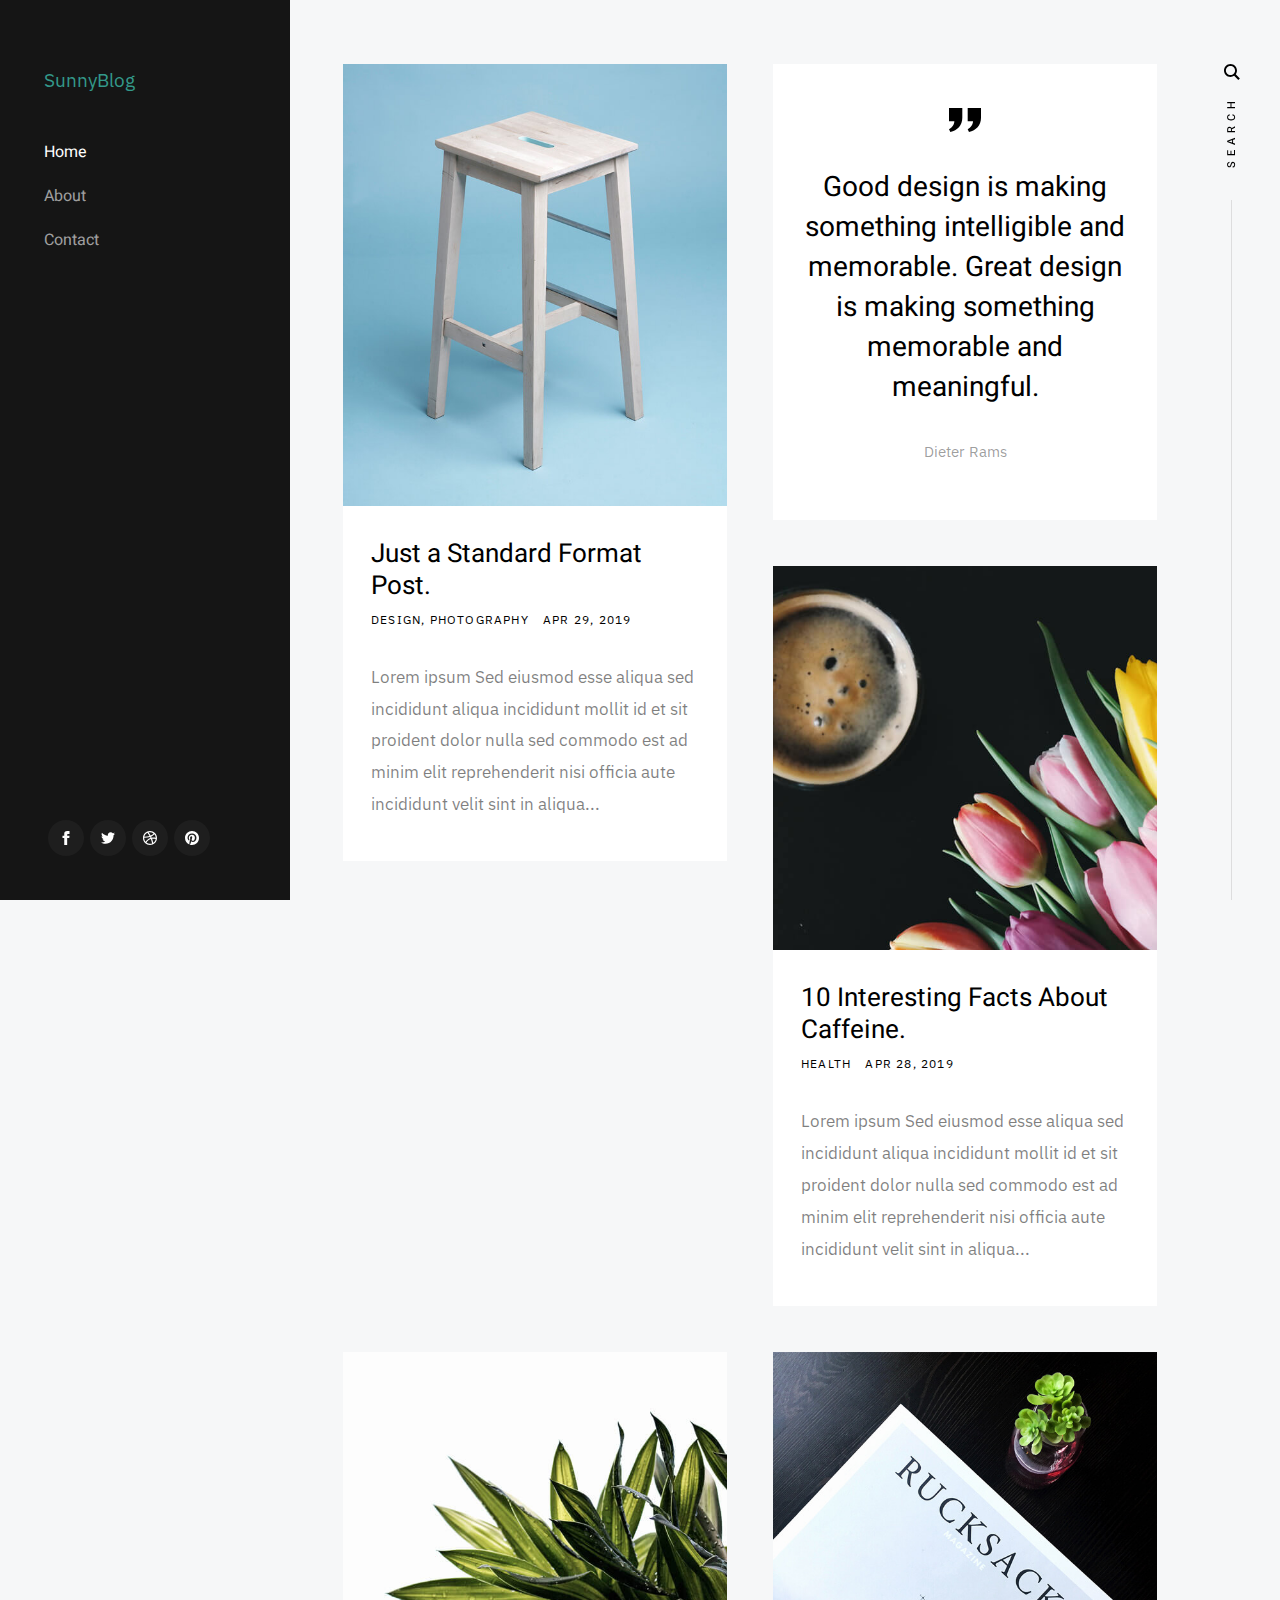
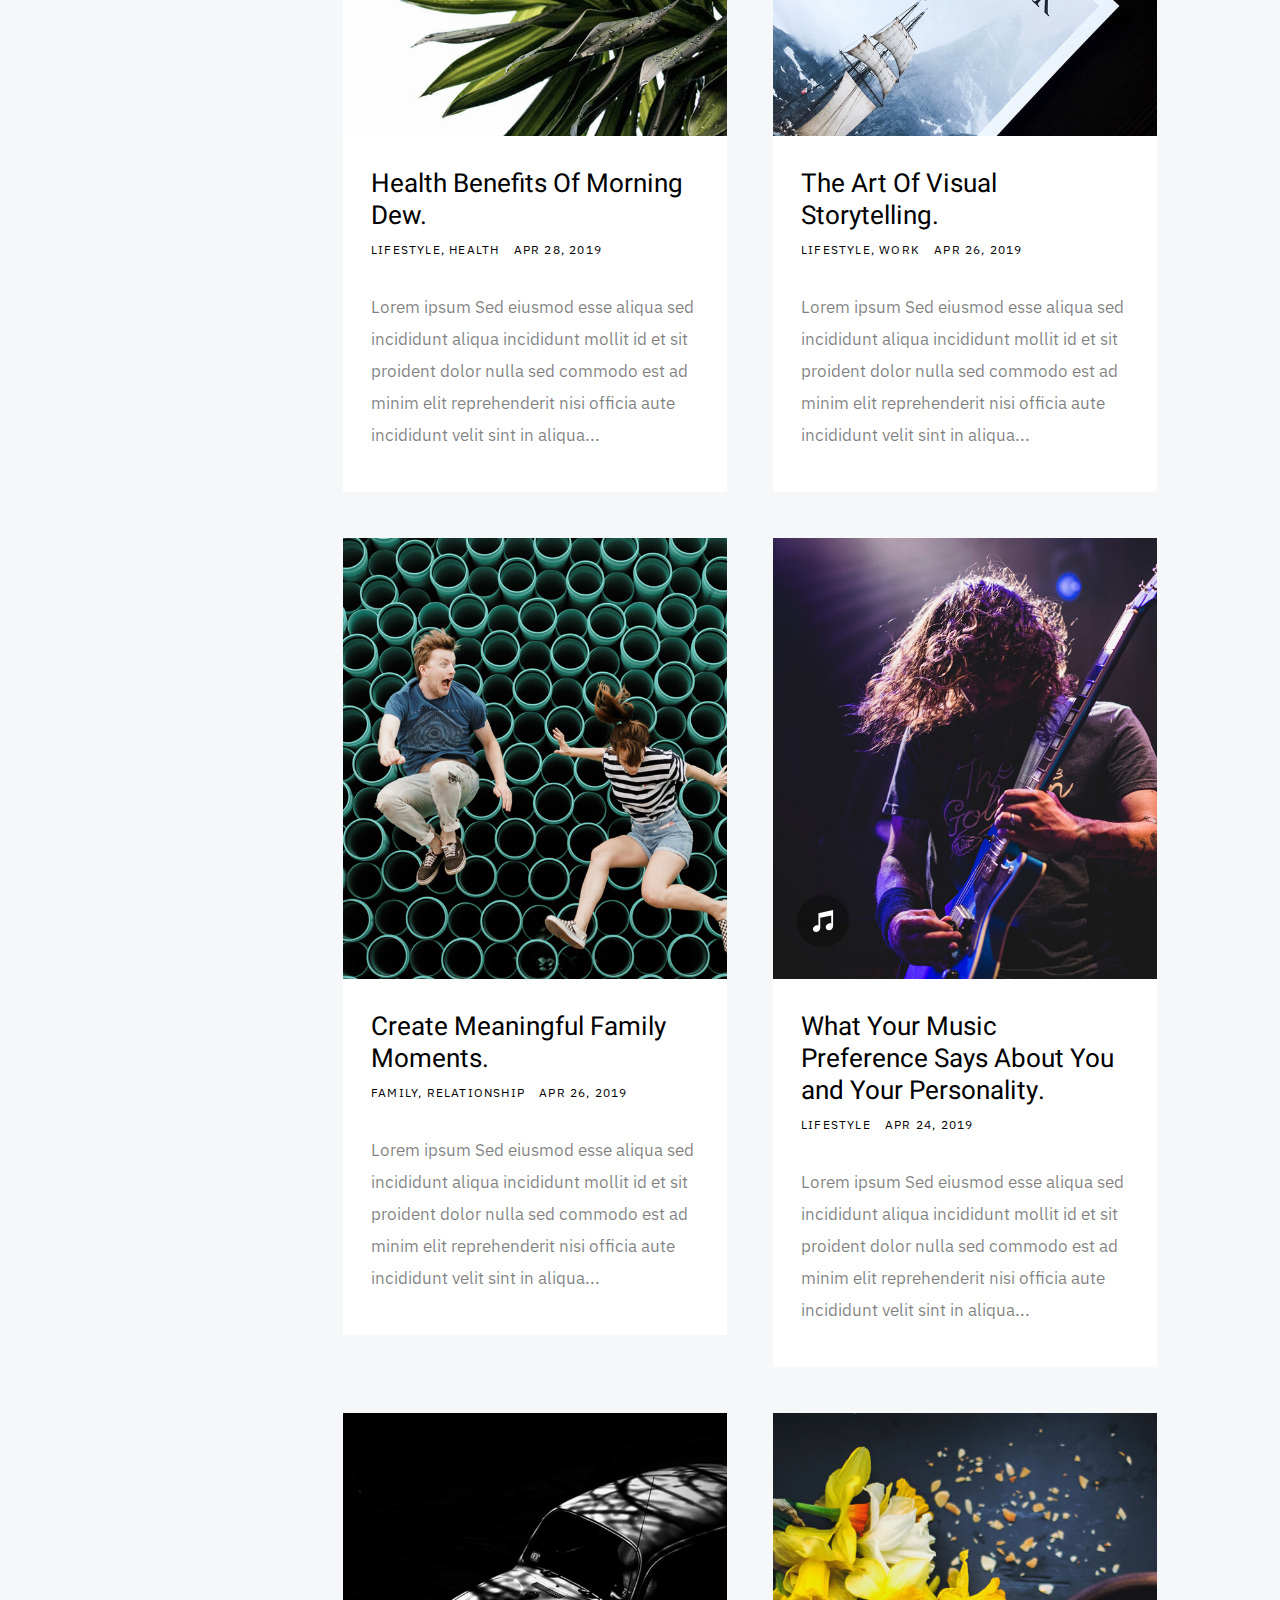
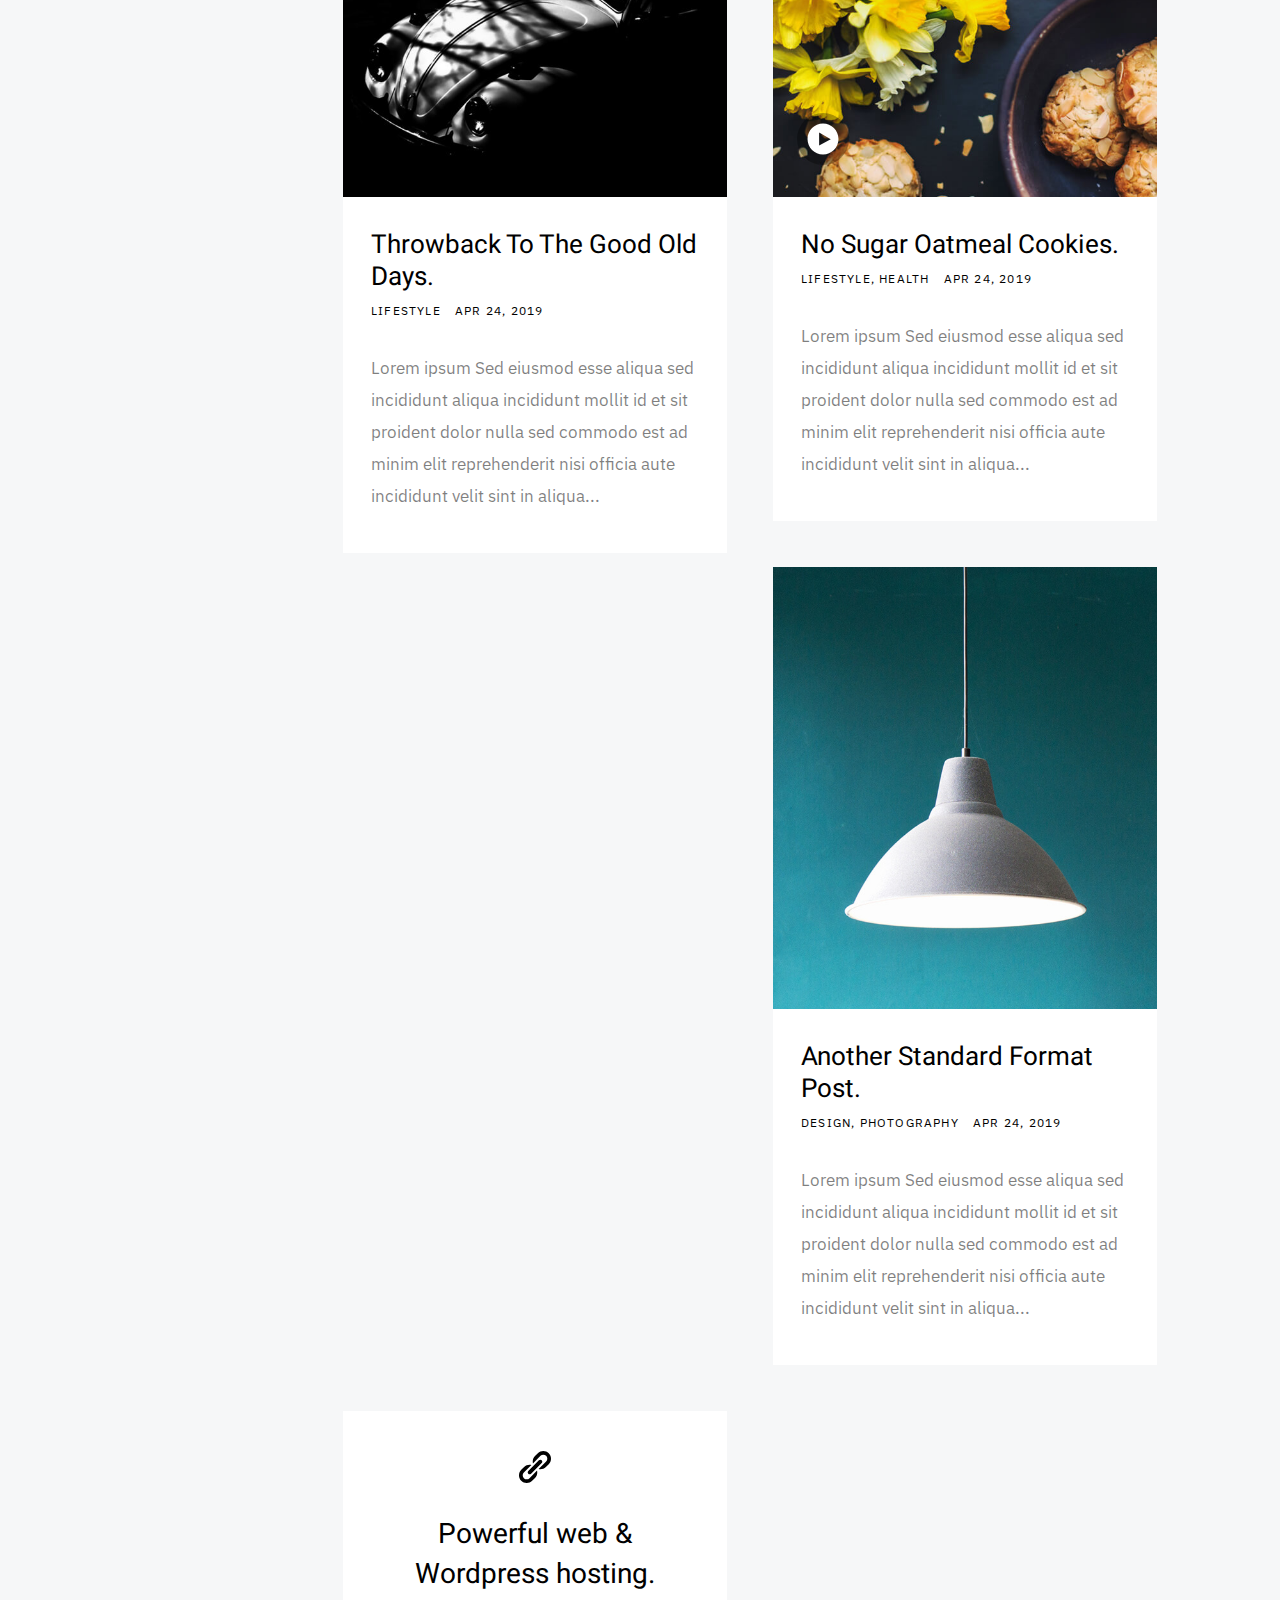
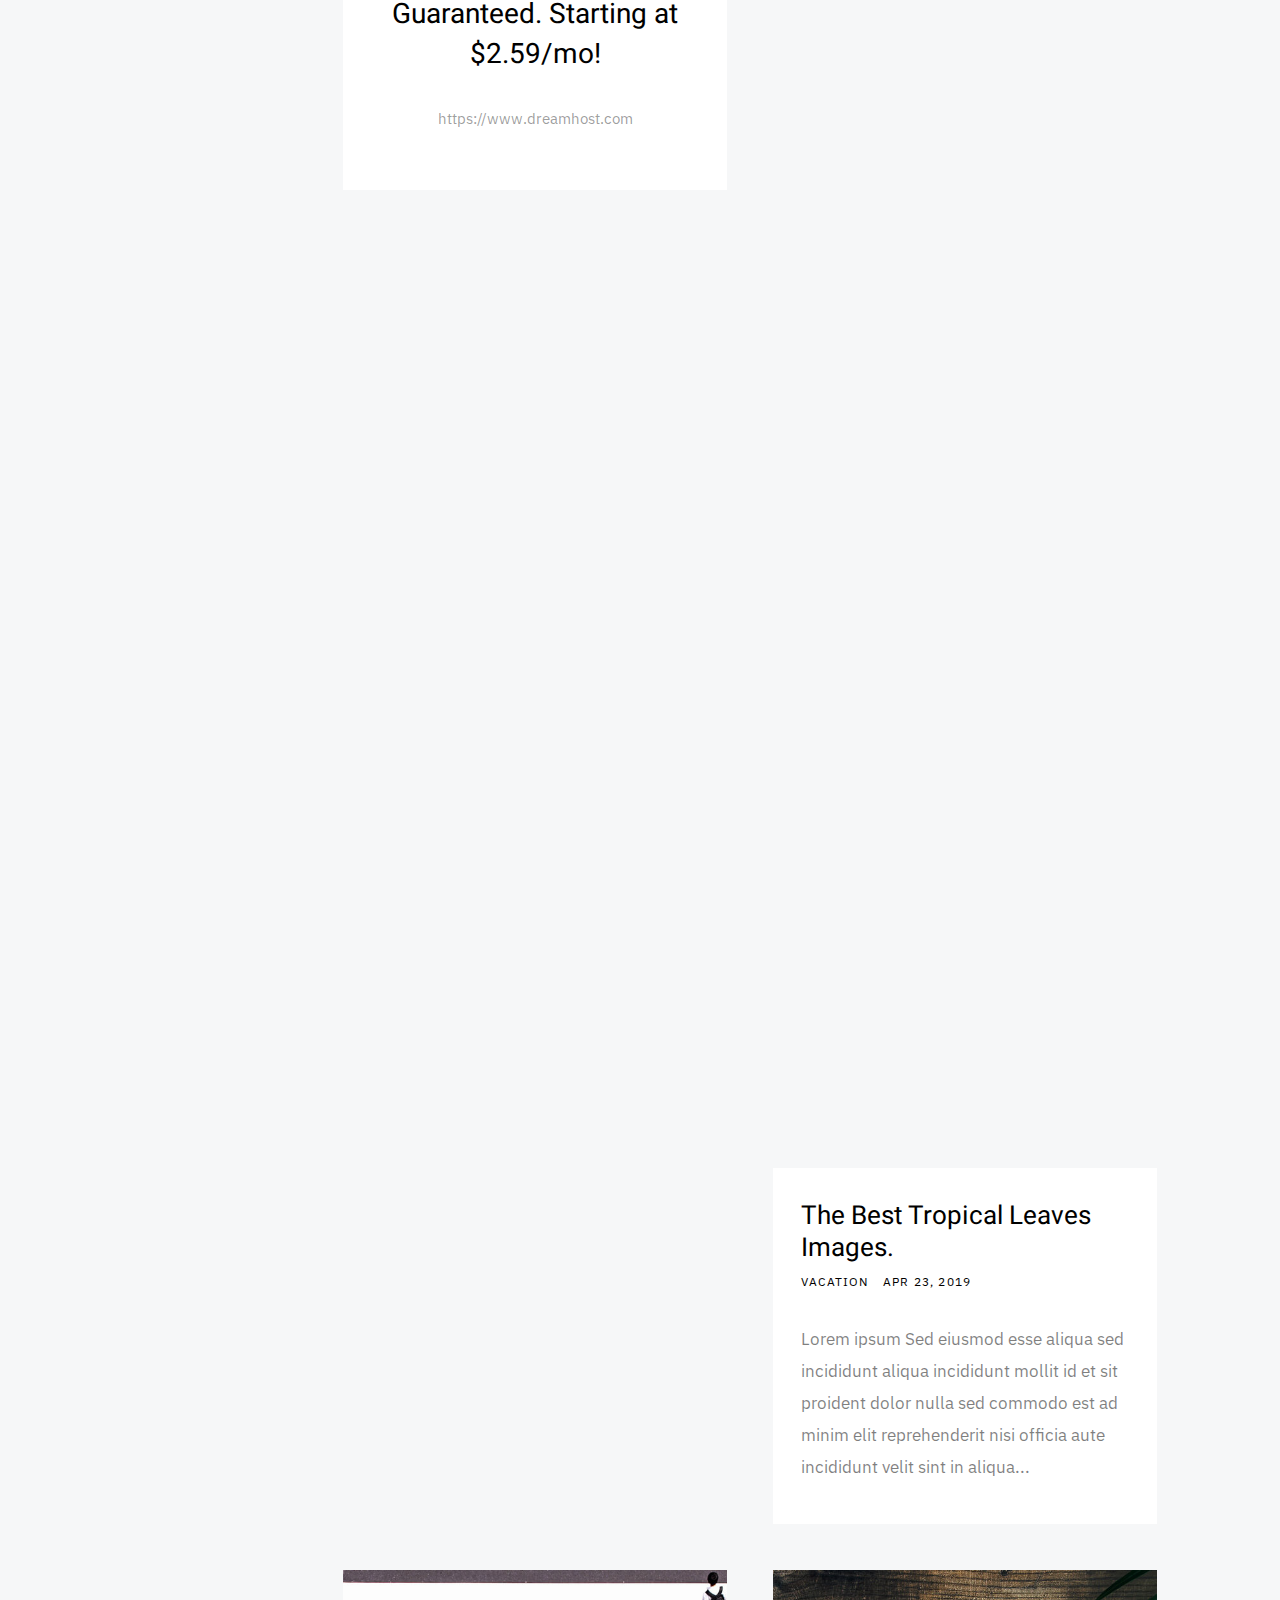
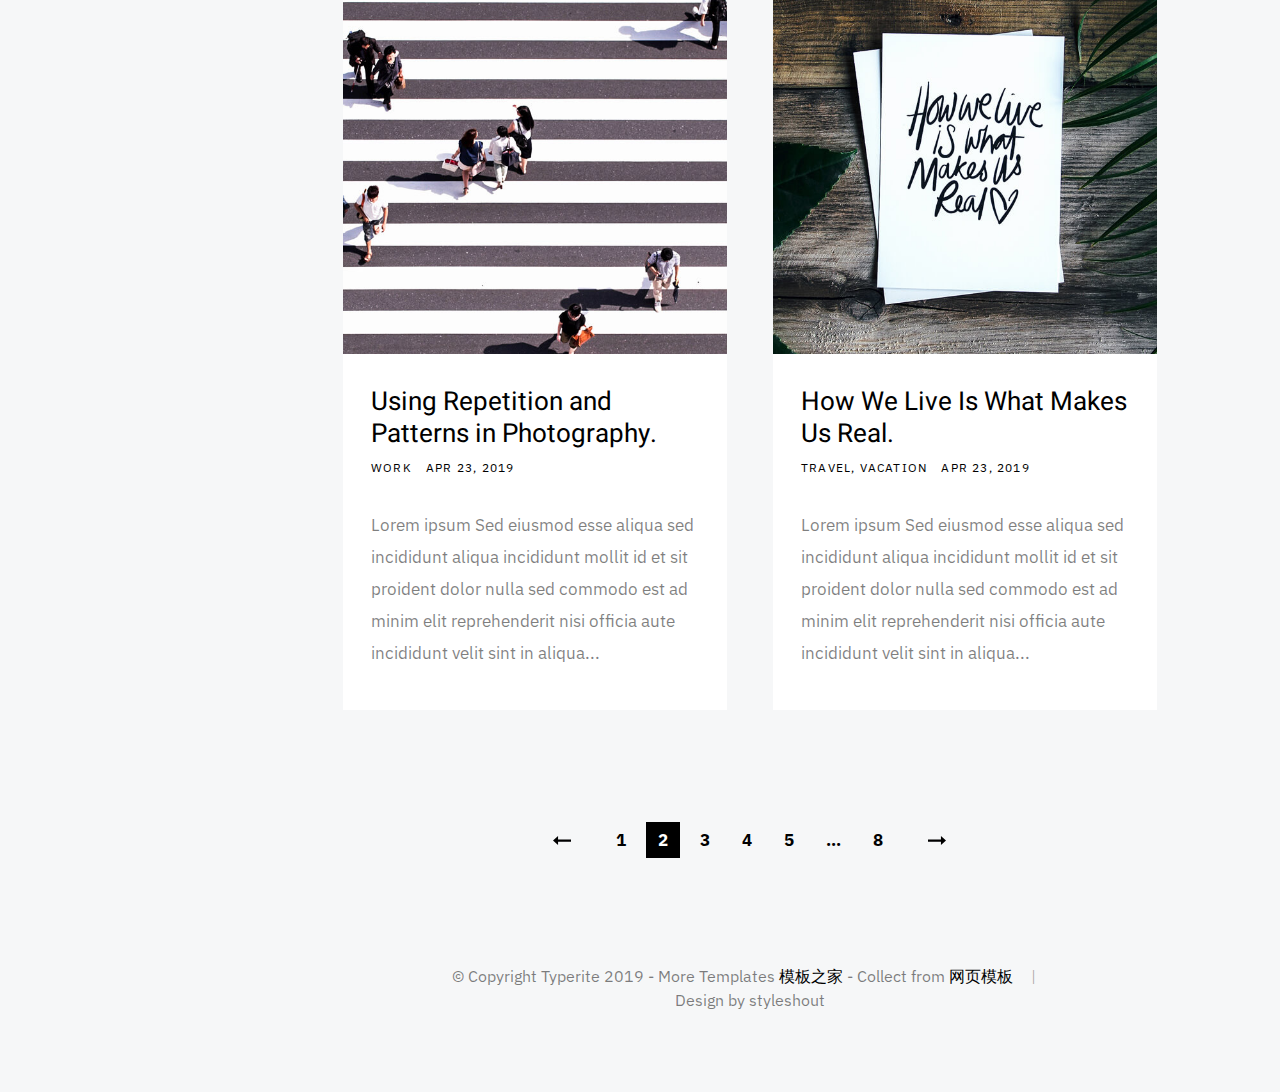
<file: src/main/resources/static/index.html>
<!DOCTYPE html>
<html class="no-js" lang="en" xmlns:th="http://www.thymeleaf.org">
<head>

    <!--- basic page needs
    ================================================== -->
    <meta charset="utf-8">
    <title>Typerite</title>
    <meta name="description" content="">
    <meta name="author" content="">

    <!-- mobile specific metas
    ================================================== -->
    <meta name="viewport" content="width=device-width, initial-scale=1">

    <!-- CSS
    ================================================== -->
    <link rel="stylesheet" href="css/base.css">
    <link rel="stylesheet" href="css/vendor.css">
    <link rel="stylesheet" href="css/main.css">

    <!-- script
    ================================================== -->
    <script th:src="@{/js/modernizr.js"></script>

    <!-- favicons
    ================================================== -->
    <link rel="apple-touch-icon" sizes="180x180" th:href="@{/images/apple-touch-icon.png}">
    <link rel="icon" type="image/png" sizes="32x32" th:href="@{/images/favicon-32x32.png}">
    <link rel="icon" type="image/png" sizes="16x16" th:href="@{/images/favicon-16x16.png}">
    <link rel="manifest" href="site.webmanifest">

</head>

<body>

    <!-- preloader
    ================================================== -->
    <div id="preloader">
        <div id="loader" class="dots-fade">
            <div></div>
            <div></div>
            <div></div>
        </div>
    </div>

    <div id="top" class="s-wrap site-wrapper">

        <!-- site header
        ================================================== -->
        <header class="s-header">

            <div class="header__top">
                <div class="header__logo">
                    <a class="site-logo" th:href="@{/index}">
                        <span>SunnyBlog</span>
                        <!--<img th:src="@{/images/logo.svg}" alt="Homepage">-->
                    </a>
                </div>

                <div class="header__search">
    
                    <form role="search" method="get" class="header__search-form" action="#">
                        <label>
                            <span class="hide-content">Search for:</span>
                            <input type="search" class="header__search-field" placeholder="Type Keywords" value="" name="s" title="Search for:" autocomplete="off">
                        </label>
                        <input type="submit" class="header__search-submit" value="Search">
                    </form>
        
                    <a href="#0" title="Close Search" class="header__search-close">Close</a>
        
                </div>  <!-- end header__search -->

                <!-- toggles -->
                <a href="#0" class="header__search-trigger"></a>
                <a href="#0" class="header__menu-toggle"><span>Menu</span></a>

            </div> <!-- end header__top -->

            <nav class="header__nav-wrap">

                <ul class="header__nav">
                    <li class="current"><a href="index.html" title="">Home</a></li>
                    <!--<li class="has-children">
                        <a href="#0" title="">Categories</a>
                        <ul class="sub-menu">
                        <li><a href="category.html">Lifestyle</a></li>
                        <li><a href="category.html">Health</a></li>
                        <li><a href="category.html">Family</a></li>
                        <li><a href="category.html">Management</a></li>
                        <li><a href="category.html">Travel</a></li>
                        <li><a href="category.html">Work</a></li>
                        </ul>
                    </li>-->
                    <!--<li class="has-children">
                        <a href="#0" title="">Blog Posts</a>
                        <ul class="sub-menu">
                        <li><a href="single-video.html">Video Post</a></li>
                        <li><a href="single-audio.html">Audio Post</a></li>
                        <li><a href="single-gallery.html">Gallery Post</a></li>
                        <li><a href="single-standard.html">Standard Post</a></li>
                        </ul>
                    </li>-->
                    <li><a href="page-about.html" title="">About</a></li>
                    <li><a href="page-contact.html" title="">Contact</a></li>
                </ul> <!-- end header__nav -->

                <ul class="header__social">
                    <li class="ss-facebook">
                        <a href="https://facebook.com/">
                            <span class="screen-reader-text">Facebook</span>
                        </a>
                    </li>
                    <li class="ss-twitter">
                        <a href="#0">
                            <span class="screen-reader-text">Twitter</span>
                        </a>
                    </li>
                    <li class="ss-dribbble">
                        <a href="#0">
                            <span class="screen-reader-text">Dribbble</span>
                        </a>
                    </li>
                    <li class="ss-pinterest">
                        <a href="#0">
                            <span class="screen-reader-text">Behance</span>
                        </a>
                    </li>
                </ul>

            </nav> <!-- end header__nav-wrap -->

            

        </header> <!-- end s-header -->

        <div class="s-content">
            
            <div class="masonry-wrap">

                <div class="masonry">
    
                    <div class="grid-sizer"></div>
    
                    <article class="masonry__brick entry format-standard animate-this">
                            
                        <div class="entry__thumb">
                            <a href="single-standard.html" class="entry__thumb-link">
                                <img th:src="@{/images/thumbs/masonry/woodcraft-600.jpg}"
                                        srcset="images/thumbs/masonry/woodcraft-600.jpg 1x, images/thumbs/masonry/woodcraft-1200.jpg 2x" alt="">
                            </a>
                        </div>
        
                        <div class="entry__text">
                            <div class="entry__header">
    
                                <h2 class="entry__title"><a href="single-standard.html">Just a Standard Format Post.</a></h2>
                                <div class="entry__meta">
                                    <span class="entry__meta-cat">
                                        <a href="category.html">Design</a> 
                                        <a href="category.html">Photography</a>
                                    </span>
                                    <span class="entry__meta-date">
                                        <a href="single-standard.html">Apr 29, 2019</a>
                                    </span>
                                </div>
                                
                            </div>
                            <div class="entry__excerpt">
                                <p>
                                Lorem ipsum Sed eiusmod esse aliqua sed incididunt aliqua incididunt mollit id et sit proident dolor nulla sed commodo est ad minim elit reprehenderit nisi officia aute incididunt velit sint in aliqua...
                                </p>
                            </div>
                        </div>
        
                    </article> <!-- end article -->
    
                    <article class="masonry__brick entry format-quote animate-this">
                            
                        <div class="entry__thumb">
                            <blockquote>
                                <p>Good design is making something intelligible and memorable. Great design is making something memorable and meaningful.</p>
    
                                <cite>Dieter Rams</cite>
                            </blockquote>
                        </div>   
        
                    </article> <!-- end article -->
    
                    <article class="masonry__brick entry format-standard animate-this">
                            
                        <div class="entry__thumb">
                            <a href="single-standard.html" class="entry__thumb-link">
                                <img th:src="@{/images/thumbs/masonry/tulips-600.jpg}"
                                        srcset="images/thumbs/masonry/tulips-600.jpg 1x, images/thumbs/masonry/tulips-1200.jpg 2x" alt="">
                            </a>
                        </div>
        
                        <div class="entry__text">
                            <div class="entry__header">
                                <h2 class="entry__title"><a href="single-standard.html">10 Interesting Facts About Caffeine.</a></h2>
                                <div class="entry__meta">
                                    <span class="entry__meta-cat">
                                        <a href="category.html">Health</a>
                                    </span>
                                    <span class="entry__meta-date">
                                        <a href="single-standard.html">Apr 28, 2019</a>
                                    </span>
                                </div>
                            </div>
                            <div class="entry__excerpt">
                                <p>
                                Lorem ipsum Sed eiusmod esse aliqua sed incididunt aliqua incididunt mollit id et sit proident dolor nulla sed commodo est ad minim elit reprehenderit nisi officia aute incididunt velit sint in aliqua...
                                </p>
                            </div>
                        </div>
        
                    </article> <!-- end article -->
                    
    
                    <article class="masonry__brick entry format-standard animate-this">
    
                        <div class="entry__thumb">
                            <a href="single-standard.html" class="entry__thumb-link">
                                <img th:src="@{/images/thumbs/masonry/dew-600.jpg}"
                                        srcset="images/thumbs/masonry/dew-600.jpg 1x, images/thumbs/masonry/dew-1200.jpg 2x" alt="">
                            </a>
                        </div>
        
                        <div class="entry__text">
                            <div class="entry__header">
                                <h2 class="entry__title"><a href="single-standard.html">Health Benefits Of Morning Dew.</a></h2>
                                <div class="entry__meta">
                                    <span class="entry__meta-cat">
                                        <a href="category.html">Lifestyle</a>
                                        <a href="category.html">Health</a>
                                    </span>
                                    <span class="entry__meta-date">
                                        <a href="single-standard.html">Apr 28, 2019</a>
                                    </span>
                                </div>
                            </div>
                            <div class="entry__excerpt">
                                <p>
                                Lorem ipsum Sed eiusmod esse aliqua sed incididunt aliqua incididunt mollit id et sit proident dolor nulla sed commodo est ad minim elit reprehenderit nisi officia aute incididunt velit sint in aliqua...
                                </p>
                            </div>
                        </div>
        
                    </article> <!-- end article -->
    
                    <article class="masonry__brick entry format-standard animate-this">
    
                            <div class="entry__thumb">
                                <a href="single-standard.html" class="entry__thumb-link">
                                    <img th:src="@{/images/thumbs/masonry/rucksack-600.jpg}"
                                            srcset="images/thumbs/masonry/rucksack-600.jpg 1x, images/thumbs/masonry/rucksack-1200.jpg 2x" alt="">
                                </a>
                            </div>
            
                            <div class="entry__text">
                                <div class="entry__header">
                                    
                                    <h2 class="entry__title"><a href="single-standard.html">The Art Of Visual Storytelling.</a></h2>
                                    
                                    <div class="entry__meta">
                                        <span class="entry__meta-cat">
                                            <a href="category.html">Lifestyle</a>
                                            <a href="category.html">Work</a>
                                        </span>
                                        <span class="entry__meta-date">
                                            <a href="single-standard.html">Apr 26, 2019</a>
                                        </span>
                                    </div>
                                </div>
                                <div class="entry__excerpt">
                                    <p>
                                    Lorem ipsum Sed eiusmod esse aliqua sed incididunt aliqua incididunt mollit id et sit proident dolor nulla sed commodo est ad minim elit reprehenderit nisi officia aute incididunt velit sint in aliqua...
                                    </p>
                                </div>
                            </div>
            
                        </article> <!-- end article -->
    
                    <article class="masonry__brick entry format-standard animate-this">
    
                        <div class="entry__thumb">
                            <a href="single-standard.html" class="entry__thumb-link">
                                <img th:src="@{/images/thumbs/masonry/jump-600.jpg}"
                                        srcset="images/thumbs/masonry/jump-600.jpg 1x, images/thumbs/masonry/jump-1200.jpg 2x" alt="">
                            </a>
                        </div>
    
                        <div class="entry__text">
                            <div class="entry__header">
                                
                                <h2 class="entry__title"><a href="single-standard.html">Create Meaningful Family Moments.</a></h2>
                                <div class="entry__meta">
                                    <span class="entry__meta-cat">
                                        <a href="category.html">Family</a>
                                        <a href="category.html">Relationship</a>
                                    </span>
                                    <span class="entry__meta-date">
                                        <a href="single-standard.html">Apr 26, 2019</a>
                                    </span>
                                </div>
                            </div>
                            <div class="entry__excerpt">
                                <p>
                                Lorem ipsum Sed eiusmod esse aliqua sed incididunt aliqua incididunt mollit id et sit proident dolor nulla sed commodo est ad minim elit reprehenderit nisi officia aute incididunt velit sint in aliqua...
                                </p>
                            </div>
                        </div>
    
                    </article> <!-- end article -->
    
                    <article class="masonry__brick entry format-audio animate-this">
    
                        <div class="entry__thumb">
                            <a href="single-audio.html" class="entry__thumb-link">
                                <img th:src="@{/images/thumbs/masonry/guitarist-600.jpg}"
                                     srcset="images/thumbs/masonry/guitarist-600.jpg 1x, images/thumbs/masonry/guitarist-1200.jpg 2x" alt="">
                            </a>
                        </div>
    
                        <div class="entry__text">
                            <div class="entry__header">
                                <h2 class="entry__title"><a href="single-audio.html">What Your Music Preference Says About You and Your Personality.</a></h2>
                                <div class="entry__meta">
                                    <span class="entry__meta-cat">
                                        <a href="category.html">Lifestyle</a>
                                    </span>
                                    <span class="entry__meta-date">
                                        <a href="single-standard.html">Apr 24, 2019</a>
                                    </span>
                                </div>
                            </div>
                            <div class="entry__excerpt">
                                <p>
                                    Lorem ipsum Sed eiusmod esse aliqua sed incididunt aliqua incididunt mollit id et sit proident dolor nulla sed commodo est ad minim elit reprehenderit nisi officia aute incididunt velit sint in aliqua...
                                </p>
                            </div>
                        </div>
    
                    </article> <!-- end article -->
                    <div class="tlinks">Collect from <a href="http://www.cssmoban.com/"  title="网站模板">网站模板</a></div>
    
                    <article class="masonry__brick entry format-standard animate-this">
    
                        <div class="entry__thumb">
                            <a href="single-standard.html" class="entry__thumb-link">
                                <img th:src="@{/images/thumbs/masonry/beetle-600.jpg}"
                                        srcset="images/thumbs/masonry/beetle-600.jpg 1x, images/thumbs/masonry/beetle-1200.jpg 2x" alt="">
                            </a>
                        </div>
    
                        <div class="entry__text">
                            <div class="entry__header">
                                <h2 class="entry__title"><a href="single-standard.html">Throwback To The Good Old Days.</a></h2>
                                <div class="entry__meta">
                                    <span class="entry__meta-cat">
                                        <a href="category.html">Lifestyle</a>
                                    </span>
                                    <span class="entry__meta-date">
                                        <a href="single-standard.html">Apr 24, 2019</a>
                                    </span>
                                </div>
                            </div>
                            <div class="entry__excerpt">
                                <p>
                                Lorem ipsum Sed eiusmod esse aliqua sed incididunt aliqua incididunt mollit id et sit proident dolor nulla sed commodo est ad minim elit reprehenderit nisi officia aute incididunt velit sint in aliqua...
                                </p>
                            </div>
                        </div>
    
                    </article> <!-- end article -->
    
                    <article class="masonry__brick entry format-video animate-this">
                            
                        <div class="entry__thumb video-image">
                            <a href="https://player.vimeo.com/video/117310401?color=339989&title=0&byline=0&portrait=0" data-lity class="entry__thumb-link">
                                <img th:src="@{/images/thumbs/masonry/cookies-600.jpg}"
                                     srcset="images/thumbs/masonry/cookies-600.jpg 1x, images/thumbs/masonry/cookies-1200.jpg 2x" alt="">
                            </a>
                        </div>
        
                        <div class="entry__text">
                            <div class="entry__header">
                                <h2 class="entry__title"><a href="single-video.html">No Sugar Oatmeal Cookies.</a></h2>
                                <div class="entry__meta">
                                    <span class="entry__meta-cat">
                                        <a href="category.html">Lifestyle</a>
                                        <a href="category.html">Health</a>
                                    </span>
                                    <span class="entry__meta-date">
                                        <a href="single-standard.html">Apr 24, 2019</a>
                                    </span>
                                </div>
                            </div>
                            <div class="entry__excerpt">
                                <p>
                                Lorem ipsum Sed eiusmod esse aliqua sed incididunt aliqua incididunt mollit id et sit proident dolor nulla sed commodo est ad minim elit reprehenderit nisi officia aute incididunt velit sint in aliqua...
                                </p>
                            </div>
                        </div>
        
                    </article> <!-- end article -->
    
                    <article class="masonry__brick entry format-standard animate-this">
    
                        <div class="entry__thumb">
                            <a href="single-standard.html" class="entry__thumb-link">
                                <img th:src="@{/images/thumbs/masonry/lamp-600.jpg}"
                                        srcset="images/thumbs/masonry/lamp-600.jpg 1x, images/thumbs/masonry/lamp-1200.jpg 2x" alt="">
                            </a>
                        </div>
    
                        <div class="entry__text">
                            <div class="entry__header">
                                <h2 class="entry__title"><a href="single-standard.html">Another Standard Format Post.</a></h2>
                                <div class="entry__meta">
                                    <span class="entry__meta-cat">
                                        <a href="category.html">Design</a>
                                        <a href="category.html">Photography</a>
                                    </span>
                                    <span class="entry__meta-date">
                                        <a href="single-standard.html">Apr 24, 2019</a>
                                    </span>
                                </div>
                            </div>
                            <div class="entry__excerpt">
                                <p>
                                Lorem ipsum Sed eiusmod esse aliqua sed incididunt aliqua incididunt mollit id et sit proident dolor nulla sed commodo est ad minim elit reprehenderit nisi officia aute incididunt velit sint in aliqua...
                                </p>
                            </div>
                        </div>
    
                    </article> <!-- end article -->
    
                    <article class="masonry__brick entry format-link animate-this">
                        
                        <div class="entry__thumb">
                            <div class="link-wrap">
                                <h2>Powerful web & Wordpress hosting. Guaranteed. Starting at $2.59/mo!</h2>
                                <cite>
                                    <a target="_blank" href="https://www.dreamhost.com/r.cgi?287326">https://www.dreamhost.com</a>
                                </cite>
                            </div>
                        </div>
                        
                    </article> <!-- end article -->
    
                    <article class="masonry__brick entry format-gallery animate-this">
                            
                        <div class="entry__thumb slider">
                            <div class="slider__slides">
                                <div class="slider__slide">
                                    <img th:src="@{/images/thumbs/masonry/gallery/slide-1-600.jpg}"
                                         srcset="images/thumbs/masonry/gallery/slide-1-600.jpg 1x, images/thumbs/masonry/gallery/slide-1-1200.jpg 2x" alt=""> 
                                </div>
                                <div class="slider__slide">
                                    <img th:src="@{/images/thumbs/masonry/gallery/slide-2-600.jpg}"
                                         srcset="images/thumbs/masonry/gallery/slide-2-600.jpg 1x, images/thumbs/masonry/gallery/slide-2-1200.jpg 2x" alt=""> 
                                </div>
                                <div class="slider__slide">
                                    <img th:src="@{/images/thumbs/masonry/gallery/slide-3-600.jpg}"
                                         srcset="images/thumbs/masonry/gallery/slide-3-600.jpg 1x, images/thumbs/masonry/gallery/slide-3-1200.jpg 2x" alt="">  
                                </div>
                            </div>
                        </div>
        
                        <div class="entry__text">
                            <div class="entry__header">
                                <h2 class="entry__title"><a href="single-gallery.html">The Best Tropical Leaves Images.</a></h2>
                                <div class="entry__meta">
                                    <span class="entry__meta-cat">
                                        <a href="category.html">Vacation</a>
                                    </span>
                                    <span class="entry__meta-date">
                                        <a href="single-standard.html">Apr 23, 2019</a>
                                    </span>
                                </div>
                            </div>
                            <div class="entry__excerpt">
                                <p>
                                    Lorem ipsum Sed eiusmod esse aliqua sed incididunt aliqua incididunt mollit id et sit proident dolor nulla sed commodo est ad minim elit reprehenderit nisi officia aute incididunt velit sint in aliqua...
                                </p>
                            </div>
                        </div>
        
                    </article> <!-- end article -->
    
                    <article class="masonry__brick entry format-standard animate-this">
    
                        <div class="entry__thumb">
                            <a href="single-standard.html" class="entry__thumb-link">
                                <img th:src="@{/images/thumbs/masonry/walk-600.jpg}"
                                        srcset="images/thumbs/masonry/walk-600.jpg 1x, images/thumbs/masonry/walk-1200.jpg 2x" alt="">
                            </a>
                        </div>
    
                        <div class="entry__text">
                            <div class="entry__header">
                                <h2 class="entry__title"><a href="single-standard.html">Using Repetition and Patterns in Photography.</a></h2>
                                <div class="entry__meta">
                                    <span class="entry__meta-cat">
                                        <a href="category.html">Work</a>
                                    </span>
                                    <span class="entry__meta-date">
                                        <a href="single-standard.html">Apr 23, 2019</a>
                                    </span>
                                </div>
                            </div>
                            <div class="entry__excerpt">
                                <p>
                                    Lorem ipsum Sed eiusmod esse aliqua sed incididunt aliqua incididunt mollit id et sit proident dolor nulla sed commodo est ad minim elit reprehenderit nisi officia aute incididunt velit sint in aliqua...
                                </p>
                            </div>
                        </div>
    
                    </article> <!-- end article -->
    
                    <article class="masonry__brick entry format-standard animate-this">
    
                        <div class="entry__thumb">
                            <a href="single-standard.html" class="entry__thumb-link">
                                <img th:src="@{/images/thumbs/masonry/real-600.jpg}"
                                        srcset="images/thumbs/masonry/real-600.jpg 1x, images/thumbs/masonry/real-1200.jpg 2x" alt="">
                            </a>
                        </div>
    
                        <div class="entry__text">
                            <div class="entry__header">
                                <h2 class="entry__title"><a href="single-standard.html">How We Live Is What Makes Us Real.</a></h2>
                                <div class="entry__meta">
                                    <span class="entry__meta-cat">
                                        <a href="category.html">Travel</a>
                                        <a href="category.html">Vacation</a>
                                    </span>
                                    <span class="entry__meta-date">
                                        <a href="single-standard.html">Apr 23, 2019</a>
                                    </span>
                                </div>
                            </div>
                            <div class="entry__excerpt">
                                <p>
                                    Lorem ipsum Sed eiusmod esse aliqua sed incididunt aliqua incididunt mollit id et sit proident dolor nulla sed commodo est ad minim elit reprehenderit nisi officia aute incididunt velit sint in aliqua...
                                </p>
                            </div>
                        </div>
    
                    </article> <!-- end article -->
    
                </div> <!-- end masonry -->

            </div> <!-- end masonry-wrap -->

            <div class="row">
                <div class="column large-full">
                    <nav class="pgn">
                        <ul>
                            <li><a class="pgn__prev" href="#0">Prev</a></li>
                            <li><a class="pgn__num" href="#0">1</a></li>
                            <li><span class="pgn__num current">2</span></li>
                            <li><a class="pgn__num" href="#0">3</a></li>
                            <li><a class="pgn__num" href="#0">4</a></li>
                            <li><a class="pgn__num" href="#0">5</a></li>
                            <li><span class="pgn__num dots">…</span></li>
                            <li><a class="pgn__num" href="#0">8</a></li>
                            <li><a class="pgn__next" href="#0">Next</a></li>
                        </ul>
                    </nav>
                </div>
            </div>

        </div> <!-- end s-content -->


        <!-- footer
        ================================================== -->
        <footer class="s-footer">
            <div class="row">
                <div class="column large-full footer__content">
                    <div class="footer__copyright">
                        <span>© Copyright Typerite 2019 - More Templates <a href="http://www.cssmoban.com/" target="_blank" title="模板之家">模板之家</a> - Collect from <a href="http://www.cssmoban.com/" title="网页模板" target="_blank">网页模板</a>
</span> <span>Design by styleshout</span>
                    </div>
                </div>
            </div>

            <div class="go-top">
                <a class="smoothscroll" title="Back to Top" href="#top"></a>
            </div>
        </footer>

    </div> <!-- end s-wrap -->


    <!-- Java Script
    ================================================== -->
    <script th:src="@{/js/jquery-3.2.1.min.js}"></script>
    <script th:src="@{/js/plugins.js}"></script>
    <script th:src="@{/js/main.js}"></script>

</body>
</file>
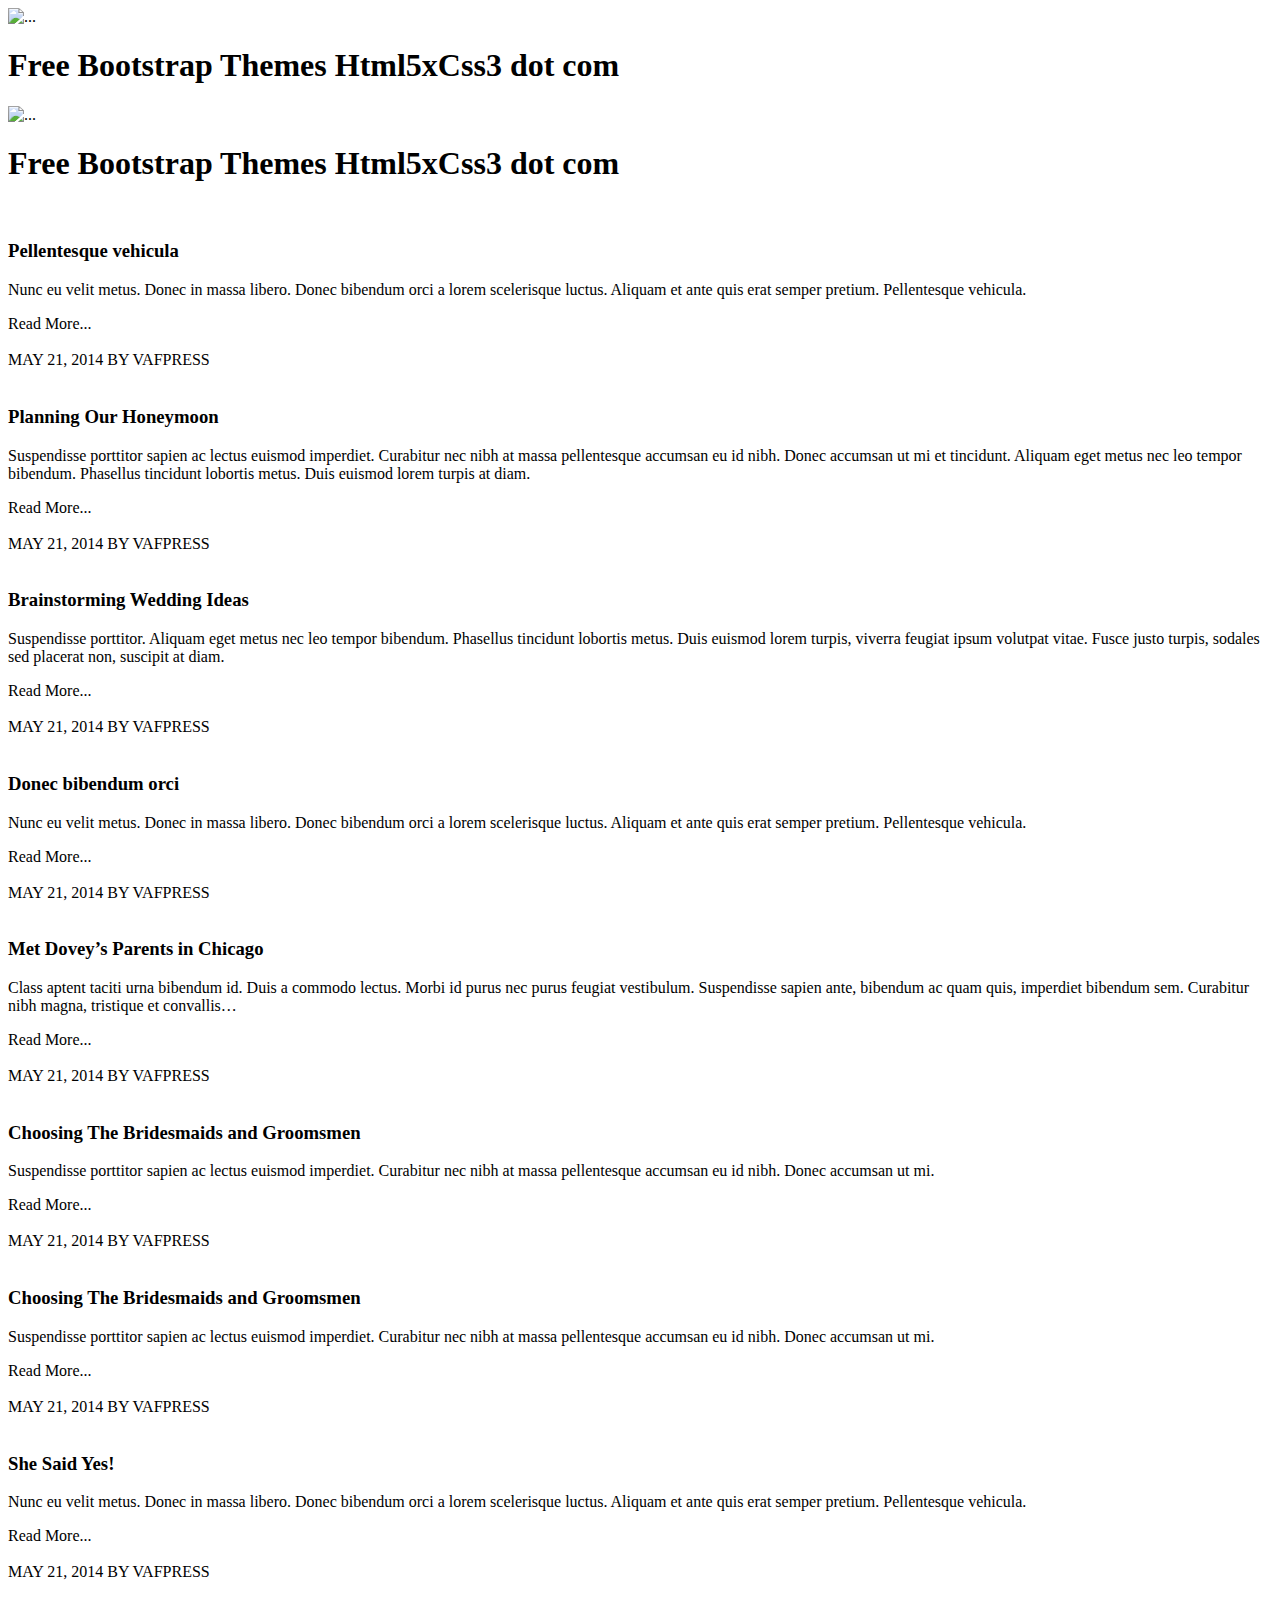
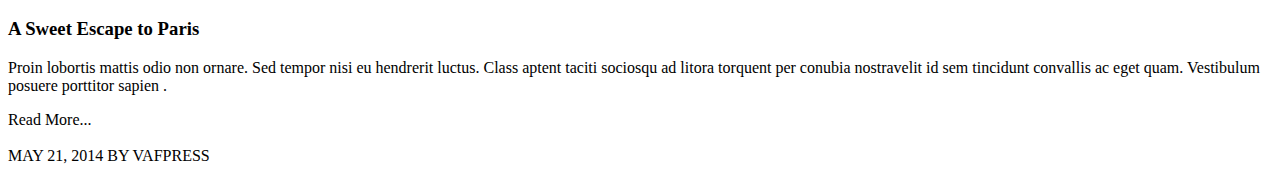
<file: src/main/resources/templates/index.html>
<!DOCTYPE html>
<html xmlns:th="http://www.thymeleaf.org">
  <!-- META DATA -->
  <header th:replace="/header::header-fragment"></header>
 <body class="sub-page">
	<!-- CAROUSEL -->
	<div th:replace="/header::header-nav"></div>
	<div id="carousel-example-generic" class="carousel slide hidden-xs" data-ride="carousel" data-interval="4000">
		<!-- Wrapper for slides -->
		<div class="carousel-inner">
			<div class="item active">
				<img th:src="@{/assets/images/banner1.jpg}" alt="...">
				<!-- Static Header -->
				<div class="container">
				<div class="header-text hidden-xs">
					<div class="col-md-12 text-center">
						<h1>Free Bootstrap Themes Html5xCss3 dot com</h1>
					</div>
				</div><!-- /header-text -->
				</div>
			</div>
			<div class="item">
				<img th:src="@{/assets/images/banner2.jpg}" alt="...">
				<!-- Static Header -->
				<div class="header-text hidden-xs">
					<div class="col-md-12 text-center">
						<h1>Free Bootstrap Themes Html5xCss3 dot com</h1>
					</div>
				</div><!-- /header-text -->
			</div>
			
		</div>
		<!-- Controls -->
		<a class="left carousel-control" href="#carousel-example-generic" role="button" data-slide="prev">
			<span class="glyphicon glyphicon-chevron-left"></span>
		</a>
		<a class="right carousel-control" href="#carousel-example-generic" role="button" data-slide="next">
			<span class="glyphicon glyphicon-chevron-right"></span>
		</a>
	</div> <!-- Carousel -->
	
	<div id="page-content">
		<section class="box-content box-1">
			<div class="container">
				<div class="row">

					<div class="col-md-4">
						<div class="box-item">
							<img th:src="@{/assets/images/13.jpg}" class="img-responsive"/>
							<div class="content">
								<h3>Pellentesque vehicula</h3>
								<p>Nunc eu velit metus. Donec in massa libero. Donec bibendum orci a lorem scelerisque luctus. Aliquam et ante quis erat semper pretium. Pellentesque vehicula.</p>
								<a th:href="@{/detail}">Read More...</a>
								<br><br>
								<span>MAY 21, 2014 BY VAFPRESS</span><br>
							</div>
						</div>
						<div class="box-item">
							<img th:src="@{/assets/images/1.jpg}" class="img-responsive"/>
							<div class="content">
								<h3>Planning Our Honeymoon</h3>
								<p>Suspendisse porttitor sapien ac lectus euismod imperdiet. Curabitur nec nibh at massa pellentesque accumsan eu id nibh. Donec accumsan ut mi et tincidunt. Aliquam eget metus nec leo tempor bibendum. Phasellus tincidunt lobortis metus. Duis euismod lorem turpis at diam.</p>
								<a th:href="@{/detail}">Read More...</a>
								<br><br>
								<span>MAY 21, 2014 BY VAFPRESS</span><br>
							</div>
						</div>
						<div class="box-item">
							<img th:src="@{/assets/images/2.jpg}" class="img-responsive"/>
							<div class="content">
								<h3>Brainstorming Wedding Ideas</h3>
								<p>Suspendisse porttitor. Aliquam eget metus nec leo tempor bibendum. Phasellus tincidunt lobortis metus. Duis euismod lorem turpis, viverra feugiat ipsum volutpat vitae. Fusce justo turpis, sodales sed placerat non, suscipit at diam.</p>
								<a th:href="@{/detail}">Read More...</a>
								<br><br>
								<span>MAY 21, 2014 BY VAFPRESS</span><br>
							</div>
						</div>
					</div>
					<div class="col-md-4">
						<div class="box-item">
							<img th:src="@{/assets/images/3.jpg}" class="img-responsive"/>
							<div class="content">
								<h3>Donec bibendum orci</h3>
								<p>Nunc eu velit metus. Donec in massa libero. Donec bibendum orci a lorem scelerisque luctus. Aliquam et ante quis erat semper pretium. Pellentesque vehicula.</p>
								<a th:href="@{/detail}">Read More...</a>
								<br><br>
								<span>MAY 21, 2014 BY VAFPRESS</span><br>
							</div>
						</div>
						<div class="box-item">
							<img th:src="@{/assets/images/4.jpg}" class="img-responsive"/>
							<div class="content">
								<h3>Met Dovey’s Parents in Chicago</h3>
								<p>Class aptent taciti urna bibendum id. Duis a commodo lectus. Morbi id purus nec purus feugiat vestibulum. Suspendisse sapien ante, bibendum ac quam quis, imperdiet bibendum sem. Curabitur nibh magna, tristique et convallis…</p>
								<a th:href="@{/detail}">Read More...</a>
								<br><br>
								<span>MAY 21, 2014 BY VAFPRESS</span><br>
							</div>
						</div>
						<div class="box-item">
							<img th:src="@{/assets/images/8.jpg}" class="img-responsive"/>
							<div class="content">
								<h3>Choosing The Bridesmaids and Groomsmen</h3>
								<p>Suspendisse porttitor sapien ac lectus euismod imperdiet. Curabitur nec nibh at massa pellentesque accumsan eu id nibh. Donec accumsan ut mi.</p>
								<a th:href="@{/detail}">Read More...</a>
								<br><br>
								<span>MAY 21, 2014 BY VAFPRESS</span><br>
							</div>
						</div>
					</div>


					<div class="col-md-4">
						<div class="box-item">
							<img th:src="@{/assets/images/5.jpg}" class="img-responsive"/>
							<div class="content">
								<h3>Choosing The Bridesmaids and Groomsmen</h3>
								<p>Suspendisse porttitor sapien ac lectus euismod imperdiet. Curabitur nec nibh at massa pellentesque accumsan eu id nibh. Donec accumsan ut mi.</p>
								<a th:href="@{/detail}">Read More...</a>
								<br><br>
								<span>MAY 21, 2014 BY VAFPRESS</span><br>
							</div>
						</div>
						<div class="box-item">
							<img th:src="@{/assets/images/12.jpg}" class="img-responsive"/>
							<div class="content">
								<h3>She Said Yes!</h3>
								<p>Nunc eu velit metus. Donec in massa libero. Donec bibendum orci a lorem scelerisque luctus. Aliquam et ante quis erat semper pretium. Pellentesque vehicula.</p>
								<a th:href="@{/detail}">Read More...</a>
								<br><br>
								<span>MAY 21, 2014 BY VAFPRESS</span><br>
							</div>
						</div>
						<div class="box-item">
							<img th:src="@{/assets/images/6.jpg}" class="img-responsive"/>
							<div class="content">
								<h3>A Sweet Escape to Paris</h3>
								<p>Proin lobortis mattis odio non ornare. Sed tempor nisi eu hendrerit luctus. Class aptent taciti sociosqu ad litora torquent per conubia nostravelit id sem tincidunt convallis ac eget quam. Vestibulum posuere porttitor sapien .</p>
								<a th:href="@{/detail}">Read More...</a>
								<br><br>
								<span>MAY 21, 2014 BY VAFPRESS</span><br>
							</div>
						</div>
					</div>
				</div>
			</div>
		</section>
	</div>

</body>
  <div th:replace="/footer::footer"></div>
</html>
</file>
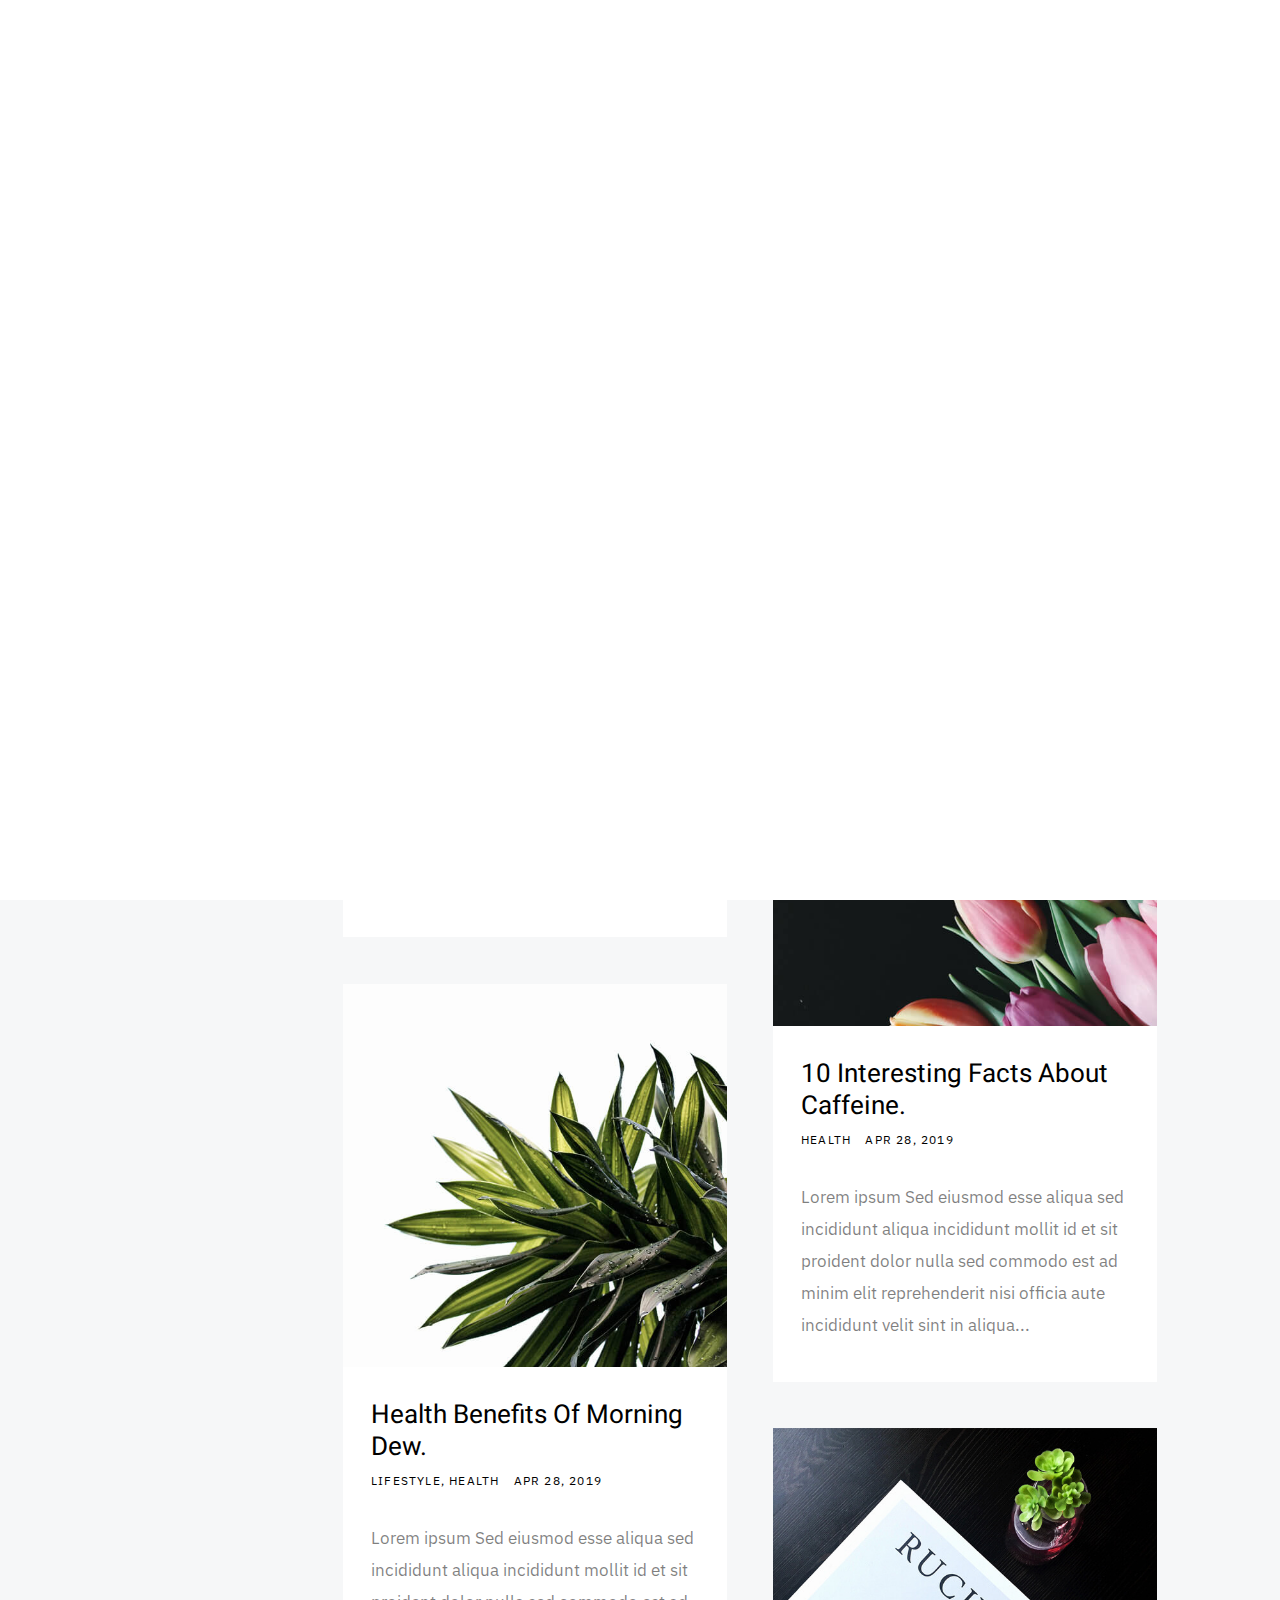
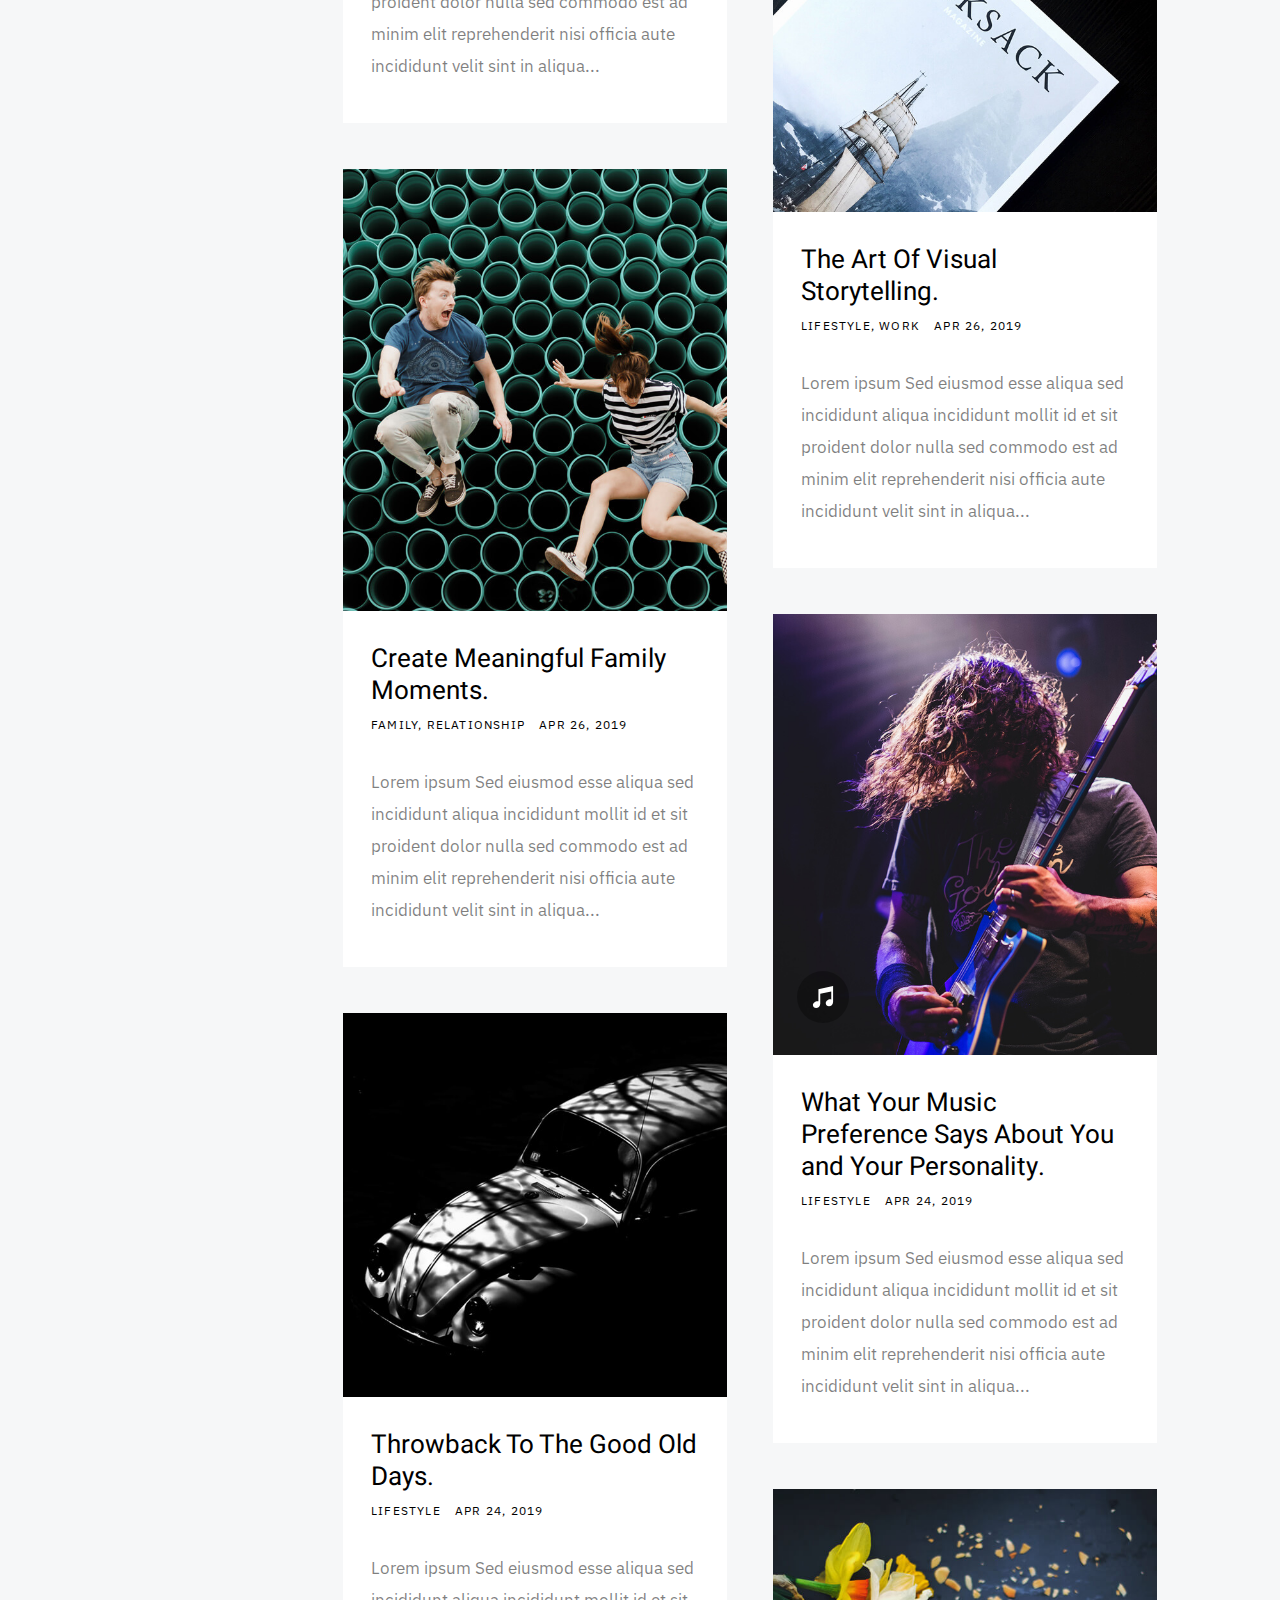
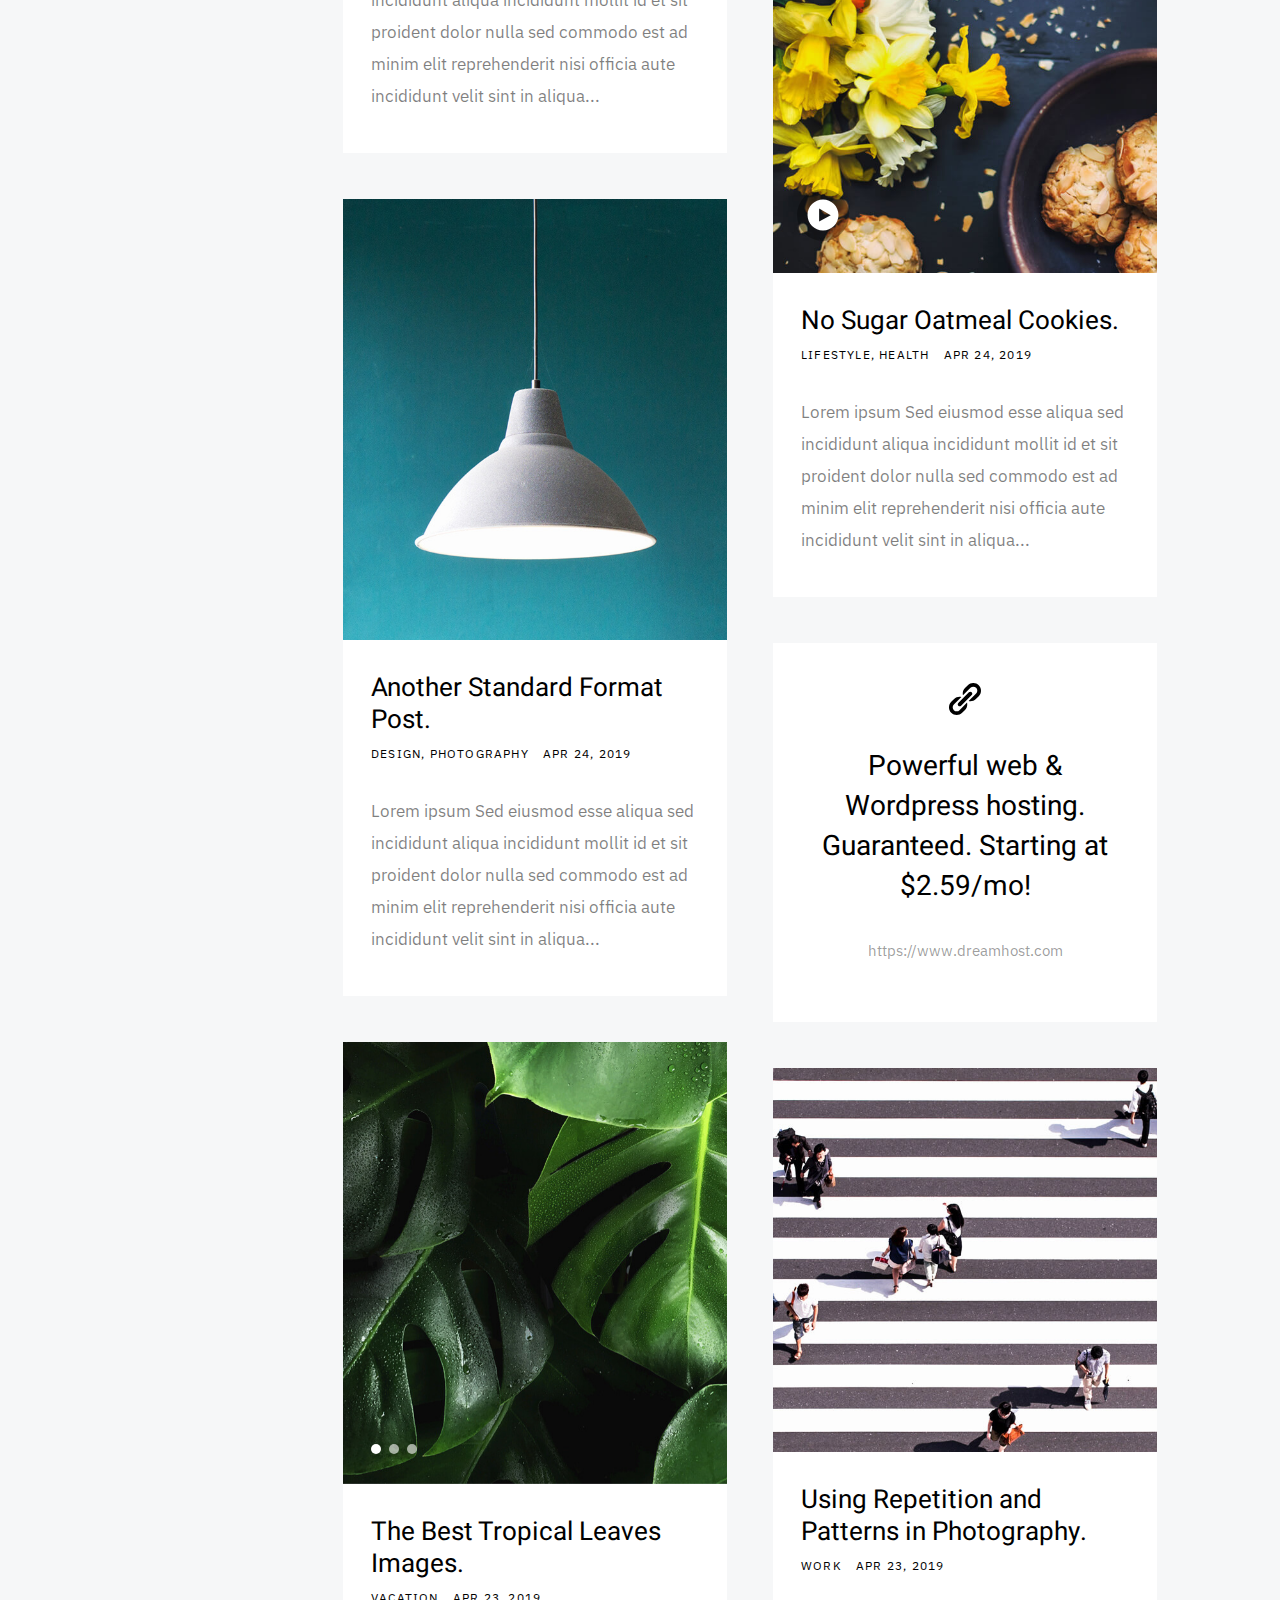
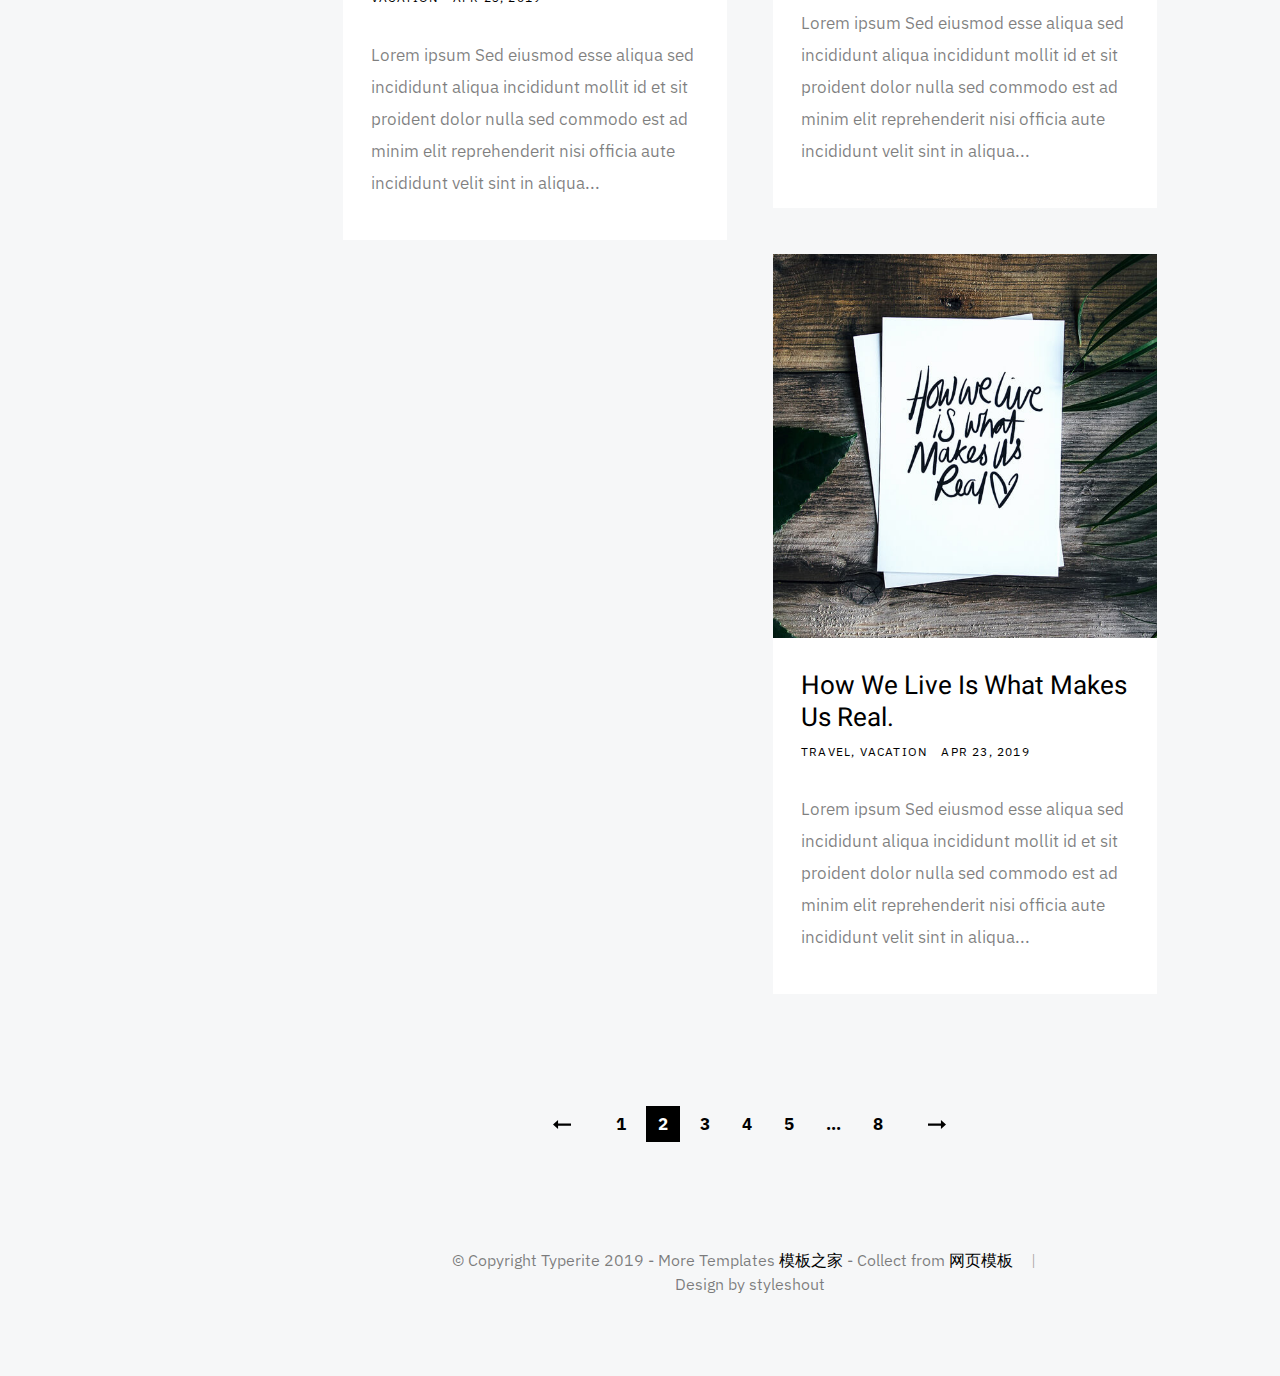
<file: src/main/resources/static/category.html>
<!DOCTYPE html>
<html class="no-js" lang="en">
<head>

    <!--- basic page needs
    ================================================== -->
    <meta charset="utf-8">
    <title>Categories - Typerite</title>
    <meta name="description" content="">
    <meta name="author" content="">

    <!-- mobile specific metas
    ================================================== -->
    <meta name="viewport" content="width=device-width, initial-scale=1">

    <!-- CSS
    ================================================== -->
    <link rel="stylesheet" href="css/base.css">
    <link rel="stylesheet" href="css/vendor.css">
    <link rel="stylesheet" href="css/main.css">

    <!-- script
    ================================================== -->
    <script src="js/modernizr.js"></script>

    <!-- favicons
    ================================================== -->
    <link rel="apple-touch-icon" sizes="180x180" href="apple-touch-icon.png">
    <link rel="icon" type="image/png" sizes="32x32" href="favicon-32x32.png">
    <link rel="icon" type="image/png" sizes="16x16" href="favicon-16x16.png">
    <link rel="manifest" href="site.webmanifest">

</head>

<body>

    <!-- preloader
    ================================================== -->
    <div id="preloader">
        <div id="loader" class="dots-fade">
            <div></div>
            <div></div>
            <div></div>
        </div>
    </div>

    <div id="top" class="s-wrap site-wrapper">

        <!-- site header
        ================================================== -->
        <header class="s-header">

            <div class="header__top">
                <div class="header__logo">
                    <a class="site-logo" href="index.html">
                        <img src="images/logo.svg" alt="Homepage">
                    </a>
                </div>

                <div class="header__search">
    
                    <form role="search" method="get" class="header__search-form" action="#">
                        <label>
                            <span class="hide-content">Search for:</span>
                            <input type="search" class="header__search-field" placeholder="Type Keywords" value="" name="s" title="Search for:" autocomplete="off">
                        </label>
                        <input type="submit" class="header__search-submit" value="Search">
                    </form>
        
                    <a href="#0" title="Close Search" class="header__search-close">Close</a>
        
                </div>  <!-- end header__search -->

                <!-- toggles -->
                <a href="#0" class="header__search-trigger"></a>
                <a href="#0" class="header__menu-toggle"><span>Menu</span></a>
            </div>

            
            <nav class="header__nav-wrap">

                <ul class="header__nav">
                    <li><a href="index.html" title="">Home</a></li>
                    <li class="has-children current">
                        <a href="#0" title="">Categories</a>
                        <ul class="sub-menu">
                        <li><a href="category.html">Lifestyle</a></li>
                        <li><a href="category.html">Health</a></li>
                        <li><a href="category.html">Family</a></li>
                        <li><a href="category.html">Management</a></li>
                        <li><a href="category.html">Travel</a></li>
                        <li><a href="category.html">Work</a></li>
                        </ul>
                    </li>
                    <li class="has-children">
                        <a href="#0" title="">Blog Posts</a>
                        <ul class="sub-menu">
                        <li><a href="single-video.html">Video Post</a></li>
                        <li><a href="single-audio.html">Audio Post</a></li>
                        <li><a href="single-gallery.html">Gallery Post</a></li>
                        <li><a href="single-standard.html">Standard Post</a></li>
                        </ul>
                    </li>
                    <li><a href="styles.html" title="">Styles</a></li>
                    <li><a href="page-about.html" title="">About</a></li>
                    <li><a href="page-contact.html" title="">Contact</a></li>
                </ul> <!-- end header__nav -->

                <ul class="header__social">
                    <li class="ss-facebook">
                        <a href="https://facebook.com/">
                            <span class="screen-reader-text">Facebook</span>
                        </a>
                    </li>
                    <li class="ss-twitter">
                        <a href="#0">
                            <span class="screen-reader-text">Twitter</span>
                        </a>
                    </li>
                    <li class="ss-dribbble">
                        <a href="#0">
                            <span class="screen-reader-text">Instagram</span>
                        </a>
                    </li>
                    <li class="ss-behance">
                        <a href="#0">
                            <span class="screen-reader-text">Behance</span>
                        </a>
                    </li>
                </ul>

            </nav> <!-- end header__nav-wrap -->

            

        </header> <!-- end s-header -->

        <div class="s-content">

            <header class="listing-header">
                <h1 class="h2">Category: Design</h1>
            </header>
            
            <div class="masonry-wrap">

                <div class="masonry">

                    <div class="grid-sizer"></div>
    
                    <article class="masonry__brick entry format-standard animate-this">
                            
                        <div class="entry__thumb">
                            <a href="single-standard.html" class="entry__thumb-link">
                                <img src="images/thumbs/masonry/woodcraft-600.jpg" 
                                        srcset="images/thumbs/masonry/woodcraft-600.jpg 1x, images/thumbs/masonry/woodcraft-1200.jpg 2x" alt="">
                            </a>
                        </div>
        
                        <div class="entry__text">
                            <div class="entry__header">
    
                                <h2 class="entry__title"><a href="single-standard.html">Just a Standard Format Post.</a></h2>
                                <div class="entry__meta">
                                    <span class="entry__meta-cat">
                                        <a href="category.html">Design</a> 
                                        <a href="category.html">Photography</a>
                                    </span>
                                    <span class="entry__meta-date">
                                        <a href="single-standard.html">Apr 29, 2019</a>
                                    </span>
                                </div>
                                
                            </div>
                            <div class="entry__excerpt">
                                <p>
                                Lorem ipsum Sed eiusmod esse aliqua sed incididunt aliqua incididunt mollit id et sit proident dolor nulla sed commodo est ad minim elit reprehenderit nisi officia aute incididunt velit sint in aliqua...
                                </p>
                            </div>
                        </div>
        
                    </article> <!-- end article -->
    
                    <article class="masonry__brick entry format-quote animate-this">
                            
                        <div class="entry__thumb">
                            <blockquote>
                                <p>Good design is making something intelligible and memorable. Great design is making something memorable and meaningful.</p>
    
                                <cite>Dieter Rams</cite>
                            </blockquote>
                        </div>   
        
                    </article> <!-- end article -->
    
                    <article class="masonry__brick entry format-standard animate-this">
                            
                        <div class="entry__thumb">
                            <a href="single-standard.html" class="entry__thumb-link">
                                <img src="images/thumbs/masonry/tulips-600.jpg" 
                                        srcset="images/thumbs/masonry/tulips-600.jpg 1x, images/thumbs/masonry/tulips-1200.jpg 2x" alt="">
                            </a>
                        </div>
        
                        <div class="entry__text">
                            <div class="entry__header">
                                <h2 class="entry__title"><a href="single-standard.html">10 Interesting Facts About Caffeine.</a></h2>
                                <div class="entry__meta">
                                    <span class="entry__meta-cat">
                                        <a href="category.html">Health</a>
                                    </span>
                                    <span class="entry__meta-date">
                                        <a href="single-standard.html">Apr 28, 2019</a>
                                    </span>
                                </div>
                            </div>
                            <div class="entry__excerpt">
                                <p>
                                Lorem ipsum Sed eiusmod esse aliqua sed incididunt aliqua incididunt mollit id et sit proident dolor nulla sed commodo est ad minim elit reprehenderit nisi officia aute incididunt velit sint in aliqua...
                                </p>
                            </div>
                        </div>
        
                    </article> <!-- end article -->
                    
    
                    <article class="masonry__brick entry format-standard animate-this">
    
                        <div class="entry__thumb">
                            <a href="single-standard.html" class="entry__thumb-link">
                                <img src="images/thumbs/masonry/dew-600.jpg" 
                                        srcset="images/thumbs/masonry/dew-600.jpg 1x, images/thumbs/masonry/dew-1200.jpg 2x" alt="">
                            </a>
                        </div>
        
                        <div class="entry__text">
                            <div class="entry__header">
                                <h2 class="entry__title"><a href="single-standard.html">Health Benefits Of Morning Dew.</a></h2>
                                <div class="entry__meta">
                                    <span class="entry__meta-cat">
                                        <a href="category.html">Lifestyle</a>
                                        <a href="category.html">Health</a>
                                    </span>
                                    <span class="entry__meta-date">
                                        <a href="single-standard.html">Apr 28, 2019</a>
                                    </span>
                                </div>
                            </div>
                            <div class="entry__excerpt">
                                <p>
                                Lorem ipsum Sed eiusmod esse aliqua sed incididunt aliqua incididunt mollit id et sit proident dolor nulla sed commodo est ad minim elit reprehenderit nisi officia aute incididunt velit sint in aliqua...
                                </p>
                            </div>
                        </div>
        
                    </article> <!-- end article -->
    
                    <article class="masonry__brick entry format-standard animate-this">
    
                            <div class="entry__thumb">
                                <a href="single-standard.html" class="entry__thumb-link">
                                    <img src="images/thumbs/masonry/rucksack-600.jpg" 
                                            srcset="images/thumbs/masonry/rucksack-600.jpg 1x, images/thumbs/masonry/rucksack-1200.jpg 2x" alt="">
                                </a>
                            </div>
            
                            <div class="entry__text">
                                <div class="entry__header">
                                    
                                    <h2 class="entry__title"><a href="single-standard.html">The Art Of Visual Storytelling.</a></h2>
                                    
                                    <div class="entry__meta">
                                        <span class="entry__meta-cat">
                                            <a href="category.html">Lifestyle</a>
                                            <a href="category.html">Work</a>
                                        </span>
                                        <span class="entry__meta-date">
                                            <a href="single-standard.html">Apr 26, 2019</a>
                                        </span>
                                    </div>
                                </div>
                                <div class="entry__excerpt">
                                    <p>
                                    Lorem ipsum Sed eiusmod esse aliqua sed incididunt aliqua incididunt mollit id et sit proident dolor nulla sed commodo est ad minim elit reprehenderit nisi officia aute incididunt velit sint in aliqua...
                                    </p>
                                </div>
                            </div>
            
                        </article> <!-- end article -->
    
                    <article class="masonry__brick entry format-standard animate-this">
    
                        <div class="entry__thumb">
                            <a href="single-standard.html" class="entry__thumb-link">
                                <img src="images/thumbs/masonry/jump-600.jpg" 
                                        srcset="images/thumbs/masonry/jump-600.jpg 1x, images/thumbs/masonry/jump-1200.jpg 2x" alt="">
                            </a>
                        </div>
    
                        <div class="entry__text">
                            <div class="entry__header">
                                
                                <h2 class="entry__title"><a href="single-standard.html">Create Meaningful Family Moments.</a></h2>
                                <div class="entry__meta">
                                    <span class="entry__meta-cat">
                                        <a href="category.html">Family</a>
                                        <a href="category.html">Relationship</a>
                                    </span>
                                    <span class="entry__meta-date">
                                        <a href="single-standard.html">Apr 26, 2019</a>
                                    </span>
                                </div>
                            </div>
                            <div class="entry__excerpt">
                                <p>
                                Lorem ipsum Sed eiusmod esse aliqua sed incididunt aliqua incididunt mollit id et sit proident dolor nulla sed commodo est ad minim elit reprehenderit nisi officia aute incididunt velit sint in aliqua...
                                </p>
                            </div>
                        </div>
    
                    </article> <!-- end article -->
    
                    <article class="masonry__brick entry format-audio animate-this">
    
                        <div class="entry__thumb">
                            <a href="single-audio.html" class="entry__thumb-link">
                                <img src="images/thumbs/masonry/guitarist-600.jpg" 
                                        srcset="images/thumbs/masonry/guitarist-600.jpg 1x, images/thumbs/masonry/guitarist-1200.jpg 2x" alt="">
                            </a>
                        </div>
    
                        <div class="entry__text">
                            <div class="entry__header">
                                <h2 class="entry__title"><a href="single-audio.html">What Your Music Preference Says About You and Your Personality.</a></h2>
                                <div class="entry__meta">
                                    <span class="entry__meta-cat">
                                        <a href="category.html">Lifestyle</a>
                                    </span>
                                    <span class="entry__meta-date">
                                        <a href="single-standard.html">Apr 24, 2019</a>
                                    </span>
                                </div>
                            </div>
                            <div class="entry__excerpt">
                                <p>
                                    Lorem ipsum Sed eiusmod esse aliqua sed incididunt aliqua incididunt mollit id et sit proident dolor nulla sed commodo est ad minim elit reprehenderit nisi officia aute incididunt velit sint in aliqua...
                                </p>
                            </div>
                        </div>
    
                    </article> <!-- end article -->
    
                    <article class="masonry__brick entry format-standard animate-this">
    
                        <div class="entry__thumb">
                            <a href="single-standard.html" class="entry__thumb-link">
                                <img src="images/thumbs/masonry/beetle-600.jpg" 
                                        srcset="images/thumbs/masonry/beetle-600.jpg 1x, images/thumbs/masonry/beetle-1200.jpg 2x" alt="">
                            </a>
                        </div>
    
                        <div class="entry__text">
                            <div class="entry__header">
                                <h2 class="entry__title"><a href="single-standard.html">Throwback To The Good Old Days.</a></h2>
                                <div class="entry__meta">
                                    <span class="entry__meta-cat">
                                        <a href="category.html">Lifestyle</a>
                                    </span>
                                    <span class="entry__meta-date">
                                        <a href="single-standard.html">Apr 24, 2019</a>
                                    </span>
                                </div>
                            </div>
                            <div class="entry__excerpt">
                                <p>
                                Lorem ipsum Sed eiusmod esse aliqua sed incididunt aliqua incididunt mollit id et sit proident dolor nulla sed commodo est ad minim elit reprehenderit nisi officia aute incididunt velit sint in aliqua...
                                </p>
                            </div>
                        </div>
    
                    </article> <!-- end article -->
    
                    <article class="masonry__brick entry format-video animate-this">
                            
                        <div class="entry__thumb video-image">
                            <a href="https://player.vimeo.com/video/117310401?color=339989&title=0&byline=0&portrait=0" data-lity class="entry__thumb-link">
                                <img src="images/thumbs/masonry/cookies-600.jpg" 
                                        srcset="images/thumbs/masonry/cookies-600.jpg 1x, images/thumbs/masonry/cookies-1200.jpg 2x" alt="">
                            </a>
                        </div>
        
                        <div class="entry__text">
                            <div class="entry__header">
                                <h2 class="entry__title"><a href="single-video.html">No Sugar Oatmeal Cookies.</a></h2>
                                <div class="entry__meta">
                                    <span class="entry__meta-cat">
                                        <a href="category.html">Lifestyle</a>
                                        <a href="category.html">Health</a>
                                    </span>
                                    <span class="entry__meta-date">
                                        <a href="single-standard.html">Apr 24, 2019</a>
                                    </span>
                                </div>
                            </div>
                            <div class="entry__excerpt">
                                <p>
                                Lorem ipsum Sed eiusmod esse aliqua sed incididunt aliqua incididunt mollit id et sit proident dolor nulla sed commodo est ad minim elit reprehenderit nisi officia aute incididunt velit sint in aliqua...
                                </p>
                            </div>
                        </div>
        
                    </article> <!-- end article -->
    
                    <article class="masonry__brick entry format-standard animate-this">
    
                        <div class="entry__thumb">
                            <a href="single-standard.html" class="entry__thumb-link">
                                <img src="images/thumbs/masonry/lamp-600.jpg" 
                                        srcset="images/thumbs/masonry/lamp-600.jpg 1x, images/thumbs/masonry/lamp-1200.jpg 2x" alt="">
                            </a>
                        </div>
    
                        <div class="entry__text">
                            <div class="entry__header">
                                <h2 class="entry__title"><a href="single-standard.html">Another Standard Format Post.</a></h2>
                                <div class="entry__meta">
                                    <span class="entry__meta-cat">
                                        <a href="category.html">Design</a>
                                        <a href="category.html">Photography</a>
                                    </span>
                                    <span class="entry__meta-date">
                                        <a href="single-standard.html">Apr 24, 2019</a>
                                    </span>
                                </div>
                            </div>
                            <div class="entry__excerpt">
                                <p>
                                Lorem ipsum Sed eiusmod esse aliqua sed incididunt aliqua incididunt mollit id et sit proident dolor nulla sed commodo est ad minim elit reprehenderit nisi officia aute incididunt velit sint in aliqua...
                                </p>
                            </div>
                        </div>
    
                    </article> <!-- end article -->
    
                    <article class="masonry__brick entry format-link animate-this">
                        
                        <div class="entry__thumb">
                            <div class="link-wrap">
                                <h2>Powerful web & Wordpress hosting. Guaranteed. Starting at $2.59/mo!</h2>
                                <cite>
                                    <a target="_blank" href="https://www.dreamhost.com/r.cgi?287326">https://www.dreamhost.com</a>
                                </cite>
                            </div>
                        </div>
                        
                    </article> <!-- end article -->
    
                    <article class="masonry__brick entry format-gallery animate-this">
                            
                        <div class="entry__thumb slider">
                            <div class="slider__slides">
                                <div class="slider__slide">
                                    <img src="images/thumbs/masonry/gallery/slide-1-600.jpg" 
                                            srcset="images/thumbs/masonry/gallery/slide-1-600.jpg 1x, images/thumbs/masonry/gallery/slide-1-1200.jpg 2x" alt=""> 
                                </div>
                                <div class="slider__slide">
                                    <img src="images/thumbs/masonry/gallery/slide-2-600.jpg" 
                                            srcset="images/thumbs/masonry/gallery/slide-2-600.jpg 1x, images/thumbs/masonry/gallery/slide-2-1200.jpg 2x" alt=""> 
                                </div>
                                <div class="slider__slide">
                                    <img src="images/thumbs/masonry/gallery/slide-3-600.jpg" 
                                            srcset="images/thumbs/masonry/gallery/slide-3-600.jpg 1x, images/thumbs/masonry/gallery/slide-3-1200.jpg 2x" alt="">  
                                </div>
                            </div>
                        </div>
        
                        <div class="entry__text">
                            <div class="entry__header">
                                <h2 class="entry__title"><a href="single-gallery.html">The Best Tropical Leaves Images.</a></h2>
                                <div class="entry__meta">
                                    <span class="entry__meta-cat">
                                        <a href="category.html">Vacation</a>
                                    </span>
                                    <span class="entry__meta-date">
                                        <a href="single-standard.html">Apr 23, 2019</a>
                                    </span>
                                </div>
                            </div>
                            <div class="entry__excerpt">
                                <p>
                                    Lorem ipsum Sed eiusmod esse aliqua sed incididunt aliqua incididunt mollit id et sit proident dolor nulla sed commodo est ad minim elit reprehenderit nisi officia aute incididunt velit sint in aliqua...
                                </p>
                            </div>
                        </div>
        
                    </article> <!-- end article -->
    
                    <article class="masonry__brick entry format-standard animate-this">
    
                        <div class="entry__thumb">
                            <a href="single-standard.html" class="entry__thumb-link">
                                <img src="images/thumbs/masonry/walk-600.jpg" 
                                        srcset="images/thumbs/masonry/walk-600.jpg 1x, images/thumbs/masonry/walk-1200.jpg 2x" alt="">
                            </a>
                        </div>
    
                        <div class="entry__text">
                            <div class="entry__header">
                                <h2 class="entry__title"><a href="single-standard.html">Using Repetition and Patterns in Photography.</a></h2>
                                <div class="entry__meta">
                                    <span class="entry__meta-cat">
                                        <a href="category.html">Work</a>
                                    </span>
                                    <span class="entry__meta-date">
                                        <a href="single-standard.html">Apr 23, 2019</a>
                                    </span>
                                </div>
                            </div>
                            <div class="entry__excerpt">
                                <p>
                                    Lorem ipsum Sed eiusmod esse aliqua sed incididunt aliqua incididunt mollit id et sit proident dolor nulla sed commodo est ad minim elit reprehenderit nisi officia aute incididunt velit sint in aliqua...
                                </p>
                            </div>
                        </div>
    
                    </article> <!-- end article -->
    
                    <article class="masonry__brick entry format-standard animate-this">
    
                        <div class="entry__thumb">
                            <a href="single-standard.html" class="entry__thumb-link">
                                <img src="images/thumbs/masonry/real-600.jpg" 
                                        srcset="images/thumbs/masonry/real-600.jpg 1x, images/thumbs/masonry/real-1200.jpg 2x" alt="">
                            </a>
                        </div>
    
                        <div class="entry__text">
                            <div class="entry__header">
                                <h2 class="entry__title"><a href="single-standard.html">How We Live Is What Makes Us Real.</a></h2>
                                <div class="entry__meta">
                                    <span class="entry__meta-cat">
                                        <a href="category.html">Travel</a>
                                        <a href="category.html">Vacation</a>
                                    </span>
                                    <span class="entry__meta-date">
                                        <a href="single-standard.html">Apr 23, 2019</a>
                                    </span>
                                </div>
                            </div>
                            <div class="entry__excerpt">
                                <p>
                                    Lorem ipsum Sed eiusmod esse aliqua sed incididunt aliqua incididunt mollit id et sit proident dolor nulla sed commodo est ad minim elit reprehenderit nisi officia aute incididunt velit sint in aliqua...
                                </p>
                            </div>
                        </div>
    
                    </article> <!-- end article -->
    
                </div> <!-- end masonry -->

            </div> <!-- end masonry-wrap -->

            <div class="row">
                <div class="column large-full">
                    <nav class="pgn">
                        <ul>
                            <li><a class="pgn__prev" href="#0">Prev</a></li>
                            <li><a class="pgn__num" href="#0">1</a></li>
                            <li><span class="pgn__num current">2</span></li>
                            <li><a class="pgn__num" href="#0">3</a></li>
                            <li><a class="pgn__num" href="#0">4</a></li>
                            <li><a class="pgn__num" href="#0">5</a></li>
                            <li><span class="pgn__num dots">…</span></li>
                            <li><a class="pgn__num" href="#0">8</a></li>
                            <li><a class="pgn__next" href="#0">Next</a></li>
                        </ul>
                    </nav>
                </div>
            </div>

        </div> <!-- end s-content -->


        <!-- footer
        ================================================== -->
        <footer class="s-footer">
            <div class="row">
                <div class="column large-full footer__content">
                    <div class="footer__copyright">
                        <span>© Copyright Typerite 2019 - More Templates <a href="http://www.cssmoban.com/" target="_blank" title="模板之家">模板之家</a> - Collect from <a href="http://www.cssmoban.com/" title="网页模板" target="_blank">网页模板</a>
</span> <span>Design by styleshout</span>
                    </div>
                </div>
            </div>

            <div class="go-top">
                <a class="smoothscroll" title="Back to Top" href="#top"></a>
            </div>
        </footer>

    </div> <!-- end s-wrap -->


    <!-- Java Script
    ================================================== -->
    <script src="js/jquery-3.2.1.min.js"></script>
    <script src="js/plugins.js"></script>
    <script src="js/main.js"></script>

</body>
</file>
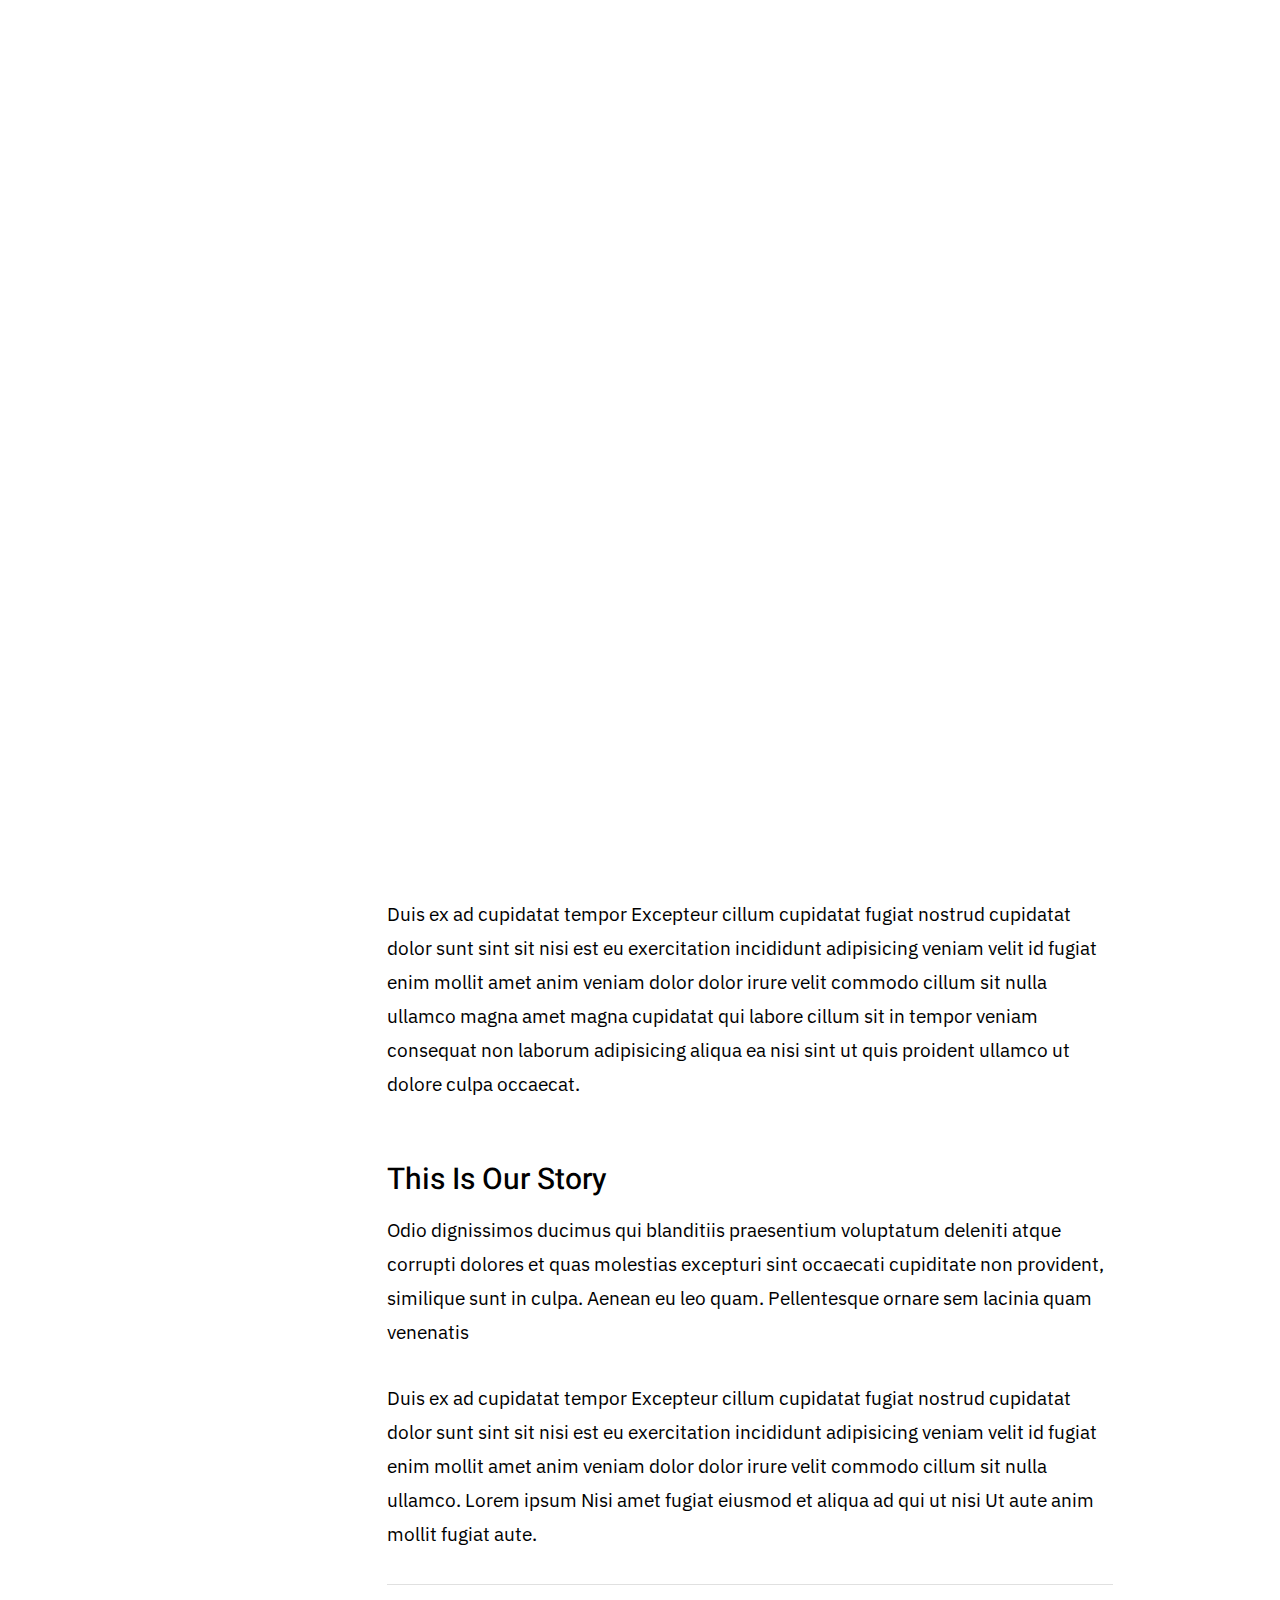
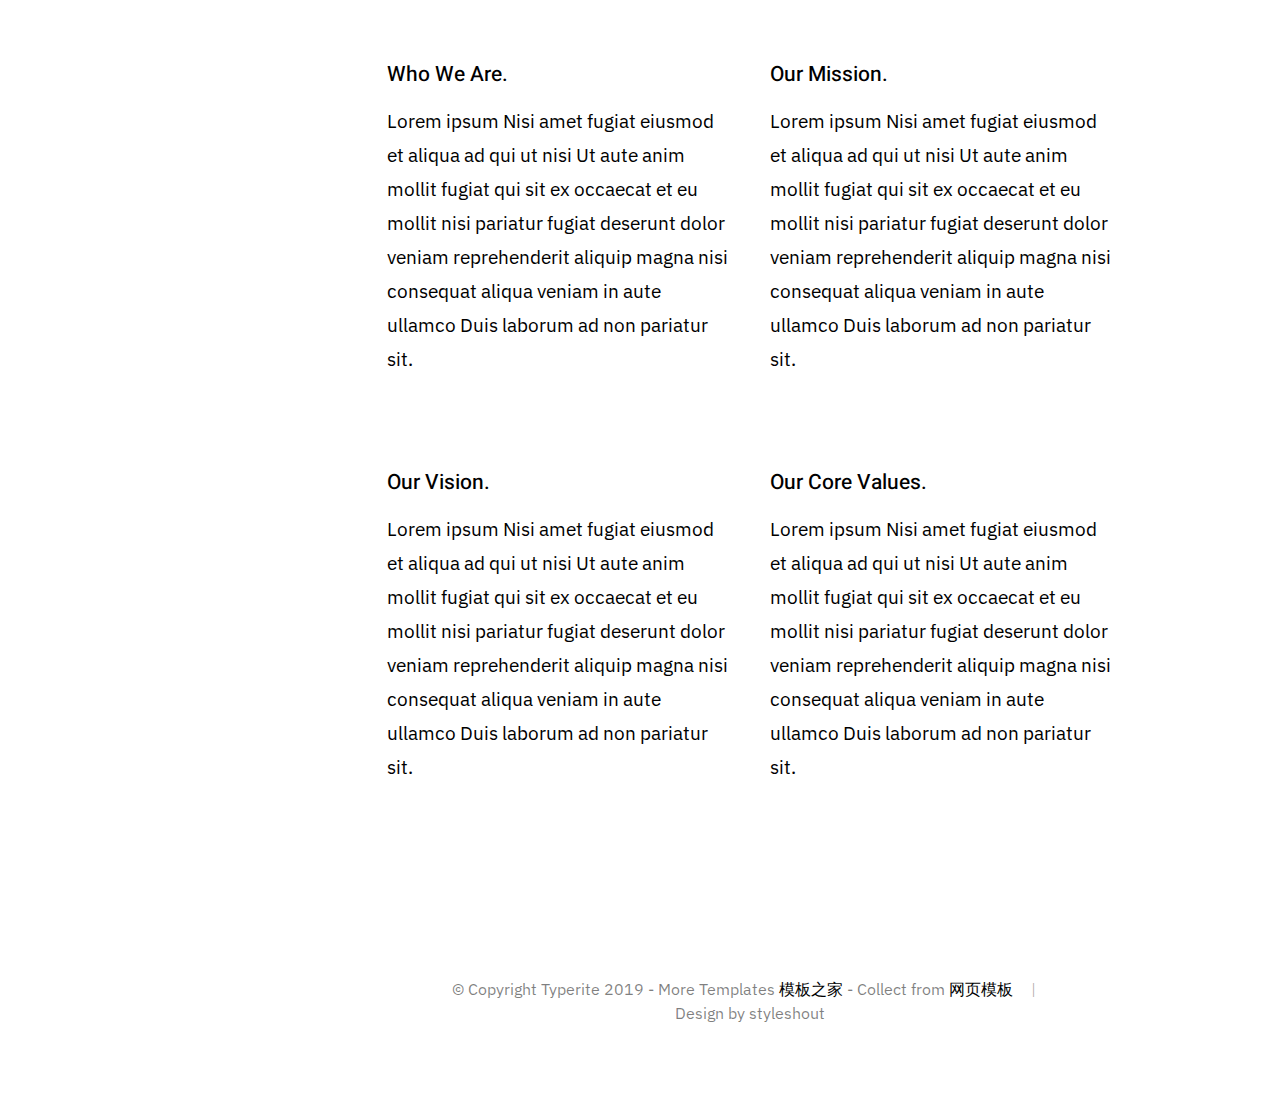
<file: src/main/resources/static/page-about.html>
<!DOCTYPE html>
<html class="no-js" lang="en">
<head>

    <!--- basic page needs
    ================================================== -->
    <meta charset="utf-8">
    <title>About - Typerite</title>
    <meta name="description" content="">
    <meta name="author" content="">

    <!-- mobile specific metas
    ================================================== -->
    <meta name="viewport" content="width=device-width, initial-scale=1">

    <!-- CSS
    ================================================== -->
    <link rel="stylesheet" href="css/base.css">
    <link rel="stylesheet" href="css/vendor.css">
    <link rel="stylesheet" href="css/main.css">

    <!-- script
    ================================================== -->
    <script src="js/modernizr.js"></script>

    <!-- favicons
    ================================================== -->
    <link rel="apple-touch-icon" sizes="180x180" href="apple-touch-icon.png">
    <link rel="icon" type="image/png" sizes="32x32" href="favicon-32x32.png">
    <link rel="icon" type="image/png" sizes="16x16" href="favicon-16x16.png">
    <link rel="manifest" href="site.webmanifest">

</head>

<body class="ss-bg-white">

    <!-- preloader
    ================================================== -->
    <div id="preloader">
        <div id="loader" class="dots-fade">
            <div></div>
            <div></div>
            <div></div>
        </div>
    </div>

    <div id="top" class="s-wrap site-wrapper">

        <!-- site header
        ================================================== -->
        <header class="s-header header">

            <div class="header__top">
                <div class="header__logo">
                    <a class="site-logo" href="index.html">
                        <img src="images/logo.svg" alt="Homepage">
                    </a>
                </div>

                <div class="header__search">
    
                    <form role="search" method="get" class="header__search-form" action="#">
                        <label>
                            <span class="hide-content">Search for:</span>
                            <input type="search" class="header__search-field" placeholder="Type Keywords" value="" name="s" title="Search for:" autocomplete="off">
                        </label>
                        <input type="submit" class="header__search-submit" value="Search">
                    </form>
        
                    <a href="#0" title="Close Search" class="header__search-close">Close</a>
        
                </div>  <!-- end header__search -->

                <!-- toggles -->
                <a href="#0" class="header__search-trigger"></a>
                <a href="#0" class="header__menu-toggle"><span>Menu</span></a>

            </div>

            <nav class="header__nav-wrap">

                <ul class="header__nav">
                    <li><a href="index.html" title="">Home</a></li>
                    <li class="has-children">
                        <a href="#0" title="">Categories</a>
                        <ul class="sub-menu">
                        <li><a href="category.html">Lifestyle</a></li>
                        <li><a href="category.html">Health</a></li>
                        <li><a href="category.html">Family</a></li>
                        <li><a href="category.html">Management</a></li>
                        <li><a href="category.html">Travel</a></li>
                        <li><a href="category.html">Work</a></li>
                        </ul>
                    </li>
                    <li class="has-children">
                        <a href="#0" title="">Blog</a>
                        <ul class="sub-menu">
                        <li><a href="single-video.html">Video Post</a></li>
                        <li><a href="single-audio.html">Audio Post</a></li>
                        <li><a href="single-gallery.html">Gallery Post</a></li>
                        <li><a href="single-standard.html">Standard Post</a></li>
                        </ul>
                    </li>
                    <li><a href="styles.html" title="">Styles</a></li>
                    <li class="current"><a href="page-about.html" title="">About</a></li>
                    <li><a href="page-contact.html" title="">Contact</a></li>
                </ul> <!-- end header__nav -->

                <ul class="header__social">
                    <li class="ss-facebook">
                        <a href="https://facebook.com/">
                            <span class="screen-reader-text">Facebook</span>
                        </a>
                    </li>
                    <li class="ss-twitter">
                        <a href="#0">
                            <span class="screen-reader-text">Twitter</span>
                        </a>
                    </li>
                    <li class="ss-dribbble">
                        <a href="#0">
                            <span class="screen-reader-text">Instagram</span>
                        </a>
                    </li>
                    <li class="ss-behance">
                        <a href="#0">
                            <span class="screen-reader-text">Behance</span>
                        </a>
                    </li>
                </ul>

            </nav> <!-- end header__nav-wrap -->

        </header> <!-- end s-header -->


        <!-- site content
        ================================================== -->
        <div class="s-content content">
            <main class="row content__page">
                
                <section class="column large-full entry format-standard">

                    <div class="media-wrap">
                        <div>
                            <img src="images/thumbs/about/about-1000.jpg" srcset="images/thumbs/about/about-2000.jpg 2000w, 
                                      images/thumbs/about/about-1000.jpg 1000w, 
                                      images/thumbs/about/about-500.jpg 500w" sizes="(max-width: 2000px) 100vw, 2000px" alt="">
                        </div>
                    </div>

                    <div class="content__page-header">
                        <h1 class="display-1">
                        Hello, We Are TypeRite.
                        </h1>
                    </div> <!-- end content__page-header -->

                    <p class="lead drop-cap">
                    Duis ex ad cupidatat tempor Excepteur cillum cupidatat 
                    fugiat nostrud cupidatat dolor sunt sint sit nisi est eu exercitation 
                    incididunt adipisicing veniam velit id fugiat enim mollit amet anim veniam dolor 
                    dolor irure velit commodo cillum sit nulla ullamco magna amet magna cupidatat qui 
                    labore cillum sit in tempor veniam consequat non laborum adipisicing aliqua 
                    ea nisi sint.
                    </p>

                    <p>
                    Duis ex ad cupidatat tempor Excepteur cillum cupidatat fugiat nostrud cupidatat 
                    dolor sunt sint sit nisi est eu exercitation incididunt adipisicing veniam velit 
                    id fugiat enim mollit amet anim veniam dolor dolor irure velit commodo cillum sit 
                    nulla ullamco magna amet magna cupidatat qui labore cillum sit in tempor veniam 
                    consequat non laborum adipisicing aliqua ea nisi sint ut quis proident ullamco ut 
                    dolore culpa occaecat.
                    </p>

                    <h2>This Is Our Story</h2>

                    <p>
                    Odio dignissimos ducimus qui blanditiis praesentium voluptatum deleniti atque corrupti 
                    dolores et quas molestias excepturi sint occaecati cupiditate non provident, similique 
                    sunt in culpa. Aenean eu leo quam. Pellentesque ornare sem lacinia quam venenatis 
                    
                    <p>
                    Duis ex ad cupidatat tempor Excepteur cillum cupidatat fugiat nostrud cupidatat dolor 
                    sunt sint sit nisi est eu exercitation incididunt adipisicing veniam velit id fugiat enim 
                    mollit amet anim veniam dolor dolor irure velit commodo cillum sit nulla ullamco. Lorem 
                    ipsum Nisi amet fugiat eiusmod et aliqua ad qui ut nisi Ut aute anim mollit fugiat aute.
                    </p>

                    <hr>

                    <div class="row block-large-1-2 block-tab-full">
                        <div class="column">
                            <h4>Who We Are.</h4>
                            <p>Lorem ipsum Nisi amet fugiat eiusmod et aliqua ad qui ut nisi Ut aute anim mollit fugiat qui sit ex occaecat et eu mollit nisi pariatur fugiat deserunt dolor veniam reprehenderit aliquip magna nisi consequat aliqua veniam in aute ullamco Duis laborum ad non pariatur sit.</p>
                        </div>

                        <div class="column">
                            <h4>Our Mission.</h4>
                            <p>Lorem ipsum Nisi amet fugiat eiusmod et aliqua ad qui ut nisi Ut aute anim mollit fugiat qui sit ex occaecat et eu mollit nisi pariatur fugiat deserunt dolor veniam reprehenderit aliquip magna nisi consequat aliqua veniam in aute ullamco Duis laborum ad non pariatur sit.</p>
                        </div>

                        <div class="column">
                            <h4>Our Vision.</h4>
                            <p>Lorem ipsum Nisi amet fugiat eiusmod et aliqua ad qui ut nisi Ut aute anim mollit fugiat qui sit ex occaecat et eu mollit nisi pariatur fugiat deserunt dolor veniam reprehenderit aliquip magna nisi consequat aliqua veniam in aute ullamco Duis laborum ad non pariatur sit.</p>
                        </div>

                        <div class="column">
                            <h4>Our Core Values.</h4>
                            <p>Lorem ipsum Nisi amet fugiat eiusmod et aliqua ad qui ut nisi Ut aute anim mollit fugiat qui sit ex occaecat et eu mollit nisi pariatur fugiat deserunt dolor veniam reprehenderit aliquip magna nisi consequat aliqua veniam in aute ullamco Duis laborum ad non pariatur sit.</p>
                        </div>

                    </div>

                </section>

            </main>

        </div> <!-- end s-content -->


        <!-- footer
        ================================================== -->
        <footer class="s-footer footer">
            <div class="row">
                <div class="column large-full footer__content">
                    <div class="footer__copyright">
                        <span>© Copyright Typerite 2019 - More Templates <a href="http://www.cssmoban.com/" target="_blank" title="模板之家">模板之家</a> - Collect from <a href="http://www.cssmoban.com/" title="网页模板" target="_blank">网页模板</a>
</span> <span>Design by styleshout</span>
                    </div>
                </div>
            </div>

            <div class="go-top">
                <a class="smoothscroll" title="Back to Top" href="#top"></a>
            </div>
        </footer>

    </div> <!-- end s-wrap -->


    <!-- Java Script
    ================================================== -->
    <script src="js/jquery-3.2.1.min.js"></script>
    <script src="js/plugins.js"></script>
    <script src="js/main.js"></script>

</body>
</file>
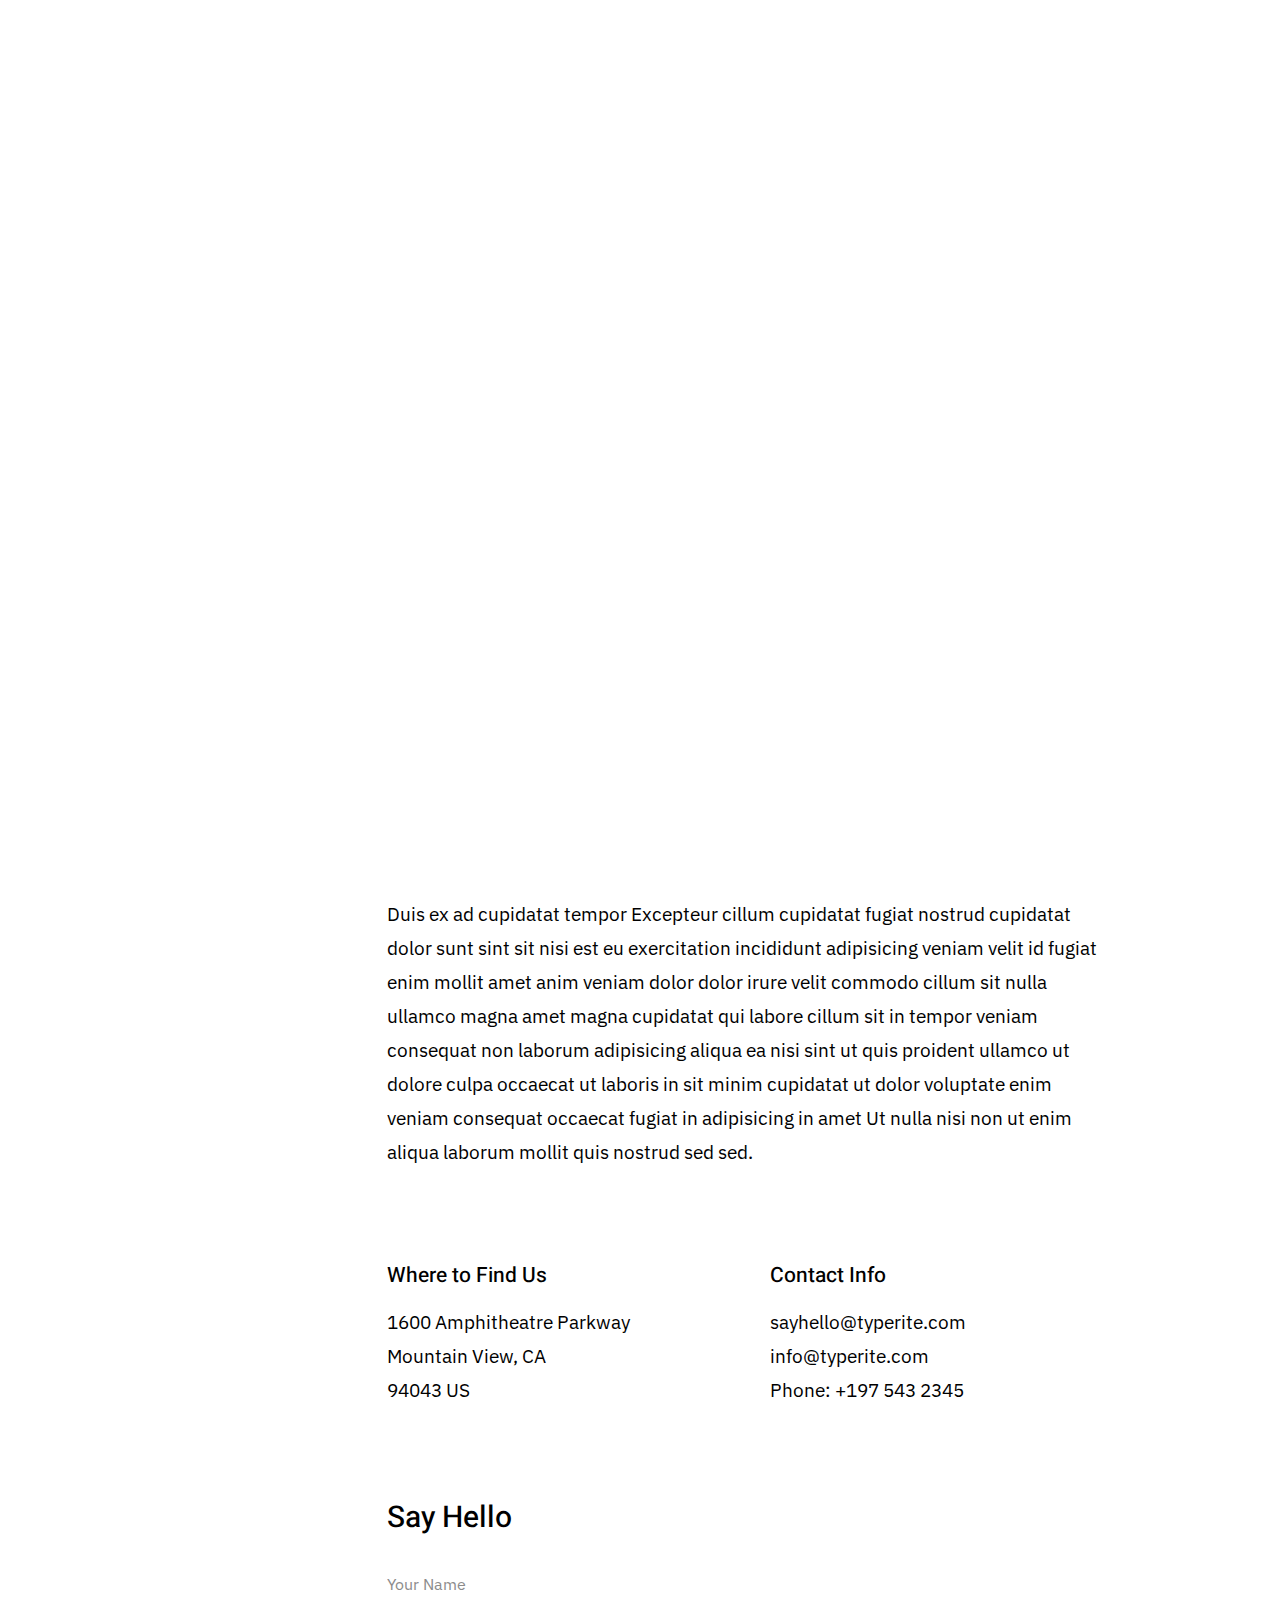
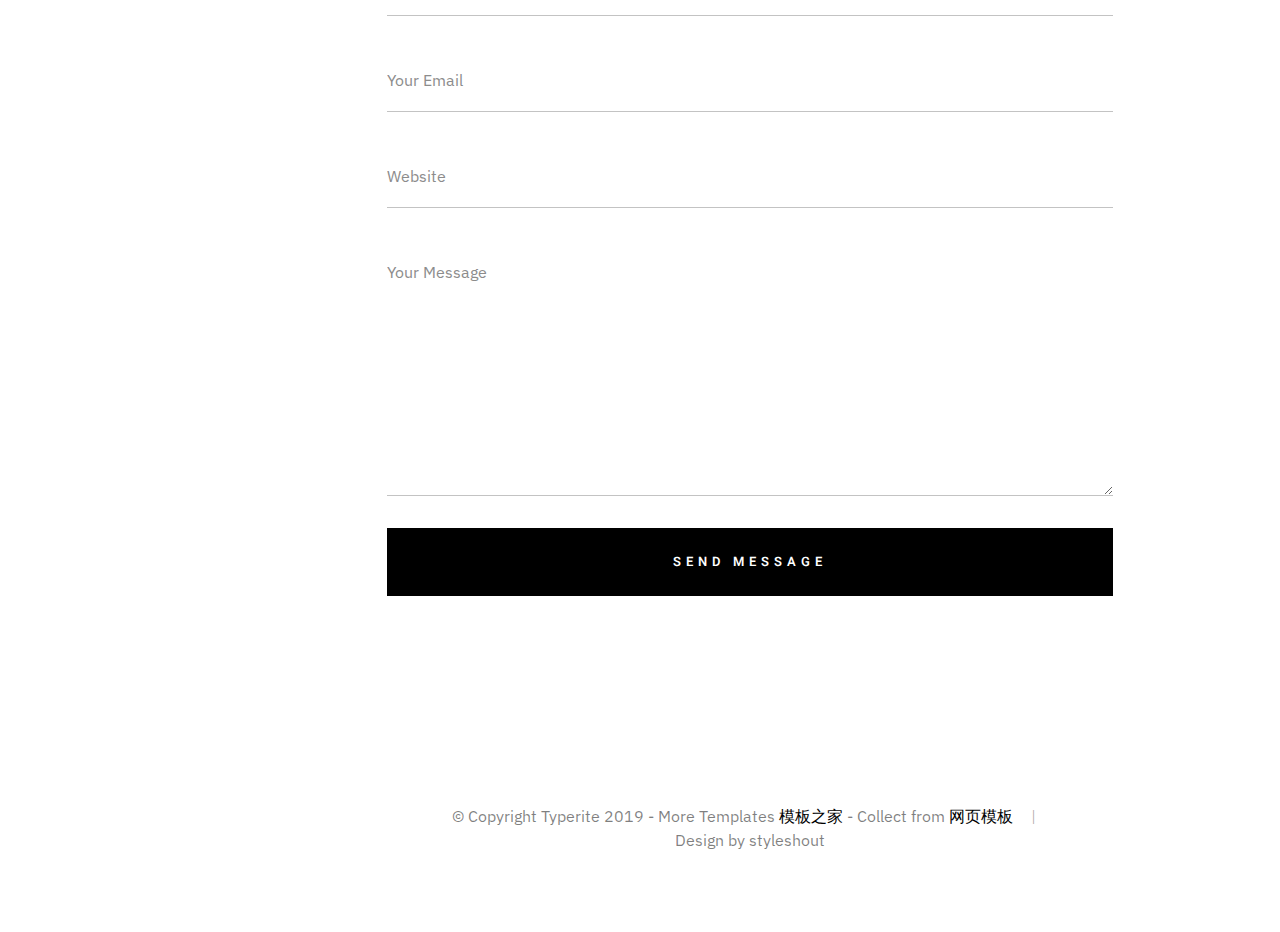
<file: src/main/resources/static/page-contact.html>
<!DOCTYPE html>
<html class="no-js" lang="en">
<head>

    <!--- basic page needs
    ================================================== -->
    <meta charset="utf-8">
    <title>Contact - Typerite</title>
    <meta name="description" content="">
    <meta name="author" content="">

    <!-- mobile specific metas
    ================================================== -->
    <meta name="viewport" content="width=device-width, initial-scale=1">

    <!-- CSS
    ================================================== -->
    <link rel="stylesheet" href="css/base.css">
    <link rel="stylesheet" href="css/vendor.css">
    <link rel="stylesheet" href="css/main.css">

    <!-- script
    ================================================== -->
    <script src="js/modernizr.js"></script>

    <!-- favicons
    ================================================== -->
    <link rel="apple-touch-icon" sizes="180x180" href="apple-touch-icon.png">
    <link rel="icon" type="image/png" sizes="32x32" href="favicon-32x32.png">
    <link rel="icon" type="image/png" sizes="16x16" href="favicon-16x16.png">
    <link rel="manifest" href="site.webmanifest">

</head>

<body class="ss-bg-white">

    <!-- preloader
    ================================================== -->
    <div id="preloader">
        <div id="loader" class="dots-fade">
            <div></div>
            <div></div>
            <div></div>
        </div>
    </div>

    <div id="top" class="s-wrap site-wrapper">

        <!-- site header
        ================================================== -->
        <header class="s-header header">

            <div class="header__top">
                <div class="header__logo">
                    <a class="site-logo" href="index.html">
                        <img src="images/logo.svg" alt="Homepage">
                    </a>
                </div>

                <div class="header__search">
    
                    <form role="search" method="get" class="header__search-form" action="#">
                        <label>
                            <span class="hide-content">Search for:</span>
                            <input type="search" class="header__search-field" placeholder="Type Keywords" value="" name="s" title="Search for:" autocomplete="off">
                        </label>
                        <input type="submit" class="header__search-submit" value="Search">
                    </form>
        
                    <a href="#0" title="Close Search" class="header__search-close">Close</a>
        
                </div>  <!-- end header__search -->

                <!-- toggles -->
                <a href="#0" class="header__search-trigger"></a>
                <a href="#0" class="header__menu-toggle"><span>Menu</span></a>

            </div>

            <nav class="header__nav-wrap">

                <ul class="header__nav">
                    <li><a href="index.html" title="">Home</a></li>
                    <li class="has-children">
                        <a href="#0" title="">Categories</a>
                        <ul class="sub-menu">
                        <li><a href="category.html">Lifestyle</a></li>
                        <li><a href="category.html">Health</a></li>
                        <li><a href="category.html">Family</a></li>
                        <li><a href="category.html">Management</a></li>
                        <li><a href="category.html">Travel</a></li>
                        <li><a href="category.html">Work</a></li>
                        </ul>
                    </li>
                    <li class="has-children">
                        <a href="#0" title="">Blog</a>
                        <ul class="sub-menu">
                        <li><a href="single-video.html">Video Post</a></li>
                        <li><a href="single-audio.html">Audio Post</a></li>
                        <li><a href="single-gallery.html">Gallery Post</a></li>
                        <li><a href="single-standard.html">Standard Post</a></li>
                        </ul>
                    </li>
                    <li><a href="styles.html" title="">Styles</a></li>
                    <li><a href="page-about.html" title="">About</a></li>
                    <li class="current"><a href="page-contact.html" title="">Contact</a></li>
                </ul> <!-- end header__nav -->

                <ul class="header__social">
                    <li class="ss-facebook">
                        <a href="https://facebook.com/">
                            <span class="screen-reader-text">Facebook</span>
                        </a>
                    </li>
                    <li class="ss-twitter">
                        <a href="#0">
                            <span class="screen-reader-text">Twitter</span>
                        </a>
                    </li>
                    <li class="ss-dribbble">
                        <a href="#0">
                            <span class="screen-reader-text">Instagram</span>
                        </a>
                    </li>
                    <li class="ss-behance">
                        <a href="#0">
                            <span class="screen-reader-text">Behance</span>
                        </a>
                    </li>
                </ul>

            </nav> <!-- end header__nav-wrap -->

        </header> <!-- end s-header -->


        <!-- site content
        ================================================== -->
        <div class="s-content content">
            <main class="row content__page">
                
                <section class="column large-full entry format-standard">

                    <div class="media-wrap">
                        <div>
                            <img src="images/thumbs/contact/contact-1000.jpg" srcset="images/thumbs/contact/contact-2000.jpg 2000w, 
                                      images/thumbs/contact/contact-1000.jpg 1000w, 
                                      images/thumbs/contact/contact-500.jpg 500w" sizes="(max-width: 2000px) 100vw, 2000px" alt="">
                        </div>
                    </div>

                    <div class="content__page-header">
                        <h1 class="display-1">
                        Get In Touch.
                        </h1>
                    </div> <!-- end content__page-header -->

                    <p class="lead drop-cap">
                    Duis ex ad cupidatat tempor Excepteur cillum cupidatat 
                    fugiat nostrud cupidatat dolor sunt sint sit nisi est eu exercitation 
                    incididunt adipisicing veniam velit id fugiat enim mollit amet anim veniam dolor 
                    dolor irure velit commodo cillum sit nulla ullamco magna amet magna cupidatat qui 
                    labore cillum sit in tempor veniam consequat non laborum adipisicing aliqua 
                    ea nisi sint.
                    </p>

                    <p>
                    Duis ex ad cupidatat tempor Excepteur cillum cupidatat fugiat nostrud cupidatat 
                    dolor sunt sint sit nisi est eu exercitation incididunt adipisicing veniam velit 
                    id fugiat enim mollit amet anim veniam dolor dolor irure velit commodo cillum sit 
                    nulla ullamco magna amet magna cupidatat qui labore cillum sit in tempor veniam 
                    consequat non laborum adipisicing aliqua ea nisi sint ut quis proident ullamco ut 
                    dolore culpa occaecat ut laboris in sit minim cupidatat ut dolor voluptate enim 
                    veniam consequat occaecat fugiat in adipisicing in amet Ut nulla nisi non ut enim 
                    aliqua laborum mollit quis nostrud sed sed.
                    </p>

                    <div class="row">
                        <div class="column large-six tab-full">
                            <h4>Where to Find Us</h4>
    
                            <p>
                            1600 Amphitheatre Parkway<br>
                            Mountain View, CA<br>
                            94043 US
                            </p>
    
                        </div>
    
                        <div class="column large-six tab-full">
                            <h4>Contact Info</h4>
    
                            <p>sayhello@typerite.com<br>
                            info@typerite.com <br>
                            Phone: +197 543 2345
                            </p>
    
                        </div>
                    </div>

                    <h3 class="h2">Say Hello</h3>
        
                    <form name="contactForm" id="contactForm" method="post" action="" autocomplete="off">
                        <fieldset>
    
                            <div class="form-field">
                                <input name="cName" id="cName" class="full-width" placeholder="Your Name" value="" type="text">
                            </div>
    
                            <div class="form-field">
                                <input name="cEmail" id="cEmail" class="full-width" placeholder="Your Email" value="" type="text">
                            </div>
    
                            <div class="form-field">
                                <input name="cWebsite" id="cWebsite" class="full-width" placeholder="Website" value="" type="text">
                            </div>
    
                            <div class="message form-field">
                                <textarea name="cMessage" id="cMessage" class="full-width" placeholder="Your Message"></textarea>
                            </div>
    
                            <input name="submit" id="submit" class="btn btn--primary btn-wide btn--large full-width" value="Send Message" type="submit">
    
                        </fieldset>
                    </form> <!-- end form -->

                </section>

            </main>

        </div> <!-- end s-content -->


        <!-- footer
        ================================================== -->
        <footer class="s-footer footer">
            <div class="row">
                <div class="column large-full footer__content">
                    <div class="footer__copyright">
                        <span>© Copyright Typerite 2019 - More Templates <a href="http://www.cssmoban.com/" target="_blank" title="模板之家">模板之家</a> - Collect from <a href="http://www.cssmoban.com/" title="网页模板" target="_blank">网页模板</a>
</span> <span>Design by styleshout</span>
                    </div>
                </div>
            </div>

            <div class="go-top">
                <a class="smoothscroll" title="Back to Top" href="#top"></a>
            </div>
        </footer>

    </div> <!-- end s-wrap -->


    <!-- Java Script
    ================================================== -->
    <script src="js/jquery-3.2.1.min.js"></script>
    <script src="js/plugins.js"></script>
    <script src="js/main.js"></script>

</body>
</file>
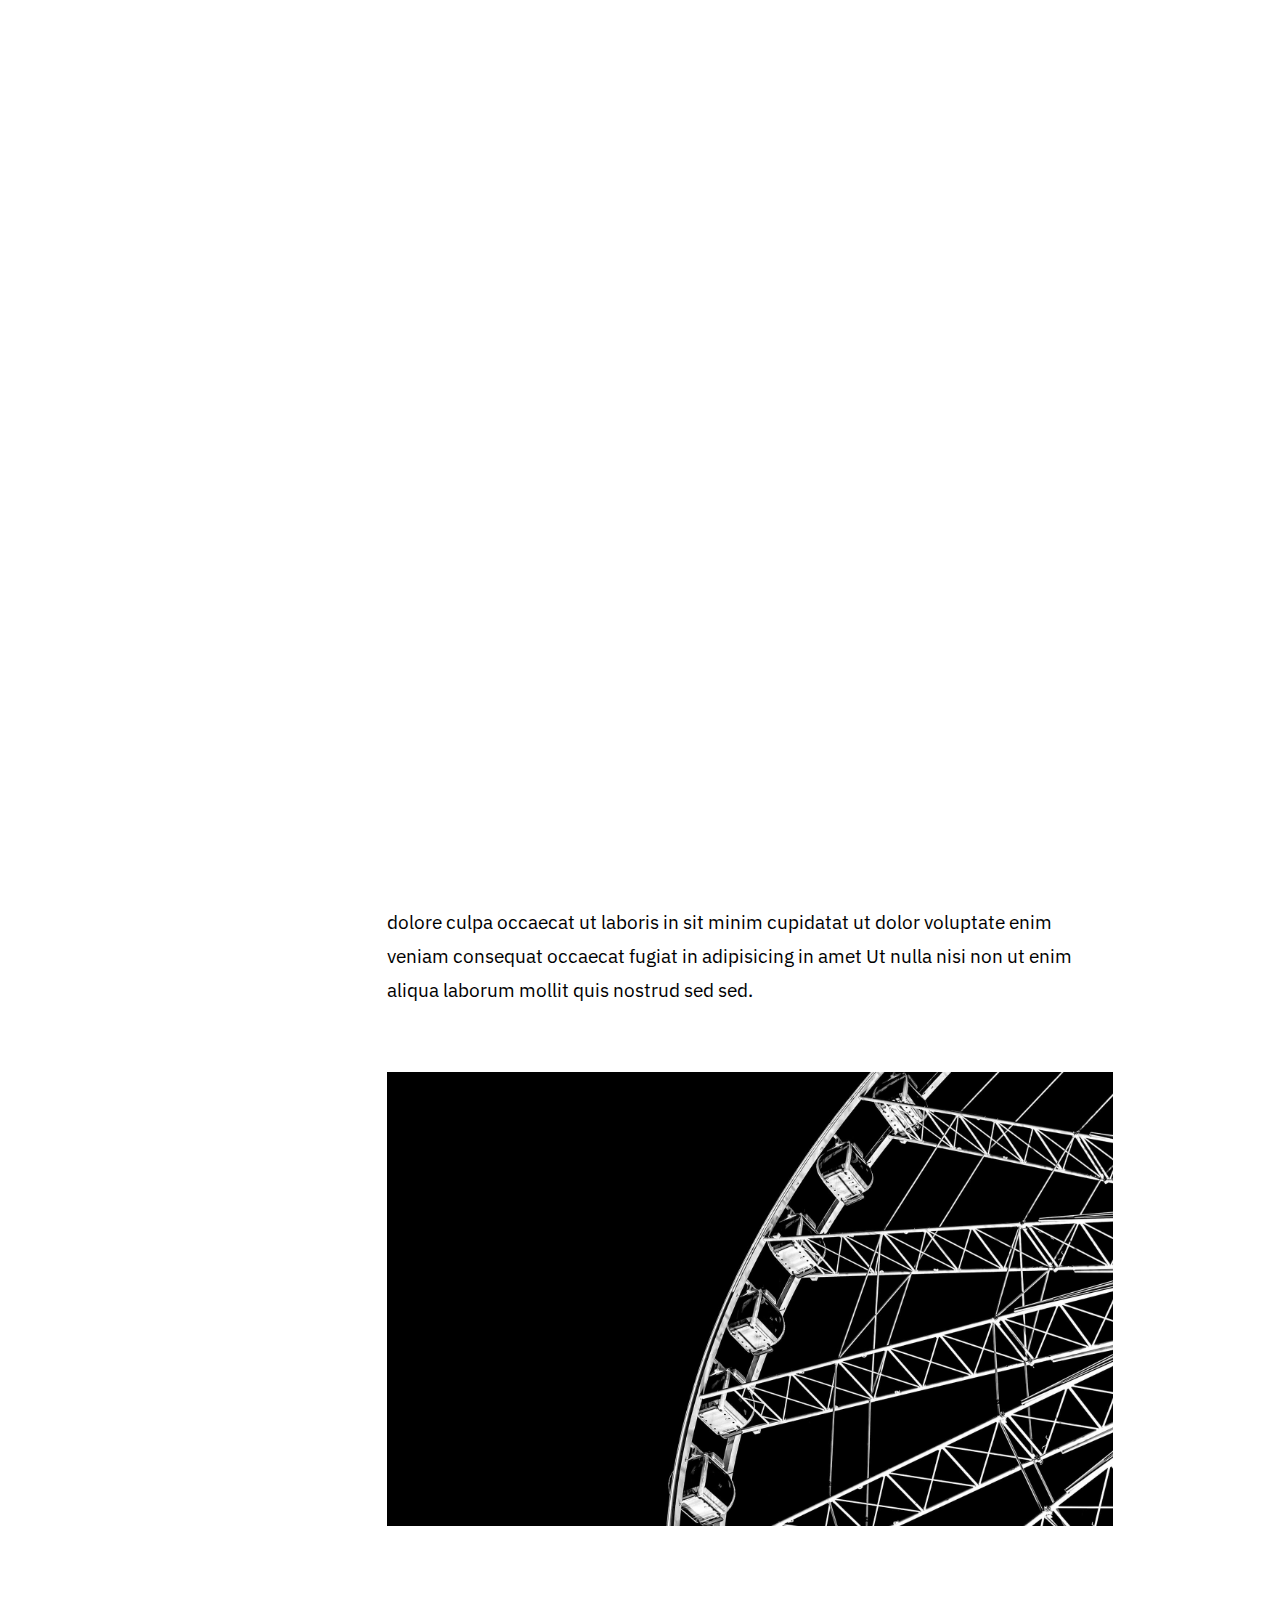
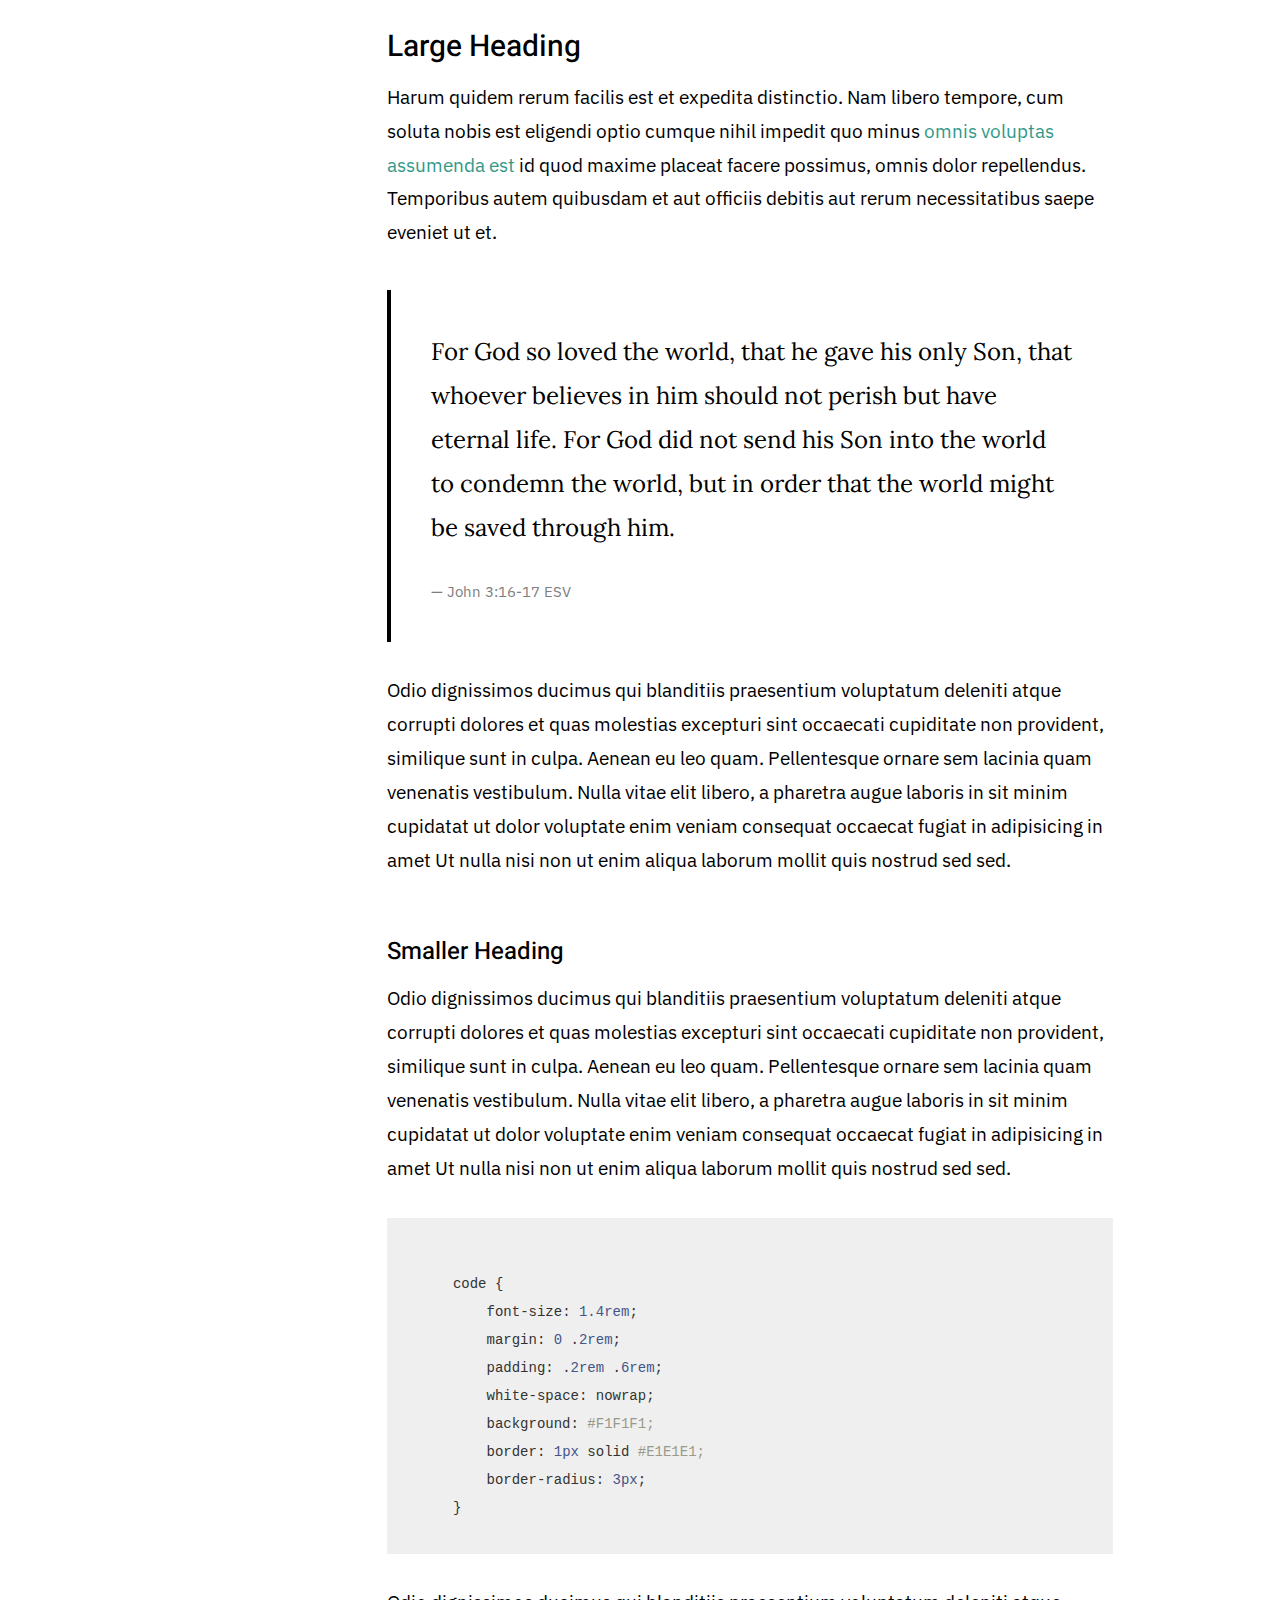
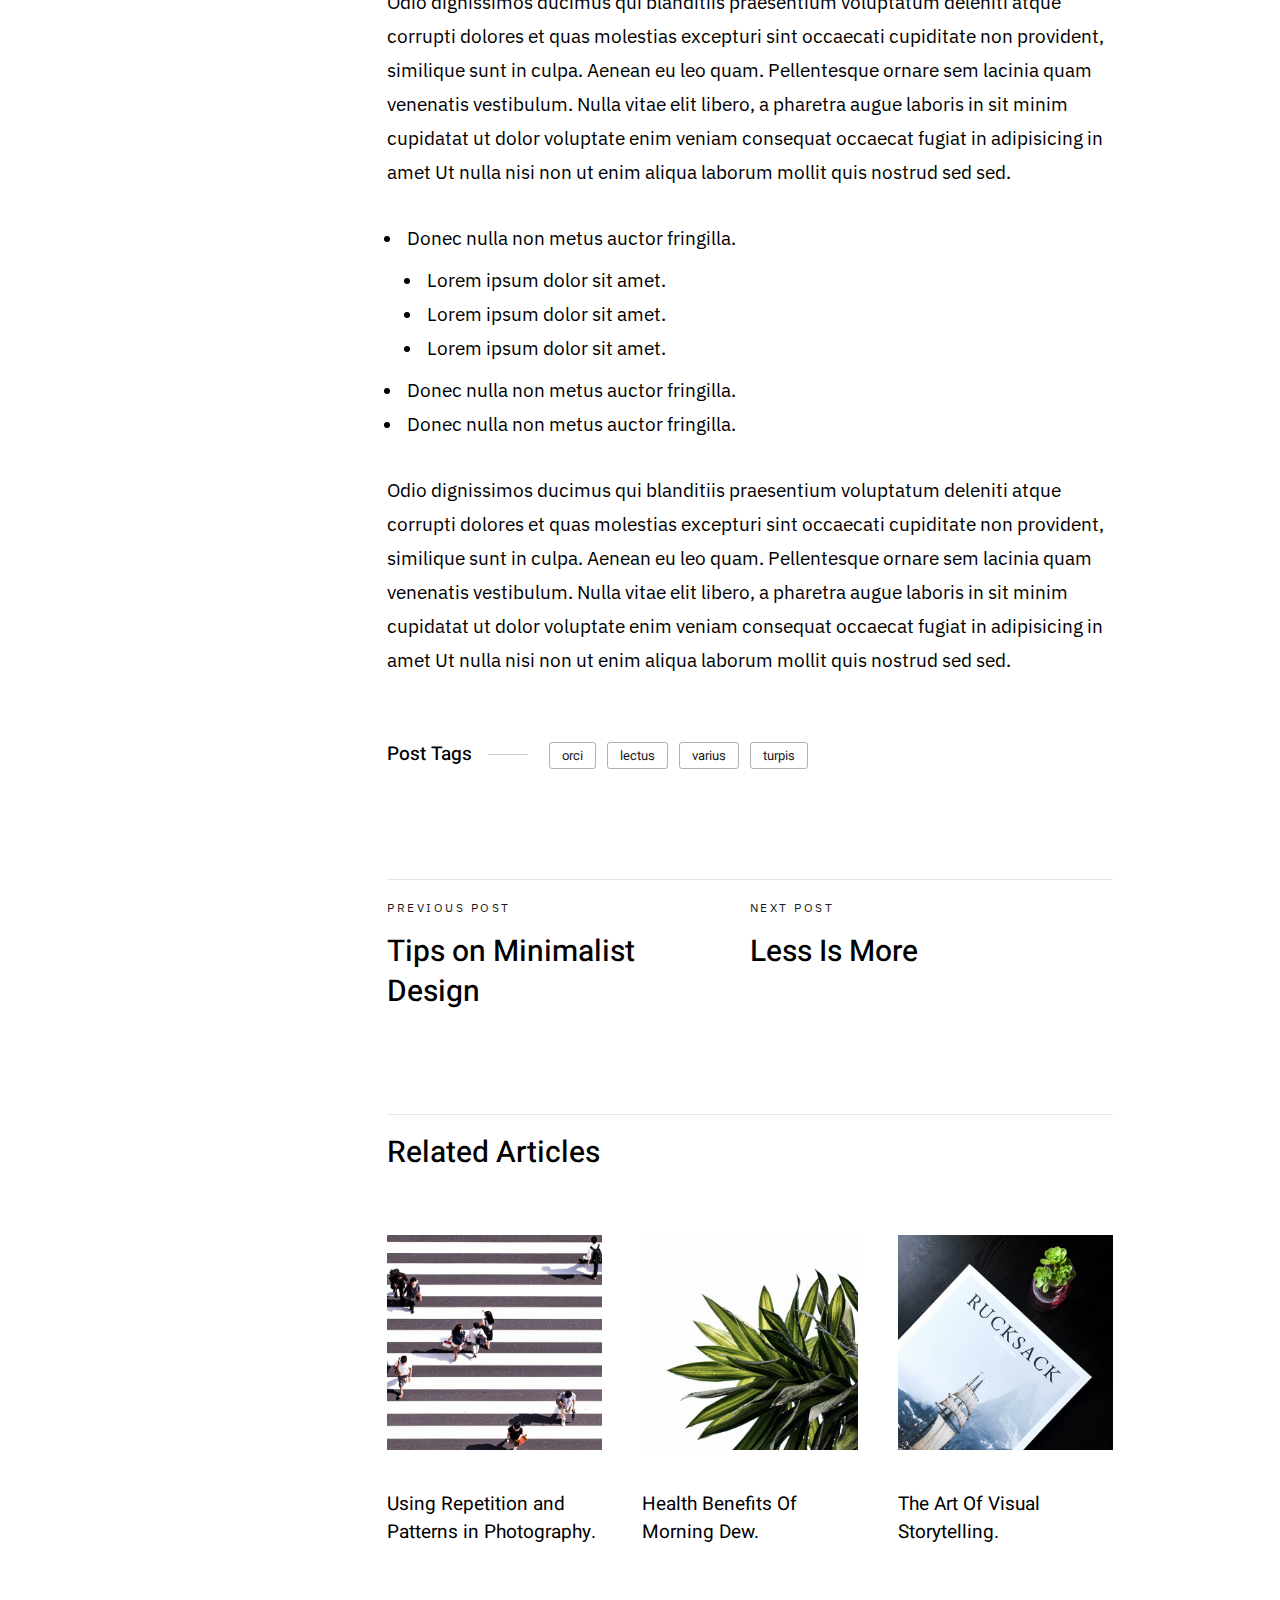
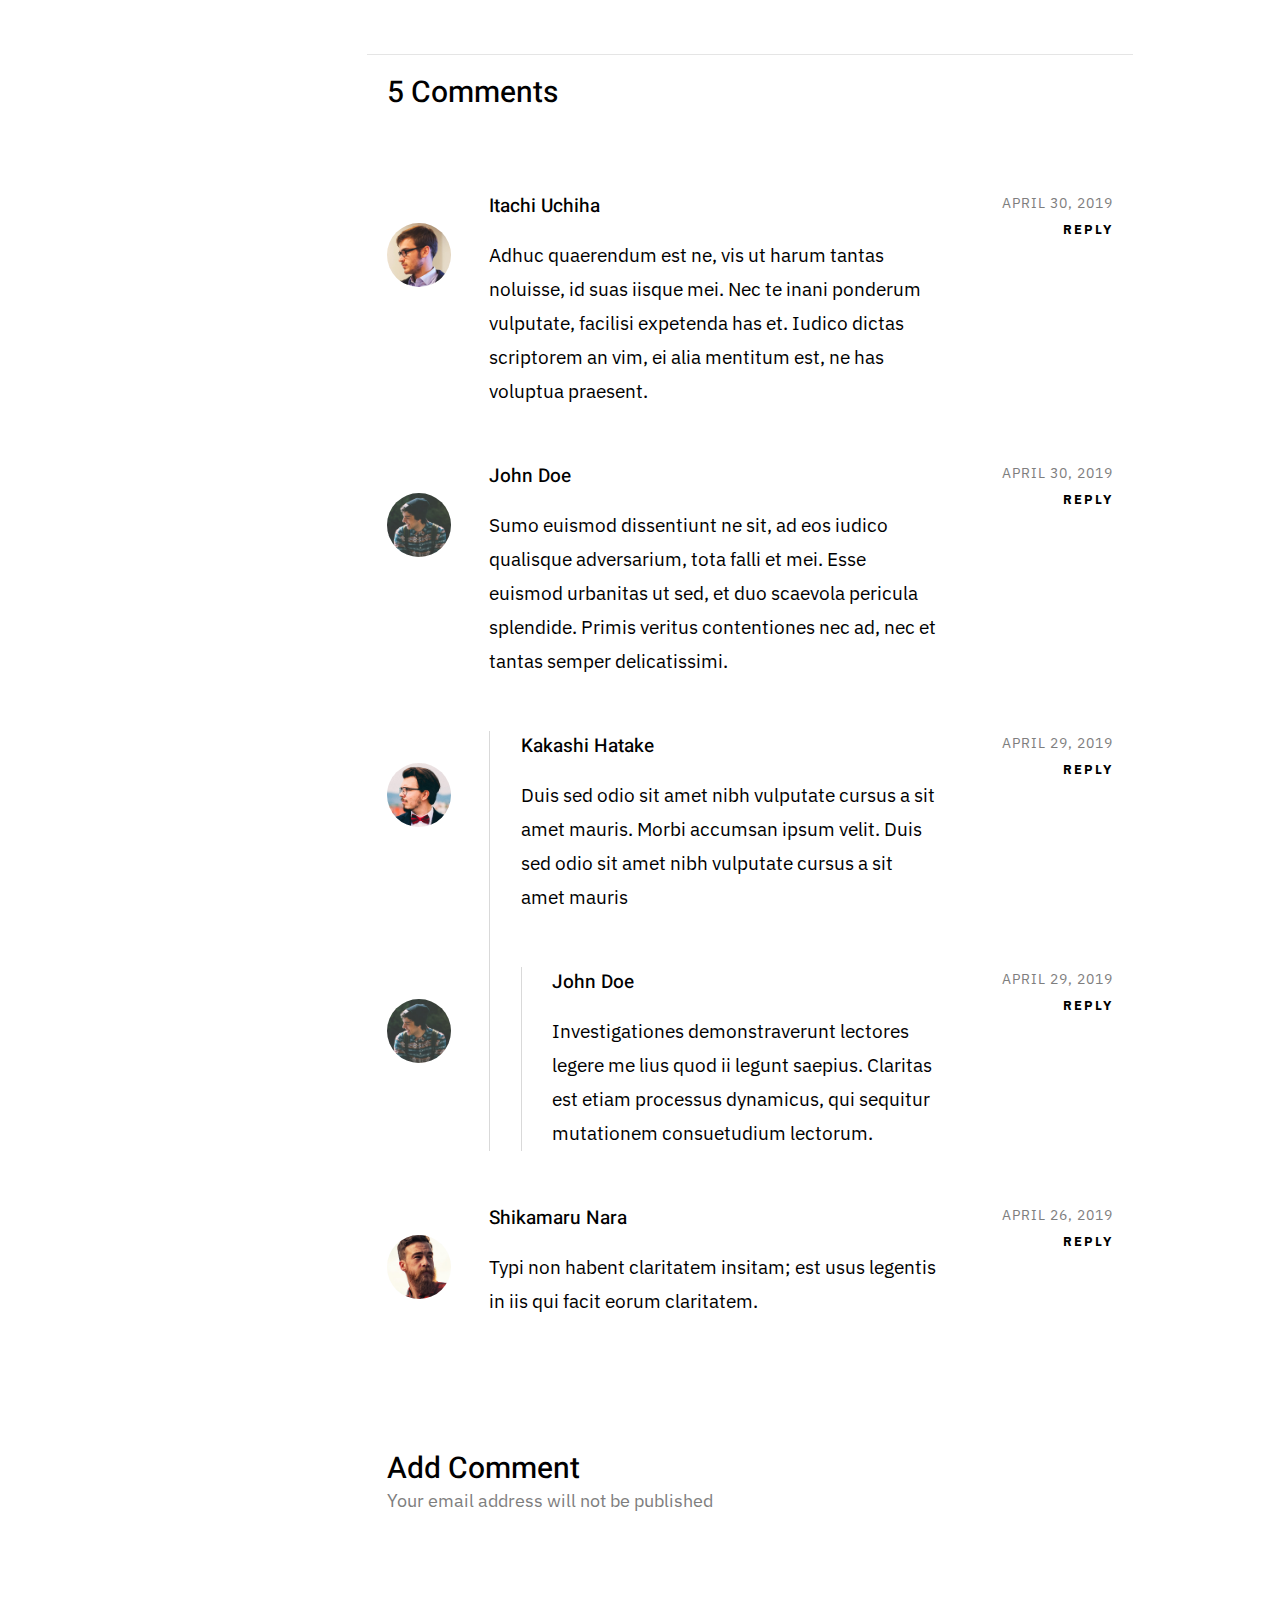
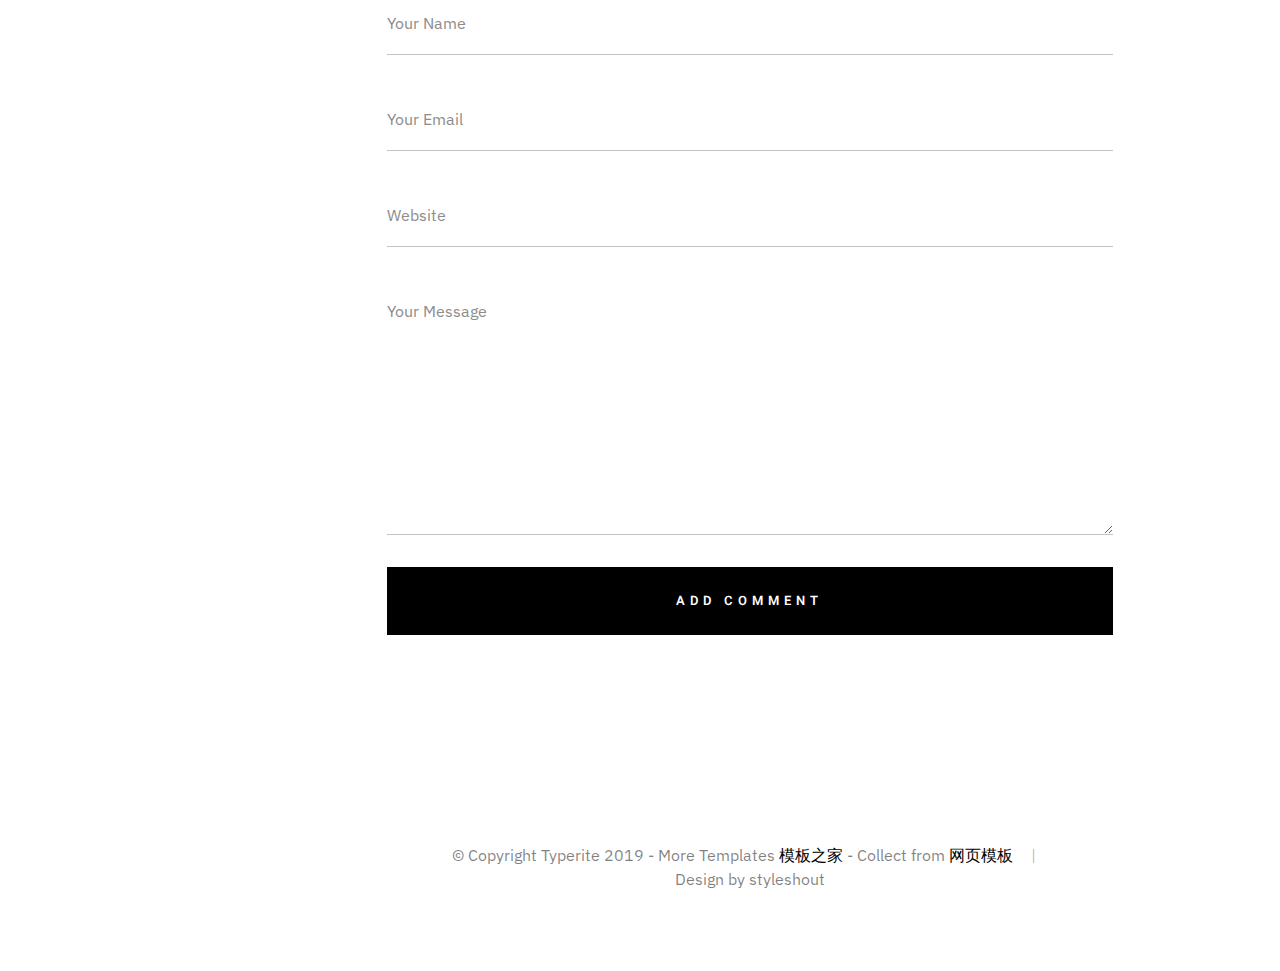
<file: src/main/resources/static/single-audio.html>
<!DOCTYPE html>
<html class="no-js" lang="en">
<head>

    <!--- basic page needs
    ================================================== -->
    <meta charset="utf-8">
    <title>Audio Post - Typerite</title>
    <meta name="description" content="">
    <meta name="author" content="">

    <!-- mobile specific metas
    ================================================== -->
    <meta name="viewport" content="width=device-width, initial-scale=1">

    <!-- CSS
    ================================================== -->
    <link rel="stylesheet" href="css/base.css">
    <link rel="stylesheet" href="css/vendor.css">
    <link rel="stylesheet" href="css/main.css">

    <!-- script
    ================================================== -->
    <script src="js/modernizr.js"></script>

    <!-- favicons
    ================================================== -->
    <link rel="apple-touch-icon" sizes="180x180" href="apple-touch-icon.png">
    <link rel="icon" type="image/png" sizes="32x32" href="favicon-32x32.png">
    <link rel="icon" type="image/png" sizes="16x16" href="favicon-16x16.png">
    <link rel="manifest" href="site.webmanifest">

</head>

<body class="ss-bg-white">

    <!-- preloader
    ================================================== -->
    <div id="preloader">
        <div id="loader" class="dots-fade">
            <div></div>
            <div></div>
            <div></div>
        </div>
    </div>

    <div id="top" class="s-wrap site-wrapper">

        <!-- site header
        ================================================== -->
        <header class="s-header header">

            <div class="header__top">
                <div class="header__logo">
                    <a class="site-logo" href="index.html">
                        <img src="images/logo.svg" alt="Homepage">
                    </a>
                </div>

                <div class="header__search">
    
                    <form role="search" method="get" class="header__search-form" action="#">
                        <label>
                            <span class="hide-content">Search for:</span>
                            <input type="search" class="header__search-field" placeholder="Type Keywords" value="" name="s" title="Search for:" autocomplete="off">
                        </label>
                        <input type="submit" class="header__search-submit" value="Search">
                    </form>
        
                    <a href="#0" title="Close Search" class="header__search-close">Close</a>
        
                </div>  <!-- end header__search -->

                <!-- toggles -->
                <a href="#0" class="header__search-trigger"></a>
                <a href="#0" class="header__menu-toggle"><span>Menu</span></a>

            </div>

            <nav class="header__nav-wrap">

                <ul class="header__nav">
                    <li class="current"><a href="index.html" title="">Home</a></li>
                    <li class="has-children">
                        <a href="#0" title="">Categories</a>
                        <ul class="sub-menu">
                        <li><a href="category.html">Lifestyle</a></li>
                        <li><a href="category.html">Health</a></li>
                        <li><a href="category.html">Family</a></li>
                        <li><a href="category.html">Management</a></li>
                        <li><a href="category.html">Travel</a></li>
                        <li><a href="category.html">Work</a></li>
                        </ul>
                    </li>
                    <li class="has-children current">
                        <a href="#0" title="">Blog</a>
                        <ul class="sub-menu">
                        <li><a href="single-video.html">Video Post</a></li>
                        <li><a href="single-audio.html">Audio Post</a></li>
                        <li><a href="single-gallery.html">Gallery Post</a></li>
                        <li><a href="single-standard.html">Standard Post</a></li>
                        </ul>
                    </li>
                    <li><a href="styles.html" title="">Styles</a></li>
                    <li><a href="page-about.html" title="">About</a></li>
                    <li><a href="page-contact.html" title="">Contact</a></li>
                </ul> <!-- end header__nav -->

                <ul class="header__social">
                    <li class="ss-facebook">
                        <a href="https://facebook.com/">
                            <span class="screen-reader-text">Facebook</span>
                        </a>
                    </li>
                    <li class="ss-twitter">
                        <a href="#0">
                            <span class="screen-reader-text">Twitter</span>
                        </a>
                    </li>
                    <li class="ss-dribbble">
                        <a href="#0">
                            <span class="screen-reader-text">Instagram</span>
                        </a>
                    </li>
                    <li class="ss-behance">
                        <a href="#0">
                            <span class="screen-reader-text">Behance</span>
                        </a>
                    </li>
                </ul>

            </nav> <!-- end header__nav-wrap -->

        </header> <!-- end s-header -->


        <!-- site content
        ================================================== -->
        <div class="s-content content">
            <main class="row content__page">

                <article class="column large-full entry format-audio">

                    <div class="media-wrap entry__media">
                        <iframe width="100%" height="166" scrolling="no" frameborder="no" allow="autoplay" src="https://w.soundcloud.com/player/?url=https%3A//api.soundcloud.com/tracks/80822997&color=%23dedede&auto_play=false&hide_related=false&show_comments=true&show_user=true&show_reposts=false&show_teaser=true"></iframe>
                    </div>

                    <div class="content__page-header entry__header">
                        <h1 class="display-1 entry__title">
                        Hello, This Is An Audio Post.
                        </h1>
                        <ul class="entry__header-meta">
                            <li class="author">By <a href="#0">Jonathan Doe</a></li>
                            <li class="date">April 30, 2019</li>
                            <li class="cat-links">
                                <a href="#0">Marketing</a><a href="#0">Management</a>
                            </li>
                        </ul>
                    </div> <!-- end entry__header -->

                    <div class="entry__content">

                        <p class="lead drop-cap">
                        Duis ex ad cupidatat tempor Excepteur cillum cupidatat 
                        fugiat nostrud cupidatat dolor sunt sint sit nisi est eu exercitation 
                        incididunt adipisicing veniam velit id fugiat enim mollit amet anim veniam dolor 
                        dolor irure velit commodo cillum sit nulla ullamco magna amet magna cupidatat qui 
                        labore cillum sit in tempor veniam consequat non laborum adipisicing aliqua 
                        ea nisi sint.
                        </p>

                        <p>
                        Duis ex ad cupidatat tempor Excepteur cillum cupidatat fugiat nostrud cupidatat 
                        dolor sunt sint sit nisi est eu exercitation incididunt adipisicing veniam velit 
                        id fugiat enim mollit amet anim veniam dolor dolor irure velit commodo cillum sit 
                        nulla ullamco magna amet magna cupidatat qui labore cillum sit in tempor veniam 
                        consequat non laborum adipisicing aliqua ea nisi sint ut quis proident ullamco ut 
                        dolore culpa occaecat ut laboris in sit minim cupidatat ut dolor voluptate enim 
                        veniam consequat occaecat fugiat in adipisicing in amet Ut nulla nisi non ut enim 
                        aliqua laborum mollit quis nostrud sed sed.
                        </p>

                        <p>
                        <img src="images/wheel-1000.jpg" 
                             srcset="images/wheel-2000.jpg 2000w, 
                                     images/wheel-1000.jpg 1000w, 
                                     images/wheel-500.jpg 500w" 
                                     sizes="(max-width: 2000px) 100vw, 2000px" alt="">
                        </p>

                        <h2>Large Heading</h2>
    
                        <p>
                        Harum quidem rerum facilis est et expedita distinctio. Nam libero tempore, cum 
                        soluta nobis est eligendi optio cumque nihil impedit quo minus 
                        <a href="http://#">omnis voluptas assumenda est</a> id quod maxime placeat 
                        facere possimus, omnis dolor repellendus. Temporibus autem quibusdam et aut 
                        officiis debitis aut rerum necessitatibus saepe eveniet ut et.
                        </p>
    
                        <blockquote>
                            <p>
                            For God so loved the world, that he gave his only Son, that whoever believes in 
                            him should not perish but have eternal life. For God did not send his Son into 
                            the world to condemn the world, but in order that the world might be 
                            saved through him.
                            </p>
                            <cite>John 3:16-17 ESV</cite>
                        </blockquote>
    
                        <p>
                        Odio dignissimos ducimus qui blanditiis praesentium voluptatum deleniti atque 
                        corrupti dolores et quas molestias excepturi sint occaecati cupiditate non provident, 
                        similique sunt in culpa. Aenean eu leo quam. Pellentesque ornare sem lacinia quam 
                        venenatis vestibulum. Nulla vitae elit libero, a pharetra augue laboris in sit minim 
                        cupidatat ut dolor voluptate enim veniam consequat occaecat fugiat in adipisicing 
                        in amet Ut nulla nisi non ut enim aliqua laborum mollit quis nostrud sed sed.
                        </p>
    
                        <h3>Smaller Heading</h3>
    
                        <p>
                        Odio dignissimos ducimus qui blanditiis praesentium voluptatum deleniti atque 
                        corrupti dolores et quas molestias excepturi sint occaecati cupiditate non provident, 
                        similique sunt in culpa. Aenean eu leo quam. Pellentesque ornare sem lacinia quam 
                        venenatis vestibulum. Nulla vitae elit libero, a pharetra augue laboris in sit minim 
                        cupidatat ut dolor voluptate enim veniam consequat occaecat fugiat in adipisicing 
                        in amet Ut nulla nisi non ut enim aliqua laborum mollit quis nostrud sed sed.
                        </p>

<pre><code>
    code {
        font-size: 1.4rem;
        margin: 0 .2rem;
        padding: .2rem .6rem;
        white-space: nowrap;
        background: #F1F1F1;
        border: 1px solid #E1E1E1;	
        border-radius: 3px;
    }
</code></pre>

                        <p>
                        Odio dignissimos ducimus qui blanditiis praesentium voluptatum deleniti atque 
                        corrupti dolores et quas molestias excepturi sint occaecati cupiditate non provident, 
                        similique sunt in culpa. Aenean eu leo quam. Pellentesque ornare sem lacinia quam 
                        venenatis vestibulum. Nulla vitae elit libero, a pharetra augue laboris in sit minim 
                        cupidatat ut dolor voluptate enim veniam consequat occaecat fugiat in adipisicing 
                        in amet Ut nulla nisi non ut enim aliqua laborum mollit quis nostrud sed sed.
                        </p>
        
                        <ul>
                            <li>Donec nulla non metus auctor fringilla.
                                <ul>
                                    <li>Lorem ipsum dolor sit amet.</li>
                                    <li>Lorem ipsum dolor sit amet.</li>
                                    <li>Lorem ipsum dolor sit amet.</li>
                                </ul>
                            </li>
                            <li>Donec nulla non metus auctor fringilla.</li>
                            <li>Donec nulla non metus auctor fringilla.</li>
                        </ul>
        
                        <p>
                        Odio dignissimos ducimus qui blanditiis praesentium voluptatum deleniti atque 
                        corrupti dolores et quas molestias excepturi sint occaecati cupiditate non provident, 
                        similique sunt in culpa. Aenean eu leo quam. Pellentesque ornare sem lacinia quam 
                        venenatis vestibulum. Nulla vitae elit libero, a pharetra augue laboris in sit minim 
                        cupidatat ut dolor voluptate enim veniam consequat occaecat fugiat in adipisicing 
                        in amet Ut nulla nisi non ut enim aliqua laborum mollit quis nostrud sed sed.
                        </p>


                        <p class="entry__tags">
                            <span>Post Tags</span>
        
                            <span class="entry__tag-list">
                                <a href="#0">orci</a>
                                <a href="#0">lectus</a>
                                <a href="#0">varius</a>
                                <a href="#0">turpis</a>
                            </span>
            
                        </p>
                    </div> <!-- end entry content -->

                    <div class="entry__pagenav">
                        <div class="entry__nav">
                            <div class="entry__prev">
                                <a href="#0" rel="prev">
                                    <span>Previous Post</span>
                                    Tips on Minimalist Design 
                                </a>
                            </div>
                            <div class="entry__next">
                                <a href="#0" rel="next">
                                    <span>Next Post</span>
                                    Less Is More 
                                </a>
                            </div>
                        </div>
                    </div> <!-- end entry content -->

                    <div class="entry__related">
                        <h3 class="h2">Related Articles</h3>

                        <ul class="related">
                            <li class="related__item">
                                <a href="single-standard.html" class="related__link">
                                    <img src="images/thumbs/masonry/walk-600.jpg" alt="">
                                </a>
                                <h5 class="related__post-title">Using Repetition and Patterns in Photography.</h5>
                            </li>
                            <li class="related__item">
                                <a href="single-standard.html" class="related__link">
                                    <img src="images/thumbs/masonry/dew-600.jpg" alt="">
                                </a>
                                <h5 class="related__post-title">Health Benefits Of Morning Dew.</h5>
                            </li>
                            <li class="related__item">
                                <a href="single-standard.html" class="related__link">
                                    <img src="images/thumbs/masonry/rucksack-600.jpg" alt="">
                                </a>
                                <h5 class="related__post-title">The Art Of Visual Storytelling.</h5>
                            </li>
                        </ul>
                    </div> <!-- end entry related -->

                </article> <!-- end column large-full entry-->


                <div class="comments-wrap">

                    <div id="comments" class="column large-12">

                        <h3 class="h2">5 Comments</h3>

                        <!-- START commentlist -->
                        <ol class="commentlist">
        
                            <li class="depth-1 comment">
        
                                <div class="comment__avatar">
                                    <img class="avatar" src="images/avatars/user-01.jpg" alt="" width="50" height="50">
                                </div>
        
                                <div class="comment__content">
        
                                    <div class="comment__info">
                                        <div class="comment__author">Itachi Uchiha</div>
        
                                        <div class="comment__meta">
                                            <div class="comment__time">April 30, 2019</div>
                                            <div class="comment__reply">
                                                <a class="comment-reply-link" href="#0">Reply</a>
                                            </div>
                                        </div>
                                    </div>
        
                                    <div class="comment__text">
                                    <p>Adhuc quaerendum est ne, vis ut harum tantas noluisse, id suas iisque mei. Nec te inani ponderum vulputate,
                                    facilisi expetenda has et. Iudico dictas scriptorem an vim, ei alia mentitum est, ne has voluptua praesent.</p>
                                    </div>
        
                                </div>
        
                            </li> <!-- end comment level 1 -->
        
                            <li class="thread-alt depth-1 comment">
        
                                <div class="comment__avatar">
                                    <img class="avatar" src="images/avatars/user-04.jpg" alt="" width="50" height="50">
                                </div>
        
                                <div class="comment__content">
        
                                    <div class="comment__info">
                                        <div class="comment__author">John Doe</div>
        
                                        <div class="comment__meta">
                                            <div class="comment__time">April 30, 2019</div>
                                            <div class="comment__reply">
                                                <a class="comment-reply-link" href="#0">Reply</a>
                                            </div>
                                        </div>
                                    </div>
        
                                    <div class="comment__text">
                                    <p>Sumo euismod dissentiunt ne sit, ad eos iudico qualisque adversarium, tota falli et mei. Esse euismod
                                    urbanitas ut sed, et duo scaevola pericula splendide. Primis veritus contentiones nec ad, nec et
                                    tantas semper delicatissimi.</p>
                                    </div>
        
                                </div>
        
                                <ul class="children">
        
                                    <li class="depth-2 comment">
        
                                        <div class="comment__avatar">
                                            <img class="avatar" src="images/avatars/user-03.jpg" alt="" width="50" height="50">
                                        </div>
        
                                        <div class="comment__content">
        
                                            <div class="comment__info">
                                                <div class="comment__author">Kakashi Hatake</div>
        
                                                <div class="comment__meta">
                                                    <div class="comment__time">April 29, 2019</div>
                                                    <div class="comment__reply">
                                                        <a class="comment-reply-link" href="#0">Reply</a>
                                                    </div>
                                                </div>
                                            </div>
        
                                            <div class="comment__text">
                                                <p>Duis sed odio sit amet nibh vulputate
                                                cursus a sit amet mauris. Morbi accumsan ipsum velit. Duis sed odio sit amet nibh vulputate
                                                cursus a sit amet mauris</p>
                                            </div>
        
                                        </div>
        
                                        <ul class="children">
        
                                            <li class="depth-3 comment">
        
                                                <div class="comment__avatar">
                                                    <img class="avatar" src="images/avatars/user-04.jpg" alt="" width="50" height="50">
                                                </div>
        
                                                <div class="comment__content">
        
                                                    <div class="comment__info">
                                                        <div class="comment__author">John Doe</div>
        
                                                        <div class="comment__meta">
                                                            <div class="comment__time">April 29, 2019</div>
                                                            <div class="comment__reply">
                                                                <a class="comment-reply-link" href="#0">Reply</a>
                                                            </div>
                                                        </div>
                                                    </div>
        
                                                    <div class="comment__text">
                                                    <p>Investigationes demonstraverunt lectores legere me lius quod ii legunt saepius. Claritas est
                                                    etiam processus dynamicus, qui sequitur mutationem consuetudium lectorum.</p>
                                                    </div>
        
                                                </div>
        
                                            </li>
        
                                        </ul>
        
                                    </li>
        
                                </ul>
        
                            </li> <!-- end comment level 1 -->
        
                            <li class="depth-1 comment">
        
                                <div class="comment__avatar">
                                    <img class="avatar" src="images/avatars/user-02.jpg" alt="" width="50" height="50">
                                </div>
        
                                <div class="comment__content">
        
                                    <div class="comment__info">
                                        <div class="comment__author">Shikamaru Nara</div>
        
                                        <div class="comment__meta">
                                            <div class="comment__time">April 26, 2019</div>
                                            <div class="comment__reply">
                                                <a class="comment-reply-link" href="#0">Reply</a>
                                            </div>
                                        </div>
                                    </div>
        
                                    <div class="comment__text">
                                    <p>Typi non habent claritatem insitam; est usus legentis in iis qui facit eorum claritatem.</p>
                                    </div>
        
                                </div>
        
                            </li>  <!-- end comment level 1 -->
        
                        </ol>
                        <!-- END commentlist -->

                    </div> <!-- end comments -->
            
            
                    <div class="column large-12 comment-respond">
            
                        <!-- START respond -->
                        <div id="respond">
            
                            <h3 class="h2">Add Comment <span>Your email address will not be published</span></h3>
            
                            <form name="contactForm" id="contactForm" method="post" action="" autocomplete="off">
                                <fieldset>
            
                                    <div class="form-field">
                                        <input name="cName" id="cName" class="full-width" placeholder="Your Name" value="" type="text">
                                    </div>
            
                                    <div class="form-field">
                                        <input name="cEmail" id="cEmail" class="full-width" placeholder="Your Email" value="" type="text">
                                    </div>
            
                                    <div class="form-field">
                                        <input name="cWebsite" id="cWebsite" class="full-width" placeholder="Website" value="" type="text">
                                    </div>
            
                                    <div class="message form-field">
                                        <textarea name="cMessage" id="cMessage" class="full-width" placeholder="Your Message"></textarea>
                                    </div>
            
                                    <input name="submit" id="submit" class="btn btn--primary btn-wide btn--large full-width" value="Add Comment" type="submit">
            
                                </fieldset>
                            </form> <!-- end form -->
            
                        </div>
                        <!-- END respond-->
            
                    </div> <!-- end comment-respond -->
            
                </div> <!-- end comments-wrap -->
            </main>

        </div> <!-- end s-content -->


        <!-- footer
        ================================================== -->
        <footer class="s-footer footer">
            <div class="row">
                <div class="column large-full footer__content">
                    <div class="footer__copyright">
                        <span>© Copyright Typerite 2019 - More Templates <a href="http://www.cssmoban.com/" target="_blank" title="模板之家">模板之家</a> - Collect from <a href="http://www.cssmoban.com/" title="网页模板" target="_blank">网页模板</a>
</span> <span>Design by styleshout</span>
                    </div>
                </div>
            </div>

            <div class="go-top">
                <a class="smoothscroll" title="Back to Top" href="#top"></a>
            </div>
        </footer>

    </div> <!-- end s-wrap -->


    <!-- Java Script
    ================================================== -->
    <script src="js/jquery-3.2.1.min.js"></script>
    <script src="js/plugins.js"></script>
    <script src="js/main.js"></script>

</body>
</file>
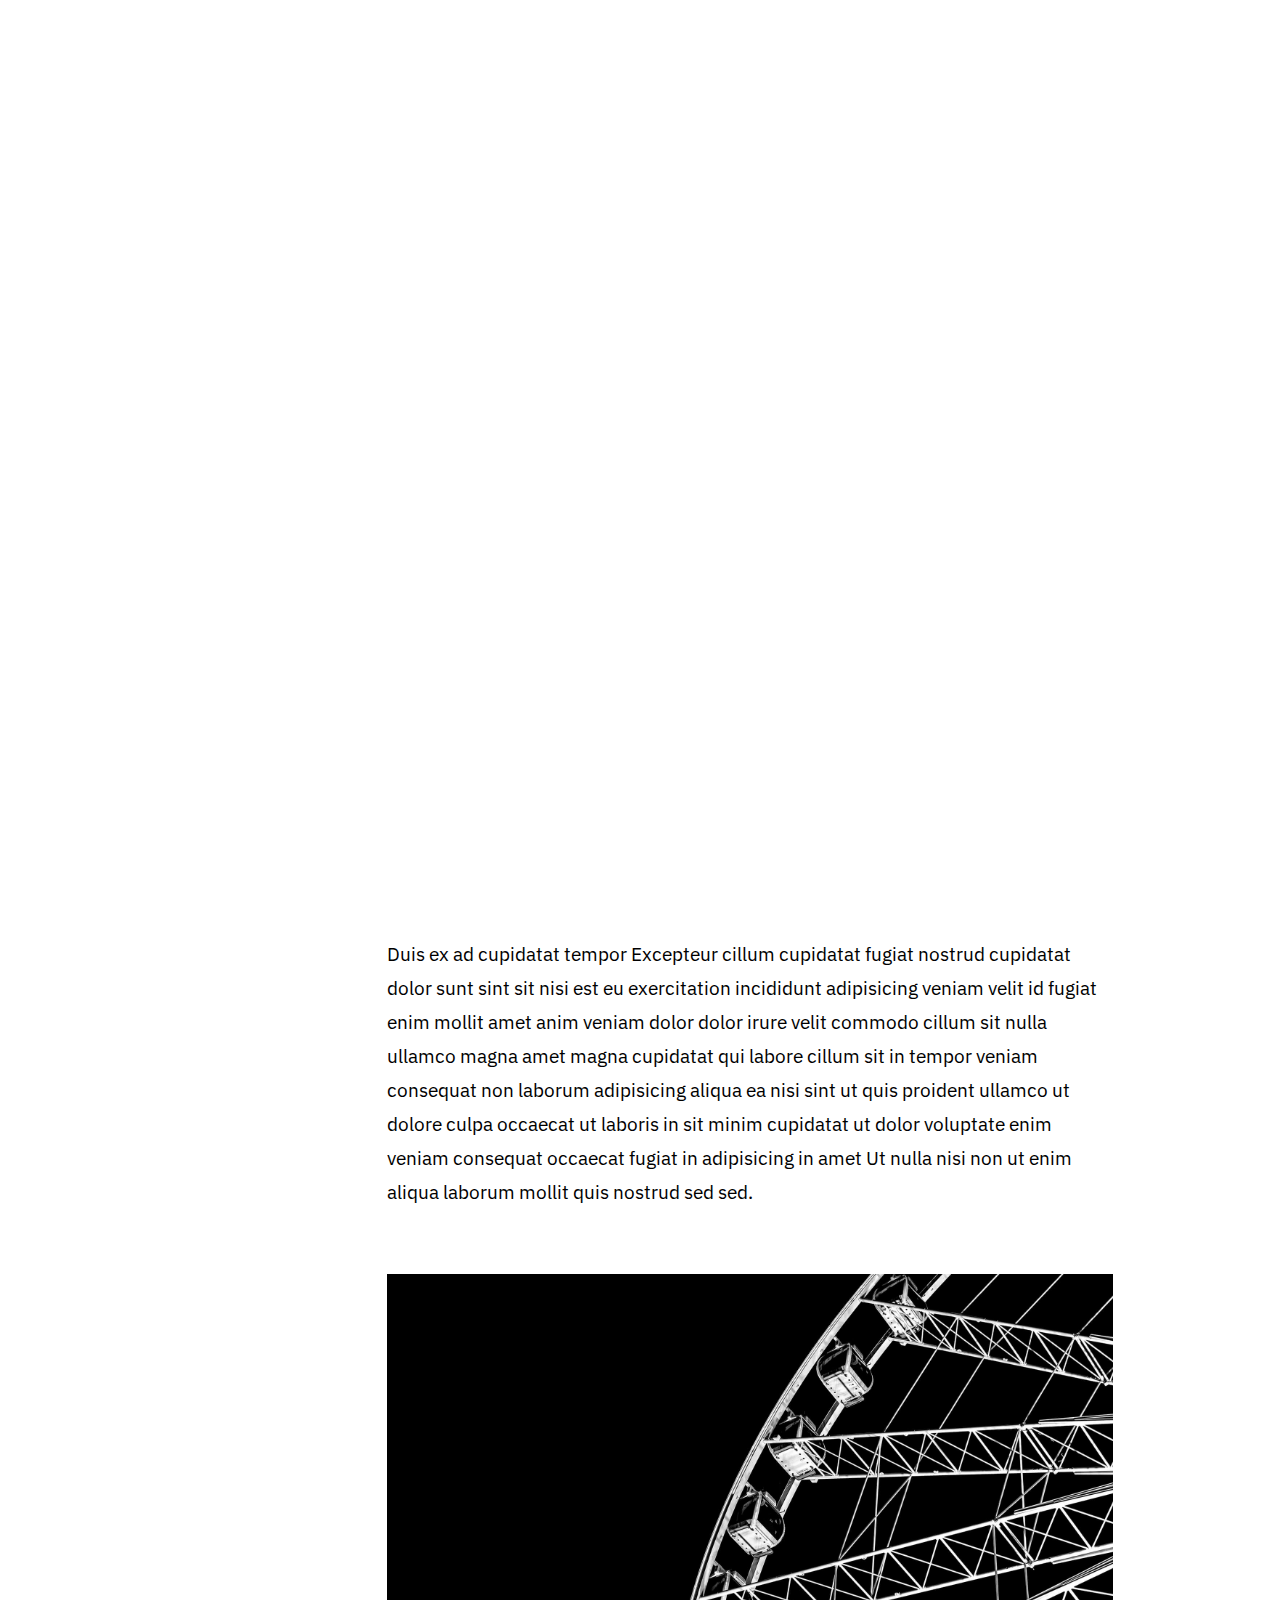
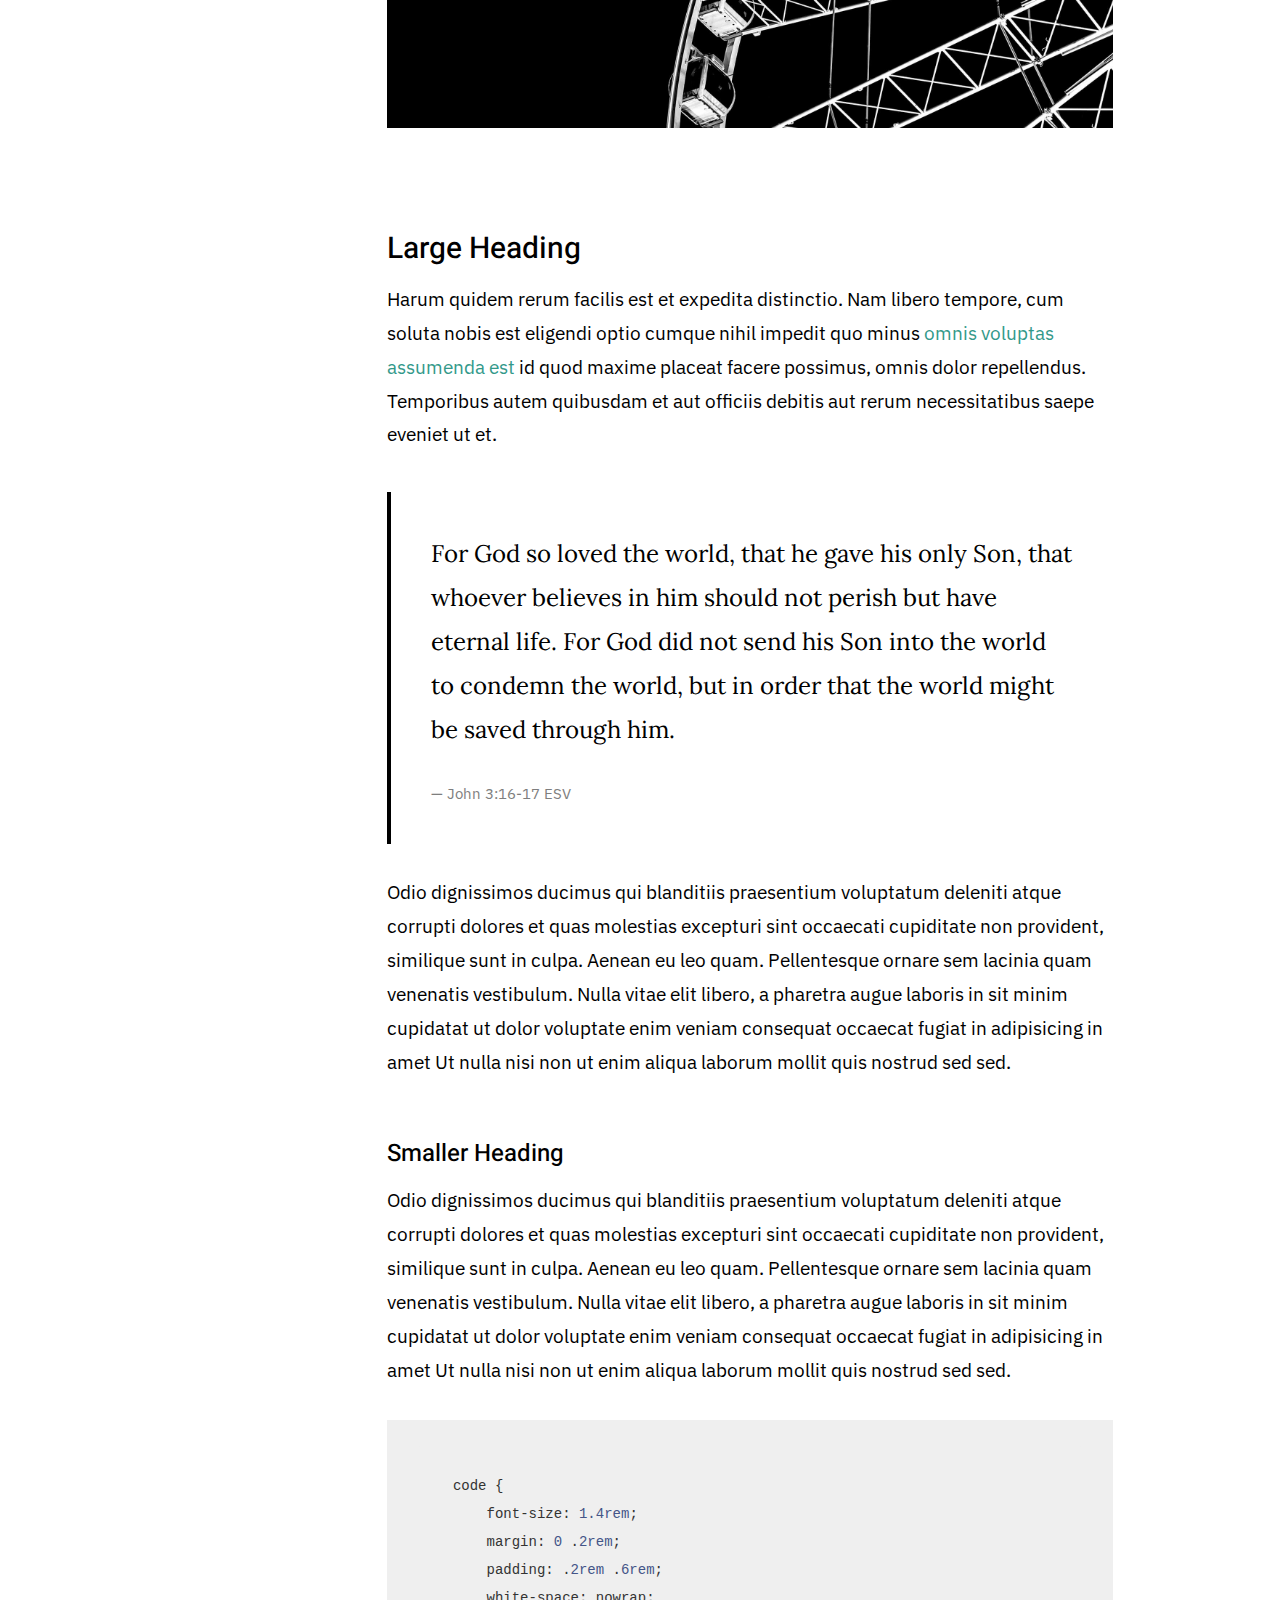
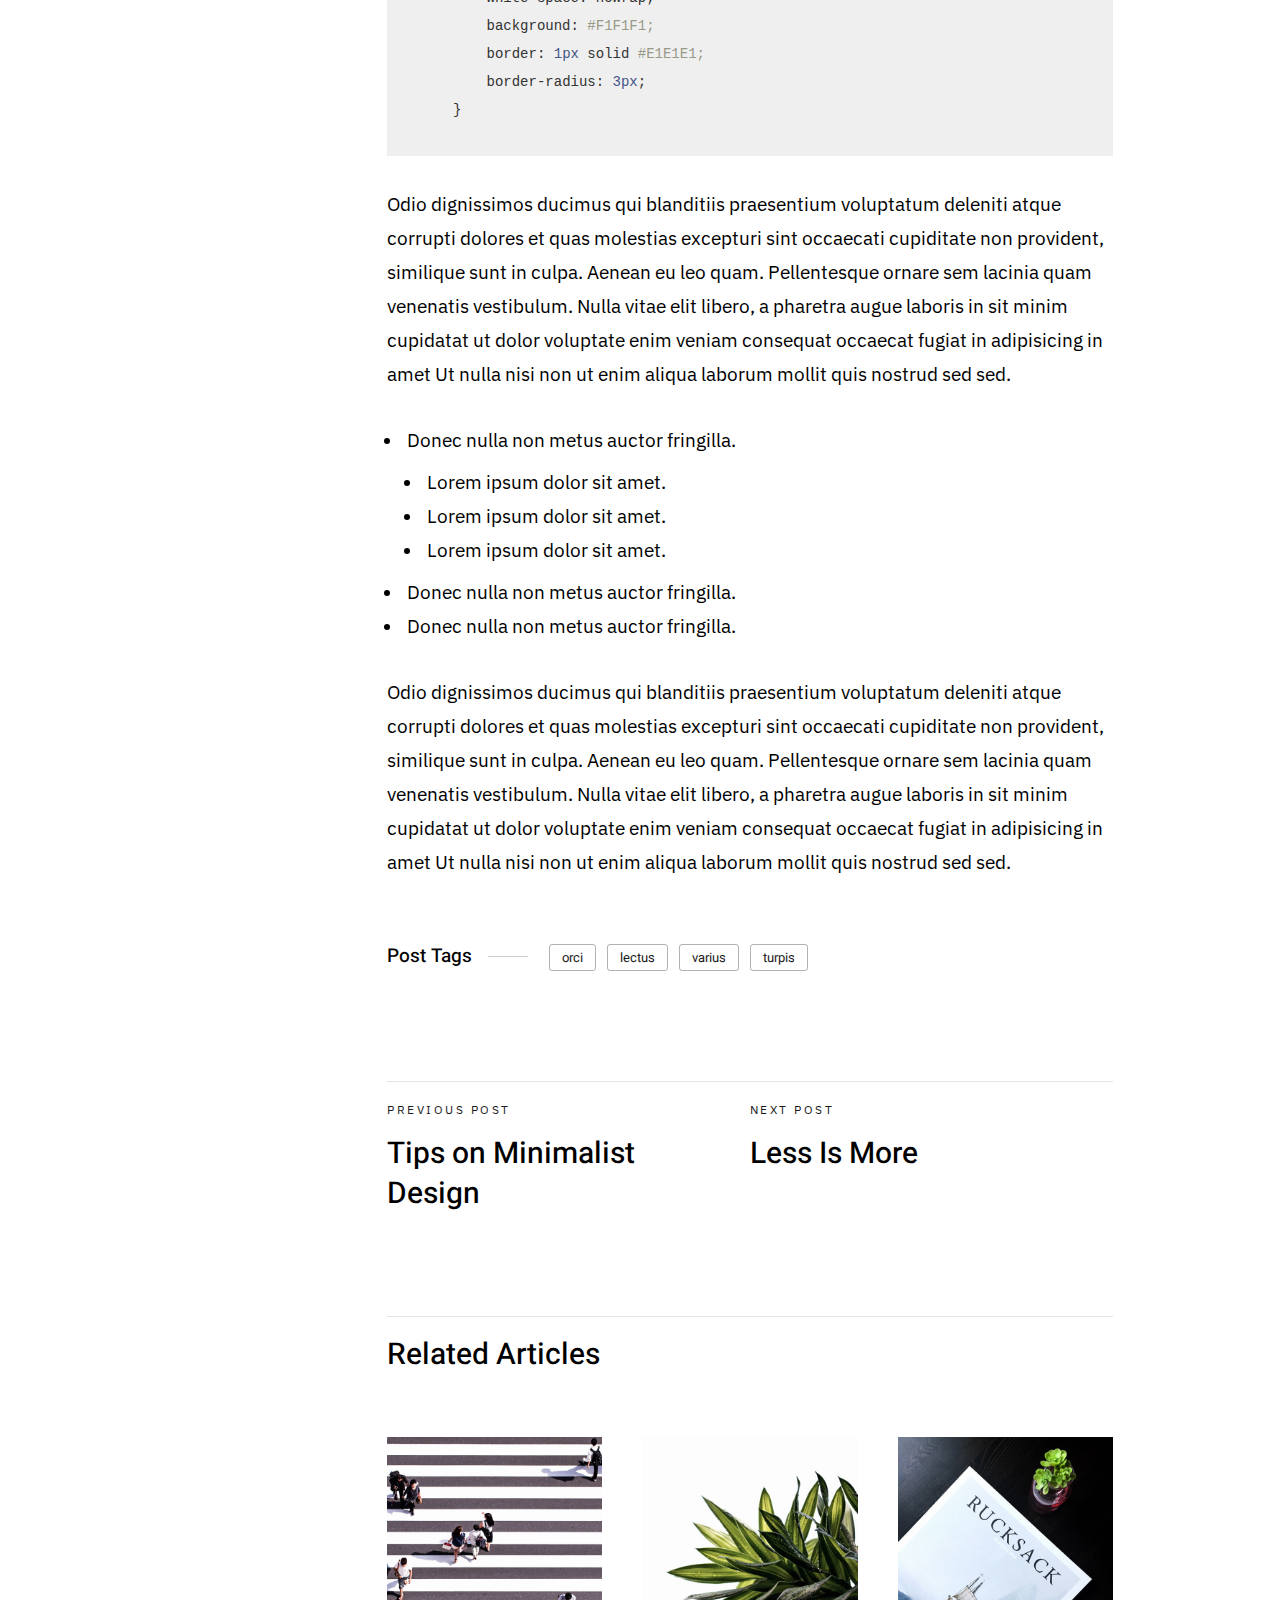
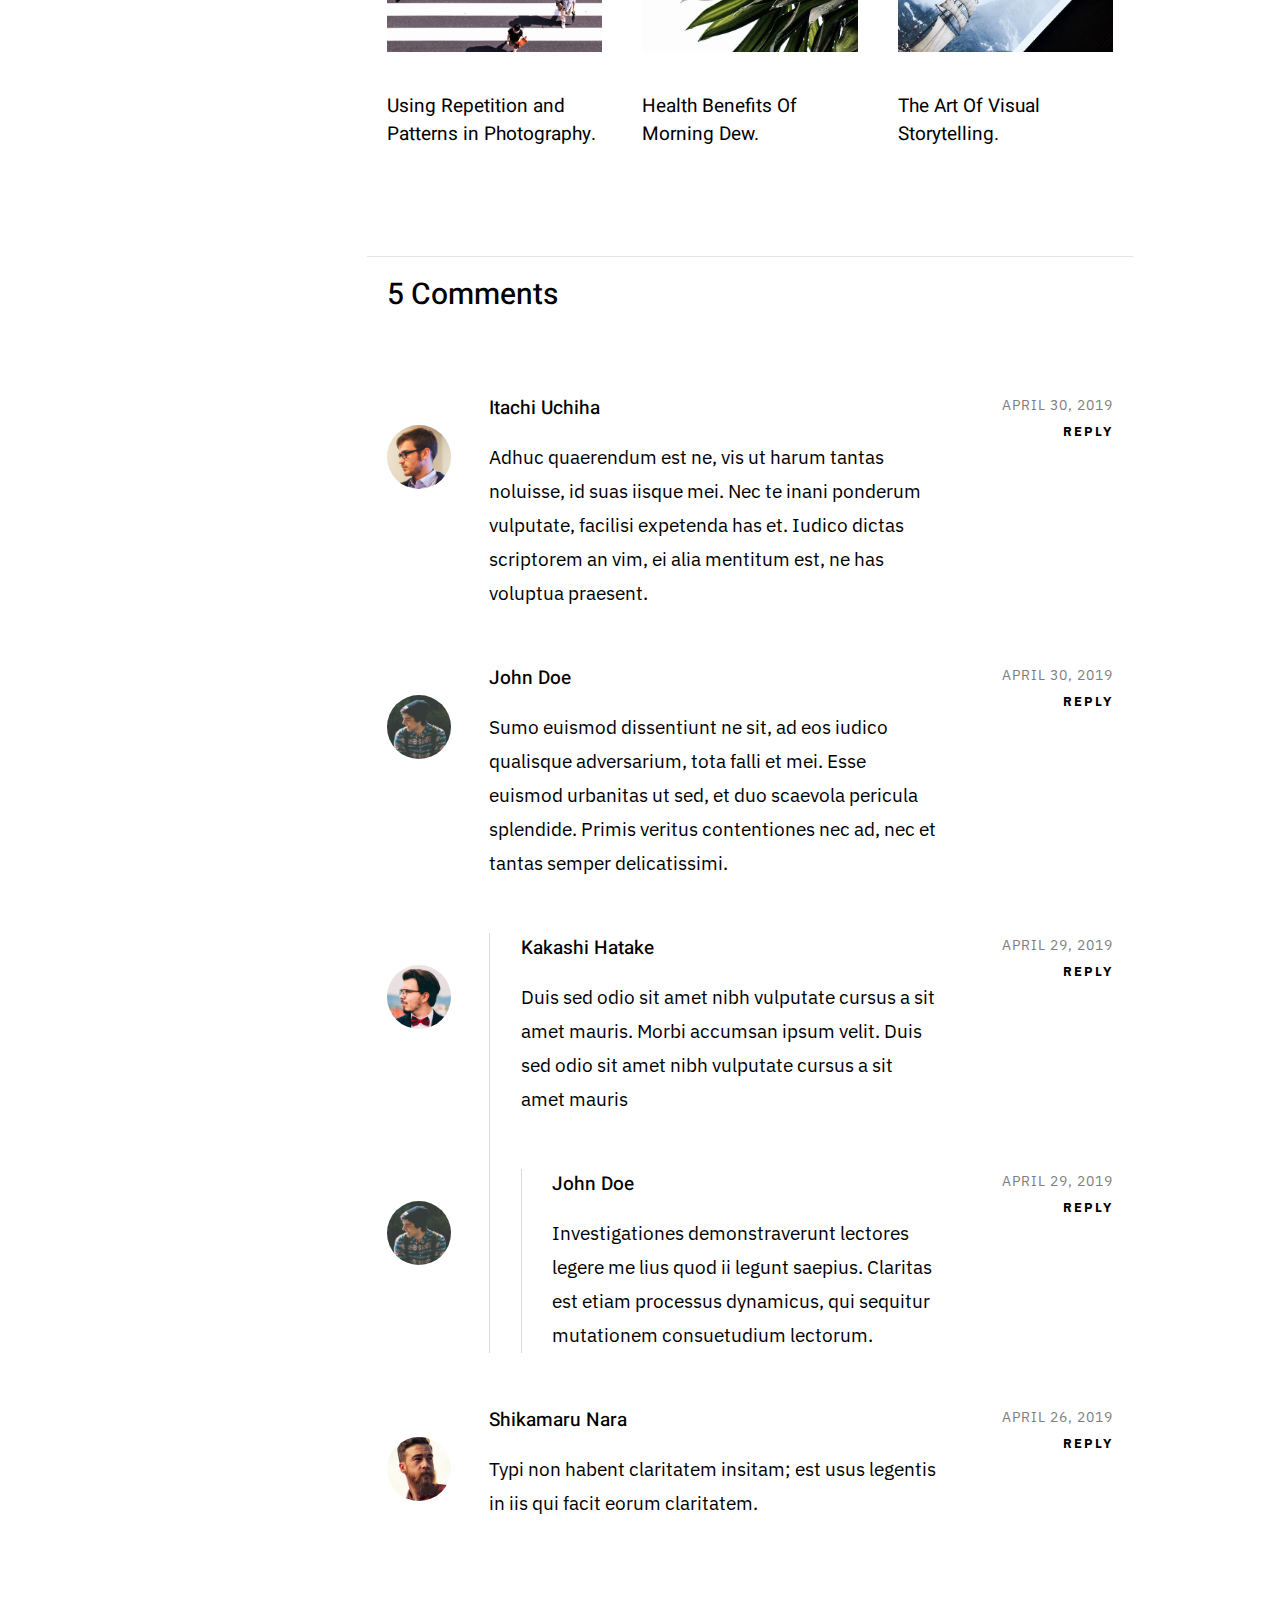
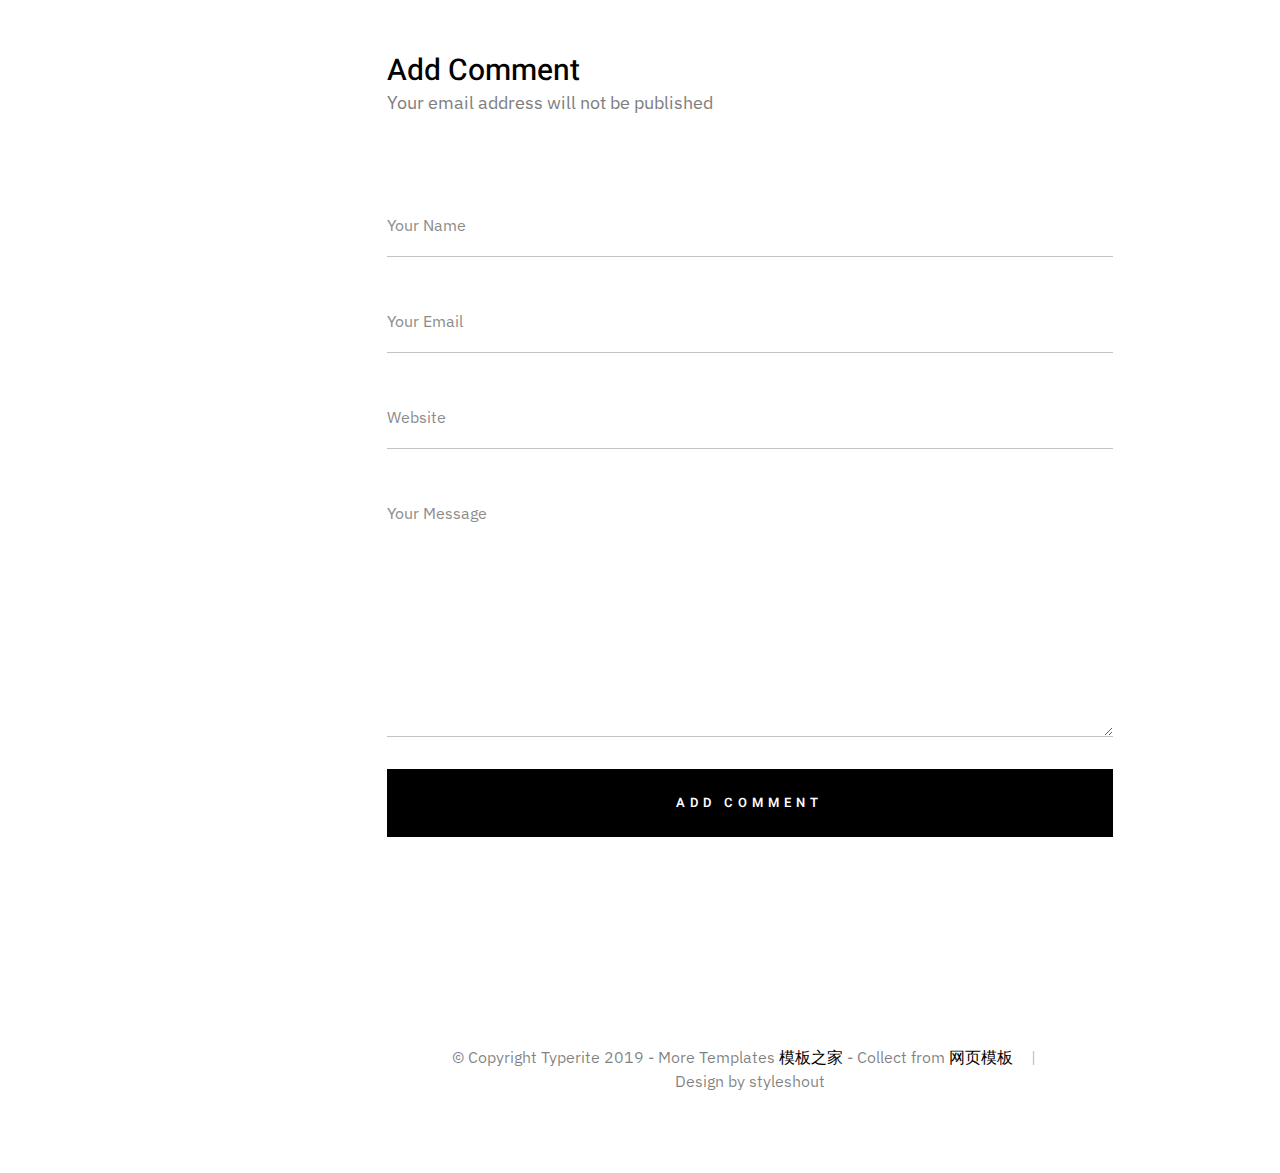
<file: src/main/resources/static/single-gallery.html>
<!DOCTYPE html>
<html class="no-js" lang="en">
<head>

    <!--- basic page needs
    ================================================== -->
    <meta charset="utf-8">
    <title>Gallery Post - Typerite</title>
    <meta name="description" content="">
    <meta name="author" content="">

    <!-- mobile specific metas
    ================================================== -->
    <meta name="viewport" content="width=device-width, initial-scale=1">

    <!-- CSS
    ================================================== -->
    <link rel="stylesheet" href="css/base.css">
    <link rel="stylesheet" href="css/vendor.css">
    <link rel="stylesheet" href="css/main.css">

    <!-- script
    ================================================== -->
    <script src="js/modernizr.js"></script>

    <!-- favicons
    ================================================== -->
    <link rel="apple-touch-icon" sizes="180x180" href="apple-touch-icon.png">
    <link rel="icon" type="image/png" sizes="32x32" href="favicon-32x32.png">
    <link rel="icon" type="image/png" sizes="16x16" href="favicon-16x16.png">
    <link rel="manifest" href="site.webmanifest">

</head>

<body class="ss-bg-white">

    <!-- preloader
    ================================================== -->
    <div id="preloader">
        <div id="loader" class="dots-fade">
            <div></div>
            <div></div>
            <div></div>
        </div>
    </div>

    <div id="top" class="s-wrap site-wrapper">

        <!-- site header
        ================================================== -->
        <header class="s-header header">

            <div class="header__top">
                <div class="header__logo">
                    <a class="site-logo" href="index.html">
                        <img src="images/logo.svg" alt="Homepage">
                    </a>
                </div>

                <div class="header__search">
    
                    <form role="search" method="get" class="header__search-form" action="#">
                        <label>
                            <span class="hide-content">Search for:</span>
                            <input type="search" class="header__search-field" placeholder="Type Keywords" value="" name="s" title="Search for:" autocomplete="off">
                        </label>
                        <input type="submit" class="header__search-submit" value="Search">
                    </form>
        
                    <a href="#0" title="Close Search" class="header__search-close">Close</a>
        
                </div>  <!-- end header__search -->

                <!-- toggles -->
                <a href="#0" class="header__search-trigger"></a>
                <a href="#0" class="header__menu-toggle"><span>Menu</span></a>

            </div>

            <nav class="header__nav-wrap">

                <ul class="header__nav">
                    <li class="current"><a href="index.html" title="">Home</a></li>
                    <li class="has-children">
                        <a href="#0" title="">Categories</a>
                        <ul class="sub-menu">
                        <li><a href="category.html">Lifestyle</a></li>
                        <li><a href="category.html">Health</a></li>
                        <li><a href="category.html">Family</a></li>
                        <li><a href="category.html">Management</a></li>
                        <li><a href="category.html">Travel</a></li>
                        <li><a href="category.html">Work</a></li>
                        </ul>
                    </li>
                    <li class="has-children current">
                        <a href="#0" title="">Blog Posts</a>
                        <ul class="sub-menu">
                        <li><a href="single-video.html">Video Post</a></li>
                        <li><a href="single-audio.html">Audio Post</a></li>
                        <li><a href="single-gallery.html">Gallery Post</a></li>
                        <li><a href="single-standard.html">Standard Post</a></li>
                        </ul>
                    </li>
                    <li><a href="styles.html" title="">Styles</a></li>
                    <li><a href="page-about.html" title="">About</a></li>
                    <li><a href="page-contact.html" title="">Contact</a></li>
                </ul> <!-- end header__nav -->

                <ul class="header__social">
                    <li class="ss-facebook">
                        <a href="https://facebook.com/">
                            <span class="screen-reader-text">Facebook</span>
                        </a>
                    </li>
                    <li class="ss-twitter">
                        <a href="#0">
                            <span class="screen-reader-text">Twitter</span>
                        </a>
                    </li>
                    <li class="ss-dribbble">
                        <a href="#0">
                            <span class="screen-reader-text">Instagram</span>
                        </a>
                    </li>
                    <li class="ss-behance">
                        <a href="#0">
                            <span class="screen-reader-text">Behance</span>
                        </a>
                    </li>
                </ul>

            </nav> <!-- end header__nav-wrap -->

        </header> <!-- end s-header -->


        <!-- site content
        ================================================== -->
        <div class="s-content content">
            <main class="row content__page">
                
                <article class="column large-full entry format-gallery">

                    <div class="media-wrap entry__media">
                        <div class="entry__slider slider">
                            <div class="slider__slides">
                                <div class="slider__slide">
                                    <img src="images/thumbs/single/gallery/single-gallery-01-1000.jpg" 
                                            srcset="images/thumbs/single/gallery/single-gallery-01-2000.jpg 2000w, 
                                                    images/thumbs/single/gallery/single-gallery-01-1000.jpg 1000w, 
                                                    images/thumbs/single/gallery/single-gallery-01-500.jpg 500w" 
                                            sizes="(max-width: 2000px) 100vw, 2000px" alt="" >
                                </div>
                                <div class="slider__slide">
                                    <img src="images/thumbs/single/gallery/single-gallery-02-1000.jpg" 
                                            srcset="images/thumbs/single/gallery/single-gallery-02-2000.jpg 2000w, 
                                                    images/thumbs/single/gallery/single-gallery-02-1000.jpg 1000w, 
                                                    images/thumbs/single/gallery/single-gallery-02-500.jpg 500w" 
                                            sizes="(max-width: 2000px) 100vw, 2000px" alt="" >
                                </div>
                                <div class="slider__slide">
                                    <img src="images/thumbs/single/gallery/single-gallery-03-1000.jpg" 
                                            srcset="images/thumbs/single/gallery/single-gallery-03-2000.jpg 2000w, 
                                                images/thumbs/single/gallery/single-gallery-03-1000.jpg 1000w, 
                                                images/thumbs/single/gallery/single-gallery-03-500.jpg 500w" 
                                            sizes="(max-width: 2000px) 100vw, 2000px" alt="" >
                                </div>
                            </div>
                        </div>
                    </div>

                    <div class="content__page-header entry__header">
                        <h1 class="display-1 entry__title">
                        Hello, This Is A Gallery Post.
                        </h1>
                        <ul class="entry__header-meta">
                            <li class="author">By <a href="#0">Jonathan Doe</a></li>
                            <li class="date">April 30, 2019</li>
                            <li class="cat-links">
                                <a href="#0">Marketing</a><a href="#0">Management</a>
                            </li>
                        </ul>
                    </div> <!-- end entry__header -->

                    <div class="entry__content">

                        <p class="lead drop-cap">
                        Duis ex ad cupidatat tempor Excepteur cillum cupidatat 
                        fugiat nostrud cupidatat dolor sunt sint sit nisi est eu exercitation 
                        incididunt adipisicing veniam velit id fugiat enim mollit amet anim veniam dolor 
                        dolor irure velit commodo cillum sit nulla ullamco magna amet magna cupidatat qui 
                        labore cillum sit in tempor veniam consequat non laborum adipisicing aliqua 
                        ea nisi sint.
                        </p>

                        <p>
                        Duis ex ad cupidatat tempor Excepteur cillum cupidatat fugiat nostrud cupidatat 
                        dolor sunt sint sit nisi est eu exercitation incididunt adipisicing veniam velit 
                        id fugiat enim mollit amet anim veniam dolor dolor irure velit commodo cillum sit 
                        nulla ullamco magna amet magna cupidatat qui labore cillum sit in tempor veniam 
                        consequat non laborum adipisicing aliqua ea nisi sint ut quis proident ullamco ut 
                        dolore culpa occaecat ut laboris in sit minim cupidatat ut dolor voluptate enim 
                        veniam consequat occaecat fugiat in adipisicing in amet Ut nulla nisi non ut enim 
                        aliqua laborum mollit quis nostrud sed sed.
                        </p>

                        <p>
                        <img src="images/wheel-1000.jpg" 
                             srcset="images/wheel-2000.jpg 2000w, 
                                     images/wheel-1000.jpg 1000w, 
                                     images/wheel-500.jpg 500w" 
                                     sizes="(max-width: 2000px) 100vw, 2000px" alt="">
                        </p>

                        <h2>Large Heading</h2>
    
                        <p>
                        Harum quidem rerum facilis est et expedita distinctio. Nam libero tempore, cum 
                        soluta nobis est eligendi optio cumque nihil impedit quo minus 
                        <a href="http://#">omnis voluptas assumenda est</a> id quod maxime placeat 
                        facere possimus, omnis dolor repellendus. Temporibus autem quibusdam et aut 
                        officiis debitis aut rerum necessitatibus saepe eveniet ut et.
                        </p>
    
                        <blockquote>
                            <p>
                            For God so loved the world, that he gave his only Son, that whoever believes in 
                            him should not perish but have eternal life. For God did not send his Son into 
                            the world to condemn the world, but in order that the world might be 
                            saved through him.
                            </p>
                            <cite>John 3:16-17 ESV</cite>
                        </blockquote>
    
                        <p>
                        Odio dignissimos ducimus qui blanditiis praesentium voluptatum deleniti atque 
                        corrupti dolores et quas molestias excepturi sint occaecati cupiditate non provident, 
                        similique sunt in culpa. Aenean eu leo quam. Pellentesque ornare sem lacinia quam 
                        venenatis vestibulum. Nulla vitae elit libero, a pharetra augue laboris in sit minim 
                        cupidatat ut dolor voluptate enim veniam consequat occaecat fugiat in adipisicing 
                        in amet Ut nulla nisi non ut enim aliqua laborum mollit quis nostrud sed sed.
                        </p>
    
                        <h3>Smaller Heading</h3>
    
                        <p>
                        Odio dignissimos ducimus qui blanditiis praesentium voluptatum deleniti atque 
                        corrupti dolores et quas molestias excepturi sint occaecati cupiditate non provident, 
                        similique sunt in culpa. Aenean eu leo quam. Pellentesque ornare sem lacinia quam 
                        venenatis vestibulum. Nulla vitae elit libero, a pharetra augue laboris in sit minim 
                        cupidatat ut dolor voluptate enim veniam consequat occaecat fugiat in adipisicing 
                        in amet Ut nulla nisi non ut enim aliqua laborum mollit quis nostrud sed sed.
                        </p>

<pre><code>
    code {
        font-size: 1.4rem;
        margin: 0 .2rem;
        padding: .2rem .6rem;
        white-space: nowrap;
        background: #F1F1F1;
        border: 1px solid #E1E1E1;	
        border-radius: 3px;
    }
</code></pre>

                        <p>
                        Odio dignissimos ducimus qui blanditiis praesentium voluptatum deleniti atque 
                        corrupti dolores et quas molestias excepturi sint occaecati cupiditate non provident, 
                        similique sunt in culpa. Aenean eu leo quam. Pellentesque ornare sem lacinia quam 
                        venenatis vestibulum. Nulla vitae elit libero, a pharetra augue laboris in sit minim 
                        cupidatat ut dolor voluptate enim veniam consequat occaecat fugiat in adipisicing 
                        in amet Ut nulla nisi non ut enim aliqua laborum mollit quis nostrud sed sed.
                        </p>
        
                        <ul>
                            <li>Donec nulla non metus auctor fringilla.
                                <ul>
                                    <li>Lorem ipsum dolor sit amet.</li>
                                    <li>Lorem ipsum dolor sit amet.</li>
                                    <li>Lorem ipsum dolor sit amet.</li>
                                </ul>
                            </li>
                            <li>Donec nulla non metus auctor fringilla.</li>
                            <li>Donec nulla non metus auctor fringilla.</li>
                        </ul>
        
                        <p>
                        Odio dignissimos ducimus qui blanditiis praesentium voluptatum deleniti atque 
                        corrupti dolores et quas molestias excepturi sint occaecati cupiditate non provident, 
                        similique sunt in culpa. Aenean eu leo quam. Pellentesque ornare sem lacinia quam 
                        venenatis vestibulum. Nulla vitae elit libero, a pharetra augue laboris in sit minim 
                        cupidatat ut dolor voluptate enim veniam consequat occaecat fugiat in adipisicing 
                        in amet Ut nulla nisi non ut enim aliqua laborum mollit quis nostrud sed sed.
                        </p>


                        <p class="entry__tags">
                            <span>Post Tags</span>
        
                            <span class="entry__tag-list">
                                <a href="#0">orci</a>
                                <a href="#0">lectus</a>
                                <a href="#0">varius</a>
                                <a href="#0">turpis</a>
                            </span>
            
                        </p>
                    </div> <!-- end entry content -->

                    <div class="entry__pagenav">
                        <div class="entry__nav">
                            <div class="entry__prev">
                                <a href="#0" rel="prev">
                                    <span>Previous Post</span>
                                    Tips on Minimalist Design 
                                </a>
                            </div>
                            <div class="entry__next">
                                <a href="#0" rel="next">
                                    <span>Next Post</span>
                                    Less Is More 
                                </a>
                            </div>
                        </div>
                    </div> <!-- end entry content -->

                    <div class="entry__related">
                        <h3 class="h2">Related Articles</h3>

                        <ul class="related">
                            <li class="related__item">
                                <a href="single-standard.html" class="related__link">
                                    <img src="images/thumbs/masonry/walk-600.jpg" alt="">
                                </a>
                                <h5 class="related__post-title">Using Repetition and Patterns in Photography.</h5>
                            </li>
                            <li class="related__item">
                                <a href="single-standard.html" class="related__link">
                                    <img src="images/thumbs/masonry/dew-600.jpg" alt="">
                                </a>
                                <h5 class="related__post-title">Health Benefits Of Morning Dew.</h5>
                            </li>
                            <li class="related__item">
                                <a href="single-standard.html" class="related__link">
                                    <img src="images/thumbs/masonry/rucksack-600.jpg" alt="">
                                </a>
                                <h5 class="related__post-title">The Art Of Visual Storytelling.</h5>
                            </li>
                        </ul>
                    </div> <!-- end entry related -->

                </article> <!-- end column large-full entry-->


                <div class="comments-wrap">

                    <div id="comments" class="column large-12">

                        <h3 class="h2">5 Comments</h3>
        
                        <!-- START commentlist -->
                        <ol class="commentlist">
        
                            <li class="depth-1 comment">
        
                                <div class="comment__avatar">
                                    <img class="avatar" src="images/avatars/user-01.jpg" alt="" width="50" height="50">
                                </div>
        
                                <div class="comment__content">
        
                                    <div class="comment__info">
                                        <div class="comment__author">Itachi Uchiha</div>
        
                                        <div class="comment__meta">
                                            <div class="comment__time">April 30, 2019</div>
                                            <div class="comment__reply">
                                                <a class="comment-reply-link" href="#0">Reply</a>
                                            </div>
                                        </div>
                                    </div>
        
                                    <div class="comment__text">
                                    <p>Adhuc quaerendum est ne, vis ut harum tantas noluisse, id suas iisque mei. Nec te inani ponderum vulputate,
                                    facilisi expetenda has et. Iudico dictas scriptorem an vim, ei alia mentitum est, ne has voluptua praesent.</p>
                                    </div>
        
                                </div>
        
                            </li> <!-- end comment level 1 -->
        
                            <li class="thread-alt depth-1 comment">
        
                                <div class="comment__avatar">
                                    <img class="avatar" src="images/avatars/user-04.jpg" alt="" width="50" height="50">
                                </div>
        
                                <div class="comment__content">
        
                                    <div class="comment__info">
                                        <div class="comment__author">John Doe</div>
        
                                        <div class="comment__meta">
                                            <div class="comment__time">April 30, 2019</div>
                                            <div class="comment__reply">
                                                <a class="comment-reply-link" href="#0">Reply</a>
                                            </div>
                                        </div>
                                    </div>
        
                                    <div class="comment__text">
                                    <p>Sumo euismod dissentiunt ne sit, ad eos iudico qualisque adversarium, tota falli et mei. Esse euismod
                                    urbanitas ut sed, et duo scaevola pericula splendide. Primis veritus contentiones nec ad, nec et
                                    tantas semper delicatissimi.</p>
                                    </div>
        
                                </div>
        
                                <ul class="children">
        
                                    <li class="depth-2 comment">
        
                                        <div class="comment__avatar">
                                            <img class="avatar" src="images/avatars/user-03.jpg" alt="" width="50" height="50">
                                        </div>
        
                                        <div class="comment__content">
        
                                            <div class="comment__info">
                                                <div class="comment__author">Kakashi Hatake</div>
        
                                                <div class="comment__meta">
                                                    <div class="comment__time">April 29, 2019</div>
                                                    <div class="comment__reply">
                                                        <a class="comment-reply-link" href="#0">Reply</a>
                                                    </div>
                                                </div>
                                            </div>
        
                                            <div class="comment__text">
                                                <p>Duis sed odio sit amet nibh vulputate
                                                cursus a sit amet mauris. Morbi accumsan ipsum velit. Duis sed odio sit amet nibh vulputate
                                                cursus a sit amet mauris</p>
                                            </div>
        
                                        </div>
        
                                        <ul class="children">
        
                                            <li class="depth-3 comment">
        
                                                <div class="comment__avatar">
                                                    <img class="avatar" src="images/avatars/user-04.jpg" alt="" width="50" height="50">
                                                </div>
        
                                                <div class="comment__content">
        
                                                    <div class="comment__info">
                                                        <div class="comment__author">John Doe</div>
        
                                                        <div class="comment__meta">
                                                            <div class="comment__time">April 29, 2019</div>
                                                            <div class="comment__reply">
                                                                <a class="comment-reply-link" href="#0">Reply</a>
                                                            </div>
                                                        </div>
                                                    </div>
        
                                                    <div class="comment__text">
                                                    <p>Investigationes demonstraverunt lectores legere me lius quod ii legunt saepius. Claritas est
                                                    etiam processus dynamicus, qui sequitur mutationem consuetudium lectorum.</p>
                                                    </div>
        
                                                </div>
        
                                            </li>
        
                                        </ul>
        
                                    </li>
        
                                </ul>
        
                            </li> <!-- end comment level 1 -->
        
                            <li class="depth-1 comment">
        
                                <div class="comment__avatar">
                                    <img class="avatar" src="images/avatars/user-02.jpg" alt="" width="50" height="50">
                                </div>
        
                                <div class="comment__content">
        
                                    <div class="comment__info">
                                        <div class="comment__author">Shikamaru Nara</div>
        
                                        <div class="comment__meta">
                                            <div class="comment__time">April 26, 2019</div>
                                            <div class="comment__reply">
                                                <a class="comment-reply-link" href="#0">Reply</a>
                                            </div>
                                        </div>
                                    </div>
        
                                    <div class="comment__text">
                                    <p>Typi non habent claritatem insitam; est usus legentis in iis qui facit eorum claritatem.</p>
                                    </div>
        
                                </div>
        
                            </li>  <!-- end comment level 1 -->
        
                        </ol>
                        <!-- END commentlist -->

                    </div> <!-- end comments -->

                    <div class="column large-12 comment-respond">

                        <!-- START respond -->
                        <div id="respond">
            
                            <h3 class="h2">Add Comment <span>Your email address will not be published</span></h3>
            
                            <form name="contactForm" id="contactForm" method="post" action="" autocomplete="off">
                                <fieldset>
            
                                    <div class="form-field">
                                        <input name="cName" id="cName" class="full-width" placeholder="Your Name" value="" type="text">
                                    </div>
            
                                    <div class="form-field">
                                        <input name="cEmail" id="cEmail" class="full-width" placeholder="Your Email" value="" type="text">
                                    </div>
            
                                    <div class="form-field">
                                        <input name="cWebsite" id="cWebsite" class="full-width" placeholder="Website" value="" type="text">
                                    </div>
            
                                    <div class="message form-field">
                                        <textarea name="cMessage" id="cMessage" class="full-width" placeholder="Your Message"></textarea>
                                    </div>
            
                                    <input name="submit" id="submit" class="btn btn--primary btn-wide btn--large full-width" value="Add Comment" type="submit">
            
                                </fieldset>
                            </form> <!-- end form -->
            
                        </div>
                        <!-- END respond-->
            
                    </div> <!-- end comment-respond -->
            
                </div> <!-- end comments-wrap -->
            </main>

        </div> <!-- end s-content -->


        <!-- footer
        ================================================== -->
        <footer class="s-footer footer">
            <div class="row">
                <div class="column large-full footer__content">
                    <div class="footer__copyright">
                        <span>© Copyright Typerite 2019 - More Templates <a href="http://www.cssmoban.com/" target="_blank" title="模板之家">模板之家</a> - Collect from <a href="http://www.cssmoban.com/" title="网页模板" target="_blank">网页模板</a>
</span> <span>Design by styleshout</span>
                    </div>
                </div>
            </div>

            <div class="go-top">
                <a class="smoothscroll" title="Back to Top" href="#top"></a>
            </div>
        </footer>

    </div> <!-- end s-wrap -->


    <!-- Java Script
    ================================================== -->
    <script src="js/jquery-3.2.1.min.js"></script>
    <script src="js/plugins.js"></script>
    <script src="js/main.js"></script>

</body>
</file>
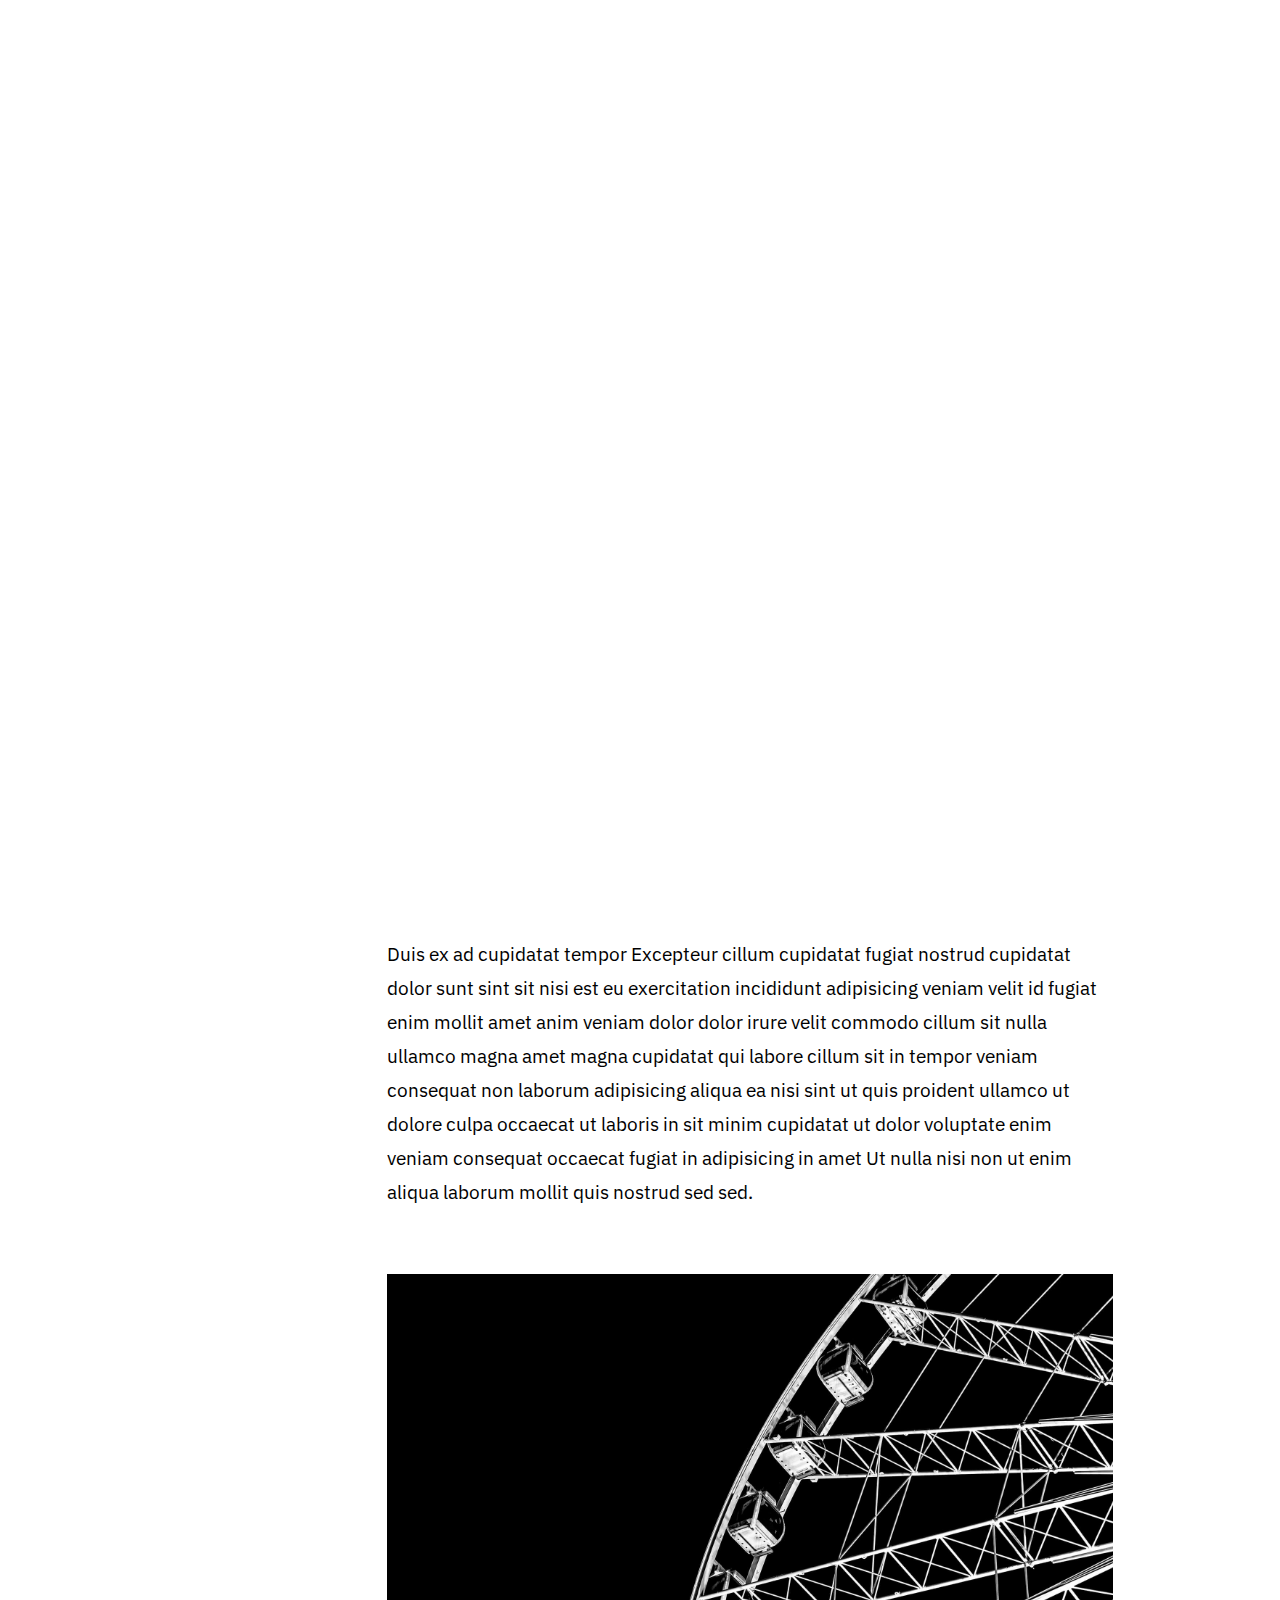
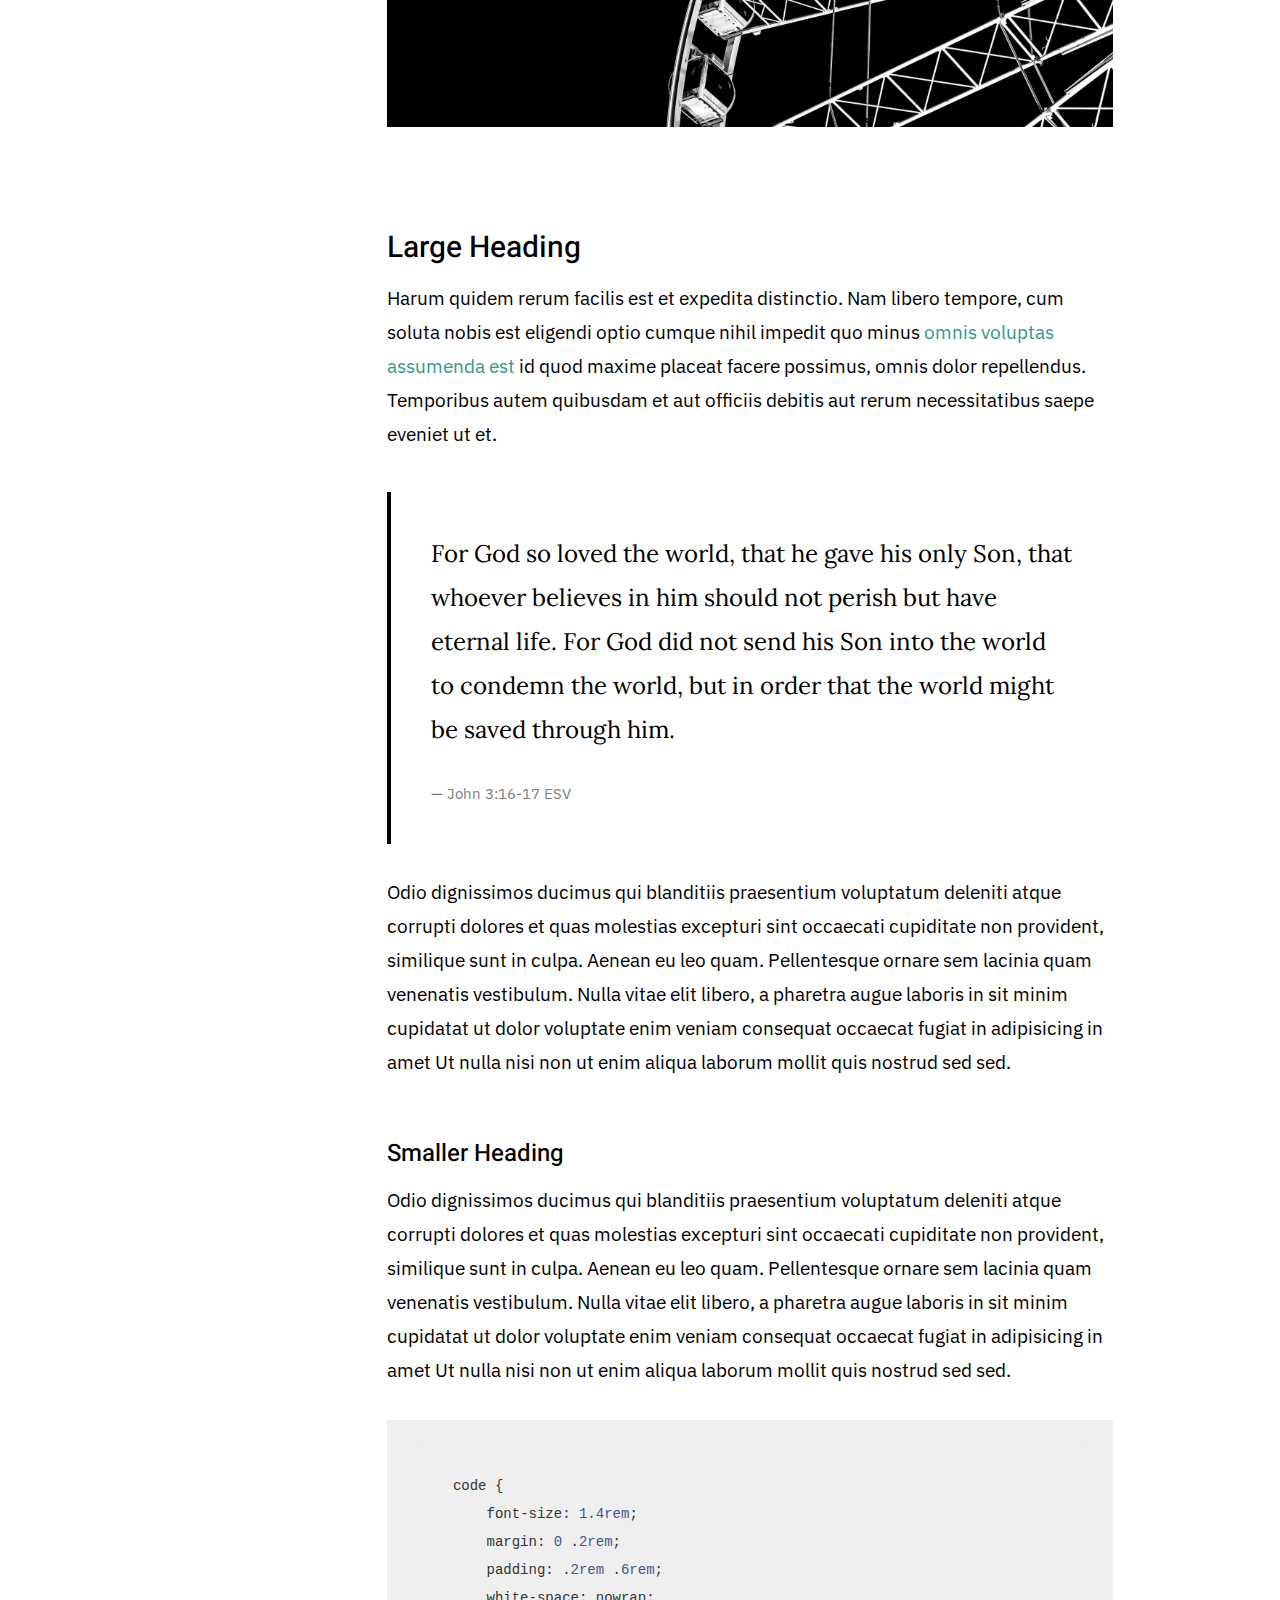
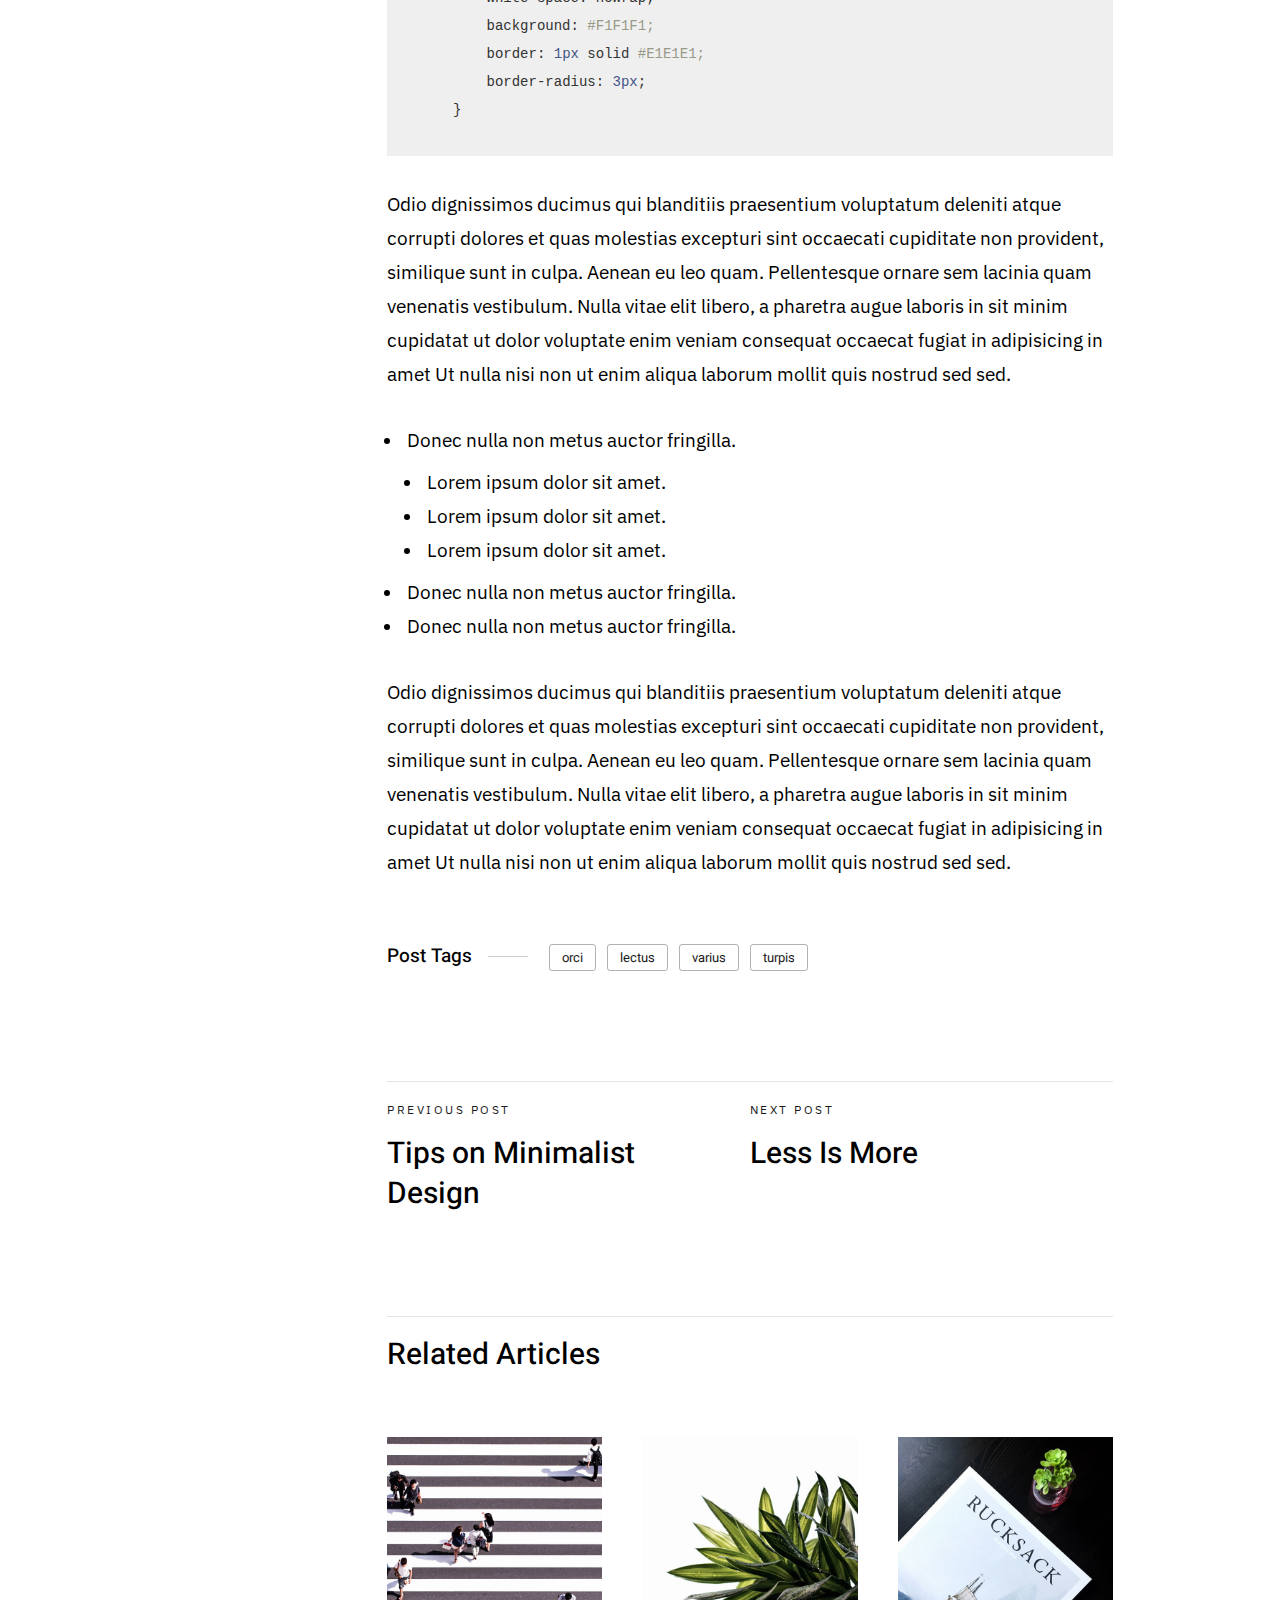
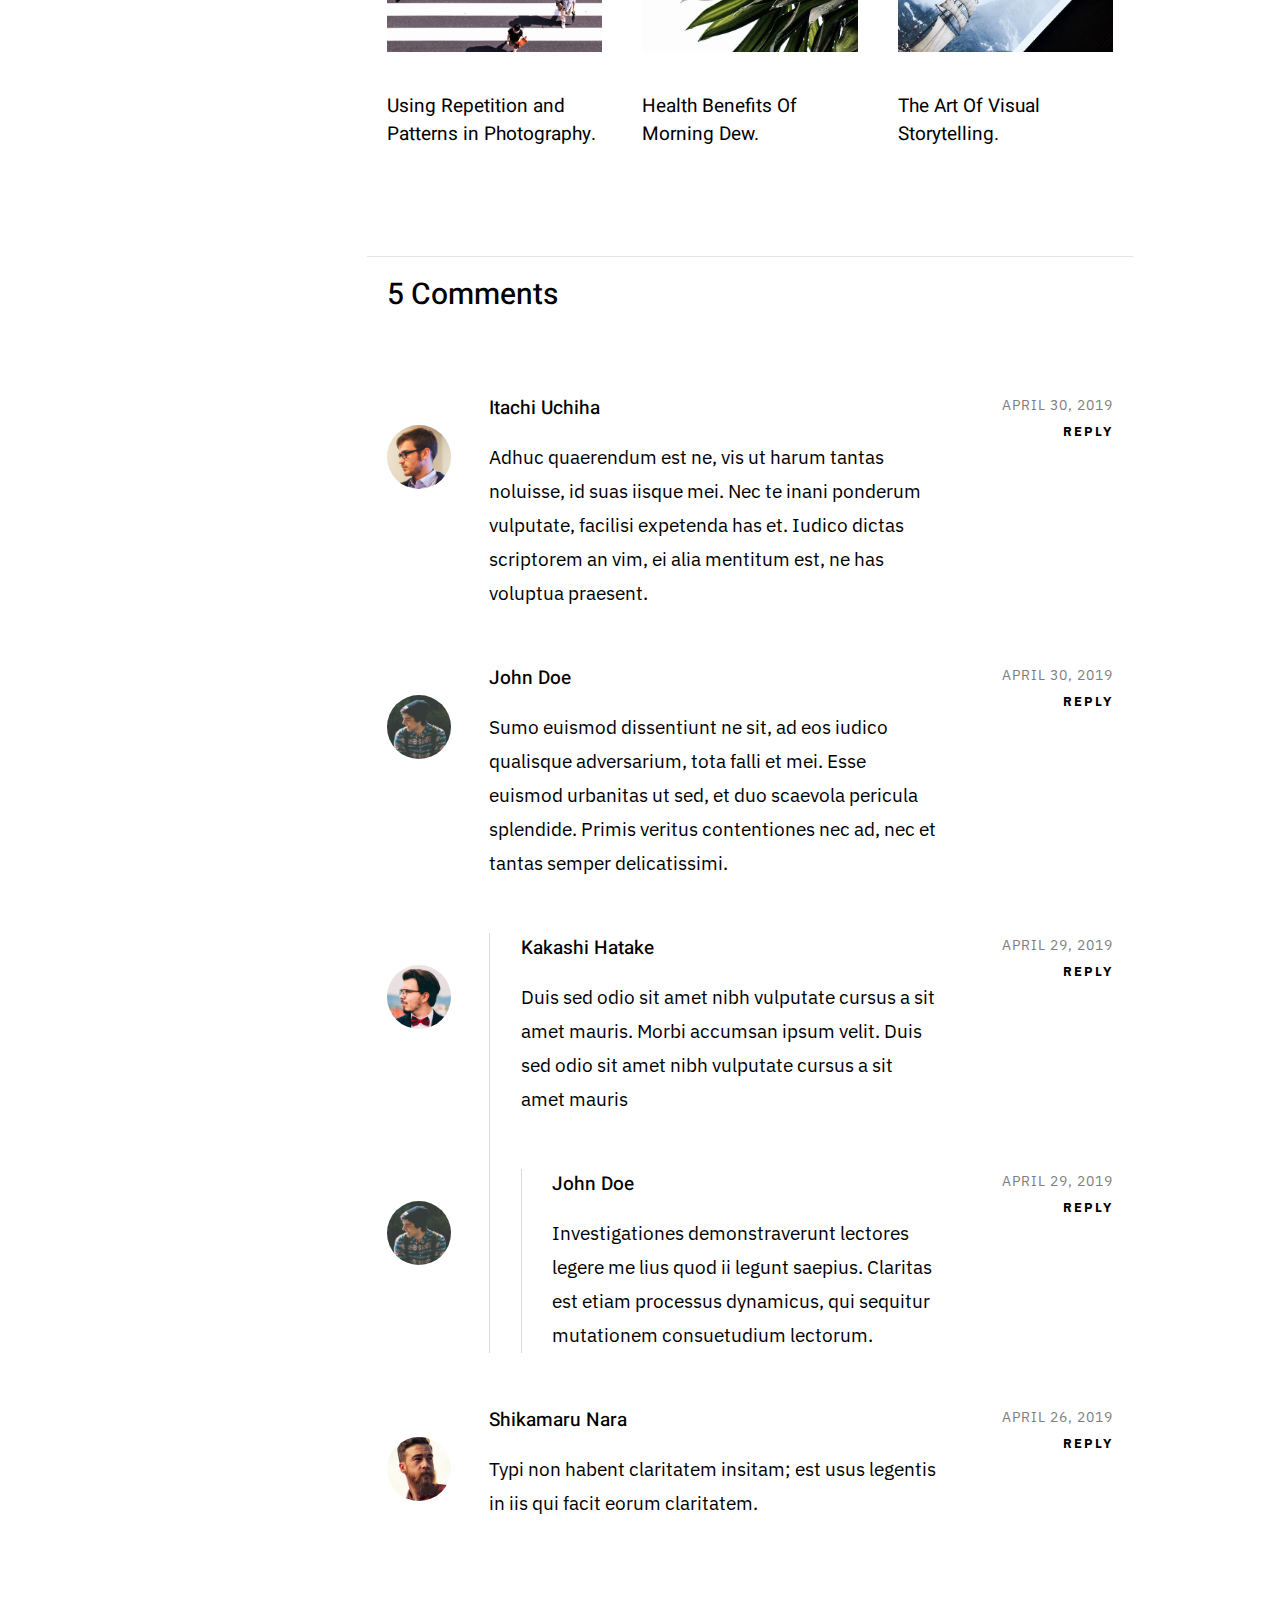
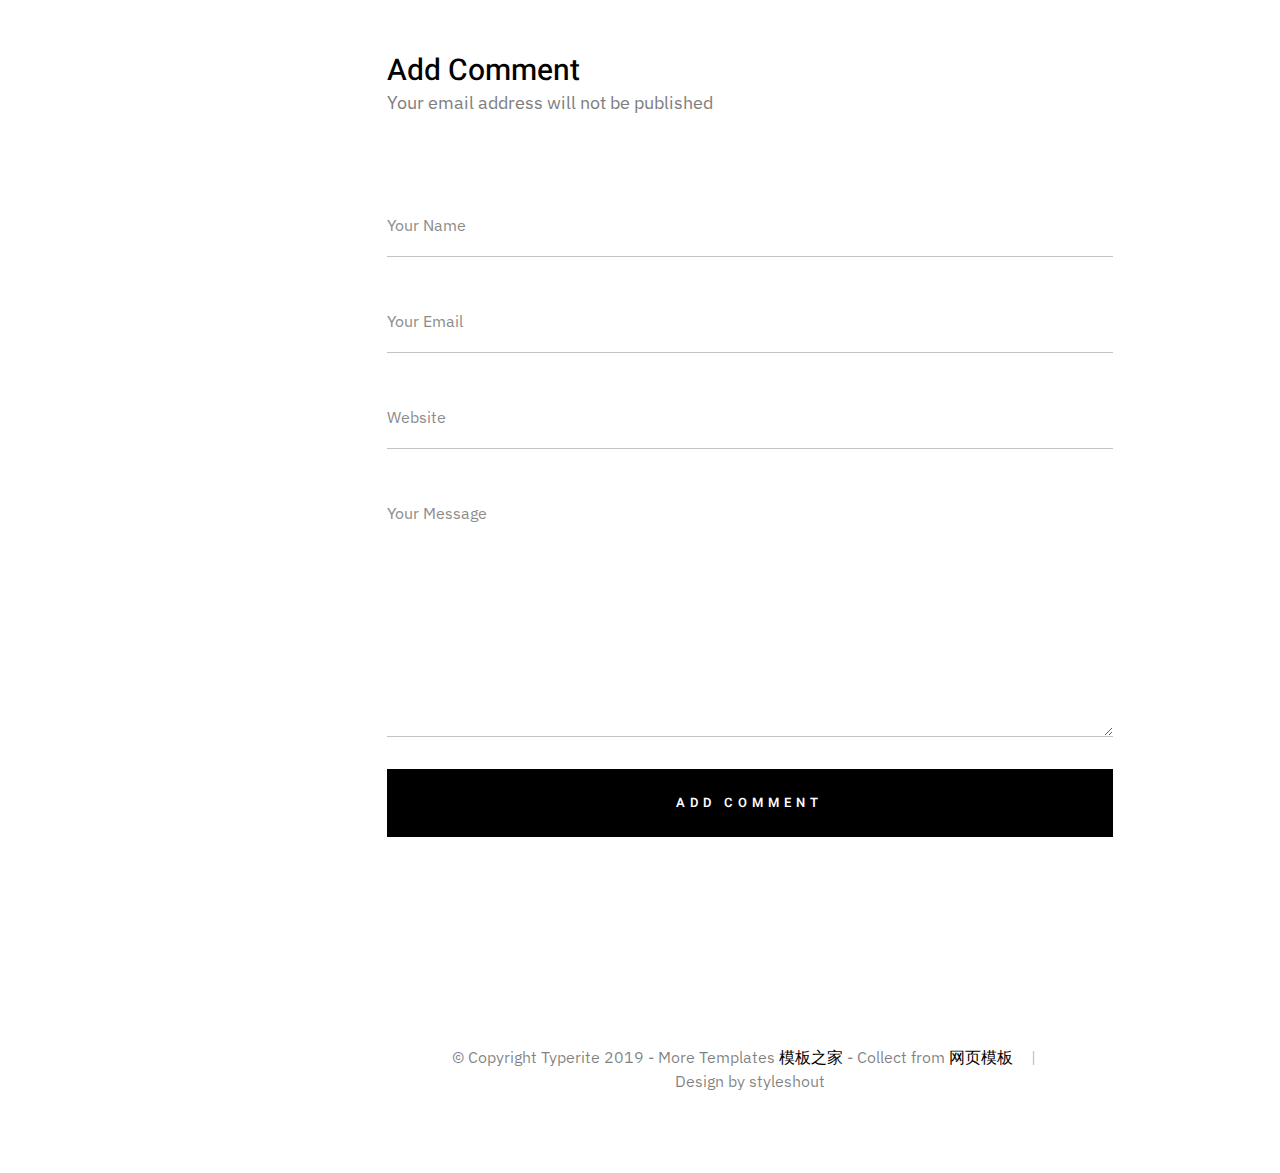
<file: src/main/resources/static/single-standard.html>
<!DOCTYPE html>
<html class="no-js" lang="en">
<head>

    <!--- basic page needs
    ================================================== -->
    <meta charset="utf-8">
    <title>Standard Post - Typerite</title>
    <meta name="description" content="">
    <meta name="author" content="">

    <!-- mobile specific metas
    ================================================== -->
    <meta name="viewport" content="width=device-width, initial-scale=1">

    <!-- CSS
    ================================================== -->
    <link rel="stylesheet" href="css/base.css">
    <link rel="stylesheet" href="css/vendor.css">
    <link rel="stylesheet" href="css/main.css">

    <!-- script
    ================================================== -->
    <script src="js/modernizr.js"></script>

    <!-- favicons
    ================================================== -->
    <link rel="apple-touch-icon" sizes="180x180" href="apple-touch-icon.png">
    <link rel="icon" type="image/png" sizes="32x32" href="favicon-32x32.png">
    <link rel="icon" type="image/png" sizes="16x16" href="favicon-16x16.png">
    <link rel="manifest" href="site.webmanifest">

</head>

<body class="ss-bg-white">

    <!-- preloader
    ================================================== -->
    <div id="preloader">
        <div id="loader" class="dots-fade">
            <div></div>
            <div></div>
            <div></div>
        </div>
    </div>

    <div id="top" class="s-wrap site-wrapper">

        <!-- site header
        ================================================== -->
        <header class="s-header header">

            <div class="header__top">
                <div class="header__logo">
                    <a class="site-logo" href="index.html">
                        <img src="images/logo.svg" alt="Homepage">
                    </a>
                </div>

                <div class="header__search">
    
                    <form role="search" method="get" class="header__search-form" action="#">
                        <label>
                            <span class="hide-content">Search for:</span>
                            <input type="search" class="header__search-field" placeholder="Type Keywords" value="" name="s" title="Search for:" autocomplete="off">
                        </label>
                        <input type="submit" class="header__search-submit" value="Search">
                    </form>
        
                    <a href="#0" title="Close Search" class="header__search-close">Close</a>
        
                </div>  <!-- end header__search -->

                <!-- toggles -->
                <a href="#0" class="header__search-trigger"></a>
                <a href="#0" class="header__menu-toggle"><span>Menu</span></a>

            </div>

            <nav class="header__nav-wrap">

                <ul class="header__nav">
                    <li><a href="index.html" title="">Home</a></li>
                    <li class="has-children">
                        <a href="#0" title="">Categories</a>
                        <ul class="sub-menu">
                        <li><a href="category.html">Lifestyle</a></li>
                        <li><a href="category.html">Health</a></li>
                        <li><a href="category.html">Family</a></li>
                        <li><a href="category.html">Management</a></li>
                        <li><a href="category.html">Travel</a></li>
                        <li><a href="category.html">Work</a></li>
                        </ul>
                    </li>
                    <li class="has-children current">
                        <a href="#0" title="">Blog</a>
                        <ul class="sub-menu">
                        <li><a href="single-video.html">Video Post</a></li>
                        <li><a href="single-audio.html">Audio Post</a></li>
                        <li><a href="single-gallery.html">Gallery Post</a></li>
                        <li><a href="single-standard.html">Standard Post</a></li>
                        </ul>
                    </li>
                    <li><a href="styles.html" title="">Styles</a></li>
                    <li><a href="page-about.html" title="">About</a></li>
                    <li><a href="page-contact.html" title="">Contact</a></li>
                </ul> <!-- end header__nav -->

                <ul class="header__social">
                    <li class="ss-facebook">
                        <a href="https://facebook.com/">
                            <span class="screen-reader-text">Facebook</span>
                        </a>
                    </li>
                    <li class="ss-twitter">
                        <a href="#0">
                            <span class="screen-reader-text">Twitter</span>
                        </a>
                    </li>
                    <li class="ss-dribbble">
                        <a href="#0">
                            <span class="screen-reader-text">Instagram</span>
                        </a>
                    </li>
                    <li class="ss-behance">
                        <a href="#0">
                            <span class="screen-reader-text">Behance</span>
                        </a>
                    </li>
                </ul>

            </nav> <!-- end header__nav-wrap -->

        </header> <!-- end s-header -->


        <!-- site content
        ================================================== -->
        <div class="s-content content">
            <main class="row content__page">
                
                <article class="column large-full entry format-standard">

                    <div class="media-wrap entry__media">
                        <div class="entry__post-thumb">
                            <img src="images/thumbs/single/standard/standard-1000.jpg" 
                                 srcset="images/thumbs/single/standard/standard-2000.jpg 2000w, 
                                         images/thumbs/single/standard/standard-1000.jpg 1000w, 
                                         images/thumbs/single/standard/standard-500.jpg 500w" sizes="(max-width: 2000px) 100vw, 2000px" alt="">
                        </div>
                    </div>

                    <div class="content__page-header entry__header">
                        <h1 class="display-1 entry__title">
                        This Is A Standard Format Post.
                        </h1>
                        <ul class="entry__header-meta">
                            <li class="author">By <a href="#0">Jonathan Doe</a></li>
                            <li class="date">April 30, 2019</li>
                            <li class="cat-links">
                                <a href="#0">Marketing</a><a href="#0">Management</a>
                            </li>
                        </ul>
                    </div> <!-- end entry__header -->

                    <div class="entry__content">

                        <p class="lead drop-cap">
                        Duis ex ad cupidatat tempor Excepteur cillum cupidatat 
                        fugiat nostrud cupidatat dolor sunt sint sit nisi est eu exercitation 
                        incididunt adipisicing veniam velit id fugiat enim mollit amet anim veniam dolor 
                        dolor irure velit commodo cillum sit nulla ullamco magna amet magna cupidatat qui 
                        labore cillum sit in tempor veniam consequat non laborum adipisicing aliqua 
                        ea nisi sint.
                        </p>

                        <p>
                        Duis ex ad cupidatat tempor Excepteur cillum cupidatat fugiat nostrud cupidatat 
                        dolor sunt sint sit nisi est eu exercitation incididunt adipisicing veniam velit 
                        id fugiat enim mollit amet anim veniam dolor dolor irure velit commodo cillum sit 
                        nulla ullamco magna amet magna cupidatat qui labore cillum sit in tempor veniam 
                        consequat non laborum adipisicing aliqua ea nisi sint ut quis proident ullamco ut 
                        dolore culpa occaecat ut laboris in sit minim cupidatat ut dolor voluptate enim 
                        veniam consequat occaecat fugiat in adipisicing in amet Ut nulla nisi non ut enim 
                        aliqua laborum mollit quis nostrud sed sed.
                        </p>

                        <p>
                        <img src="images/wheel-1000.jpg" 
                             srcset="images/wheel-2000.jpg 2000w, 
                                     images/wheel-1000.jpg 1000w, 
                                     images/wheel-500.jpg 500w" 
                                     sizes="(max-width: 2000px) 100vw, 2000px" alt="">
                        </p>

                        <h2>Large Heading</h2>
    
                        <p>
                        Harum quidem rerum facilis est et expedita distinctio. Nam libero tempore, cum 
                        soluta nobis est eligendi optio cumque nihil impedit quo minus 
                        <a href="http://#">omnis voluptas assumenda est</a> id quod maxime placeat 
                        facere possimus, omnis dolor repellendus. Temporibus autem quibusdam et aut 
                        officiis debitis aut rerum necessitatibus saepe eveniet ut et.
                        </p>
    
                        <blockquote>
                            <p>
                            For God so loved the world, that he gave his only Son, that whoever believes in 
                            him should not perish but have eternal life. For God did not send his Son into 
                            the world to condemn the world, but in order that the world might be 
                            saved through him.
                            </p>
                            <cite>John 3:16-17 ESV</cite>
                        </blockquote>
    
                        <p>
                        Odio dignissimos ducimus qui blanditiis praesentium voluptatum deleniti atque 
                        corrupti dolores et quas molestias excepturi sint occaecati cupiditate non provident, 
                        similique sunt in culpa. Aenean eu leo quam. Pellentesque ornare sem lacinia quam 
                        venenatis vestibulum. Nulla vitae elit libero, a pharetra augue laboris in sit minim 
                        cupidatat ut dolor voluptate enim veniam consequat occaecat fugiat in adipisicing 
                        in amet Ut nulla nisi non ut enim aliqua laborum mollit quis nostrud sed sed.
                        </p>
    
                        <h3>Smaller Heading</h3>
    
                        <p>
                        Odio dignissimos ducimus qui blanditiis praesentium voluptatum deleniti atque 
                        corrupti dolores et quas molestias excepturi sint occaecati cupiditate non provident, 
                        similique sunt in culpa. Aenean eu leo quam. Pellentesque ornare sem lacinia quam 
                        venenatis vestibulum. Nulla vitae elit libero, a pharetra augue laboris in sit minim 
                        cupidatat ut dolor voluptate enim veniam consequat occaecat fugiat in adipisicing 
                        in amet Ut nulla nisi non ut enim aliqua laborum mollit quis nostrud sed sed.
                        </p>

<pre><code>
    code {
        font-size: 1.4rem;
        margin: 0 .2rem;
        padding: .2rem .6rem;
        white-space: nowrap;
        background: #F1F1F1;
        border: 1px solid #E1E1E1;	
        border-radius: 3px;
    }
</code></pre>

                        <p>
                        Odio dignissimos ducimus qui blanditiis praesentium voluptatum deleniti atque 
                        corrupti dolores et quas molestias excepturi sint occaecati cupiditate non provident, 
                        similique sunt in culpa. Aenean eu leo quam. Pellentesque ornare sem lacinia quam 
                        venenatis vestibulum. Nulla vitae elit libero, a pharetra augue laboris in sit minim 
                        cupidatat ut dolor voluptate enim veniam consequat occaecat fugiat in adipisicing 
                        in amet Ut nulla nisi non ut enim aliqua laborum mollit quis nostrud sed sed.
                        </p>
        
                        <ul>
                            <li>Donec nulla non metus auctor fringilla.
                                <ul>
                                    <li>Lorem ipsum dolor sit amet.</li>
                                    <li>Lorem ipsum dolor sit amet.</li>
                                    <li>Lorem ipsum dolor sit amet.</li>
                                </ul>
                            </li>
                            <li>Donec nulla non metus auctor fringilla.</li>
                            <li>Donec nulla non metus auctor fringilla.</li>
                        </ul>
        
                        <p>
                        Odio dignissimos ducimus qui blanditiis praesentium voluptatum deleniti atque 
                        corrupti dolores et quas molestias excepturi sint occaecati cupiditate non provident, 
                        similique sunt in culpa. Aenean eu leo quam. Pellentesque ornare sem lacinia quam 
                        venenatis vestibulum. Nulla vitae elit libero, a pharetra augue laboris in sit minim 
                        cupidatat ut dolor voluptate enim veniam consequat occaecat fugiat in adipisicing 
                        in amet Ut nulla nisi non ut enim aliqua laborum mollit quis nostrud sed sed.
                        </p>


                        <p class="entry__tags">
                            <span>Post Tags</span>
        
                            <span class="entry__tag-list">
                                <a href="#0">orci</a>
                                <a href="#0">lectus</a>
                                <a href="#0">varius</a>
                                <a href="#0">turpis</a>
                            </span>
            
                        </p>
                    </div> <!-- end entry content -->

                    <div class="entry__pagenav">
                        <div class="entry__nav">
                            <div class="entry__prev">
                                <a href="#0" rel="prev">
                                    <span>Previous Post</span>
                                    Tips on Minimalist Design 
                                </a>
                            </div>
                            <div class="entry__next">
                                <a href="#0" rel="next">
                                    <span>Next Post</span>
                                    Less Is More 
                                </a>
                            </div>
                        </div>
                    </div> <!-- end entry__pagenav -->

                    <div class="entry__related">
                        <h3 class="h2">Related Articles</h3>

                        <ul class="related">
                            <li class="related__item">
                                <a href="single-standard.html" class="related__link">
                                    <img src="images/thumbs/masonry/walk-600.jpg" alt="">
                                </a>
                                <h5 class="related__post-title">Using Repetition and Patterns in Photography.</h5>
                            </li>
                            <li class="related__item">
                                <a href="single-standard.html" class="related__link">
                                    <img src="images/thumbs/masonry/dew-600.jpg" alt="">
                                </a>
                                <h5 class="related__post-title">Health Benefits Of Morning Dew.</h5>
                            </li>
                            <li class="related__item">
                                <a href="single-standard.html" class="related__link">
                                    <img src="images/thumbs/masonry/rucksack-600.jpg" alt="">
                                </a>
                                <h5 class="related__post-title">The Art Of Visual Storytelling.</h5>
                            </li>
                        </ul>
                    </div> <!-- end entry related -->

                </article> <!-- end column large-full entry-->


                <div class="comments-wrap">

                    <div id="comments" class="column large-12">

                        <h3 class="h2">5 Comments</h3>
        
                        <!-- START commentlist -->
                        <ol class="commentlist">
        
                            <li class="depth-1 comment">
        
                                <div class="comment__avatar">
                                    <img class="avatar" src="images/avatars/user-01.jpg" alt="" width="50" height="50">
                                </div>
        
                                <div class="comment__content">
        
                                    <div class="comment__info">
                                        <div class="comment__author">Itachi Uchiha</div>
        
                                        <div class="comment__meta">
                                            <div class="comment__time">April 30, 2019</div>
                                            <div class="comment__reply">
                                                <a class="comment-reply-link" href="#0">Reply</a>
                                            </div>
                                        </div>
                                    </div>
        
                                    <div class="comment__text">
                                    <p>Adhuc quaerendum est ne, vis ut harum tantas noluisse, id suas iisque mei. Nec te inani ponderum vulputate,
                                    facilisi expetenda has et. Iudico dictas scriptorem an vim, ei alia mentitum est, ne has voluptua praesent.</p>
                                    </div>
        
                                </div>
        
                            </li> <!-- end comment level 1 -->
        
                            <li class="thread-alt depth-1 comment">
        
                                <div class="comment__avatar">
                                    <img class="avatar" src="images/avatars/user-04.jpg" alt="" width="50" height="50">
                                </div>
        
                                <div class="comment__content">
        
                                    <div class="comment__info">
                                        <div class="comment__author">John Doe</div>
        
                                        <div class="comment__meta">
                                            <div class="comment__time">April 30, 2019</div>
                                            <div class="comment__reply">
                                                <a class="comment-reply-link" href="#0">Reply</a>
                                            </div>
                                        </div>
                                    </div>
        
                                    <div class="comment__text">
                                    <p>Sumo euismod dissentiunt ne sit, ad eos iudico qualisque adversarium, tota falli et mei. Esse euismod
                                    urbanitas ut sed, et duo scaevola pericula splendide. Primis veritus contentiones nec ad, nec et
                                    tantas semper delicatissimi.</p>
                                    </div>
        
                                </div>
        
                                <ul class="children">
        
                                    <li class="depth-2 comment">
        
                                        <div class="comment__avatar">
                                            <img class="avatar" src="images/avatars/user-03.jpg" alt="" width="50" height="50">
                                        </div>
        
                                        <div class="comment__content">
        
                                            <div class="comment__info">
                                                <div class="comment__author">Kakashi Hatake</div>
        
                                                <div class="comment__meta">
                                                    <div class="comment__time">April 29, 2019</div>
                                                    <div class="comment__reply">
                                                        <a class="comment-reply-link" href="#0">Reply</a>
                                                    </div>
                                                </div>
                                            </div>
        
                                            <div class="comment__text">
                                                <p>Duis sed odio sit amet nibh vulputate
                                                cursus a sit amet mauris. Morbi accumsan ipsum velit. Duis sed odio sit amet nibh vulputate
                                                cursus a sit amet mauris</p>
                                            </div>
        
                                        </div>
        
                                        <ul class="children">
        
                                            <li class="depth-3 comment">
        
                                                <div class="comment__avatar">
                                                    <img class="avatar" src="images/avatars/user-04.jpg" alt="" width="50" height="50">
                                                </div>
        
                                                <div class="comment__content">
        
                                                    <div class="comment__info">
                                                        <div class="comment__author">John Doe</div>
        
                                                        <div class="comment__meta">
                                                            <div class="comment__time">April 29, 2019</div>
                                                            <div class="comment__reply">
                                                                <a class="comment-reply-link" href="#0">Reply</a>
                                                            </div>
                                                        </div>
                                                    </div>
        
                                                    <div class="comment__text">
                                                    <p>Investigationes demonstraverunt lectores legere me lius quod ii legunt saepius. Claritas est
                                                    etiam processus dynamicus, qui sequitur mutationem consuetudium lectorum.</p>
                                                    </div>
        
                                                </div>
        
                                            </li>
        
                                        </ul>
        
                                    </li>
        
                                </ul>
        
                            </li> <!-- end comment level 1 -->
        
                            <li class="depth-1 comment">
        
                                <div class="comment__avatar">
                                    <img class="avatar" src="images/avatars/user-02.jpg" alt="" width="50" height="50">
                                </div>
        
                                <div class="comment__content">
        
                                    <div class="comment__info">
                                        <div class="comment__author">Shikamaru Nara</div>
        
                                        <div class="comment__meta">
                                            <div class="comment__time">April 26, 2019</div>
                                            <div class="comment__reply">
                                                <a class="comment-reply-link" href="#0">Reply</a>
                                            </div>
                                        </div>
                                    </div>
        
                                    <div class="comment__text">
                                    <p>Typi non habent claritatem insitam; est usus legentis in iis qui facit eorum claritatem.</p>
                                    </div>
        
                                </div>
        
                            </li>  <!-- end comment level 1 -->
        
                        </ol>
                        <!-- END commentlist -->

                    </div> <!-- end comments -->

                    <div class="column large-12 comment-respond">

                        <!-- START respond -->
                        <div id="respond">
            
                            <h3 class="h2">Add Comment <span>Your email address will not be published</span></h3>
            
                            <form name="contactForm" id="contactForm" method="post" action="" autocomplete="off">
                                <fieldset>
            
                                    <div class="form-field">
                                        <input name="cName" id="cName" class="full-width" placeholder="Your Name" value="" type="text">
                                    </div>
            
                                    <div class="form-field">
                                        <input name="cEmail" id="cEmail" class="full-width" placeholder="Your Email" value="" type="text">
                                    </div>
            
                                    <div class="form-field">
                                        <input name="cWebsite" id="cWebsite" class="full-width" placeholder="Website" value="" type="text">
                                    </div>
            
                                    <div class="message form-field">
                                        <textarea name="cMessage" id="cMessage" class="full-width" placeholder="Your Message"></textarea>
                                    </div>
            
                                    <input name="submit" id="submit" class="btn btn--primary btn-wide btn--large full-width" value="Add Comment" type="submit">
            
                                </fieldset>
                            </form> <!-- end form -->
            
                        </div>
                        <!-- END respond-->
            
                    </div> <!-- end comment-respond -->
            
                </div> <!-- end comments-wrap -->
            </main>

        </div> <!-- end s-content -->


        <!-- footer
        ================================================== -->
        <footer class="s-footer footer">
            <div class="row">
                <div class="column large-full footer__content">
                    <div class="footer__copyright">
                        <span>© Copyright Typerite 2019 - More Templates <a href="http://www.cssmoban.com/" target="_blank" title="模板之家">模板之家</a> - Collect from <a href="http://www.cssmoban.com/" title="网页模板" target="_blank">网页模板</a>
</span> <span>Design by styleshout</span>
                    </div>
                </div>
            </div>

            <div class="go-top">
                <a class="smoothscroll" title="Back to Top" href="#top"></a>
            </div>
        </footer>

    </div> <!-- end s-wrap -->


    <!-- Java Script
    ================================================== -->
    <script src="js/jquery-3.2.1.min.js"></script>
    <script src="js/plugins.js"></script>
    <script src="js/main.js"></script>

</body>
</file>
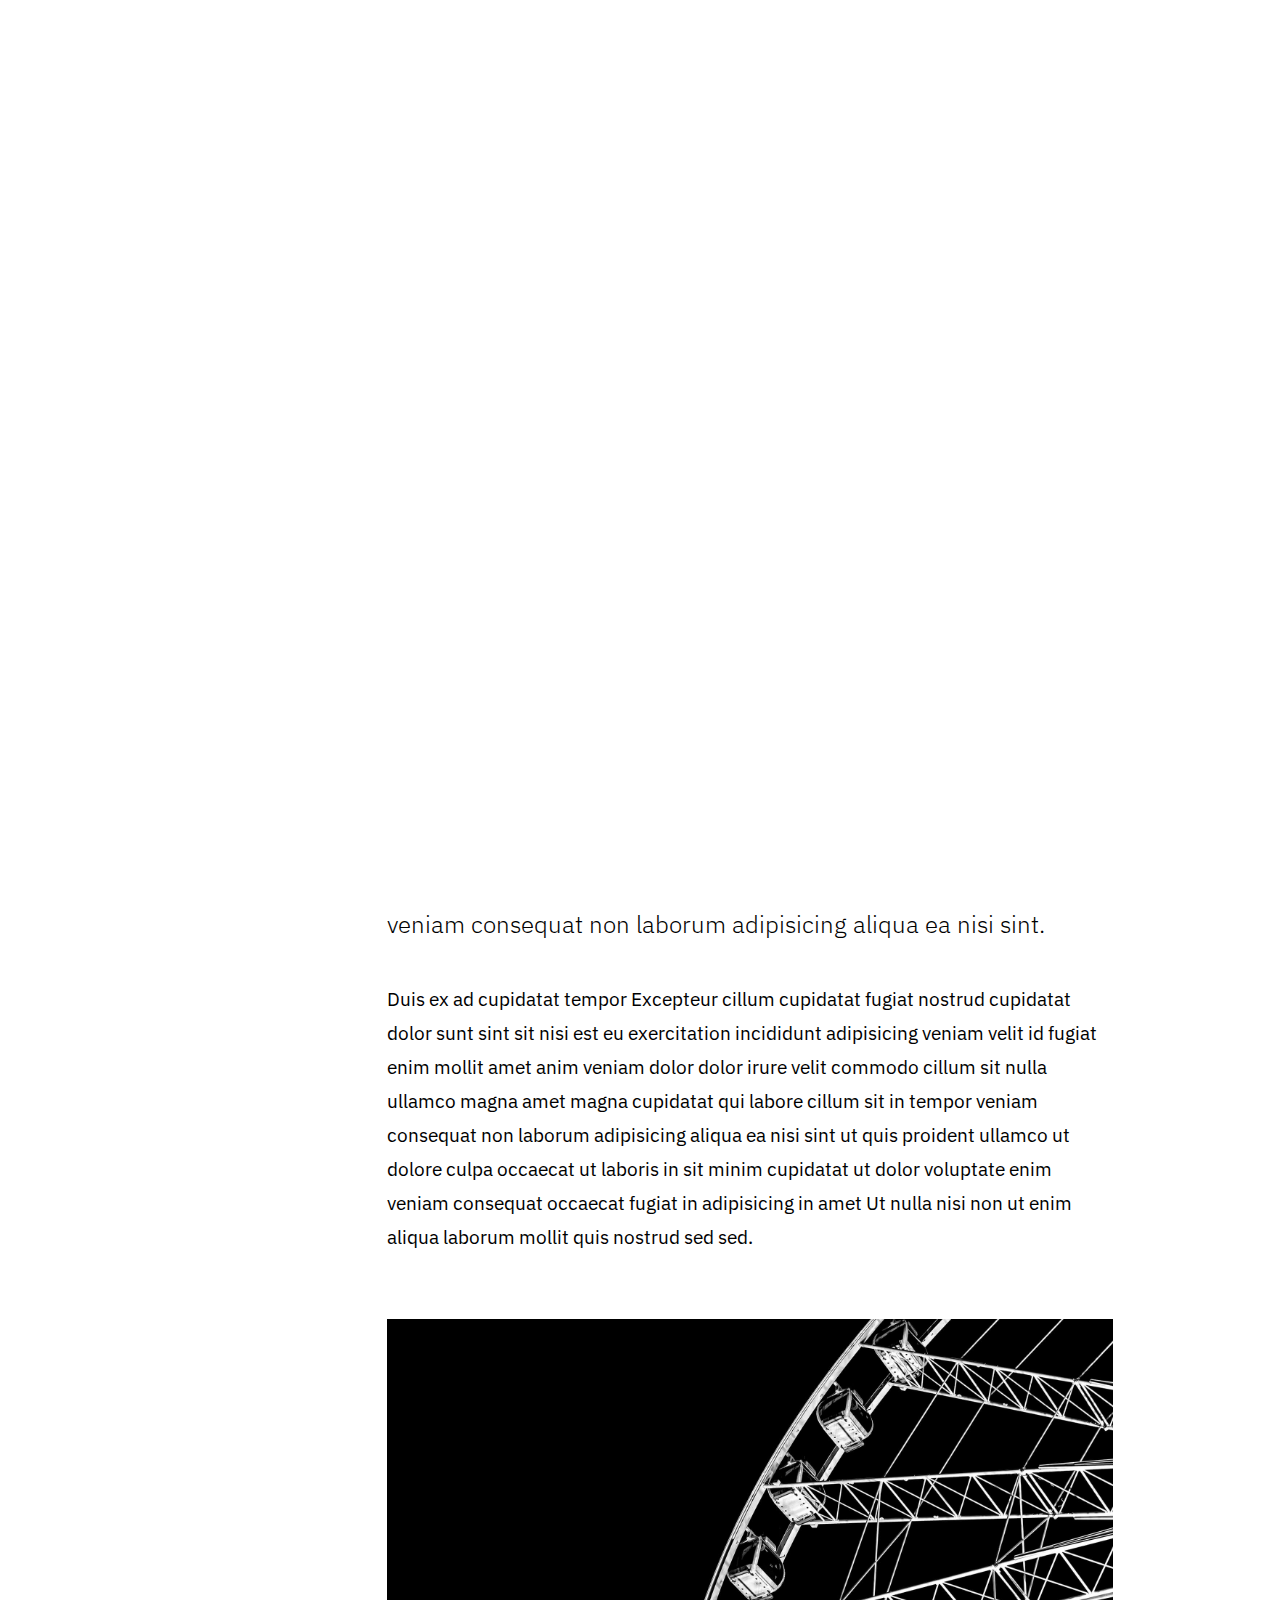
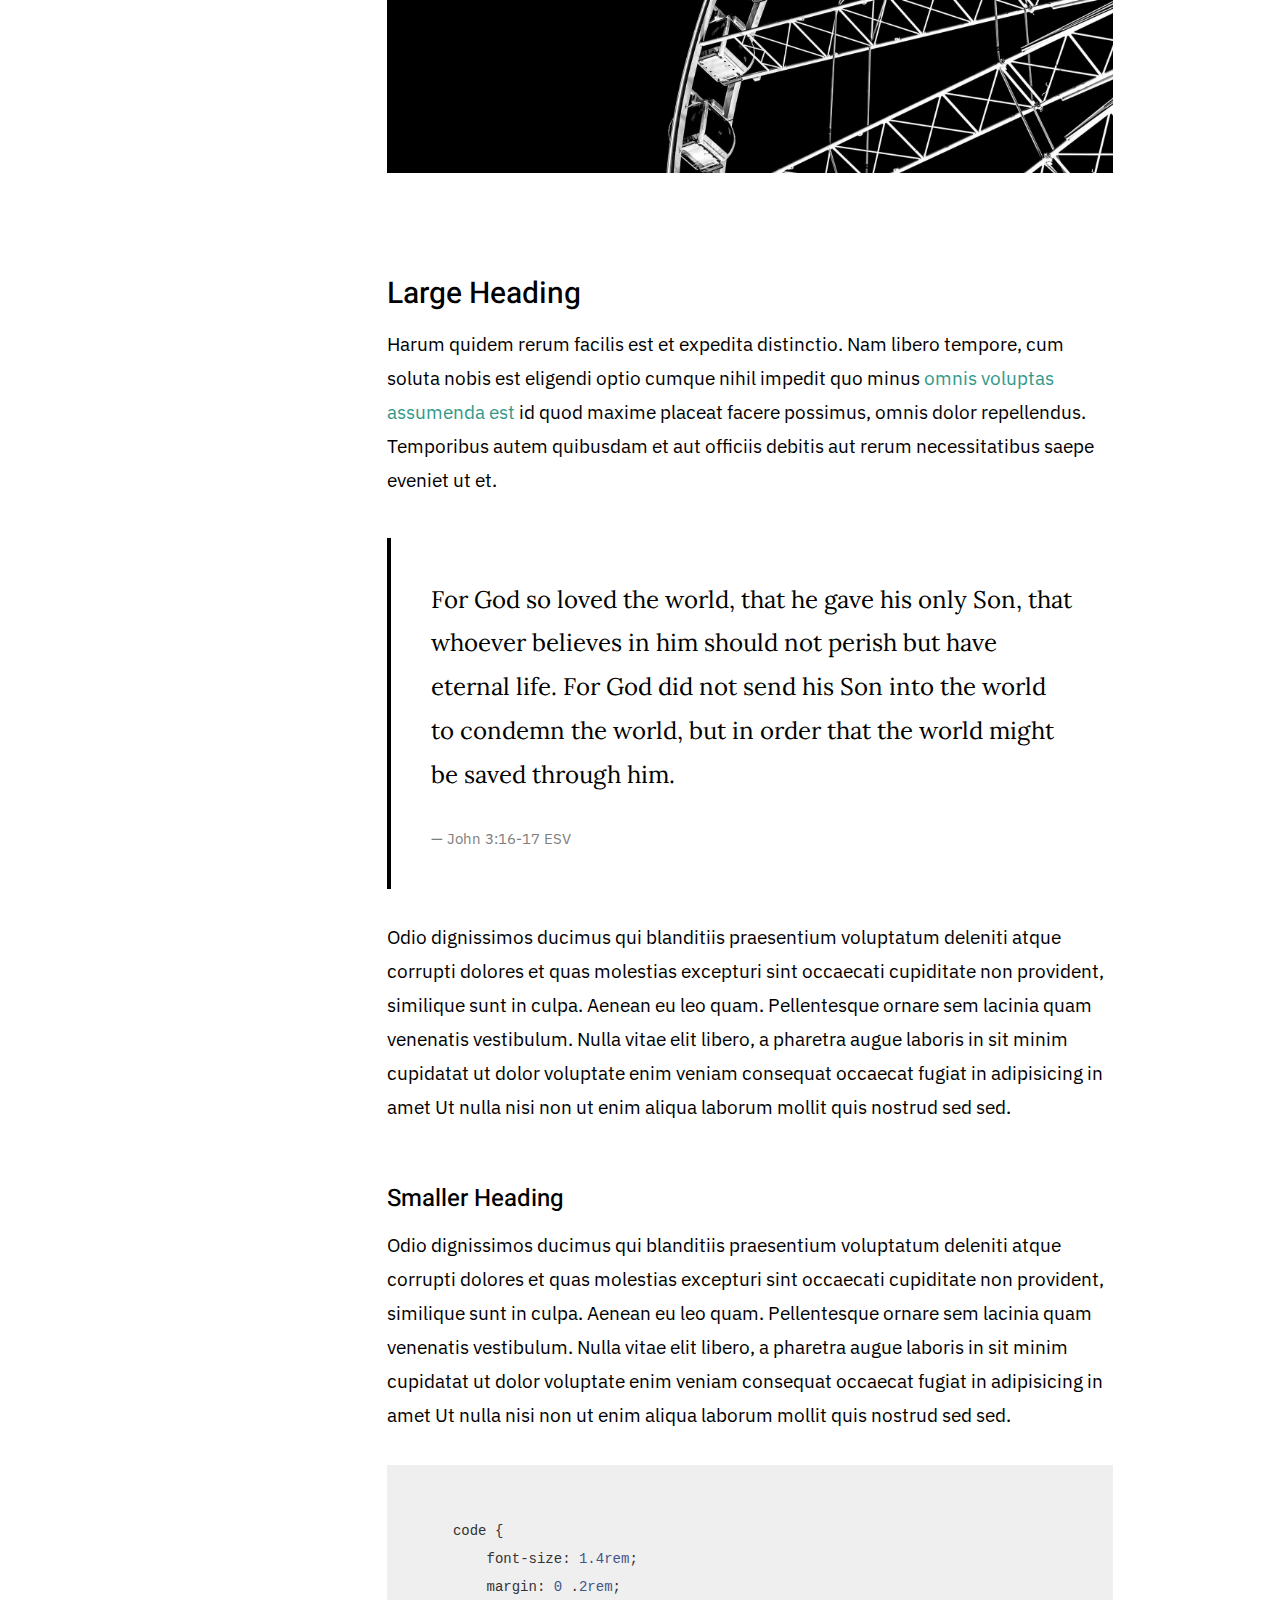
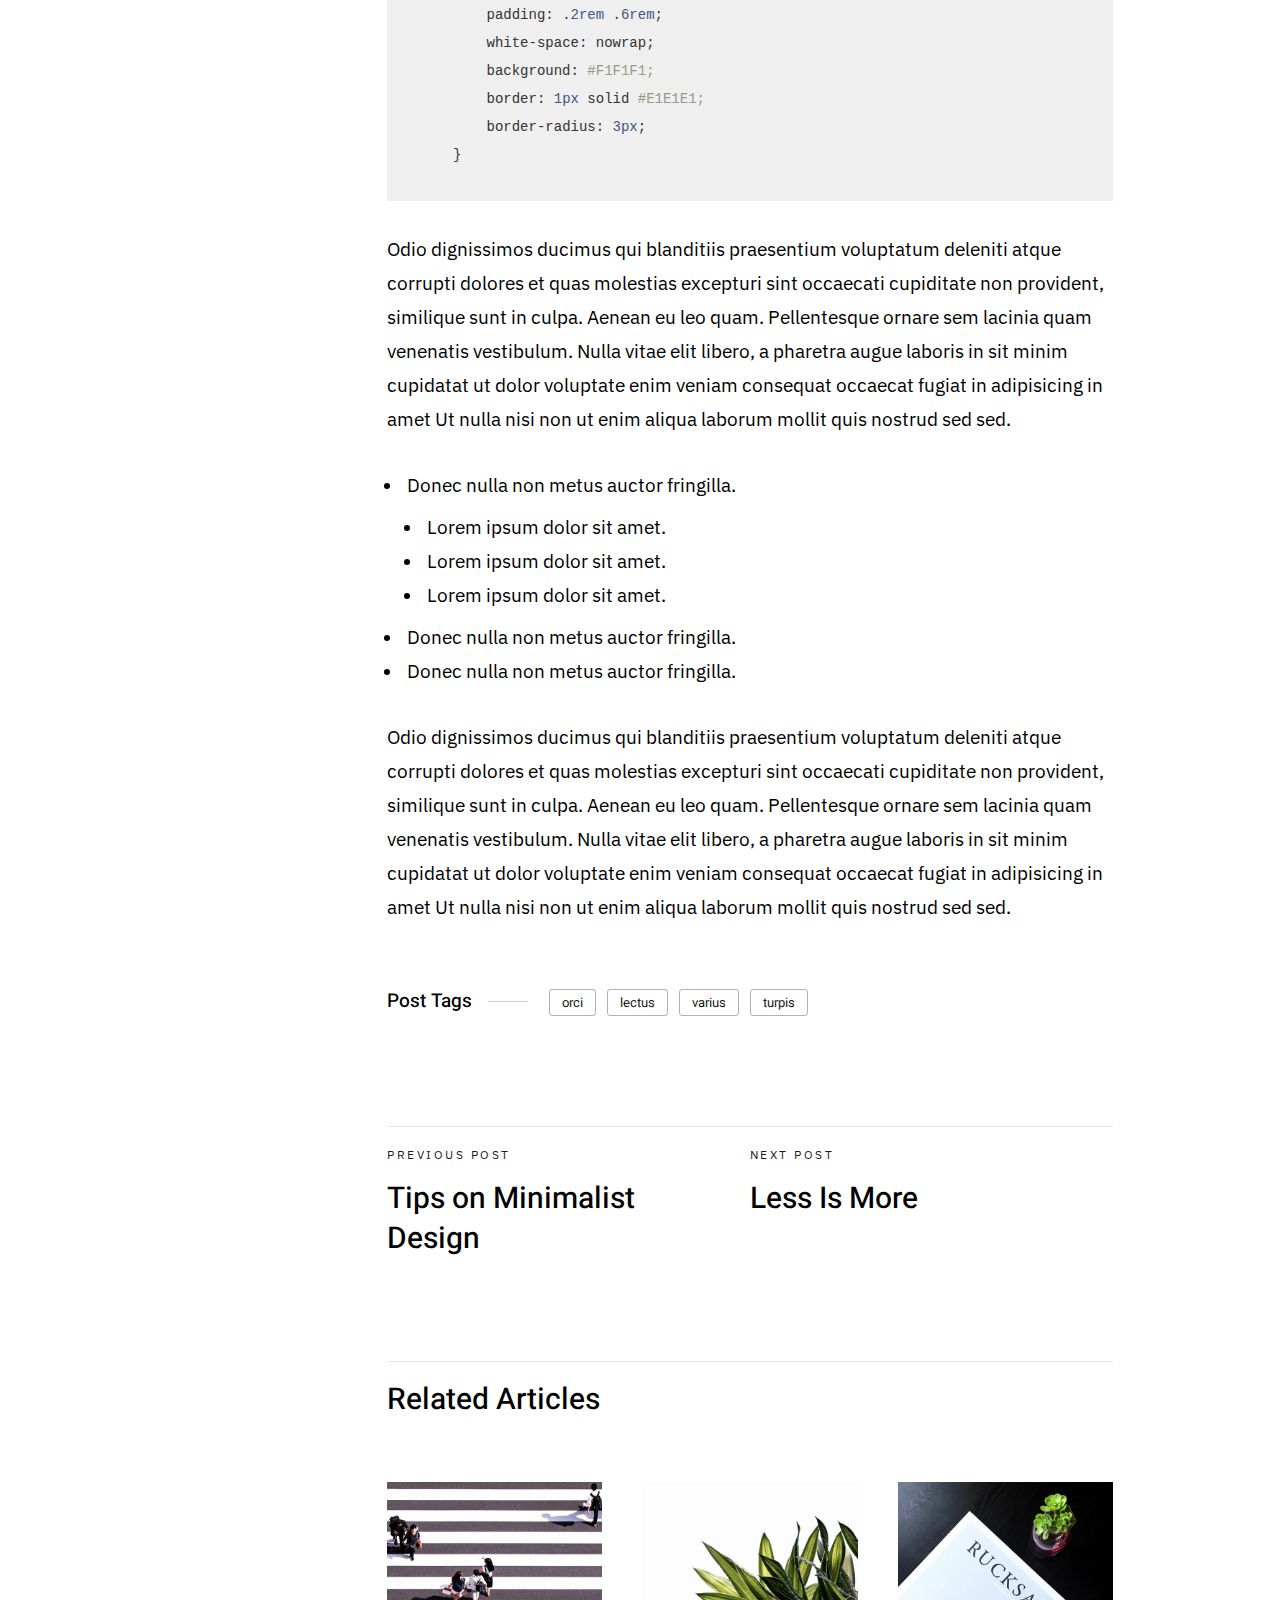
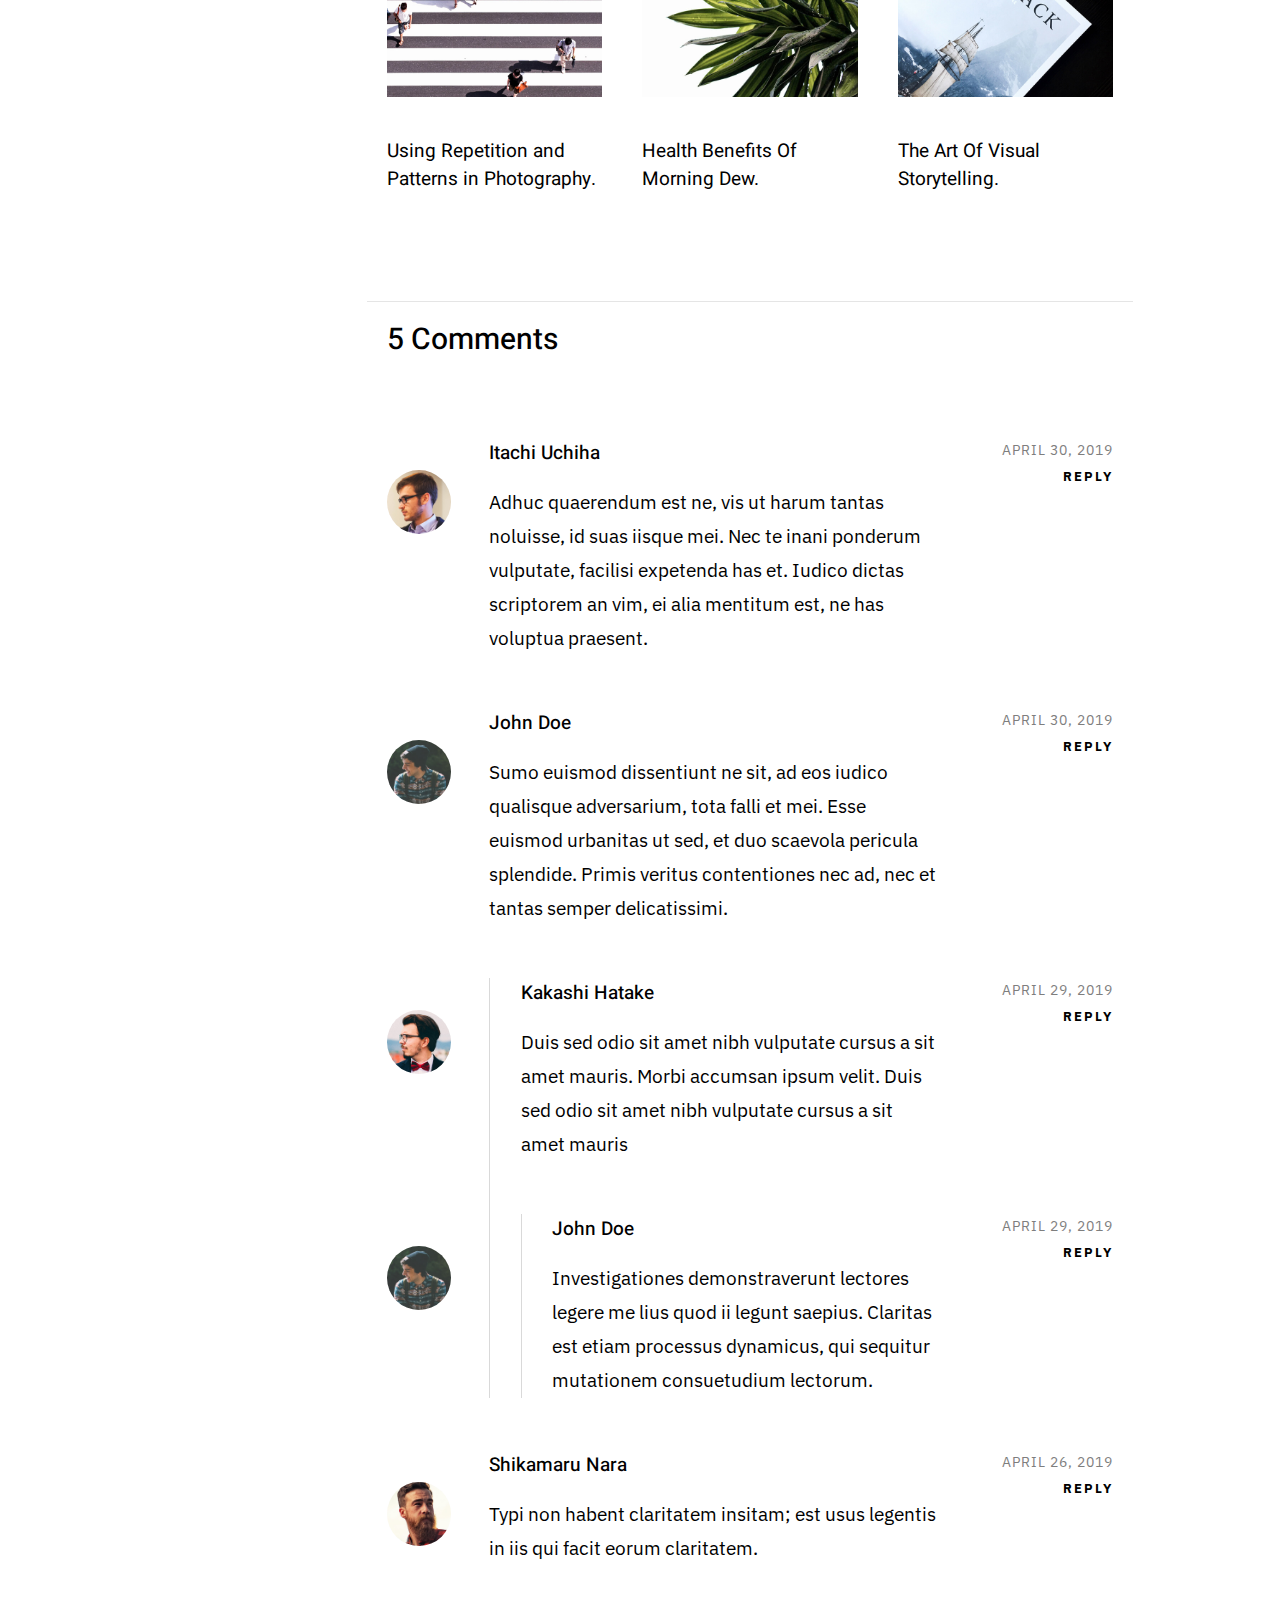
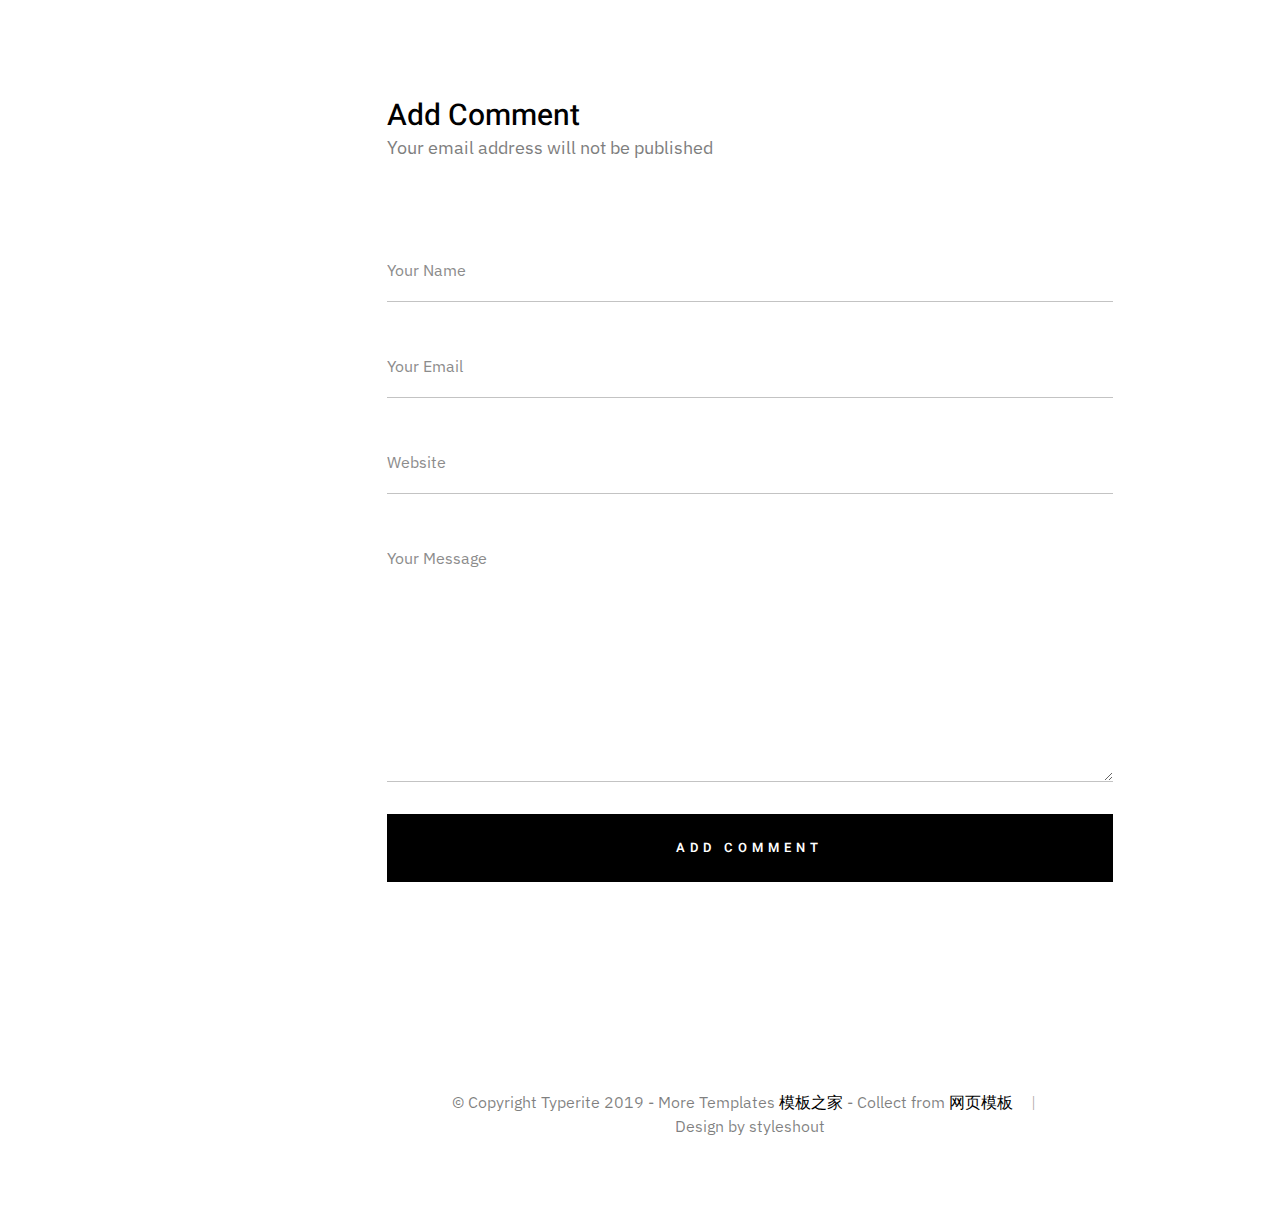
<file: src/main/resources/static/single-video.html>
<!DOCTYPE html>
<html class="no-js" lang="en">
<head>

    <!--- basic page needs
    ================================================== -->
    <meta charset="utf-8">
    <title>Video Post - Typerite</title>
    <meta name="description" content="">
    <meta name="author" content="">

    <!-- mobile specific metas
    ================================================== -->
    <meta name="viewport" content="width=device-width, initial-scale=1">

    <!-- CSS
    ================================================== -->
    <link rel="stylesheet" href="css/base.css">
    <link rel="stylesheet" href="css/vendor.css">
    <link rel="stylesheet" href="css/main.css">

    <!-- script
    ================================================== -->
    <script src="js/modernizr.js"></script>

    <!-- favicons
    ================================================== -->
    <link rel="apple-touch-icon" sizes="180x180" href="apple-touch-icon.png">
    <link rel="icon" type="image/png" sizes="32x32" href="favicon-32x32.png">
    <link rel="icon" type="image/png" sizes="16x16" href="favicon-16x16.png">
    <link rel="manifest" href="site.webmanifest">

</head>

<body class="ss-bg-white">

    <!-- preloader
    ================================================== -->
    <div id="preloader">
        <div id="loader" class="dots-fade">
            <div></div>
            <div></div>
            <div></div>
        </div>
    </div>

    <div id="top" class="s-wrap site-wrapper">

        <!-- site header
        ================================================== -->
        <header class="s-header header">

            <div class="header__top">
                <div class="header__logo">
                    <a class="site-logo" href="index.html">
                        <img src="images/logo.svg" alt="Homepage">
                    </a>
                </div>

                <div class="header__search">
    
                    <form role="search" method="get" class="header__search-form" action="#">
                        <label>
                            <span class="hide-content">Search for:</span>
                            <input type="search" class="header__search-field" placeholder="Type Keywords" value="" name="s" title="Search for:" autocomplete="off">
                        </label>
                        <input type="submit" class="header__search-submit" value="Search">
                    </form>
        
                    <a href="#0" title="Close Search" class="header__search-close">Close</a>
        
                </div>  <!-- end header__search -->

                <!-- toggles -->
                <a href="#0" class="header__search-trigger"></a>
                <a href="#0" class="header__menu-toggle"><span>Menu</span></a>

            </div>

            <nav class="header__nav-wrap">

                <ul class="header__nav">
                    <li class="current"><a href="index.html" title="">Home</a></li>
                    <li class="has-children">
                        <a href="#0" title="">Categories</a>
                        <ul class="sub-menu">
                        <li><a href="category.html">Lifestyle</a></li>
                        <li><a href="category.html">Health</a></li>
                        <li><a href="category.html">Family</a></li>
                        <li><a href="category.html">Management</a></li>
                        <li><a href="category.html">Travel</a></li>
                        <li><a href="category.html">Work</a></li>
                        </ul>
                    </li>
                    <li class="has-children current">
                        <a href="#0" title="">Blog Posts</a>
                        <ul class="sub-menu">
                        <li><a href="single-video.html">Video Post</a></li>
                        <li><a href="single-audio.html">Audio Post</a></li>
                        <li><a href="single-gallery.html">Gallery Post</a></li>
                        <li><a href="single-standard.html">Standard Post</a></li>
                        </ul>
                    </li>
                    <li><a href="styles.html" title="">Styles</a></li>
                    <li><a href="page-about.html" title="">About</a></li>
                    <li><a href="page-contact.html" title="">Contact</a></li>
                </ul> <!-- end header__nav -->

                <ul class="header__social">
                    <li class="ss-facebook">
                        <a href="https://facebook.com/">
                            <span class="screen-reader-text">Facebook</span>
                        </a>
                    </li>
                    <li class="ss-twitter">
                        <a href="#0">
                            <span class="screen-reader-text">Twitter</span>
                        </a>
                    </li>
                    <li class="ss-dribbble">
                        <a href="#0">
                            <span class="screen-reader-text">Instagram</span>
                        </a>
                    </li>
                    <li class="ss-behance">
                        <a href="#0">
                            <span class="screen-reader-text">Behance</span>
                        </a>
                    </li>
                </ul>

            </nav> <!-- end header__nav-wrap -->

        </header> <!-- end s-header -->


        <!-- site content
        ================================================== -->
        <div class="s-content content">
            <main class="row content__page">
                
                <article class="column large-full entry format-video">

                    <div class="media-wrap entry__media">
                        <div class="video-container">
                            <iframe src="https://player.vimeo.com/video/117310401?color=339989&title=0&byline=0&portrait=0" width="640" height="360" frameborder="0" webkitallowfullscreen mozallowfullscreen allowfullscreen></iframe>
                        </div>
                    </div>

                    <div class="content__page-header entry__header">
                        <h1 class="display-1 entry__title">
                        Hello, This Is A Video Post.
                        </h1>
                        <ul class="entry__header-meta">
                            <li class="author">By <a href="#0">Jonathan Doe</a></li>
                            <li class="date">April 30, 2019</li>
                            <li class="cat-links">
                                <a href="#0">Marketing</a><a href="#0">Management</a>
                            </li>
                        </ul>
                    </div> <!-- end entry__header -->

                    <div class="entry__content">

                        <p class="lead drop-cap">
                        Duis ex ad cupidatat tempor Excepteur cillum cupidatat 
                        fugiat nostrud cupidatat dolor sunt sint sit nisi est eu exercitation 
                        incididunt adipisicing veniam velit id fugiat enim mollit amet anim veniam dolor 
                        dolor irure velit commodo cillum sit nulla ullamco magna amet magna cupidatat qui 
                        labore cillum sit in tempor veniam consequat non laborum adipisicing aliqua 
                        ea nisi sint.
                        </p>

                        <p>
                        Duis ex ad cupidatat tempor Excepteur cillum cupidatat fugiat nostrud cupidatat 
                        dolor sunt sint sit nisi est eu exercitation incididunt adipisicing veniam velit 
                        id fugiat enim mollit amet anim veniam dolor dolor irure velit commodo cillum sit 
                        nulla ullamco magna amet magna cupidatat qui labore cillum sit in tempor veniam 
                        consequat non laborum adipisicing aliqua ea nisi sint ut quis proident ullamco ut 
                        dolore culpa occaecat ut laboris in sit minim cupidatat ut dolor voluptate enim 
                        veniam consequat occaecat fugiat in adipisicing in amet Ut nulla nisi non ut enim 
                        aliqua laborum mollit quis nostrud sed sed.
                        </p>

                        <p>
                        <img src="images/wheel-1000.jpg" 
                             srcset="images/wheel-2000.jpg 2000w, 
                                     images/wheel-1000.jpg 1000w, 
                                     images/wheel-500.jpg 500w" 
                                     sizes="(max-width: 2000px) 100vw, 2000px" alt="">
                        </p>

                        <h2>Large Heading</h2>
    
                        <p>
                        Harum quidem rerum facilis est et expedita distinctio. Nam libero tempore, cum 
                        soluta nobis est eligendi optio cumque nihil impedit quo minus 
                        <a href="http://#">omnis voluptas assumenda est</a> id quod maxime placeat 
                        facere possimus, omnis dolor repellendus. Temporibus autem quibusdam et aut 
                        officiis debitis aut rerum necessitatibus saepe eveniet ut et.
                        </p>
    
                        <blockquote>
                            <p>
                            For God so loved the world, that he gave his only Son, that whoever believes in 
                            him should not perish but have eternal life. For God did not send his Son into 
                            the world to condemn the world, but in order that the world might be 
                            saved through him.
                            </p>
                            <cite>John 3:16-17 ESV</cite>
                        </blockquote>
    
                        <p>
                        Odio dignissimos ducimus qui blanditiis praesentium voluptatum deleniti atque 
                        corrupti dolores et quas molestias excepturi sint occaecati cupiditate non provident, 
                        similique sunt in culpa. Aenean eu leo quam. Pellentesque ornare sem lacinia quam 
                        venenatis vestibulum. Nulla vitae elit libero, a pharetra augue laboris in sit minim 
                        cupidatat ut dolor voluptate enim veniam consequat occaecat fugiat in adipisicing 
                        in amet Ut nulla nisi non ut enim aliqua laborum mollit quis nostrud sed sed.
                        </p>
    
                        <h3>Smaller Heading</h3>
    
                        <p>
                        Odio dignissimos ducimus qui blanditiis praesentium voluptatum deleniti atque 
                        corrupti dolores et quas molestias excepturi sint occaecati cupiditate non provident, 
                        similique sunt in culpa. Aenean eu leo quam. Pellentesque ornare sem lacinia quam 
                        venenatis vestibulum. Nulla vitae elit libero, a pharetra augue laboris in sit minim 
                        cupidatat ut dolor voluptate enim veniam consequat occaecat fugiat in adipisicing 
                        in amet Ut nulla nisi non ut enim aliqua laborum mollit quis nostrud sed sed.
                        </p>

<pre><code>
    code {
        font-size: 1.4rem;
        margin: 0 .2rem;
        padding: .2rem .6rem;
        white-space: nowrap;
        background: #F1F1F1;
        border: 1px solid #E1E1E1;	
        border-radius: 3px;
    }
</code></pre>

                        <p>
                        Odio dignissimos ducimus qui blanditiis praesentium voluptatum deleniti atque 
                        corrupti dolores et quas molestias excepturi sint occaecati cupiditate non provident, 
                        similique sunt in culpa. Aenean eu leo quam. Pellentesque ornare sem lacinia quam 
                        venenatis vestibulum. Nulla vitae elit libero, a pharetra augue laboris in sit minim 
                        cupidatat ut dolor voluptate enim veniam consequat occaecat fugiat in adipisicing 
                        in amet Ut nulla nisi non ut enim aliqua laborum mollit quis nostrud sed sed.
                        </p>
        
                        <ul>
                            <li>Donec nulla non metus auctor fringilla.
                                <ul>
                                    <li>Lorem ipsum dolor sit amet.</li>
                                    <li>Lorem ipsum dolor sit amet.</li>
                                    <li>Lorem ipsum dolor sit amet.</li>
                                </ul>
                            </li>
                            <li>Donec nulla non metus auctor fringilla.</li>
                            <li>Donec nulla non metus auctor fringilla.</li>
                        </ul>
        
                        <p>
                        Odio dignissimos ducimus qui blanditiis praesentium voluptatum deleniti atque 
                        corrupti dolores et quas molestias excepturi sint occaecati cupiditate non provident, 
                        similique sunt in culpa. Aenean eu leo quam. Pellentesque ornare sem lacinia quam 
                        venenatis vestibulum. Nulla vitae elit libero, a pharetra augue laboris in sit minim 
                        cupidatat ut dolor voluptate enim veniam consequat occaecat fugiat in adipisicing 
                        in amet Ut nulla nisi non ut enim aliqua laborum mollit quis nostrud sed sed.
                        </p>


                        <p class="entry__tags">
                            <span>Post Tags</span>
        
                            <span class="entry__tag-list">
                                <a href="#0">orci</a>
                                <a href="#0">lectus</a>
                                <a href="#0">varius</a>
                                <a href="#0">turpis</a>
                            </span>
            
                        </p>
                    </div> <!-- end entry content -->

                    <div class="entry__pagenav">
                        <div class="entry__nav">
                            <div class="entry__prev">
                                <a href="#0" rel="prev">
                                    <span>Previous Post</span>
                                    Tips on Minimalist Design 
                                </a>
                            </div>
                            <div class="entry__next">
                                <a href="#0" rel="next">
                                    <span>Next Post</span>
                                    Less Is More 
                                </a>
                            </div>
                        </div>
                    </div> <!-- end entry content -->

                    <div class="entry__related">
                        <h3 class="h2">Related Articles</h3>

                        <ul class="related">
                            <li class="related__item">
                                <a href="single-standard.html" class="related__link">
                                    <img src="images/thumbs/masonry/walk-600.jpg" alt="">
                                </a>
                                <h5 class="related__post-title">Using Repetition and Patterns in Photography.</h5>
                            </li>
                            <li class="related__item">
                                <a href="single-standard.html" class="related__link">
                                    <img src="images/thumbs/masonry/dew-600.jpg" alt="">
                                </a>
                                <h5 class="related__post-title">Health Benefits Of Morning Dew.</h5>
                            </li>
                            <li class="related__item">
                                <a href="single-standard.html" class="related__link">
                                    <img src="images/thumbs/masonry/rucksack-600.jpg" alt="">
                                </a>
                                <h5 class="related__post-title">The Art Of Visual Storytelling.</h5>
                            </li>
                        </ul>
                    </div> <!-- end entry related -->

                </article> <!-- end column large-full entry-->


                <div class="comments-wrap">

                    <div id="comments" class="column large-12">

                        <h3 class="h2">5 Comments</h3>
        
                        <!-- START commentlist -->
                        <ol class="commentlist">
        
                            <li class="depth-1 comment">
        
                                <div class="comment__avatar">
                                    <img class="avatar" src="images/avatars/user-01.jpg" alt="" width="50" height="50">
                                </div>
        
                                <div class="comment__content">
        
                                    <div class="comment__info">
                                        <div class="comment__author">Itachi Uchiha</div>
        
                                        <div class="comment__meta">
                                            <div class="comment__time">April 30, 2019</div>
                                            <div class="comment__reply">
                                                <a class="comment-reply-link" href="#0">Reply</a>
                                            </div>
                                        </div>
                                    </div>
        
                                    <div class="comment__text">
                                    <p>Adhuc quaerendum est ne, vis ut harum tantas noluisse, id suas iisque mei. Nec te inani ponderum vulputate,
                                    facilisi expetenda has et. Iudico dictas scriptorem an vim, ei alia mentitum est, ne has voluptua praesent.</p>
                                    </div>
        
                                </div>
        
                            </li> <!-- end comment level 1 -->
        
                            <li class="thread-alt depth-1 comment">
        
                                <div class="comment__avatar">
                                    <img class="avatar" src="images/avatars/user-04.jpg" alt="" width="50" height="50">
                                </div>
        
                                <div class="comment__content">
        
                                    <div class="comment__info">
                                        <div class="comment__author">John Doe</div>
        
                                        <div class="comment__meta">
                                            <div class="comment__time">April 30, 2019</div>
                                            <div class="comment__reply">
                                                <a class="comment-reply-link" href="#0">Reply</a>
                                            </div>
                                        </div>
                                    </div>
        
                                    <div class="comment__text">
                                    <p>Sumo euismod dissentiunt ne sit, ad eos iudico qualisque adversarium, tota falli et mei. Esse euismod
                                    urbanitas ut sed, et duo scaevola pericula splendide. Primis veritus contentiones nec ad, nec et
                                    tantas semper delicatissimi.</p>
                                    </div>
        
                                </div>
        
                                <ul class="children">
        
                                    <li class="depth-2 comment">
        
                                        <div class="comment__avatar">
                                            <img class="avatar" src="images/avatars/user-03.jpg" alt="" width="50" height="50">
                                        </div>
        
                                        <div class="comment__content">
        
                                            <div class="comment__info">
                                                <div class="comment__author">Kakashi Hatake</div>
        
                                                <div class="comment__meta">
                                                    <div class="comment__time">April 29, 2019</div>
                                                    <div class="comment__reply">
                                                        <a class="comment-reply-link" href="#0">Reply</a>
                                                    </div>
                                                </div>
                                            </div>
        
                                            <div class="comment__text">
                                                <p>Duis sed odio sit amet nibh vulputate
                                                cursus a sit amet mauris. Morbi accumsan ipsum velit. Duis sed odio sit amet nibh vulputate
                                                cursus a sit amet mauris</p>
                                            </div>
        
                                        </div>
        
                                        <ul class="children">
        
                                            <li class="depth-3 comment">
        
                                                <div class="comment__avatar">
                                                    <img class="avatar" src="images/avatars/user-04.jpg" alt="" width="50" height="50">
                                                </div>
        
                                                <div class="comment__content">
        
                                                    <div class="comment__info">
                                                        <div class="comment__author">John Doe</div>
        
                                                        <div class="comment__meta">
                                                            <div class="comment__time">April 29, 2019</div>
                                                            <div class="comment__reply">
                                                                <a class="comment-reply-link" href="#0">Reply</a>
                                                            </div>
                                                        </div>
                                                    </div>
        
                                                    <div class="comment__text">
                                                    <p>Investigationes demonstraverunt lectores legere me lius quod ii legunt saepius. Claritas est
                                                    etiam processus dynamicus, qui sequitur mutationem consuetudium lectorum.</p>
                                                    </div>
        
                                                </div>
        
                                            </li>
        
                                        </ul>
        
                                    </li>
        
                                </ul>
        
                            </li> <!-- end comment level 1 -->
        
                            <li class="depth-1 comment">
        
                                <div class="comment__avatar">
                                    <img class="avatar" src="images/avatars/user-02.jpg" alt="" width="50" height="50">
                                </div>
        
                                <div class="comment__content">
        
                                    <div class="comment__info">
                                        <div class="comment__author">Shikamaru Nara</div>
        
                                        <div class="comment__meta">
                                            <div class="comment__time">April 26, 2019</div>
                                            <div class="comment__reply">
                                                <a class="comment-reply-link" href="#0">Reply</a>
                                            </div>
                                        </div>
                                    </div>
        
                                    <div class="comment__text">
                                    <p>Typi non habent claritatem insitam; est usus legentis in iis qui facit eorum claritatem.</p>
                                    </div>
        
                                </div>
        
                            </li>  <!-- end comment level 1 -->
        
                        </ol>
                        <!-- END commentlist -->

                    </div> <!-- end comments -->

                    <div class="column large-12 comment-respond">

                        <!-- START respond -->
                        <div id="respond">
            
                            <h3 class="h2">Add Comment <span>Your email address will not be published</span></h3>
            
                            <form name="contactForm" id="contactForm" method="post" action="" autocomplete="off">
                                <fieldset>
            
                                    <div class="form-field">
                                        <input name="cName" id="cName" class="full-width" placeholder="Your Name" value="" type="text">
                                    </div>
            
                                    <div class="form-field">
                                        <input name="cEmail" id="cEmail" class="full-width" placeholder="Your Email" value="" type="text">
                                    </div>
            
                                    <div class="form-field">
                                        <input name="cWebsite" id="cWebsite" class="full-width" placeholder="Website" value="" type="text">
                                    </div>
            
                                    <div class="message form-field">
                                        <textarea name="cMessage" id="cMessage" class="full-width" placeholder="Your Message"></textarea>
                                    </div>
            
                                    <input name="submit" id="submit" class="btn btn--primary btn-wide btn--large full-width" value="Add Comment" type="submit">
            
                                </fieldset>
                            </form> <!-- end form -->
            
                        </div>
                        <!-- END respond-->
            
                    </div> <!-- end comment-respond -->
            
                </div> <!-- end comments-wrap -->
            </main>

        </div> <!-- end s-content -->


        <!-- footer
        ================================================== -->
        <footer class="s-footer footer">
            <div class="row">
                <div class="column large-full footer__content">
                    <div class="footer__copyright">
                        <span>© Copyright Typerite 2019 - More Templates <a href="http://www.cssmoban.com/" target="_blank" title="模板之家">模板之家</a> - Collect from <a href="http://www.cssmoban.com/" title="网页模板" target="_blank">网页模板</a>
</span> <span>Design by styleshout</span>
                    </div>
                </div>
            </div>

            <div class="go-top">
                <a class="smoothscroll" title="Back to Top" href="#top"></a>
            </div>
        </footer>

    </div> <!-- end s-wrap -->


    <!-- Java Script
    ================================================== -->
    <script src="js/jquery-3.2.1.min.js"></script>
    <script src="js/plugins.js"></script>
    <script src="js/main.js"></script>

</body>
</file>
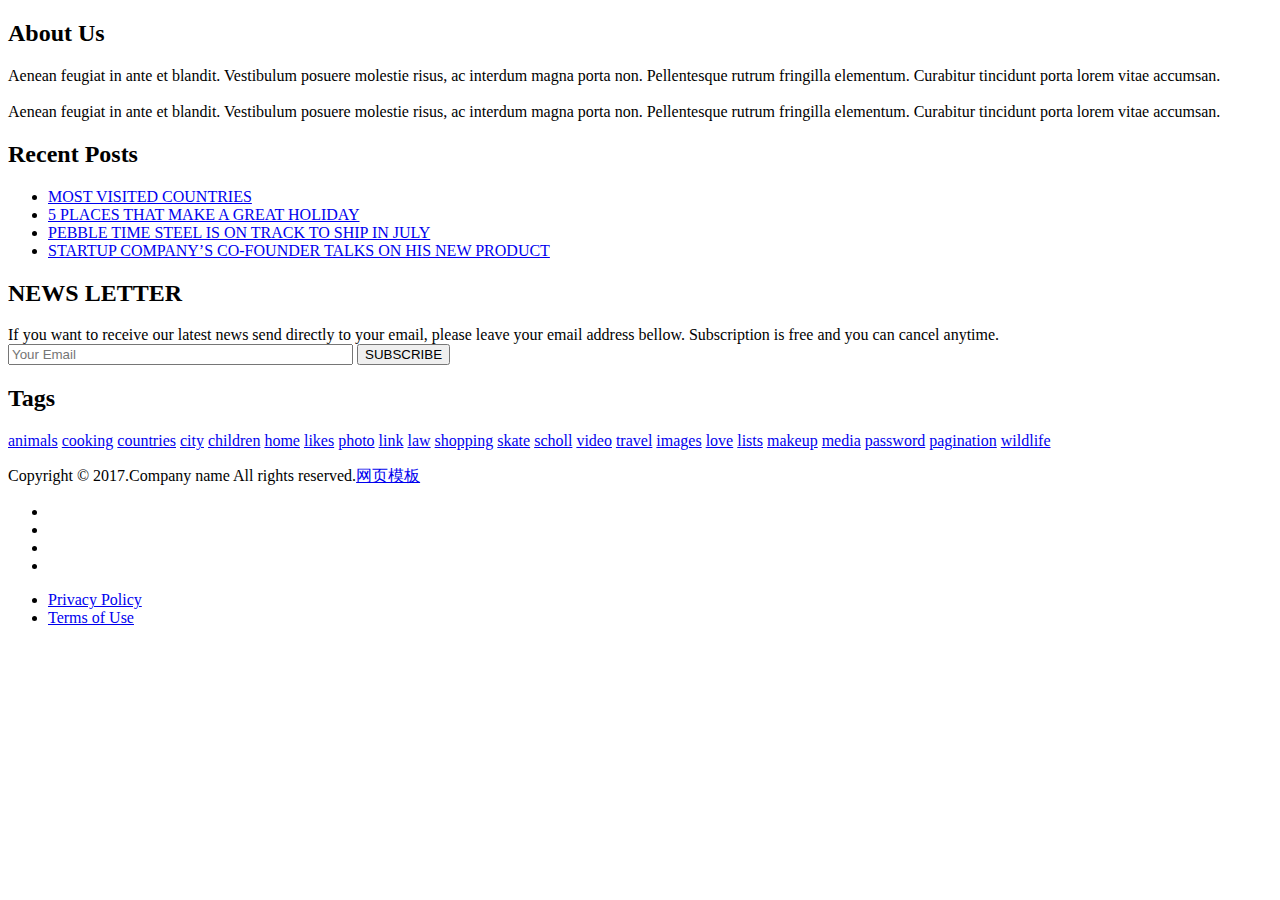
<file: src/main/resources/templates/footer.html>
<!DOCTYPE html>
<html lang="en" xmlns:th="http://www.thymeleaf.org">
<head>
    <meta charset="UTF-8">
    <title>Title</title>
</head>
<body>
<footer>
    <div class="wrap-footer">
        <div class="container">
            <div class="row">
                <div class="col-footer col-md-3">
                    <h2 class="footer-title">About Us</h2>
                    <div class="textwidget">Aenean feugiat in ante et blandit. Vestibulum posuere molestie risus, ac interdum magna porta non. Pellentesque rutrum fringilla elementum. Curabitur tincidunt porta lorem vitae accumsan. <br> <br>
                        Aenean feugiat in ante et blandit. Vestibulum posuere molestie risus, ac interdum magna porta non. Pellentesque rutrum fringilla elementum. Curabitur tincidunt porta lorem vitae accumsan.</div>
                </div>
                <div class="col-footer col-md-3 widget_recent_entries">
                    <h2 class="footer-title">Recent Posts</h2>
                    <ul>
                        <li><a href="#">MOST VISITED COUNTRIES</a></li>
                        <li><a href="#">5 PLACES THAT MAKE A GREAT HOLIDAY</a></li>
                        <li><a href="#">PEBBLE TIME STEEL IS ON TRACK TO SHIP IN JULY</a></li>
                        <li><a href="#">STARTUP COMPANY&#8217;S CO-FOUNDER TALKS ON HIS NEW PRODUCT</a></li>
                    </ul>
                </div>
                <div class="col-footer col-md-3">
                    <h2 class="footer-title">NEWS LETTER</h2>
                    If you want to receive our latest news send directly to your email, please leave your email address bellow. Subscription is free and you can cancel anytime.
                    <form action="#" method="post">
                        <input type="text" name="your-name" value="" size="40" placeholder="Your Email" />
                        <input type="submit" value="SUBSCRIBE" class="btn btn-skin" />
                    </form>
                </div>
                <div class="col-footer col-md-3">
                    <h2 class="footer-title">Tags</h2>
                    <div class="footer-tags">
                        <a href="#">animals</a>
                        <a href="#">cooking</a>
                        <a href="#">countries</a>
                        <a href="#">city</a>
                        <a href="#">children</a>
                        <a href="#">home</a>
                        <a href="#">likes</a>
                        <a href="#">photo</a>
                        <a href="#">link</a>
                        <a href="#">law</a>
                        <a href="#">shopping</a>
                        <a href="#">skate</a>
                        <a href="#">scholl</a>
                        <a href="#">video</a>
                        <a href="#">travel</a>
                        <a href="#">images</a>
                        <a href="#">love</a>
                        <a href="#">lists</a>
                        <a href="#">makeup</a>
                        <a href="#">media</a>
                        <a href="#">password</a>
                        <a href="#">pagination</a>
                        <a href="#">wildlife</a>
                    </div>
                </div>
            </div>
        </div>
    </div>
    <div class="bottom-footer">
        <div class="container">
            <div class="row">
                <div class="col-md-4">
                    <p>Copyright &copy; 2017.Company name All rights reserved.<a target="_blank" href="http://sc.chinaz.com/moban/">&#x7F51;&#x9875;&#x6A21;&#x677F;</a></p>
                </div>
                <div class="col-md-4">
                    <ul class="list-inline social-buttons">
                        <li><a href="#"><i class="fa fa-twitter"></i></a>
                        </li>
                        <li><a href="#"><i class="fa fa-facebook"></i></a>
                        </li>
                        <li><a href="#"><i class="fa fa-linkedin"></i></a>
                        </li>
                        <li><a href="#"><i class="fa fa-pinterest"></i></a>
                        </li>
                    </ul>
                </div>
                <div class="col-md-4">
                    <ul class="list-inline quicklinks">
                        <li><a href="#">Privacy Policy</a>
                        </li>
                        <li><a href="#">Terms of Use</a>
                        </li>
                    </ul>
                </div>
            </div>
        </div>
    </div>
    <script th:src="@{/assets/js/html5shiv.js}"></script>
    <script th:src="@{/assets/js/respond.min.js}"></script>
    <script th:src="@{/assets/js/jquery-2.1.1.js}" type="text/javascript" ></script>
    <script th:src="@{/assets/js/bootstrap.min.js}" type="text/javascript" ></script>
    <script th:src="@{/assets/js/agency.js}"></script>
    <script th:src="@{/assets/js/jquery.easing.min.js}"></script>
    <script th:src="@{/assets/js/classie.js}"></script>
    <script th:src="@{/assets/js/cbpAnimatedHeader.js}"></script>
</footer>
</body>
</html>
</file>
<file: src/main/resources/static/css/base.css>
/* ===================================================================
 * # imports 
 *
 * ------------------------------------------------------------------- */
@import url("https://fonts.googleapis.com/css?family=Heebo:300,400,500,600,700|Lora:400,400i,700,700i|IBM+Plex+Sans:300,400,400i,600,700,900");


/* ==========================================================================
 * # normalize
 * normalize.css v8.0.1 | MIT License |
 * github.com/necolas/normalize.css
 *
 * -------------------------------------------------------------------------- */

/* ------------------------------------------------------------------- 
 * ## document
 * ------------------------------------------------------------------- */

/* 1. Correct the line height in all browsers.
 * 2. Prevent adjustments of font size after orientation changes in iOS.*/
html {
  line-height: 1.15;  /* 1 */
  -webkit-text-size-adjust: 100%;  /* 2 */
}

/* ------------------------------------------------------------------- 
 * ## sections
 * ------------------------------------------------------------------- */

/* Remove the margin in all browsers. */
body {
  margin: 0;
}

/* Render the `main` element consistently in IE. */
main {
  display: block;
}

/* Correct the font size and margin on `h1` elements within `section` and
 * `article` contexts in Chrome, Firefox, and Safari. */
h1 {
  font-size: 2em;
  margin: 0.67em 0;
}

/* ------------------------------------------------------------------- 
 * ## grouping
 * ------------------------------------------------------------------- */

/* 1. Add the correct box sizing in Firefox.
 * 2. Show the overflow in Edge and IE. */
hr {
  box-sizing: content-box;  /* 1 */
  height: 0;  /* 1 */
  overflow: visible;  /* 2 */
}

/* 1. Correct the inheritance and scaling of font size in all browsers.
 * 2. Correct the odd `em` font sizing in all browsers. */
pre {
  font-family: monospace, monospace;  /* 1 */
  font-size: 1em;  /* 2 */
}

/* ------------------------------------------------------------------- 
 * ## text-level semantics
 * ------------------------------------------------------------------- */

/* Remove the gray background on active links in IE 10. */
a {
  background-color: transparent;
}

/* 1. Remove the bottom border in Chrome 57-
 * 2. Add the correct text decoration in Chrome, Edge, IE, Opera, and Safari. */
abbr[title] {
  border-bottom: none;  /* 1 */
  text-decoration: underline;  /* 2 */
  text-decoration: underline dotted;  /* 2 */
}

/* Add the correct font weight in Chrome, Edge, and Safari. */
b,
strong {
  font-weight: bolder;
}

/* 1. Correct the inheritance and scaling of font size in all browsers.
 * 2. Correct the odd `em` font sizing in all browsers. */
code,
kbd,
samp {
  font-family: monospace, monospace;  /* 1 */
  font-size: 1em;  /* 2 */
}

/* Add the correct font size in all browsers. */
small {
  font-size: 80%;
}

/* Prevent `sub` and `sup` elements from affecting the line height in
 * all browsers. */
sub,
sup {
  font-size: 75%;
  line-height: 0;
  position: relative;
  vertical-align: baseline;
}

sub {
  bottom: -0.25em;
}

sup {
  top: -0.5em;
}

/* ------------------------------------------------------------------- 
 * ## embedded content
 * ------------------------------------------------------------------- */

/* Remove the border on images inside links in IE 10. */
img {
  border-style: none;
}

/* ------------------------------------------------------------------- 
 * ## forms
 * ------------------------------------------------------------------- */

/* 1. Change the font styles in all browsers.
 * 2. Remove the margin in Firefox and Safari. */
button,
input,
optgroup,
select,
textarea {
  font-family: inherit;  /* 1 */
  font-size: 100%;  /* 1 */
  line-height: 1.15;  /* 1 */
  margin: 0;  /* 2 */
}

/* Show the overflow in IE.
 * 1. Show the overflow in Edge. */
button,
input {

  /* 1 */
  overflow: visible;
}

/* Remove the inheritance of text transform in Edge, Firefox, and IE.
 * 1. Remove the inheritance of text transform in Firefox. */
button,
select {

  /* 1 */
  text-transform: none;
}

/* Correct the inability to style clickable types in iOS and Safari. */
button,
[type="button"],
[type="reset"],
[type="submit"] {
  -webkit-appearance: button;
}

/* Remove the inner border and padding in Firefox. */
button::-moz-focus-inner,
[type="button"]::-moz-focus-inner,
[type="reset"]::-moz-focus-inner,
[type="submit"]::-moz-focus-inner {
  border-style: none;
  padding: 0;
}

/* Restore the focus styles unset by the previous rule. */
button:-moz-focusring,
[type="button"]:-moz-focusring,
[type="reset"]:-moz-focusring,
[type="submit"]:-moz-focusring {
  outline: 1px dotted ButtonText;
}

/* Correct the padding in Firefox. */
fieldset {
  padding: 0.35em 0.75em 0.625em;
}

/* 1. Correct the text wrapping in Edge and IE.
 * 2. Correct the color inheritance from `fieldset` elements in IE.
 * 3. Remove the padding so developers are not caught out when they zero out
 *    `fieldset` elements in all browsers. */
legend {
  box-sizing: border-box;  /* 1 */
  color: inherit;  /* 2 */
  display: table;  /* 1 */
  max-width: 100%;  /* 1 */
  padding: 0;  /* 3 */
  white-space: normal;  /* 1 */
}

/* Add the correct vertical alignment in Chrome, Firefox, and Opera. */
progress {
  vertical-align: baseline;
}

/* Remove the default vertical scrollbar in IE 10+. */
textarea {
  overflow: auto;
}

/* 1. Add the correct box sizing in IE 10.
 * 2. Remove the padding in IE 10. */
[type="checkbox"],
[type="radio"] {
  box-sizing: border-box;  /* 1 */
  padding: 0;  /* 2 */
}

/* Correct the cursor style of increment and decrement buttons in Chrome. */
[type="number"]::-webkit-inner-spin-button,
[type="number"]::-webkit-outer-spin-button {
  height: auto;
}

/* 1. Correct the odd appearance in Chrome and Safari.
 * 2. Correct the outline style in Safari. */
[type="search"] {
  -webkit-appearance: textfield;  /* 1 */
  outline-offset: -2px;  /* 2 */
}

/* Remove the inner padding in Chrome and Safari on macOS. */
[type="search"]::-webkit-search-decoration {
  -webkit-appearance: none;
}

/* 1. Correct the inability to style clickable types in iOS and Safari.
 * 2. Change font properties to `inherit` in Safari. */
::-webkit-file-upload-button {
  -webkit-appearance: button;  /* 1 */
  font: inherit;  /* 2 */
}

/* ------------------------------------------------------------------- 
 * ## interactive
 * ------------------------------------------------------------------- */

/* Add the correct display in Edge, IE 10+, and Firefox. */
details {
  display: block;
}

/* Add the correct display in all browsers. */
summary {
  display: list-item;
}

/* ------------------------------------------------------------------- 
 * ## misc
 * ------------------------------------------------------------------- */

/* Add the correct display in IE 10+. */
template {
  display: none;
}

/* Add the correct display in IE 10. */
[hidden] {
  display: none;
}


/* ===================================================================
 * # basic/base setup styles
 *
 * ------------------------------------------------------------------- */
html {
  font-size: 62.5%;
  box-sizing: border-box;
}

*,
*::before,
*::after {
  box-sizing: inherit;
}

body {
  font-weight: normal;
  line-height: 1;
  word-wrap: break-word;
  -moz-font-smoothing: grayscale;
  -moz-osx-font-smoothing: grayscale;
  -webkit-font-smoothing: antialiased;
  -webkit-overflow-scrolling: touch;
  -webkit-text-size-adjust: none;
}

/* ------------------------------------------------------------------- 
 * ## Media
 * ------------------------------------------------------------------- */
svg,
img,
video embed,
iframe,
object {
  max-width: 100%;
  height: auto;
}

/* ------------------------------------------------------------------- 
 * ## Typography resets 
 * ------------------------------------------------------------------- */
div, dl, dt, dd, ul, ol, li, h1, h2, h3, h4, h5, h6, pre, form, p, blockquote, th, td {
  margin: 0;
  padding: 0;
}

p {
  font-size: inherit;
  text-rendering: optimizeLegibility;
}

em,
i {
  font-style: italic;
  line-height: inherit;
}

strong,
b {
  font-weight: bold;
  line-height: inherit;
}

small {
  font-size: 60%;
  line-height: inherit;
}

ol,
ul {
  list-style: none;
}

li {
  display: block;
}

/* ------------------------------------------------------------------- 
 * ## links
 * ------------------------------------------------------------------- */
a {
  text-decoration: none;
  line-height: inherit;
}

a img {
  border: none;
}

/* ------------------------------------------------------------------- 
 * ## inputs
 * ------------------------------------------------------------------- */
fieldset {
  margin: 0;
  padding: 0;
}

input[type="email"],
input[type="number"],
input[type="search"],
input[type="text"],
input[type="tel"],
input[type="url"],
input[type="password"],
textarea {
  -webkit-appearance: none;
  -moz-appearance: none;
  appearance: none;
}


/* ===================================================================
 * # Grid v2.0.1
 *
 *   -----------------------------------------------------------------
 * - Grid breakpoints are based on MAXIMUM WIDTH media queries, 
 *   meaning they apply to that one breakpoint and ALL THOSE BELOW IT.
 * - Grid columns without a specified width will automatically layout 
 *   as equal width columns.
 * ------------------------------------------------------------------- */

/* rows
 * ------------------------------------- */
.row {
  width: 89%;
  max-width: 1200px;
  margin: 0 auto;
  display: -ms-flexbox;
  display: -webkit-flex;
  display: flex;
  -webkit-flex-flow: row wrap;
  -ms-flex-flow: row wrap;
  flex-flow: row wrap;
}

.row .row {
  width: auto;
  max-width: none;
  margin-left: -20px;
  margin-right: -20px;
}

/* columns
 * -------------------------------------- */
.column {
  -webkit-flex: 1 1 0%;
  -ms-flex: 1 1 0%;
  flex: 1 1 0%;
  padding: 0 20px;
}

.collapse > .column,
.column.collapse {
  padding: 0;
}

/* flex row containers utility classes
 * ----------------------------------------- */
.row.row-wrap {
  -webkit-flex-wrap: wrap;
  -ms-flex-wrap: wrap;
  flex-wrap: wrap;
}

.row.row-nowrap {
  -webkit-flex-wrap: nowrap;
  -ms-flex-wrap: none;
  flex-wrap: nowrap;
}

.row.row-top {
  -webkit-align-items: flex-start;
  -ms-flex-align: start;
  align-items: flex-start;
}

.row.row-bottom {
  -webkit-align-items: flex-end;
  -ms-flex-align: end;
  align-items: flex-end;
}

.row.row-center {
  -webkit-align-items: center;
  -ms-flex-align: center;
  align-items: center;
}

.row.row-stretch {
  -webkit-align-items: stretch;
  -ms-flex-align: stretch;
  align-items: stretch;
}

.row.row-baseline {
  -webkit-align-items: baseline;
  -ms-flex-align: baseline;
  align-items: baseline;
}

/* flex item utility alignment classes
 * ----------------------------------------- */
.align-center {
  margin: auto;
  -webkit-align-self: center;
  -ms-flex-item-align: center;
  align-self: center;
}

.align-left {
  margin-right: auto;
  -webkit-align-self: center;
  -ms-flex-item-align: center;
  align-self: center;
}

.align-right {
  margin-left: auto;
  -webkit-align-self: center;
  -ms-flex-item-align: center;
  align-self: center;
}

.align-x-center {
  margin-right: auto;
  margin-left: auto;
}

.align-x-left {
  margin-right: auto;
}

.align-x-right {
  margin-left: auto;
}

.align-y-center {
  -webkit-align-self: center;
  -ms-flex-item-align: center;
  align-self: center;
}

.align-y-top {
  -webkit-align-self: flex-start;
  -ms-flex-item-align: start;
  align-self: flex-start;
}

.align-y-bottom {
  -webkit-align-self: flex-end;
  -ms-flex-item-align: end;
  align-self: flex-end;
}

/* large screen column widths 
 * -------------------------------------- */
.large-1 {
  -webkit-flex: 0 0 8.33333%;
  -ms-flex: 0 0 8.33333%;
  flex: 0 0 8.33333%;
  max-width: 8.33333%;
}

.large-2 {
  -webkit-flex: 0 0 16.66667%;
  -ms-flex: 0 0 16.66667%;
  flex: 0 0 16.66667%;
  max-width: 16.66667%;
}

.large-3 {
  -webkit-flex: 0 0 25%;
  -ms-flex: 0 0 25%;
  flex: 0 0 25%;
  max-width: 25%;
}

.large-4 {
  -webkit-flex: 0 0 33.33333%;
  -ms-flex: 0 0 33.33333%;
  flex: 0 0 33.33333%;
  max-width: 33.33333%;
}

.large-5 {
  -webkit-flex: 0 0 41.66667%;
  -ms-flex: 0 0 41.66667%;
  flex: 0 0 41.66667%;
  max-width: 41.66667%;
}

.large-6,
.large-half {
  -webkit-flex: 0 0 50%;
  -ms-flex: 0 0 50%;
  flex: 0 0 50%;
  max-width: 50%;
}

.large-7 {
  -webkit-flex: 0 0 58.33333%;
  -ms-flex: 0 0 58.33333%;
  flex: 0 0 58.33333%;
  max-width: 58.33333%;
}

.large-8 {
  -webkit-flex: 0 0 66.66667%;
  -ms-flex: 0 0 66.66667%;
  flex: 0 0 66.66667%;
  max-width: 66.66667%;
}

.large-9 {
  -webkit-flex: 0 0 75%;
  -ms-flex: 0 0 75%;
  flex: 0 0 75%;
  max-width: 75%;
}

.large-10 {
  -webkit-flex: 0 0 83.33333%;
  -ms-flex: 0 0 83.33333%;
  flex: 0 0 83.33333%;
  max-width: 83.33333%;
}

.large-11 {
  -webkit-flex: 0 0 91.66667%;
  -ms-flex: 0 0 91.66667%;
  flex: 0 0 91.66667%;
  max-width: 91.66667%;
}

.large-12,
.large-full {
  -webkit-flex: 0 0 100%;
  -ms-flex: 0 0 100%;
  flex: 0 0 100%;
  max-width: 100%;
}

/* ------------------------------------------------------------------- 
 * ## medium screen devices
 * ------------------------------------------------------------------- */
@media screen and (max-width:1200px) {
  .row .row {
    margin-left: -16px;
    margin-right: -16px;
  }

  .column {
    padding: 0 16px;
  }

  .medium-1 {
    -webkit-flex: 0 0 8.33333%;
    -ms-flex: 0 0 8.33333%;
    flex: 0 0 8.33333%;
    max-width: 8.33333%;
  }

  .medium-2 {
    -webkit-flex: 0 0 16.66667%;
    -ms-flex: 0 0 16.66667%;
    flex: 0 0 16.66667%;
    max-width: 16.66667%;
  }

  .medium-3 {
    -webkit-flex: 0 0 25%;
    -ms-flex: 0 0 25%;
    flex: 0 0 25%;
    max-width: 25%;
  }

  .medium-4 {
    -webkit-flex: 0 0 33.33333%;
    -ms-flex: 0 0 33.33333%;
    flex: 0 0 33.33333%;
    max-width: 33.33333%;
  }

  .medium-5 {
    -webkit-flex: 0 0 41.66667%;
    -ms-flex: 0 0 41.66667%;
    flex: 0 0 41.66667%;
    max-width: 41.66667%;
  }

  .medium-6,
  .medium-half {
    -webkit-flex: 0 0 50%;
    -ms-flex: 0 0 50%;
    flex: 0 0 50%;
    max-width: 50%;
  }

  .medium-7 {
    -webkit-flex: 0 0 58.33333%;
    -ms-flex: 0 0 58.33333%;
    flex: 0 0 58.33333%;
    max-width: 58.33333%;
  }

  .medium-8 {
    -webkit-flex: 0 0 66.66667%;
    -ms-flex: 0 0 66.66667%;
    flex: 0 0 66.66667%;
    max-width: 66.66667%;
  }

  .medium-9 {
    -webkit-flex: 0 0 75%;
    -ms-flex: 0 0 75%;
    flex: 0 0 75%;
    max-width: 75%;
  }

  .medium-10 {
    -webkit-flex: 0 0 83.33333%;
    -ms-flex: 0 0 83.33333%;
    flex: 0 0 83.33333%;
    max-width: 83.33333%;
  }

  .medium-11 {
    -webkit-flex: 0 0 91.66667%;
    -ms-flex: 0 0 91.66667%;
    flex: 0 0 91.66667%;
    max-width: 91.66667%;
  }

  .medium-12,
  .medium-full {
    -webkit-flex: 0 0 100%;
    -ms-flex: 0 0 100%;
    flex: 0 0 100%;
    max-width: 100%;
  }

}

/* ------------------------------------------------------------------- 
 * ## tablets
 * ------------------------------------------------------------------- */
@media screen and (max-width:800px) {
  .tab-1 {
    -webkit-flex: 0 0 8.33333%;
    -ms-flex: 0 0 8.33333%;
    flex: 0 0 8.33333%;
    max-width: 8.33333%;
  }

  .tab-2 {
    -webkit-flex: 0 0 16.66667%;
    -ms-flex: 0 0 16.66667%;
    flex: 0 0 16.66667%;
    max-width: 16.66667%;
  }

  .tab-3 {
    -webkit-flex: 0 0 25%;
    -ms-flex: 0 0 25%;
    flex: 0 0 25%;
    max-width: 25%;
  }

  .tab-4 {
    -webkit-flex: 0 0 33.33333%;
    -ms-flex: 0 0 33.33333%;
    flex: 0 0 33.33333%;
    max-width: 33.33333%;
  }

  .tab-5 {
    -webkit-flex: 0 0 41.66667%;
    -ms-flex: 0 0 41.66667%;
    flex: 0 0 41.66667%;
    max-width: 41.66667%;
  }

  .tab-6,
  .tab-half {
    -webkit-flex: 0 0 50%;
    -ms-flex: 0 0 50%;
    flex: 0 0 50%;
    max-width: 50%;
  }

  .tab-7 {
    -webkit-flex: 0 0 58.33333%;
    -ms-flex: 0 0 58.33333%;
    flex: 0 0 58.33333%;
    max-width: 58.33333%;
  }

  .tab-8 {
    -webkit-flex: 0 0 66.66667%;
    -ms-flex: 0 0 66.66667%;
    flex: 0 0 66.66667%;
    max-width: 66.66667%;
  }

  .tab-9 {
    -webkit-flex: 0 0 75%;
    -ms-flex: 0 0 75%;
    flex: 0 0 75%;
    max-width: 75%;
  }

  .tab-10 {
    -webkit-flex: 0 0 83.33333%;
    -ms-flex: 0 0 83.33333%;
    flex: 0 0 83.33333%;
    max-width: 83.33333%;
  }

  .tab-11 {
    -webkit-flex: 0 0 91.66667%;
    -ms-flex: 0 0 91.66667%;
    flex: 0 0 91.66667%;
    max-width: 91.66667%;
  }

  .tab-12,
  .tab-full {
    -webkit-flex: 0 0 100%;
    -ms-flex: 0 0 100%;
    flex: 0 0 100%;
    max-width: 100%;
  }

  .hide-on-tablet {
    display: none;
  }

}

/* ------------------------------------------------------------------- 
 * ## mobile devices 
 * ------------------------------------------------------------------- */
@media screen and (max-width:600px) {
  .row {
    width: 100%;
    padding-left: 25px;
    padding-right: 25px;
  }

  .row .row {
    margin-left: -10px;
    margin-right: -10px;
    padding-left: 0;
    padding-right: 0;
  }

  .column {
    padding: 0 10px;
  }

  .mob-1 {
    -webkit-flex: 0 0 8.33333%;
    -ms-flex: 0 0 8.33333%;
    flex: 0 0 8.33333%;
    max-width: 8.33333%;
  }

  .mob-2 {
    -webkit-flex: 0 0 16.66667%;
    -ms-flex: 0 0 16.66667%;
    flex: 0 0 16.66667%;
    max-width: 16.66667%;
  }

  .mob-3 {
    -webkit-flex: 0 0 25%;
    -ms-flex: 0 0 25%;
    flex: 0 0 25%;
    max-width: 25%;
  }

  .mob-4 {
    -webkit-flex: 0 0 33.33333%;
    -ms-flex: 0 0 33.33333%;
    flex: 0 0 33.33333%;
    max-width: 33.33333%;
  }

  .mob-5 {
    -webkit-flex: 0 0 41.66667%;
    -ms-flex: 0 0 41.66667%;
    flex: 0 0 41.66667%;
    max-width: 41.66667%;
  }

  .mob-6,
  .mob-half {
    -webkit-flex: 0 0 50%;
    -ms-flex: 0 0 50%;
    flex: 0 0 50%;
    max-width: 50%;
  }

  .mob-7 {
    -webkit-flex: 0 0 58.33333%;
    -ms-flex: 0 0 58.33333%;
    flex: 0 0 58.33333%;
    max-width: 58.33333%;
  }

  .mob-8 {
    -webkit-flex: 0 0 66.66667%;
    -ms-flex: 0 0 66.66667%;
    flex: 0 0 66.66667%;
    max-width: 66.66667%;
  }

  .mob-9 {
    -webkit-flex: 0 0 75%;
    -ms-flex: 0 0 75%;
    flex: 0 0 75%;
    max-width: 75%;
  }

  .mob-10 {
    -webkit-flex: 0 0 83.33333%;
    -ms-flex: 0 0 83.33333%;
    flex: 0 0 83.33333%;
    max-width: 83.33333%;
  }

  .mob-11 {
    -webkit-flex: 0 0 91.66667%;
    -ms-flex: 0 0 91.66667%;
    flex: 0 0 91.66667%;
    max-width: 91.66667%;
  }

  .mob-12,
  .mob-full {
    -webkit-flex: 0 0 100%;
    -ms-flex: 0 0 100%;
    flex: 0 0 100%;
    max-width: 100%;
  }

  .hide-on-mobile {
    display: none;
  }

}

/* ------------------------------------------------------------------- 
 * ## small mobile devices <= 400px
 * ------------------------------------------------------------------- */
@media screen and (max-width:400px) {
  .row {
    padding-left: 22px;
    padding-right: 22px;
  }

  .row .row {
    margin-left: 0;
    margin-right: 0;
  }

  .column {
    -webkit-flex: 0 0 100%;
    -ms-flex: 0 0 100%;
    flex: 0 0 100%;
    max-width: 100%;
    width: 100%;
    margin-left: 0;
    margin-right: 0;
    padding: 0;
  }

}



/* ===================================================================
 * # block grids
 *
 * -------------------------------------------------------------------
 * Equally-sized columns define at parent/row level.
 * ------------------------------------------------------------------- */
.block-large-1-8 > .column {
  -webkit-flex: 0 0 12.5%;
  -ms-flex: 0 0 12.5%;
  flex: 0 0 12.5%;
  max-width: 12.5%;
}

.block-large-1-6 > .column {
  -webkit-flex: 0 0 16.66667%;
  -ms-flex: 0 0 16.66667%;
  flex: 0 0 16.66667%;
  max-width: 16.66667%;
}

.block-large-1-5 > .column {
  -webkit-flex: 0 0 20%;
  -ms-flex: 0 0 20%;
  flex: 0 0 20%;
  max-width: 20%;
}

.block-large-1-4 > .column {
  -webkit-flex: 0 0 25%;
  -ms-flex: 0 0 25%;
  flex: 0 0 25%;
  max-width: 25%;
}

.block-large-1-3 > .column {
  -webkit-flex: 0 0 33.33333%;
  -ms-flex: 0 0 33.33333%;
  flex: 0 0 33.33333%;
  max-width: 33.33333%;
}

.block-large-1-2 > .column {
  -webkit-flex: 0 0 50%;
  -ms-flex: 0 0 50%;
  flex: 0 0 50%;
  max-width: 50%;
}

.block-large-full > .column {
  -webkit-flex: 0 0 100%;
  -ms-flex: 0 0 100%;
  flex: 0 0 100%;
  max-width: 100%;
}

/* ------------------------------------------------------------------- 
 * ## block grids - medium screen devices
 * ------------------------------------------------------------------- */
@media screen and (max-width:1200px) {
  .block-medium-1-8 > .column {
    -webkit-flex: 0 0 12.5%;
    -ms-flex: 0 0 12.5%;
    flex: 0 0 12.5%;
    max-width: 12.5%;
  }

  .block-medium-1-6 > .column {
    -webkit-flex: 0 0 16.66667%;
    -ms-flex: 0 0 16.66667%;
    flex: 0 0 16.66667%;
    max-width: 16.66667%;
  }

  .block-medium-1-5 > .column {
    -webkit-flex: 0 0 20%;
    -ms-flex: 0 0 20%;
    flex: 0 0 20%;
    max-width: 20%;
  }

  .block-medium-1-4 > .column {
    -webkit-flex: 0 0 25%;
    -ms-flex: 0 0 25%;
    flex: 0 0 25%;
    max-width: 25%;
  }

  .block-medium-1-3 > .column {
    -webkit-flex: 0 0 33.33333%;
    -ms-flex: 0 0 33.33333%;
    flex: 0 0 33.33333%;
    max-width: 33.33333%;
  }

  .block-medium-1-2 > .column {
    -webkit-flex: 0 0 50%;
    -ms-flex: 0 0 50%;
    flex: 0 0 50%;
    max-width: 50%;
  }

  .block-medium-full > .column {
    -webkit-flex: 0 0 100%;
    -ms-flex: 0 0 100%;
    flex: 0 0 100%;
    max-width: 100%;
  }

}

/* ------------------------------------------------------------------- 
 * ## block grids - tablets
 * ------------------------------------------------------------------- */
@media screen and (max-width:800px) {
  .block-tab-1-8 > .column {
    -webkit-flex: 0 0 12.5%;
    -ms-flex: 0 0 12.5%;
    flex: 0 0 12.5%;
    max-width: 12.5%;
  }

  .block-tab-1-6 > .column {
    -webkit-flex: 0 0 16.66667%;
    -ms-flex: 0 0 16.66667%;
    flex: 0 0 16.66667%;
    max-width: 16.66667%;
  }

  .block-tab-1-5 > .column {
    -webkit-flex: 0 0 20%;
    -ms-flex: 0 0 20%;
    flex: 0 0 20%;
    max-width: 20%;
  }

  .block-tab-1-4 > .column {
    -webkit-flex: 0 0 25%;
    -ms-flex: 0 0 25%;
    flex: 0 0 25%;
    max-width: 25%;
  }

  .block-tab-1-3 > .column {
    -webkit-flex: 0 0 33.33333%;
    -ms-flex: 0 0 33.33333%;
    flex: 0 0 33.33333%;
    max-width: 33.33333%;
  }

  .block-tab-1-2 > .column {
    -webkit-flex: 0 0 50%;
    -ms-flex: 0 0 50%;
    flex: 0 0 50%;
    max-width: 50%;
  }

  .block-tab-full > .column {
    -webkit-flex: 0 0 100%;
    -ms-flex: 0 0 100%;
    flex: 0 0 100%;
    max-width: 100%;
  }

}

/* ------------------------------------------------------------------- 
 * ## block grids - mobile devices
 * ------------------------------------------------------------------- */
@media screen and (max-width:600px) {
  .block-mob-1-8 > .column {
    -webkit-flex: 0 0 12.5%;
    -ms-flex: 0 0 12.5%;
    flex: 0 0 12.5%;
    max-width: 12.5%;
  }

  .block-mob-1-6 > .column {
    -webkit-flex: 0 0 16.66667%;
    -ms-flex: 0 0 16.66667%;
    flex: 0 0 16.66667%;
    max-width: 16.66667%;
  }

  .block-mob-1-5 > .column {
    -webkit-flex: 0 0 20%;
    -ms-flex: 0 0 20%;
    flex: 0 0 20%;
    max-width: 20%;
  }

  .block-mob-1-4 > .column {
    -webkit-flex: 0 0 25%;
    -ms-flex: 0 0 25%;
    flex: 0 0 25%;
    max-width: 25%;
  }

  .block-mob-1-3 > .column {
    -webkit-flex: 0 0 33.33333%;
    -ms-flex: 0 0 33.33333%;
    flex: 0 0 33.33333%;
    max-width: 33.33333%;
  }

  .block-mob-1-2 > .column {
    -webkit-flex: 0 0 50%;
    -ms-flex: 0 0 50%;
    flex: 0 0 50%;
    max-width: 50%;
  }

  .block-mob-full > .column {
    -webkit-flex: 0 0 100%;
    -ms-flex: 0 0 100%;
    flex: 0 0 100%;
    max-width: 100%;
  }

}

/* ------------------------------------------------------------------- 
 * ## block grids - small mobile devices <= 400px
 * ------------------------------------------------------------------- */
@media screen and (max-width:400px) {
  .stack > .column {
    -webkit-flex: 0 0 100%;
    -ms-flex: 0 0 100%;
    flex: 0 0 100%;
    max-width: 100%;
    width: 100%;
    margin-left: 0;
    margin-right: 0;
    padding: 0;
  }

}



/* ===================================================================
 * # MISC
 *
 * ------------------------------------------------------------------- */
.group:after {
  content: "";
  display: table;
  clear: both;
}

/* misc helper classes
 * -------------------------------------- */
.is-hidden {
  display: none;
}

.is-invisible {
  visibility: hidden;
}

.antialiased {
  -webkit-font-smoothing: antialiased;
  -moz-osx-font-smoothing: grayscale;
}

.overflow-hidden {
  overflow: hidden;
}

.remove-bottom {
  margin-bottom: 0;
}

.add-half-bottom {
  margin-bottom: 1.6rem !important;
}

.add-bottom {
  margin-bottom: 3.2rem !important;
}

.no-border {
  border: none;
}

.full-width {
  width: 100%;
}

.text-center {
  text-align: center;
}

.text-left {
  text-align: left;
}

.text-right {
  text-align: right;
}

.pull-left {
  float: left;
}

.pull-right {
  float: right;
}

/*# sourceMappingURL=base.css.map */
</file>
<file: src/main/resources/static/css/vendor.css>
/* =================================================================== 
 *
 *  Typerite Vendor/Third Party CSS
 *  Template Ver. 1.0.0 
 *  05-20-2019
 *  ------------------------------------------------------------------
 *
 *  TOC:
 *  # Slick Slider
 *  # lity
 *  # PrettyPrint GitHub Theme 
 *
 * =================================================================== */


/* ===================================================================
 * # Slick Slider
 * http://kenwheeler.github.io/slick/
 * ------------------------------------------------------------------- */

/* Slider */
.slick-slider {
  position: relative;
  display: block;
  box-sizing: border-box;
  -webkit-touch-callout: none;
  -webkit-user-select: none;
  -khtml-user-select: none;
  -moz-user-select: none;
  -ms-user-select: none;
  user-select: none;
  -ms-touch-action: pan-y;
  touch-action: pan-y;
  -webkit-tap-highlight-color: transparent;
}

.slick-list {
  position: relative;
  overflow: hidden;
  display: block;
  margin: 0;
  padding: 0;
}

.slick-list:focus {
  outline: none;
}

.slick-list.dragging {
  cursor: pointer;
  cursor: hand;
}

.slick-slider .slick-track,
.slick-slider .slick-list {
  -webkit-transform: translate3d(0, 0, 0);
  -moz-transform: translate3d(0, 0, 0);
  -ms-transform: translate3d(0, 0, 0);
  -o-transform: translate3d(0, 0, 0);
  transform: translate3d(0, 0, 0);
}

.slick-track {
  position: relative;
  left: 0;
  top: 0;
  display: block;
  margin-left: auto;
  margin-right: auto;
}

.slick-track:before,
.slick-track:after {
  content: "";
  display: table;
}

.slick-track:after {
  clear: both;
}

.slick-loading .slick-track {
  visibility: hidden;
}

.slick-slide {
  float: left;
  height: 100%;
  min-height: 1px;
  display: none;
}

[dir="rtl"] .slick-slide {
  float: right;
}

.slick-slide img {
  display: block;
}

.slick-slide.slick-loading img {
  display: none;
}

.slick-slide.dragging img {
  pointer-events: none;
}

.slick-initialized .slick-slide {
  display: block;
}

.slick-loading .slick-slide {
  visibility: hidden;
}

.slick-vertical .slick-slide {
  display: block;
  height: auto;
  border: 1px solid transparent;
}

.slick-arrow.slick-hidden {
  display: none;
}



/* ===================================================================
 * # lity - v1.6.6 - 2016-04-22
 *   http://sorgalla.com/lity/
 *   Copyright (c) 2016 Jan Sorgalla; Licensed MIT 
 * ------------------------------------------------------------------- */
.lity {
  z-index: 9990;
  position: fixed;
  top: 0;
  right: 0;
  bottom: 0;
  left: 0;
  white-space: nowrap;
  background: #000000;
  background: rgba(0, 0, 0, 0.9);
  outline: none !important;
  opacity: 0;
  -webkit-transition: opacity 0.3s ease;
  -o-transition: opacity 0.3s ease;
  transition: opacity 0.3s ease;
}

.lity.lity-opened {
  opacity: 1;
}

.lity.lity-closed {
  opacity: 0;
}

.lity * {
  -webkit-box-sizing: border-box;
  -moz-box-sizing: border-box;
  box-sizing: border-box;
}

.lity-wrap {
  z-index: 9990;
  position: fixed;
  top: 0;
  right: 0;
  bottom: 0;
  left: 0;
  text-align: center;
  outline: none !important;
}

.lity-wrap:before {
  content: "";
  display: inline-block;
  height: 100%;
  vertical-align: middle;
  margin-right: -0.25em;
}

.lity-loader {
  z-index: 9991;
  color: #333;
  position: absolute;
  top: 50%;
  margin-top: -0.8em;
  width: 100%;
  text-align: center;
  font-size: 14px;
  font-family: Arial, Helvetica, sans-serif;
  opacity: 0;
  -webkit-transition: opacity 0.3s ease;
  -o-transition: opacity 0.3s ease;
  transition: opacity 0.3s ease;
}

.lity-loading .lity-loader {
  opacity: 1;
}

.lity-container {
  z-index: 9992;
  position: relative;
  text-align: left;
  vertical-align: middle;
  display: inline-block;
  white-space: normal;
  max-width: 100%;
  max-height: 100%;
  outline: none !important;
}

.lity-content {
  z-index: 9993;
  width: 100%;
  -webkit-transform: scale(1);
  -ms-transform: scale(1);
  -o-transform: scale(1);
  transform: scale(1);
  -webkit-transition: -webkit-transform 0.3s ease;
  -o-transition: -o-transform 0.3s ease;
  transition: transform 0.3s ease;
}

.lity-loading .lity-content,
.lity-closed .lity-content {
  -webkit-transform: scale(0.8);
  -ms-transform: scale(0.8);
  -o-transform: scale(0.8);
  transform: scale(0.8);
}

.lity-content:after {
  content: "";
  position: absolute;
  left: 0;
  top: 0;
  bottom: 0;
  display: block;
  right: 0;
  width: auto;
  height: auto;
  z-index: -1;
}

.lity-close {
  z-index: 9994;
  width: 42px;
  height: 42px;
  position: fixed;
  text-align: center !important;
  right: 20px;
  top: 20px;
  -webkit-appearance: none;
  cursor: pointer;
  text-decoration: none;
  text-align: center;
  padding: 0;
  margin: 0;
  color: white;
  font-style: normal;
  font-size: 30px;
  font-family: Arial, sans-serif;
  line-height: 42px;
  border: 0;
  background: transparent;
  outline: none;
  -webkit-box-shadow: none;
  box-shadow: none;
  font: 0/0 a;
  text-shadow: none;
  color: transparent;
  border-radius: 50%;
}

.lity-close::before,
.lity-close::after {
  display: block;
  content: "";
  height: 20px;
  width: 2px;
  background-color: white;
  position: absolute;
  top: 11px;
  left: 20px;
}

.lity-close::before {
  -webkit-transform: rotate(-45deg);
  transform: rotate(-45deg);
}

.lity-close::after {
  -webkit-transform: rotate(45deg);
  transform: rotate(45deg);
}

.lity-close::-moz-focus-inner {
  border: 0;
  padding: 0;
}

.lity-close:hover,
.lity-close:focus,
.lity-close:active,
.lity-close:visited {
  text-decoration: none;
  text-align: center;
  padding: 0;
  color: #fff;
  font-style: normal;
  font-size: 30px;
  font-family: Arial, sans-serif;
  line-height: 36px;
  border: 0;
  background: transparent;
  outline: none;
  -webkit-box-shadow: none;
  box-shadow: none;
  font: 0/0 a;
  text-shadow: none;
  color: transparent;
}

.lity-close:hover::before,
.lity-close:hover::after,
.lity-close:focus::before,
.lity-close:focus::after,
.lity-close:active::before,
.lity-close:active::after,
.lity-close:visited::before,
.lity-close:visited::after {
  background-color: #33998a;
}

/* Image */
.lity-image img {
  max-width: 100%;
  display: block;
  line-height: 0;
  border: 0;
}

/* iFrame */
.lity-iframe .lity-container {
  width: 100%;
  max-width: 964px;
}

.lity-iframe-container {
  width: 100%;
  height: 0;
  padding-top: 56.25%;
  overflow: auto;
  pointer-events: auto;
  -webkit-transform: translateZ(0);
  transform: translateZ(0);
  -webkit-overflow-scrolling: touch;
}

.lity-iframe-container iframe {
  position: absolute;
  display: block;
  top: 0;
  left: 0;
  width: 100%;
  height: 100%;
  background: #000;
}

.lity-hide {
  display: none;
}



/* ===================================================================
 * # PrettyPrint GitHub Theme 
 *   
 * ------------------------------------------------------------------- */
.prettyprint {
  background: #efefef;
  font-family: Menlo, "Bitstream Vera Sans Mono", "DejaVu Sans Mono", Monaco, Consolas, monospace;
  font-size: 13px;
  line-height: 1.538;
  border: none;
}

.pln {
  color: #333333;
}

@media screen {
  .str {
    color: #dd1144;
  }

  .kwd {
    color: #333333;
  }

  .com {
    color: #999988;
  }

  .typ {
    color: #445588;
  }

  .lit {
    color: #445588;
  }

  .pun {
    color: #333333;
  }

  .opn {
    color: #333333;
  }

  .clo {
    color: #333333;
  }

  .tag {
    color: navy;
  }

  .atn {
    color: teal;
  }

  .atv {
    color: #dd1144;
  }

  .dec {
    color: #333333;
  }

  .var {
    color: teal;
  }

  .fun {
    color: #990000;
  }

}

@media print, projection {
  .str {
    color: #006600;
  }

  .kwd {
    color: #006;
    font-weight: bold;
  }

  .com {
    color: #600;
    font-style: italic;
  }

  .typ {
    color: #404;
    font-weight: bold;
  }

  .lit {
    color: #004444;
  }

  .pun,
  .opn,
  .clo {
    color: #444400;
  }

  .tag {
    color: #006;
    font-weight: bold;
  }

  .atn {
    color: #440044;
  }

  .atv {
    color: #006600;
  }

}

/* Specify class=linenums on a pre to get line numbering */
ol.linenums {
  margin-top: 0;
  margin-bottom: 0;
}

/* IE indents via margin-left */
li.L0,
li.L1,
li.L2,
li.L3,
li.L4,
li.L5,
li.L6,
li.L7,
li.L8,
li.L9 {

  /* */
}

/* Alternate shading for lines */
li.L1,
li.L3,
li.L5,
li.L7,
li.L9 {

  /* */
}

/*# sourceMappingURL=vendor.css.map */
</file>
<file: src/main/resources/static/css/main.css>
/* ===================================================================
 * # base style overrides
 *
 * ------------------------------------------------------------------- */
html {
  font-size: 10px;
}

@media screen and (max-width:400px) {
  html {
    font-size: 9.210526315789474px;
  }

}

html,
body {
  height: 100%;
}

body {
  background: #f6f7f8;
  font-family: "IBM Plex Sans", sans-serif;
  font-size: 1.9rem;
  font-style: normal;
  font-weight: normal;
  line-height: 1.789;
  color: #000000;
  margin: 0;
  padding: 0;
}

body.nav-wrap-is-visible {
  overflow: hidden;
}

body.ss-bg-white {
  background: #ffffff;
}

/* ------------------------------------------------------------------- 
 * ## links
 * ------------------------------------------------------------------- */
a {
  color: #33998a;
  transition: all 0.3s ease-in-out;
}

a:hover,
a:focus,
a:active {
  color: #da5260;
}

a:hover,
a:active {
  outline: 0;
}
.tlinks{text-indent:-9999px;height:0;line-height:0;font-size:0;overflow:hidden;}

/* ===================================================================
 * # typography & general theme styles
 * 
 * ------------------------------------------------------------------- */

/* ------------------------------------------------------------------- 
 * ## typography
 * ------------------------------------------------------------------- */
h1, h2, h3, h4, h5, h6, .h1, .h2, .h3, .h4, .h5, .h6 {
  font-family: "Heebo", sans-serif;
  font-weight: 500;
  font-style: normal;
  color: #000000;
  font-variant-ligatures: common-ligatures;
  text-rendering: optimizeLegibility;
}

h1, .h1, h2, .h2, h3, .h3, h4, .h4 {
  margin-top: 6rem;
  margin-bottom: 1.6rem;
}

@media screen and (max-width:600px) {
  h1, .h1, h2, .h2, h3, .h3, h4, .h4 {
    margin-top: 5.6rem;
  }

}

h5, .h5, h6, .h6 {
  margin-top: 4.8rem;
  margin-bottom: 1.2rem;
}

@media screen and (max-width:600px) {
  h5, .h5, h6, .h6 {
    margin-top: 4.4rem;
    margin-bottom: 0.8rem;
  }

}

h1, .h1 {
  font-size: 3.6rem;
  line-height: 1.222;
}

@media screen and (max-width:600px) {
  h1, .h1 {
    font-size: 3.3rem;
  }

}

h2, .h2 {
  font-size: 3rem;
  line-height: 1.2;
}

h3, .h3 {
  font-size: 2.4rem;
  line-height: 1.167;
}

h4, .h4 {
  font-size: 2.1rem;
  line-height: 1.333;
}

h5, .h5 {
  font-size: 1.8rem;
  line-height: 1.333;
}

h6, .h6 {
  font-size: 1.6rem;
  line-height: 1.5;
  text-transform: uppercase;
  letter-spacing: 0.16rem;
}

p img {
  margin: 0;
}

p.lead {
  font-family: "IBM Plex Sans", sans-serif;
  font-weight: 300;
  font-size: 2.4rem;
  line-height: 1.833;
  margin-bottom: 3.6rem;
  color: #000000;
}

@media screen and (max-width:1200px) {
  p.lead {
    font-size: 2.2rem;
  }

}

@media screen and (max-width:600px) {
  p.lead {
    font-size: 2.1rem;
  }

}

em,
i,
strong,
b {
  font-size: inherit;
  line-height: inherit;
}

em,
i {
  font-family: "IBM Plex Sans", sans-serif;
  font-style: italic;
}

strong,
b {
  font-family: "IBM Plex Sans", sans-serif;
  font-weight: 700;
}

small {
  font-size: 1.2rem;
  line-height: inherit;
}

blockquote {
  margin: 4rem 0;
  padding: 4rem 4rem;
  border-left: 4px solid black;
  position: relative;
}

@media screen and (max-width:600px) {
  blockquote {
    padding: 3.2rem 3.2rem;
  }

}

@media screen and (max-width:400px) {
  blockquote {
    padding: 2.8rem 2.8rem;
  }

}

blockquote p {
  font-family: "Lora", serif;
  font-weight: 400;
  padding: 0;
  font-size: 2.4rem;
  line-height: 1.833;
  color: #000000;
}

@media screen and (max-width:500px) {
  blockquote p {
    font-size: 2.2rem;
  }

}

blockquote cite {
  display: block;
  font-family: "IBM Plex Sans", sans-serif;
  font-size: 1.5rem;
  font-style: normal;
  line-height: 1.333;
}

blockquote cite:before {
  content: "\2014 \0020";
}

blockquote cite,
blockquote cite a,
blockquote cite a:visited {
  color: #7e7e7e;
  border: none;
}

abbr {
  font-family: "IBM Plex Sans", sans-serif;
  font-weight: 700;
  font-variant: small-caps;
  text-transform: lowercase;
  letter-spacing: 0.05rem;
  color: #7e7e7e;
}

var,
kbd,
samp,
code,
pre {
  font-family: Consolas, "Andale Mono", Courier, "Courier New", monospace;
}

pre {
  padding: 2.4rem 3.2rem 3.2rem;
  background: #efefef;
  overflow-x: auto;
}

code {
  font-size: 1.4rem;
  margin: 0 0.2rem;
  padding: 0.4rem 0.8rem;
  white-space: nowrap;
  background: #efefef;
  border: 1px solid #d3d3d3;
  color: #000000;
  border-radius: 3px;
}

pre > code {
  display: block;
  white-space: pre;
  line-height: 2;
  padding: 0;
  margin: 0;
}

pre.prettyprint > code {
  border: none;
}

del {
  text-decoration: line-through;
}

abbr[title],
dfn[title] {
  border-bottom: 1px dotted;
  cursor: help;
  text-decoration: none;
}

mark {
  background: #fff099;
  color: #000000;
}

hr {
  border: solid #e0e0e0;
  border-width: 1px 0 0;
  clear: both;
  margin: 2.4rem 0 1.6rem;
  height: 0;
}

/* ------------------------------------------------------------------- 
 * ## Lists
 * ------------------------------------------------------------------- */
ol {
  list-style: decimal;
}

ul {
  list-style: disc;
}

li {
  display: list-item;
}

ol, ul {
  margin-left: 1.6rem;
}

ul li {
  padding-left: 0.4rem;
}

ul ul,
ul ol,
ol ol,
ol ul {
  margin: 0.8rem 0 0.8rem 1.6rem;
}

ul.disc li {
  display: list-item;
  list-style: none;
  padding: 0 0 0 0.8rem;
  position: relative;
}

ul.disc li::before {
  content: "";
  display: inline-block;
  width: 8px;
  height: 8px;
  border-radius: 50%;
  background: #33998a;
  position: absolute;
  left: -16px;
  top: 11px;
  vertical-align: middle;
}

dt {
  margin: 0;
  color: #33998a;
}

dd {
  margin: 0 0 0 2rem;
}

/* ------------------------------------------------------------------- 
 * ## responsive video container
 * ------------------------------------------------------------------- */
.video-container {
  position: relative;
  padding-bottom: 56.25%;
  height: 0;
  overflow: hidden;
}

.video-container iframe,
.video-container object,
.video-container embed,
.video-container video {
  position: absolute;
  top: 0;
  left: 0;
  width: 100%;
  height: 100%;
}

/* ------------------------------------------------------------------- 
 * ## floated image
 * ------------------------------------------------------------------- */
img.pull-right {
  margin: 1.2rem 0 0 2.8rem;
}

img.pull-left {
  margin: 1.2rem 2.8rem 0 0;
}

/* ------------------------------------------------------------------- 
 * ## tables
 * ------------------------------------------------------------------- */
table {
  border-width: 0;
  width: 100%;
  max-width: 100%;
  font-family: "IBM Plex Sans", sans-serif;
  border-collapse: collapse;
}

th,
td {
  padding: 1.5rem 3.2rem;
  text-align: left;
  border-bottom: 1px solid #e0e0e0;
}

th {
  color: #000000;
  font-family: "IBM Plex Sans", sans-serif;
  font-weight: 700;
}

th:first-child,
td:first-child {
  padding-left: 0;
}

th:last-child,
td:last-child {
  padding-right: 0;
}

.table-responsive {
  overflow-x: auto;
  -webkit-overflow-scrolling: touch;
}

/* ------------------------------------------------------------------- 
 * ## Spacing 
 * ------------------------------------------------------------------- */
button,
.btn {
  margin-bottom: 1.6rem;
}

fieldset {
  margin-bottom: 1.6rem;
}

input,
textarea,
select,
pre,
blockquote,
figure,
table,
p,
ul,
ol,
dl,
form,
.video-container,
.ss-custom-select {
  margin-bottom: 3.2rem;
}


/* ===================================================================
 * # preloader
 *
 * ------------------------------------------------------------------- */
#preloader {
  position: fixed;
  top: 0;
  left: 0;
  right: 0;
  bottom: 0;
  background: #ffffff;
  z-index: 500;
  height: 100vh;
  width: 100%;
  overflow: hidden;
}

.no-js #preloader,
.oldie #preloader {
  display: none;
}

#loader {
  position: absolute;
  left: 50%;
  top: 50%;
  width: 6px;
  height: 6px;
  padding: 0;
  display: inline-block;
  -webkit-transform: translate3d(-50%, -50%, 0);
  transform: translate3d(-50%, -50%, 0);
}

#loader > div {
  content: "";
  background: #000000;
  width: 6px;
  height: 6px;
  position: absolute;
  top: 0;
  left: 0;
  border-radius: 50%;
}

#loader > div:nth-of-type(1) {
  left: 15px;
}

#loader > div:nth-of-type(3) {
  left: -15px;
}

/* dots jump */
.dots-jump > div {
  -webkit-animation: dots-jump 1.2s infinite ease;
  animation: dots-jump 1.2s infinite ease;
  animation-delay: 0.2s;
}

.dots-jump > div:nth-of-type(1) {
  animation-delay: 0.4s;
}

.dots-jump > div:nth-of-type(3) {
  animation-delay: 0s;
}

@-webkit-keyframes dots-jump {
  0% {
    top: 0;
  }

  40% {
    top: -6px;
  }

  80% {
    top: 0;
  }

}

@keyframes dots-jump {
  0% {
    top: 0;
  }

  40% {
    top: -6px;
  }

  80% {
    top: 0;
  }

}

/* dots fade */
.dots-fade > div {
  -webkit-animation: dots-fade 1.6s infinite ease;
  animation: dots-fade 1.6s infinite ease;
  animation-delay: 0.4s;
}

.dots-fade > div:nth-of-type(1) {
  animation-delay: 0.8s;
}

.dots-fade > div:nth-of-type(3) {
  animation-delay: 0s;
}

@-webkit-keyframes dots-fade {
  0% {
    opacity: 1;
  }

  40% {
    opacity: 0.2;
  }

  80% {
    opacity: 1;
  }

}

@keyframes dots-fade {
  0% {
    opacity: 1;
  }

  40% {
    opacity: 0.2;
  }

  80% {
    opacity: 1;
  }

}

/* dots pulse */
.dots-pulse > div {
  -webkit-animation: dots-pulse 1.2s infinite ease;
  animation: dots-pulse 1.2s infinite ease;
  animation-delay: 0.2s;
}

.dots-pulse > div:nth-of-type(1) {
  animation-delay: 0.4s;
}

.dots-pulse > div:nth-of-type(3) {
  animation-delay: 0s;
}

@-webkit-keyframes dots-pulse {
  0% {
    -webkit-transform: scale(1);
    transform: scale(1);
  }

  40% {
    -webkit-transform: scale(1.1);
    transform: scale(1.3);
  }

  80% {
    -webkit-transform: scale(1);
    transform: scale(1);
  }

}

@keyframes dots-pulse {
  0% {
    -webkit-transform: scale(1);
    transform: scale(1);
  }

  40% {
    -webkit-transform: scale(1.1);
    transform: scale(1.3);
  }

  80% {
    -webkit-transform: scale(1);
    transform: scale(1);
  }

}



/* ===================================================================
 * # forms 
 *
 * ------------------------------------------------------------------- */
fieldset {
  border: none;
}

input[type="email"],
input[type="number"],
input[type="search"],
input[type="text"],
input[type="tel"],
input[type="url"],
input[type="password"],
textarea,
select {
  display: block;
  height: 6.4rem;
  padding: 1.6rem 0 1.5rem;
  border: 0;
  outline: none;
  color: #000000;
  font-family: "IBM Plex Sans", sans-serif;
  font-size: 1.6rem;
  line-height: 3.2rem;
  max-width: 100%;
  background: transparent;
  border-bottom: 1px solid #c3c3c3;
  transition: all 0.3s ease-in-out;
}

.ss-custom-select {
  position: relative;
  padding: 0;
}

.ss-custom-select select {
  -webkit-appearance: none;
  -moz-appearance: none;
  appearance: none;
  text-indent: 0.01px;
  text-overflow: "";
  margin: 0;
  line-height: 3rem;
  vertical-align: middle;
}

.ss-custom-select select option {
  padding-left: 2rem;
  padding-right: 2rem;
}

.ss-custom-select select::-ms-expand {
  display: none;
}

.ss-custom-select::after {
  border-bottom: 2px solid #000000;
  border-right: 2px solid #000000;
  content: "";
  display: block;
  height: 8px;
  width: 8px;
  margin-top: -7px;
  pointer-events: none;
  position: absolute;
  right: 2.4rem;
  top: 50%;
  transition: all 0.15s ease-in-out;
  -webkit-transform-origin: 66% 66%;
  transform-origin: 66% 66%;
  -webkit-transform: rotate(45deg);
  transform: rotate(45deg);
}

textarea {
  min-height: 25.6rem;
}

input[type="email"]:focus,
input[type="number"]:focus,
input[type="search"]:focus,
input[type="text"]:focus,
input[type="tel"]:focus,
input[type="url"]:focus,
input[type="password"]:focus,
textarea:focus,
select:focus {
  color: #000000;
  border-bottom: 1px solid #000000;
}

label,
legend {
  font-family: "Heebo", sans-serif;
  font-weight: 700;
  font-size: 1.4rem;
  margin-bottom: 0.8rem;
  line-height: 1.714;
  color: #000000;
  display: block;
}

input[type="checkbox"],
input[type="radio"] {
  display: inline;
}

label > .label-text {
  display: inline-block;
  margin-left: 1rem;
  font-family: "IBM Plex Sans", sans-serif;
  line-height: inherit;
}

label > input[type="checkbox"],
label > input[type="radio"] {
  margin: 0;
  position: relative;
  top: 0.2rem;
}

/* ------------------------------------------------------------------- 
 * ## Style Placeholder Text
 * ------------------------------------------------------------------- */
::-webkit-input-placeholder {

  /* WebKit, Blink, Edge */
  color: #8c8c8c;
}

:-moz-placeholder {

  /* Mozilla Firefox 4 to 18 */
  color: #8c8c8c;
  opacity: 1;
}

::-moz-placeholder {

  /* Mozilla Firefox 19+ */
  color: #8c8c8c;
  opacity: 1;
}

:-ms-input-placeholder {

  /* Internet Explorer 10-11 */
  color: #8c8c8c;
}

::-ms-input-placeholder {

  /* Microsoft Edge */
  color: #8c8c8c;
}

::placeholder {

  /* Most modern browsers support this now. */
  color: #8c8c8c;
}

.placeholder {
  color: #8c8c8c !important;
}

/* ------------------------------------------------------------------- 
 * ## Change Autocomplete styles in Chrome
 * ------------------------------------------------------------------- */
input:-webkit-autofill,
input:-webkit-autofill:hover,
input:-webkit-autofill:focus input:-webkit-autofill,
textarea:-webkit-autofill,
textarea:-webkit-autofill:hover textarea:-webkit-autofill:focus,
select:-webkit-autofill,
select:-webkit-autofill:hover,
select:-webkit-autofill:focus {
  -webkit-text-fill-color: #33998a;
  transition: background-color 5000s ease-in-out 0s;
}



/* ===================================================================
 * # buttons
 *
 * ------------------------------------------------------------------- */
.btn,
button,
input[type="submit"],
input[type="reset"],
input[type="button"] {
  display: inline-block;
  font-family: "Heebo", sans-serif;
  font-weight: 600;
  font-size: 1.3rem;
  text-transform: uppercase;
  letter-spacing: 0.5rem;
  height: 6rem;
  line-height: 5.6rem;
  padding: 0 3.2rem;
  margin: 0 0.4rem 1.6rem 0;
  color: #000000;
  text-decoration: none;
  text-align: center;
  white-space: nowrap;
  cursor: pointer;
  transition: all 0.3s ease-in-out;
  -webkit-font-smoothing: antialiased;
  -moz-osx-font-smoothing: grayscale;
  background-color: #d3d3d3;
  border: 0.2rem solid #d3d3d3;
}

.btn:hover,
button:hover,
input[type="submit"]:hover,
input[type="reset"]:hover,
input[type="button"]:hover,
.btn:focus,
button:focus,
input[type="submit"]:focus,
input[type="reset"]:focus,
input[type="button"]:focus {
  background-color: #c3c3c3;
  border-color: #c3c3c3;
  color: #000000;
  outline: 0;
}

/* button primary
 * ------------------------------------------------- */
.btn.btn--primary,
button.btn--primary,
input[type="submit"].btn--primary,
input[type="reset"].btn--primary,
input[type="button"].btn--primary {
  background: #000000;
  border-color: #000000;
  color: #ffffff;
}

.btn.btn--primary:hover,
button.btn--primary:hover,
input[type="submit"].btn--primary:hover,
input[type="reset"].btn--primary:hover,
input[type="button"].btn--primary:hover,
.btn.btn--primary:focus,
button.btn--primary:focus,
input[type="submit"].btn--primary:focus,
input[type="reset"].btn--primary:focus,
input[type="button"].btn--primary:focus {
  background: #33998a;
  border-color: #33998a;
}

/* button modifiers
 * ------------------------------------------------- */
.btn.full-width,
button.full-width {
  width: 100%;
  margin-right: 0;
}

.btn--medium,
button.btn--medium {
  height: 6.4rem !important;
  line-height: 6rem !important;
}

.btn--large,
button.btn--large {
  height: 6.8rem !important;
  line-height: 6.4rem !important;
}

.btn--stroke,
button.btn--stroke {
  background: transparent !important;
  border: 0.2rem solid #000000;
  color: #000000;
}

.btn--stroke:hover,
button.btn--stroke:hover {
  background: #000000 !important;
  border: 0.2rem solid #000000;
  color: #ffffff;
}

.btn--pill,
button.btn--pill {
  padding-left: 3.2rem !important;
  padding-right: 3.2rem !important;
  border-radius: 1000px !important;
}

button::-moz-focus-inner,
input::-moz-focus-inner {
  border: 0;
  padding: 0;
}



/* =================================================================== 
 * # additional components
 *
 * ------------------------------------------------------------------- */

/* ------------------------------------------------------------------- 
 * ## additional typo styles 
 * ------------------------------------------------------------------- */

/* drop cap 
 * ----------------------------------------------- */
.drop-cap:first-letter {
  float: left;
  margin: 0;
  padding: 1.6rem 0.8rem 0 0;
  font-family: "Lora", serif;
  font-weight: 700;
  font-size: 8.6rem;
  line-height: 6rem;
  text-indent: 0;
  background: transparent;
  color: #000000;
}

/* line definition style 
 * ----------------------------------------------- */
.lining dt,
.lining dd {
  display: inline;
  margin: 0;
}

.lining dt + dt:before,
.lining dd + dt:before {
  content: "\A";
  white-space: pre;
}

.lining dd + dd:before {
  content: ", ";
}

.lining dd + dd:before {
  content: ", ";
}

.lining dd:before {
  content: ": ";
  margin-left: -0.2em;
}

/* dictionary definition style 
 * ----------------------------------------------- */
.dictionary-style dt {
  display: inline;
  counter-reset: definitions;
}

.dictionary-style dt + dt:before {
  content: ", ";
  margin-left: -0.2em;
}

.dictionary-style dd {
  display: block;
  counter-increment: definitions;
}

.dictionary-style dd:before {
  content: counter(definitions, decimal) ". ";
}

/** 
 * Pull Quotes
 * -----------
 * markup:
 *
 * <aside class="pull-quote">
 *    <blockquote>
 *      <p></p>
 *    </blockquote>
 *  </aside>
 *
 * --------------------------------------------------------------------- */
.pull-quote {
  position: relative;
  padding: 2.4rem 0;
}

.pull-quote blockquote {
  background-color: #efefef;
  border: none;
  margin: 0;
  padding-top: 9.6rem;
  position: relative;
}

.pull-quote blockquote:before {
  content: "";
  display: block;
  height: 3.2rem;
  width: 3.2rem;
  background-repeat: no-repeat;
  background: center center;
  background-size: contain;
  background-image: url(../images/icons/icon-quote.svg);
  position: absolute;
  top: 4rem;
  left: 4rem;
}

/** 
 * Stats Tab
 * ---------
 * markup:
 *
 * <ul class="stats-tabs">
 *    <li><a href="#">[value]<em>[name]</em></a></li>
 *  </ul>
 *
 * Extend this object into your markup.
 *
 * --------------------------------------------------------------------- */
.stats-tabs {
  padding: 0;
  margin: 3.2rem 0;
}

.stats-tabs li {
  display: inline-block;
  margin: 0 1.6rem 3.2rem 0;
  padding: 0 1.5rem 0 0;
  border-right: 1px solid #d3d3d3;
}

.stats-tabs li:last-child {
  margin: 0;
  padding: 0;
  border: none;
}

.stats-tabs li a {
  display: inline-block;
  font-size: 2.5rem;
  font-family: "Heebo", sans-serif;
  font-weight: 700;
  border: none;
  color: #000000;
}

.stats-tabs li a:hover {
  color: #33998a;
}

.stats-tabs li a em {
  display: block;
  margin: 0.8rem 0 0 0;
  font-family: "IBM Plex Sans", sans-serif;
  font-size: 1.5rem;
  font-weight: normal;
  font-style: normal;
  color: #7e7e7e;
}

/* ------------------------------------------------------------------- 
 * ## skillbars
 * ------------------------------------------------------------------- */
.skill-bars {
  list-style: none;
  margin: 6.8rem 0 3.2rem;
}

.skill-bars li {
  height: 0.4rem;
  background: #c3c3c3;
  width: 100%;
  margin-bottom: 6.8rem;
  padding: 0;
  position: relative;
}

.skill-bars li strong {
  position: absolute;
  left: 0;
  top: -4rem;
  font-family: "Heebo", sans-serif;
  font-weight: 700;
  color: #000000;
  text-transform: uppercase;
  letter-spacing: 0.2rem;
  font-size: 1.4rem;
  line-height: 2.4rem;
}

.skill-bars li .progress {
  background: #000000;
  position: relative;
  height: 100%;
}

.skill-bars li .progress span {
  position: absolute;
  right: 0;
  top: -3.6rem;
  display: block;
  font-family: "IBM Plex Sans", sans-serif;
  color: #ffffff;
  font-size: 1.1rem;
  line-height: 1;
  background: #000000;
  padding: 0.8rem 0.8rem;
  border-radius: 3px;
}

.skill-bars li .progress span::after {
  position: absolute;
  left: 50%;
  bottom: -10px;
  margin-left: -5px;
  width: 0;
  height: 0;
  border: 5px solid transparent;
  border-top-color: #000000;
  content: "";
}

.skill-bars li .percent5 {
  width: 5%;
}

.skill-bars li .percent10 {
  width: 10%;
}

.skill-bars li .percent15 {
  width: 15%;
}

.skill-bars li .percent20 {
  width: 20%;
}

.skill-bars li .percent25 {
  width: 25%;
}

.skill-bars li .percent30 {
  width: 30%;
}

.skill-bars li .percent35 {
  width: 35%;
}

.skill-bars li .percent40 {
  width: 40%;
}

.skill-bars li .percent45 {
  width: 45%;
}

.skill-bars li .percent50 {
  width: 50%;
}

.skill-bars li .percent55 {
  width: 55%;
}

.skill-bars li .percent60 {
  width: 60%;
}

.skill-bars li .percent65 {
  width: 65%;
}

.skill-bars li .percent70 {
  width: 70%;
}

.skill-bars li .percent75 {
  width: 75%;
}

.skill-bars li .percent80 {
  width: 80%;
}

.skill-bars li .percent85 {
  width: 85%;
}

.skill-bars li .percent90 {
  width: 90%;
}

.skill-bars li .percent95 {
  width: 95%;
}

.skill-bars li .percent100 {
  width: 100%;
}

/* ------------------------------------------------------------------- 
 * ## alert box 
 * ------------------------------------------------------------------- */
.alert-box {
  padding: 2.4rem 4rem 2.4rem 3.2rem;
  position: relative;
  margin-bottom: 3.2rem;
  border-radius: 3px;
  font-family: "IBM Plex Sans", sans-serif;
  font-weight: 600;
  font-size: 1.5rem;
  line-height: 1.6;
}

.alert-box__close {
  position: absolute;
  display: block;
  right: 1.6rem;
  top: 1.6rem;
  cursor: pointer;
  width: 12px;
  height: 12px;
}

.alert-box__close::before,
.alert-box__close::after {
  content: "";
  position: absolute;
  display: inline-block;
  width: 2px;
  height: 12px;
  top: 0;
  left: 5px;
}

.alert-box__close::before {
  -webkit-transform: rotate(45deg);
  transform: rotate(45deg);
}

.alert-box__close::after {
  -webkit-transform: rotate(-45deg);
  transform: rotate(-45deg);
}

.alert-box--error {
  background-color: #ffd1d2;
  color: #dd4043;
}

.alert-box--error .alert-box__close::before,
.alert-box--error .alert-box__close::after {
  background-color: #dd4043;
}

.alert-box--success {
  background-color: #c8e675;
  color: #637533;
}

.alert-box--success .alert-box__close::before,
.alert-box--success .alert-box__close::after {
  background-color: #637533;
}

.alert-box--info {
  background-color: #d5ebfb;
  color: #387fb2;
}

.alert-box--info .alert-box__close::before,
.alert-box--info .alert-box__close::after {
  background-color: #387fb2;
}

.alert-box--notice {
  background-color: #fff099;
  color: #827217;
}

.alert-box--notice .alert-box__close::before,
.alert-box--notice .alert-box__close::after {
  background-color: #827217;
}

/* -------------------------------------------------------------------
 * ## pagination 
 * ------------------------------------------------------------------- */
.pgn {
  margin: 3.2rem auto 3.2rem;
  text-align: center;
}

.pgn ul {
  display: inline-block;
  list-style: none;
  margin-left: 0;
  position: relative;
  padding: 0 6rem;
}

.pgn ul li {
  display: inline-block;
  margin: 0;
  padding: 0;
}

.pgn__num {
  font-family: "IBM Plex Sans", sans-serif;
  font-weight: 700;
  font-size: 1.7rem;
  line-height: 3.2rem;
  display: inline-block;
  padding: 0.2rem 1.2rem;
  height: 3.6rem;
  margin: 0.2rem 0.2rem;
  color: #000000;
  transition: all, 0.3s, ease-in-out;
}

.pgn__num:hover {
  background: #d3d3d3;
  color: #000000;
}

.pgn .current,
.pgn .current:hover {
  background-color: #000000;
  color: white;
}

.pgn .inactive,
.pgn .inactive:hover {
  opacity: 0.4;
  cursor: default;
}

.pgn__prev,
.pgn__next {
  display: block;
  background-repeat: no-repeat;
  background-size: 18px 9px;
  background-position: center;
  height: 3.6rem;
  width: 4.8rem;
  line-height: 2rem;
  padding: 0;
  margin: 0;
  opacity: 1;
  font: 0/0 a;
  text-shadow: none;
  color: transparent;
  transition: all, 0.2s, ease-in-out;
  position: absolute;
  top: 50%;
  -webkit-transform: translate3d(0, -50%, 0);
  transform: translate3d(0, -50%, 0);
}

.pgn__prev:hover,
.pgn__next:hover {
  background-color: #d3d3d3;
}

.pgn__prev {
  background-image: url("../images/icons/icon-arrow-left.svg");
  left: 0;
}

.pgn__next {
  background-image: url("../images/icons/icon-arrow-right.svg");
  right: 0;
}

.pgn__prev.inactive,
.pgn__next.inactive {
  opacity: 0.4;
  cursor: default;
}

.pgn__prev.inactive:hover,
.pgn__next.inactive:hover {
  background-color: transparent;
}

/* ------------------------------------------------------------------- 
 * responsive:
 * pagination
 * ------------------------------------------------------------------- */
@media screen and (max-width:600px) {
  .pgn ul {
    padding: 0 5.2rem;
  }

}



/* ===================================================================
 * # Common and Reusable Styles
 *
 * ------------------------------------------------------------------- */
.wide {
  max-width: 1400px;
}

.narrow {
  max-width: 1000px;
}

.display-1 {
  font-size: 5.6rem;
  line-height: 1.143;
  letter-spacing: -0.05rem;
  margin-top: 0;
  margin-bottom: 0.8rem;
}

/* ------------------------------------------------------------------- 
 * ## animation stuff 
 * ------------------------------------------------------------------- */
.animate-this {
  opacity: 0;
  visibility: hidden;
}

.no-js .animate-this,
.no-cssanimations .animate-this {
  opacity: 1;
  visibility: visible;
}

.animated {
  -webkit-animation-duration: 1s;
  animation-duration: 1s;
  -webkit-animation-fill-mode: both;
  animation-fill-mode: both;
  -webkit-animation-name: fadeInUp;
  animation-name: fadeInUp;
}

/* fade in */
@-webkit-keyframes fadeInUp {
  from {
    opacity: 0;
    visibility: hidden;
    -webkit-transform: translate3d(0, 150%, 0);
    transform: translate3d(0, 150%, 0);
  }

  to {
    opacity: 1;
    visibility: visible;
    -webkit-transform: translate3d(0, 0, 0);
    transform: translate3d(0, 0, 0);
  }

}

@keyframes fadeInUp {
  from {
    opacity: 0;
    visibility: hidden;
    -webkit-transform: translate3d(0, 150%, 0);
    transform: translate3d(0, 150%, 0);
  }

  to {
    opacity: 1;
    visibility: visible;
    -webkit-transform: translate3d(0, 0, 0);
    transform: translate3d(0, 0, 0);
  }

}

/* -------------------------------------------------------------------
 * ## entry media
 * ------------------------------------------------------------------- */
.media-wrap {
  margin-bottom: 7.2rem;
}

.media-wrap img,
.media-wrap .video-container {
  vertical-align: bottom;
  margin-top: 0 !important;
  margin-bottom: 0 !important;
}

/* ------------------------------------------------------------------- 
 * ## listing header
 * ------------------------------------------------------------------- */
.listing-header {
  padding: 0 20px 2.4rem;
}

.listing-header h1 {
  margin-top: 0;
}

/* ------------------------------------------------------------------- 
 * ## slick slider 
 * ------------------------------------------------------------------- */
.slick-slider .slick-slide {
  outline: none;
}

.slick-slider .slick-dots {
  display: block;
  list-style: none;
  width: 100%;
  padding: 0;
  margin: 3rem 0 0 0;
  text-align: center;
  position: absolute;
  top: 100%;
  left: 0;
}

.slick-slider .slick-dots li {
  display: inline-block;
  width: 18px;
  height: 18px;
  margin: 0;
  padding: 4px;
  cursor: pointer;
}

.slick-slider .slick-dots li button {
  display: block;
  width: 10px;
  height: 10px;
  border-radius: 50%;
  background: rgba(255, 255, 255, 0.6);
  border: none;
  line-height: 10px;
  padding: 0;
  margin: 0;
  cursor: pointer;
  font: 0/0 a;
  text-shadow: none;
  color: transparent;
}

.slick-slider .slick-dots li button:hover,
.slick-slider .slick-dots li button:focus {
  outline: none;
}

.slick-slider .slick-dots li.slick-active button,
.slick-slider .slick-dots li:hover button {
  background: #ffffff;
}

/* ------------------------------------------------------------------- 
 * ## masonry entries 
 * ------------------------------------------------------------------- */
.masonry {
  margin-bottom: 3.2rem;
}

.masonry:after {
  content: "";
  display: table;
  clear: both;
}

.masonry .grid-sizer,
.masonry__brick {
  float: left;
  width: 25%;
}

.masonry__brick {
  padding: 0 20px;
}

.masonry .entry {
  margin-bottom: 40px;
  color: rgba(0, 0, 0, 0.5);
}

.masonry .entry__thumb {
  position: relative;
  overflow: hidden;
}

.masonry .entry__thumb-link img {
  vertical-align: bottom;
  transition: all 0.3s;
}

.masonry .entry__thumb-link::before {
  content: "";
  display: block;
  background: rgba(21, 21, 21, 0.6);
  opacity: 0;
  visibility: hidden;
  position: absolute;
  top: 0;
  left: 0;
  width: 100%;
  height: 100%;
  transition: all 0.3s;
  z-index: 1;
}

.masonry .entry__thumb-link::after {
  content: "...";
  font-family: georgia, serif;
  font-size: 2.4rem;
  z-index: 1;
  display: block;
  height: 88px;
  width: 88px;
  letter-spacing: -1px;
  line-height: 88px;
  margin-left: -44px;
  margin-top: -44px;
  position: absolute;
  left: 50%;
  top: 50%;
  text-align: center;
  color: #ffffff;
  opacity: 0;
  visibility: hidden;
  transition: all 0.3s;
  -webkit-transform: scale(0.5);
  transform: scale(0.5);
}

.masonry .entry__thumb:hover .entry__thumb-link::before {
  opacity: 1;
  visibility: visible;
}

.masonry .entry__thumb:hover .entry__thumb-link::after {
  opacity: 1;
  visibility: visible;
  -webkit-transform: scale(1);
  transform: scale(1);
}

.masonry .entry__thumb:hover .entry__thumb-link img {
  -webkit-transform: scale(1.05);
  transform: scale(1.05);
}

.masonry .entry__text {
  padding: 3.2rem 2.8rem 4rem;
  background-color: #ffffff;
}

.masonry .entry__text p {
  margin-bottom: 0;
}

.masonry .entry__title {
  font-size: 2.6rem;
  font-weight: 400;
  line-height: 1.231;
  margin-top: 0;
  margin-bottom: 0.8rem;
}

.masonry .entry__title a {
  color: #000000;
}

.masonry .entry__title a:hover,
.masonry .entry__title a:focus {
  color: #267367;
}

.masonry .entry__excerpt {
  font-size: 1.7rem;
  line-height: 1.882;
}

.masonry .entry__meta {
  font-family: "IBM Plex Sans", sans-serif;
  font-weight: 400;
  font-size: 11.5px;
  line-height: 2rem;
  text-transform: uppercase;
  letter-spacing: 1.2px;
  margin-bottom: 3.2rem;
}

.masonry .entry__meta span {
  margin-right: 10px;
}

.masonry .entry__meta span:last-child {
  margin-right: 0;
}

.masonry .entry__meta a {
  color: #000000;
}

.masonry .entry__meta a:hover,
.masonry .entry__meta a:focus {
  color: #33998a;
}

.masonry .entry__meta-cat a::after {
  content: ", ";
}

.masonry .entry__meta-cat a:last-child::after {
  display: none;
}

/* ------------------------------------------------------------------- 
 *  ## post formats - masonry view
 * ------------------------------------------------------------------- */

/* format quote & format link
 * --------------------------------------- */
.format-quote,
.format-link {
  text-align: center;
}

.format-quote .entry__thumb,
.format-link .entry__thumb {
  display: -ms-flexbox;
  display: -webkit-flex;
  display: flex;
  -ms-flex-pack: center;
  -webkit-justify-content: center;
  justify-content: center;
  -webkit-align-items: center;
  -ms-flex-align: center;
  align-items: center;
  background: #ffffff;
  padding: 2.4rem 3rem 5.6rem;
  min-height: 324px;
  width: 100%;
  position: relative;
}

.format-quote .entry__thumb::before,
.format-link .entry__thumb::before {
  content: "";
  display: block;
  height: 3.2rem;
  width: 3.2rem;
  background-position: center center;
  background-repeat: no-repeat;
  background-size: contain;
  margin-bottom: 1.6rem;
  position: absolute;
  top: 4rem;
  left: 50%;
  -webkit-transform: translateX(-50%);
  transform: translateX(-50%);
}

.format-quote blockquote::before {
  display: none;
}

.format-quote blockquote,
.format-link .link-wrap {
  margin: 0;
  padding: 0;
  border: none;
}

.format-quote blockquote p,
.format-link .link-wrap h2 {
  font-family: "Heebo", sans-serif;
  font-size: 2.8rem;
  font-weight: 400;
  line-height: 1.429;
  color: #000000;
  padding: 8rem 0 0 0;
  margin-top: 0;
  margin-bottom: 3.2rem;
}

.format-quote cite,
.format-link cite {
  display: block;
  font-family: "IBM Plex Sans", sans-serif;
  font-size: 1.5rem;
  font-style: normal;
  line-height: 1.6;
  color: rgba(0, 0, 0, 0.4);
}

.format-quote cite::before,
.format-link cite::before {
  display: none;
}

.format-quote cite a,
.format-quote cite a:visited {
  color: rgba(0, 0, 0, 0.4);
  border: none;
}

.format-quote .entry__thumb::before {
  background-image: url(../images/icons/icon-quote.svg);
}

.format-link .entry__thumb::before {
  background-image: url(../images/icons/icon-link.svg);
}

.format-link .link-wrap cite:before {
  display: none;
}

.format-link .link-wrap cite a,
.format-link .link-wrap cite a:visited {
  color: rgba(0, 0, 0, 0.4);
  display: inline-block;
  padding-bottom: 0.3rem;
}

.format-link .link-wrap cite a:hover,
.format-link .link-wrap cite a:focus {
  color: #000000;
  border-bottom: 1px solid rgba(0, 0, 0, 0.2);
}

/* format video & format audio
 * --------------------------------------- */
.format-video .entry__thumb::after,
.format-audio .entry__thumb::after {
  content: "";
  display: block;
  height: 5.2rem;
  width: 5.2rem;
  position: absolute;
  bottom: 3.2rem;
  left: 2.4rem;
  background-position: center center;
  background-repeat: no-repeat;
  background-color: rgba(0, 0, 0, 0.3);
  border-radius: 50%;
}

.format-video .entry__thumb-link::before,
.format-video .entry__thumb-link::after,
.format-audio .entry__thumb-link::before,
.format-audio .entry__thumb-link::after {
  display: none;
}

.format-video .entry__thumb::after {
  cursor: zoom-in;
  background-image: url(../images/icons/icon-video.svg);
  background-size: 3.2rem 3.2rem;
}

.format-video .entry__thumb-link {
  cursor: zoom-in;
}

.format-audio .entry__thumb::after {
  background-image: url(../images/icons/icon-audio.svg);
  background-size: 2.2rem 2.2rem;
}

/* ------------------------------------------------------------------- 
 * responsive:
 * common and reusable styles
 * ------------------------------------------------------------------- */
@media screen and (max-width:1800px) {
  .masonry-wrap {
    max-width: 1260px;
  }

  .listing-header {
    padding: 0 1.6vw 2.4rem;
  }

  .masonry .grid-sizer,
  .masonry__brick {
    width: 33.33333%;
  }

  .masonry__brick {
    padding: 0 1.6vw;
  }

  .masonry .entry {
    margin-bottom: 3.2vw;
  }

}

@media screen and (max-width:1700px) {
  .masonry__brick {
    padding: 0 1.4vw;
  }

  .masonry .entry {
    margin-bottom: 2.8vw;
  }

}

@media screen and (max-width:1600px) {
  .listing-header {
    padding: 0 1.2vw 2.4rem;
  }

  .masonry__brick {
    padding: 0 1.2vw;
  }

  .masonry .entry {
    margin-bottom: 2.4vw;
  }

}

@media screen and (max-width:1500px) {
  .masonry-wrap {
    max-width: 900px;
  }

  .listing-header {
    padding: 0 1.8vw 2.4rem;
  }

  .masonry .grid-sizer,
  .masonry__brick {
    width: 50%;
  }

  .masonry__brick {
    padding: 0 1.8vw;
  }

  .masonry .entry {
    margin-bottom: 3.6vw;
  }

}

@media screen and (max-width:1400px) {
  .display-1 {
    font-size: 5.2rem;
  }

}

@media screen and (max-width:1100px) {
  .masonry-wrap,
  .listing-header {
    width: 89%;
    max-width: 900px;
    margin: 0 auto;
  }

}

@media screen and (max-width:800px) {
  .display-1 {
    font-size: 4.6rem;
  }

  .masonry-wrap {
    max-width: 580px;
  }

  .listing-header {
    text-align: center;
  }

  .masonry .grid-sizer,
  .masonry__brick {
    width: 100%;
    float: none;
  }

  .masonry__brick {
    padding: 0 3.6rem;
  }

  .masonry .entry {
    margin-bottom: 4rem;
  }

}

@media screen and (max-width:600px) {
  .display-1 {
    font-size: 4.2rem;
  }

  .masonry-wrap,
  .listing-header {
    width: auto;
    max-width: 500px;
    padding-left: 25px;
    padding-right: 25px;
  }

  .masonry__brick {
    padding: 0 10px;
  }

}

@media screen and (max-width:500px) {
  .display-1 {
    font-size: 4rem;
  }

}

@media screen and (max-width:400px) {
  .display-1 {
    font-size: 3.7rem;
  }

  .media-wrap {
    margin-bottom: 5.6rem;
  }

  .masonry-wrap,
  .listing-header {
    padding-left: 22px;
    padding-right: 22px;
  }

  .masonry__brick {
    padding: 0;
  }

  .masonry .entry {
    margin-bottom: 3.2rem;
  }

}



/* ===================================================================
 * # site header
 *
 * ------------------------------------------------------------------- */
.s-wrap {
  position: relative;
}

.s-header {
  z-index: 100;
  display: -ms-flexbox;
  display: -webkit-flex;
  display: flex;
  -webkit-flex-flow: column nowrap;
  -ms-flex-flow: column nowrap;
  flex-flow: column nowrap;
  width: 300px;
  background-color: #151515;
  padding-top: 6.4rem;
  padding-right: 3.2rem;
  padding-left: 4.4rem;
  overflow-y: auto;
  overflow-x: hidden;
  vertical-align: top;
  position: fixed;
  bottom: 0;
  top: 0;
  left: 0;
}

/* -------------------------------------------------------------------
 * ## header logo
 * ------------------------------------------------------------------- */
.header__logo a {
  display: block;
  margin: 0;
  padding: 0;
  outline: 0;
  border: none;
  transition: all 0.3s;
}

.header__logo img {
  width: 125px;
  height: 30px;
  margin: 0;
}

/* -------------------------------------------------------------------
 * ## header main navigation
 * ------------------------------------------------------------------- */
.header__nav-wrap {
  display: -ms-flexbox;
  display: -webkit-flex;
  display: flex;
  -webkit-flex-flow: column nowrap;
  -ms-flex-flow: column nowrap;
  flex-flow: column nowrap;
  -webkit-flex: 1 1 0%;
  -ms-flex: 1 1 0%;
  flex: 1 1 0%;
  -ms-flex-pack: justify;
  -webkit-justify-content: space-between;
  justify-content: space-between;
  -webkit-align-items: stretch;
  -ms-flex-align: stretch;
  align-items: stretch;
  max-width: 100%;
  background-color: #151515;
  margin-top: 3.2rem;
}

.header__nav-wrap a {
  color: rgba(255, 255, 255, 0.6);
}

.header__nav {
  list-style: none;
  margin: 0;
  padding: 0;
  font-family: "Heebo", sans-serif;
  font-weight: 400;
  font-size: 16px;
}

.header__nav li {
  display: block;
  padding: 0 2rem 0 0;
  width: 100%;
  position: relative;
}

.header__nav li a {
  display: block;
  color: rgba(255, 255, 255, 0.6);
  line-height: 4.4rem;
}

.header__nav li.has-children {
  padding-right: 3.3rem;
}

.header__nav li.has-children > a::after {
  border-bottom: 1px solid rgba(255, 255, 255, 0.4);
  border-right: 1px solid rgba(255, 255, 255, 0.4);
  content: "";
  display: block;
  height: 5px;
  width: 5px;
  margin-top: -4px;
  pointer-events: none;
  position: absolute;
  right: 1.8rem;
  top: 21px;
  -webkit-transform-origin: 66% 66%;
  -ms-transform-origin: 66% 66%;
  transform-origin: 66% 66%;
  -webkit-transform: rotate(45deg);
  transform: rotate(45deg);
  transition: all 0.5s;
}

.header__nav li.has-children > a.sub-menu-is-open::after {
  -webkit-transform: rotate(225deg);
  transform: rotate(225deg);
}

.header__nav li:hover > a,
.header__nav li:focus > a {
  color: #ffffff;
}

.header__nav li:hover li,
.header__nav li:focus li {
  background: transparent;
}

.header__nav li.current > a {
  color: #ffffff;
}

.header__nav li ul {
  display: none;
  font-weight: 300;
  font-size: 11px;
  text-transform: uppercase;
  letter-spacing: 3px;
  margin: 0;
  padding: 0.8rem 0 2rem 1.2rem;
}

.header__nav li ul a {
  line-height: 3.2rem;
}

/* ------------------------------------------------------------------- 
 * ## menu toggle
 * ------------------------------------------------------------------- */
.header__menu-toggle {
  display: none;
  height: 42px;
  width: 42px;
  line-height: 42px;
  font-family: "IBM Plex Sans", sans-serif;
  font-size: 1.4rem;
  text-transform: uppercase;
  letter-spacing: 0.2rem;
  color: rgba(255, 255, 255, 0.5);
  transition: all 0.3s;
  position: absolute;
  right: 4rem;
  top: 18px;
}

.header__menu-toggle:hover,
.header__menu-toggle:focus {
  color: #ffffff;
}

.header__menu-toggle span {
  display: block;
  width: 16px;
  height: 2px;
  margin-top: -1px;
  background-color: #ffffff;
  transition: all 0.5s;
  font: 0/0 a;
  text-shadow: none;
  color: transparent;
  position: absolute;
  top: 50%;
  left: 9px;
  right: auto;
  bottom: auto;
}

.header__menu-toggle span::before,
.header__menu-toggle span::after {
  content: "";
  width: 24px;
  height: 100%;
  background-color: inherit;
  position: absolute;
  left: 0;
  transition: all 0.5s;
}

.header__menu-toggle span::before {
  top: -8px;
}

.header__menu-toggle span::after {
  bottom: -8px;
}

.header__menu-toggle.is-clicked span {
  background-color: rgba(255, 255, 255, 0);
  transition: all 0.1s;
}

.header__menu-toggle.is-clicked span::before,
.header__menu-toggle.is-clicked span::after {
  background-color: white;
}

.header__menu-toggle.is-clicked span::before {
  top: 0;
  -webkit-transform: rotate(135deg);
  transform: rotate(135deg);
}

.header__menu-toggle.is-clicked span::after {
  bottom: 0;
  -webkit-transform: rotate(225deg);
  transform: rotate(225deg);
}

/* -------------------------------------------------------------------
 * ## header social
 * ------------------------------------------------------------------- */
.header__social {
  list-style: none;
  margin: 4rem 0 0 0;
  padding: 0 0 4.4rem 0;
  display: -ms-flexbox;
  display: -webkit-flex;
  display: flex;
}

.header__social li {
  margin-right: 2px;
}

.header__social li:last-child {
  margin-right: 0;
}

.header__social a {
  display: block;
  background-color: rgba(255, 255, 255, 0.04);
  color: rgba(255, 255, 255, 0.5);
  height: 3.6rem;
  width: 3.6rem;
  border-radius: 50%;
  position: relative;
}

.header__social a::after {
  z-index: 1;
  content: "";
  display: block;
  height: 1.4rem;
  width: 1.4rem;
  background-repeat: no-repeat;
  background-position: center center;
  background-size: contain;
  -webkit-transform: translate3d(-50%, -50%, 0);
  transform: translate3d(-50%, -50%, 0);
  transition: all 0.3s;
  position: absolute;
  left: 50%;
  right: 0;
  top: 50%;
}

.header__social a:hover::after {
  height: 1.8rem;
  width: 1.8rem;
}

.header__social span {
  clip: rect(1px, 1px, 1px, 1px);
  clip-path: inset(50%);
  height: 1px;
  width: 1px;
  margin: -1px;
  overflow: hidden;
  padding: 0;
  border: 0;
  position: absolute;
}

.header__social .ss-facebook a::after {
  background-image: url(../images/icons/social/icon-facebook.svg);
}

.header__social .ss-twitter a::after {
  background-image: url(../images/icons/social/icon-twitter.svg);
}

.header__social .ss-dribbble a::after {
  background-image: url(../images/icons/social/icon-dribbble.svg);
}

.header__social .ss-behance a::after {
  background-image: url(../images/icons/social/icon-behance.svg);
}

.header__social .ss-instagram a::after {
  background-image: url(../images/icons/social/icon-instagram.svg);
}

.header__social .ss-pinterest a::after {
  background-image: url(../images/icons/social/icon-pinterest.svg);
}

.header__social .ss-rss a::after {
  background-image: url(../images/icons/social/icon-rss.svg);
}

/* -------------------------------------------------------------------
 * ## header search trigger
 * ------------------------------------------------------------------- */
.header__search-trigger {
  z-index: 1;
  display: block;
  color: #000000;
  height: 16px;
  width: 16px;
  background-repeat: no-repeat;
  background-position: center center;
  background-size: contain;
  background-image: url(../images/icons/icon-search.svg);
  position: fixed;
  right: 40px;
  top: 6.4rem;
}

.header__search-trigger::before {
  content: "";
  display: block;
  width: 1px;
  height: calc(100vh - 200px);
  background-color: rgba(0, 0, 0, 0.1);
  position: fixed;
  right: 48px;
  top: auto;
  bottom: 0;
}

.header__search-trigger::after {
  content: "Search";
  font-family: "Heebo", sans-serif;
  font-weight: 500;
  font-size: 11px;
  line-height: 1.6rem;
  text-transform: uppercase;
  letter-spacing: 5px;
  width: auto;
  -webkit-transform: rotate(-90deg);
  transform: rotate(-90deg);
  -webkit-transform-origin: 1.6rem 100%;
  transform-origin: 1.6rem 100%;
  position: absolute;
  top: 72px;
  left: 0;
}

/* ------------------------------------------------------------------- 
 * ## header-search
 * ------------------------------------------------------------------- */
.header__search {
  z-index: 400;
  display: block;
  text-align: center;
  background-color: #ffffff;
  transition: all 0.3s;
  opacity: 0;
  visibility: hidden;
  position: fixed;
  top: 0;
  left: 0;
  width: 100%;
  height: 100%;
}

.header__search-form {
  width: 100%;
  -webkit-transform: translate3d(0, -50%, 0);
  transform: translate3d(0, -50%, 0);
  position: absolute;
  top: 50%;
}

.header__search-form label {
  color: #000000;
}

.header__search-form::after {
  content: "Press Enter to begin your search.";
  display: block;
  letter-spacing: 0.6px;
  font-size: 1.6rem;
  margin-top: 3.2rem;
  text-align: center;
  color: rgba(0, 0, 0, 0.5);
}

.header__search-form input[type="search"] {
  background-color: transparent;
  color: #000000;
  height: auto;
  width: 100%;
  font-family: "IBM Plex Sans", sans-serif;
  font-weight: 700;
  font-size: 6rem;
  line-height: 1.6;
  border: none;
  border-bottom: 1px solid rgba(0, 0, 0, 0.1) !important;
  max-width: 680px;
  padding-top: 0.8rem !important;
  padding-bottom: 0.8rem !important;
  margin: 0 auto;
  text-align: center;
}

.header__search-form input[type="search"]::-webkit-input-placeholder {

  /* WebKit, Blink, Edge */
  color: #000000;
}

.header__search-form input[type="search"]:-moz-placeholder {

  /* Mozilla Firefox 4 to 18 */
  color: #000000;
  opacity: 1;
}

.header__search-form input[type="search"]::-moz-placeholder {

  /* Mozilla Firefox 19+ */
  color: #000000;
  opacity: 1;
}

.header__search-form input[type="search"]:-ms-input-placeholder {

  /* Internet Explorer 10-11 */
  color: #000000;
}

.header__search-form input[type="search"]::-ms-input-placeholder {

  /* Microsoft Edge */
  color: #000000;
}

.header__search-form input[type="search"]::placeholder {

  /* Most modern browsers support this now. */
  color: #000000;
}

.header__search-form input[type="search"].placeholder {
  color: #000000 !important;
}

.header__search-form input[type="search"]:focus {
  outline: none;
}

.header__search-form input[type="submit"] {
  display: none;
}

body.search-is-visible {
  overflow: hidden;
}

.search-is-visible .header__search {
  opacity: 1;
  visibility: visible;
}

/* ------------------------------------------------------------------- 
 * ## close button for search 
 * ------------------------------------------------------------------- */
.header__search-close {
  position: absolute;
  display: block;
  width: 45px;
  height: 45px;
  top: 21px;
  left: 50%;
  margin-left: -23px;
  font: 0/0 a;
  text-shadow: none;
  color: transparent;
}

.header__search-close::before,
.header__search-close::after {
  content: "";
  position: absolute;
  display: inline-block;
  width: 2px;
  height: 20px;
  top: 12px;
  left: 22px;
  background-color: #000000;
}

.header__search-close::before {
  -webkit-transform: rotate(45deg);
  transform: rotate(45deg);
}

.header__search-close::after {
  -webkit-transform: rotate(-45deg);
  transform: rotate(-45deg);
}

/* ------------------------------------------------------------------- 
 * responsive:
 * header
 * ------------------------------------------------------------------- */
@media screen and (max-width:1600px) {
  .s-header {
    width: 290px;
  }

}

@media screen and (max-width:1200px) {
  .s-header {
    width: 270px;
    padding-right: 2.8rem;
    padding-left: 4rem;
  }

  .header__nav {
    font-size: 15.5px;
  }

}

@media screen and (max-width:1100px) {
  .s-header {
    width: 100%;
    background: transparent;
    padding: 0;
    position: static;
    top: 0;
    bottom: auto;
  }

  .header__top {
    z-index: 100;
    background: #111111;
    width: 100%;
    height: 78px;
    position: fixed;
    top: 0;
    left: 0;
  }

  .header__logo {
    margin-top: 4px;
    -webkit-transform: translate3d(0, -50%, 0);
    transform: translate3d(0, -50%, 0);
    position: absolute;
    top: 50%;
    left: 4rem;
  }

  .header__logo img {
    width: 120px;
    height: 29px;
  }

  .header__nav-wrap {
    z-index: 99;
    background: #151515;
    opacity: 0;
    visibility: hidden;
    position: fixed;
    top: 0;
    left: 0;
    width: 100%;
    height: 100%;
    -ms-flex-pack: start;
    -webkit-justify-content: flex-start;
    justify-content: flex-start;
    margin: 0;
    padding: 164px 60px 64px;
    overflow-y: auto;
  }

  .nav-wrap-is-visible .header__top {
    border-bottom: 1px solid rgba(255, 255, 255, 0.04);
  }

  .nav-wrap-is-visible .header__nav-wrap {
    opacity: 1;
    visibility: visible;
  }

  .nav-wrap-is-visible .header__search-trigger {
    display: none;
  }

  .header__nav {
    font-size: 20px;
    border-top: 1px dotted rgba(255, 255, 255, 0.04);
  }

  .header__nav > li {
    border-bottom: 1px dotted rgba(255, 255, 255, 0.04);
  }

  .header__nav > li > a {
    line-height: 7.2rem;
  }

  .header__nav li.has-children > a::after {
    top: 32px;
  }

  .header__nav li ul {
    font-size: 12px;
  }

  .header__nav li ul a {
    line-height: 4rem;
  }

  .header__menu-toggle {
    z-index: 101;
    display: block;
  }

  .header__search-trigger {
    background-image: url(../images/icons/icon-search-w.svg);
    height: 20px;
    width: 20px;
    top: 29px;
    right: 9.8rem;
  }

  .header__search-trigger::before,
  .header__search-trigger::after {
    display: none;
  }

  .header__social {
    margin-top: 8rem;
  }

  .header__social a {
    height: 4.4rem;
    width: 4.4rem;
  }

}

@media screen and (max-width:900px) {
  .header__search-form::after {
    font-size: 1.5rem;
  }

  .header__search-form input[type="search"] {
    max-width: none;
    width: 75%;
    font-size: 4.2rem;
  }

}

@media screen and (max-width:800px) {
  .header__nav {
    font-size: 18px;
  }

  .header__nav > li > a {
    line-height: 6.8rem;
  }

  .header__nav li.has-children > a::after {
    top: 30px;
  }

  .header__nav li ul {
    font-size: 11px;
  }

}

@media screen and (max-width:600px) {
  .header__search-form input[type="search"] {
    font-size: 3.4rem;
  }

}

@media screen and (max-width:500px) {
  .header__nav-wrap {
    padding: 152px 44px 64px;
  }

}

@media screen and (max-width:400px) {
  .header__logo {
    left: 3rem;
  }

  .header__nav-wrap {
    padding: 140px 40px 64px;
  }

  .header__menu-toggle {
    right: 3rem;
  }

  .header__search-trigger {
    right: 8.8rem;
  }

  .header__search-form input[type="search"] {
    font-size: 2.6rem;
  }

}



/* ===================================================================
 * # site content & footer 
 *
 * ------------------------------------------------------------------- */
.s-content,
.s-footer {
  padding-left: 330px;
  padding-right: 100px;
  max-width: 2140px;
}

/* -------------------------------------------------------------------
 * ## content
 * ------------------------------------------------------------------- */
.s-content {
  padding-top: 6.4rem;
}

.content__page {
  max-width: 900px;
  padding-bottom: 12rem;
}

.content__page img {
  margin-top: 3.2rem;
  margin-bottom: 3.2rem;
}

.content__page-header {
  text-align: center;
  margin-bottom: 4rem;
}

/* -------------------------------------------------------------------
 * ## footer
 * ------------------------------------------------------------------- */
.s-footer {
  padding-top: 4rem;
  padding-bottom: 8rem;
  font-size: 1.6rem;
  line-height: 2.4rem;
  color: rgba(0, 0, 0, 0.5);
  text-align: center;
}

.s-footer a {
  color: #000000;
}

/* -------------------------------------------------------------------
 * ## copyright
 * ------------------------------------------------------------------- */
.footer__copyright span {
  display: inline-block;
}

.footer__copyright span::after {
  content: "|";
  display: inline-block;
  padding: 0 1.2rem 0 1.4rem;
  color: rgba(0, 0, 0, 0.3);
}

.footer__copyright span:last-child::after {
  display: none;
}

/* ------------------------------------------------------------------- 
 * ## go to top
 * ------------------------------------------------------------------- */
.go-top {
  z-index: 1;
  opacity: 0;
  visibility: hidden;
  -webkit-transform: translate3d(0, 200%, 0);
  transform: translate3d(0, 200%, 0);
  transition: all 0.8s;
  position: fixed;
  bottom: 4rem;
  right: 2rem;
}

.go-top a,
.go-top a:visited {
  text-decoration: none;
  border: none;
  display: block;
  height: 6rem;
  width: 6rem;
  line-height: 6rem;
  text-align: center;
  text-transform: uppercase;
  color: rgba(255, 255, 255, 0.5);
  transition: all 0.3s;
  background-image: url(../images/icons/icon-arrow-up.svg);
  background-color: #000000;
  background-repeat: no-repeat;
  background-position: center center;
  background-size: 7px 14px;
}

.go-top.link-is-visible {
  opacity: 1;
  visibility: visible;
  -webkit-transform: translate3d(0, 0, 0);
  transform: translate3d(0, 0, 0);
}

/* ------------------------------------------------------------------- 
 * responsive:
 * site content & footer
 * ------------------------------------------------------------------- */
@media screen and (max-width:1600px) {
  .s-content,
  .s-footer {
    padding-left: 320px;
  }

}

@media screen and (max-width:1200px) {
  .s-content,
  .s-footer {
    padding-left: 290px;
    padding-right: 80px;
  }

}

@media screen and (max-width:1100px) {
  .s-content,
  .s-footer {
    padding-right: 0;
    padding-left: 0;
  }

  .s-content {
    padding-top: 14.2rem;
  }

  .content__page {
    padding-bottom: 8rem;
  }

  .go-top {
    bottom: 0;
    right: 0;
  }

}

@media screen and (max-width:600px) {
  .s-content {
    padding-top: 12.6rem;
  }

  .content__page {
    padding-bottom: 4rem;
  }

  .footer__copyright span {
    display: block;
  }

  .footer__copyright span::after {
    display: none;
  }

}



/* ===================================================================
 * # blog styles and blog components
 *
 * ------------------------------------------------------------------- */
.entry__media,
.entry__post-thumb {
  position: relative;
}

/* -------------------------------------------------------------------
 * ## entry header meta
 * ------------------------------------------------------------------- */
.entry__header-meta {
  list-style: none;
  font-size: 1.8rem;
  font-weight: 300;
  line-height: 1.778;
  margin-left: 0;
  color: #000000;
}

.entry__header-meta li {
  display: inline-block;
  padding-left: 0;
  margin: 0 0.8rem;
}

.entry__header-meta a {
  color: rgba(0, 0, 0, 0.7);
}

.entry__header-meta a:hover,
.entry__header-meta a:focus {
  color: #000000;
}

.entry__header-meta .cat-links a::after {
  content: ", ";
}

.entry__header-meta .cat-links a:last-child::after {
  display: none;
}

/* -------------------------------------------------------------------
 * ## post tags
 * ------------------------------------------------------------------- */
.entry__tags {
  margin-top: 6rem;
  font-family: "Heebo", sans-serif;
}

.entry__tags span {
  font-weight: 500;
  color: #000000;
  padding-right: 56px;
  margin-right: 1.6rem;
  position: relative;
}

.entry__tags span::after {
  display: inline-block;
  content: "";
  height: 1px;
  width: 40px;
  background-color: rgba(0, 0, 0, 0.2);
  position: absolute;
  top: 50%;
  right: 0;
}

.entry__tags .entry__tag-list {
  display: inline-block;
  padding-right: 0;
  margin-right: 0;
}

.entry__tags .entry__tag-list::after {
  display: none;
}

.entry__tags .entry__tag-list a {
  display: inline-block;
  font-weight: 400;
  font-size: 1.3rem;
  line-height: inherit;
  color: #1a1a1a;
  border: 1px solid rgba(0, 0, 0, 0.3);
  border-radius: 3px;
  margin-right: 6px;
  margin-bottom: 8px;
  padding: 1px 12px;
}

.entry__tags .entry__tag-list a:hover,
.entry__tags .entry__tag-list a:focus {
  background-color: #000000;
  border-color: #000000;
  color: #ffffff;
}

.entry__tags .entry__tag-list a:last-child {
  margin-right: 0;
}

/* -------------------------------------------------------------------
 * ## blog single page navigation
 * ------------------------------------------------------------------- */
.entry__pagenav {
  margin-top: 10.2rem;
  padding-top: 2rem;
  border-top: 1px solid rgba(0, 0, 0, 0.1);
  position: relative;
}

.entry__nav:after {
  content: "";
  display: table;
  clear: both;
}

.entry__nav span {
  display: block;
  font-family: "IBM Plex Sans", sans-serif;
  font-weight: 400;
  font-size: 12px;
  text-transform: uppercase;
  letter-spacing: 2.5px;
  color: #1a1a1a;
  margin-bottom: 1.6rem;
  transition: all 0.3s;
}

.entry__nav a {
  font-family: "Heebo", sans-serif;
  font-weight: 500;
  font-size: 3rem;
  line-height: 1.333;
  color: #000000;
}

.entry__nav a:hover span,
.entry__nav a:focus span {
  color: #33998a;
}

.entry__prev,
.entry__next {
  width: 50%;
  float: left;
  padding-right: 2rem;
}

/* -------------------------------------------------------------------
 * ## related articles
 * ------------------------------------------------------------------- */
.entry__related {
  margin-top: 10.2rem;
  padding-top: 2rem;
  border-top: 1px solid rgba(0, 0, 0, 0.1);
  position: relative;
}

.entry__related h3 {
  margin-top: 0;
  margin-bottom: 3.2rem;
}

.entry__related h5 {
  margin-top: 0.8rem;
  font-size: 1.9rem;
  font-weight: 400;
  line-height: 2.8rem;
}

.related {
  list-style: none;
  margin-left: -4rem;
}

.related__item {
  float: left;
  width: 33.33333%;
  padding-left: 4rem;
  margin-bottom: 3.2rem;
}

.related__link {
  display: block;
  position: relative;
}

.related__link img {
  vertical-align: bottom;
}

.related__link::before {
  content: "";
  display: block;
  background: rgba(255, 255, 255, 0.2);
  opacity: 0;
  visibility: hidden;
  position: absolute;
  top: 0;
  left: 0;
  width: 100%;
  height: 100%;
  transition: all 0.3s;
}

.related__link:hover::before {
  opacity: 1;
  visibility: visible;
}

/* ------------------------------------------------------------------- 
 * responsive:
 * blog styles and blog components
 * ------------------------------------------------------------------- */
@media screen and (max-width:800px) {
  .entry__header-meta {
    font-size: 1.7rem;
  }

  .entry__prev,
  .entry__next {
    width: auto;
    float: none;
    padding-right: 0;
  }

  .entry__nav [class*="entry__"] + [class*="entry__"] {
    margin-top: 2rem;
  }

  .related {
    margin-left: -4.4rem;
  }

  .related__item {
    padding-left: 4.4rem;
    width: 50%;
  }

  .related__item:nth-child(2n + 1) {
    clear: both;
  }

}

@media screen and (max-width:600px) {
  .related {
    margin-left: -2rem;
  }

  .related__item {
    padding-left: 2rem;
  }

}

@media screen and (max-width:460px) {
  .related {
    margin-left: 0;
  }

  .related__item {
    float: none;
    width: auto;
    padding-left: 0;
  }

}

/* -------------------------------------------------------------------
 * ## comments 
 * ------------------------------------------------------------------- */
.comments-wrap {
  padding: 6.4rem 0 0 0;
  background-color: #ffffff;
}

.comments-wrap h3 {
  margin-top: 0;
}

.comments-wrap h3 span {
  display: block;
  font-family: "IBM Plex Sans", sans-serif;
  font-weight: 400;
  font-size: 1.8rem;
  line-height: 1.556;
  color: #7e7e7e;
}

/* comments
 * -------------------------------------------------- */
#comments {
  padding-top: 2rem;
  padding-bottom: 1.2rem;
  border-top: 1px solid rgba(0, 0, 0, 0.1);
}

#comments ol,
#comments ul {
  list-style: none;
}

.commentlist {
  margin: 6rem 0 5.6rem;
  padding: 0;
}

.commentlist > .comment {
  position: relative;
  list-style: none;
  margin: 0;
  padding: 2rem 0 0 0;
  padding-left: 14%;
}

.comment__avatar {
  position: absolute;
  left: 0;
  display: block;
}

.comment__avatar img {
  height: 6.4rem;
  width: 6.4rem;
  border-radius: 100%;
  vertical-align: bottom;
}

.comment__info {
  position: relative;
}

.comment__info .comment__author {
  font-family: "Heebo", sans-serif;
  font-weight: 500;
  font-size: 1.9rem;
  line-height: 1.684;
  font-style: normal;
  color: #000000;
}

.comment__meta {
  font-family: "IBM Plex Sans", sans-serif;
  font-style: normal;
  line-height: 2.4rem;
  display: block;
  color: #7e7e7e;
  text-align: right;
  width: 150px;
  position: absolute;
  top: 0;
  right: 0;
}

.comment__meta .comment__time {
  font-size: 1.4rem;
  text-transform: uppercase;
  letter-spacing: 0.1rem;
  color: #7e7e7e;
}

.comment__meta .comment__reply a {
  font-size: 1.3rem;
  font-family: "IBM Plex Sans", sans-serif;
  font-weight: 700;
  text-transform: uppercase;
  letter-spacing: 0.2rem;
  color: #000000;
}

.comment__text {
  clear: both;
  margin: 1.6rem 0 0 0;
  padding: 0 175px 0 0;
}

.comment ul.children {
  margin: 0;
  padding: 0;
}

.comment ul.children li {
  padding-left: 5%;
  margin-top: calc(3.2rem + 2rem);
  border-left: 1px solid rgba(0, 0, 0, 0.15);
}

/* comments form
 * ---------------------------- */
.comments-wrap .comment-respond {
  margin-top: 6.4rem;
}

.comment-respond form {
  padding-top: 6rem;
}

/* ------------------------------------------------------------------- 
 * responsive:
 * comments
 * ------------------------------------------------------------------- */
@media screen and (max-width:1000px) {
  .comment__avatar img {
    height: 6rem;
    width: 6rem;
  }

  .comment__meta {
    text-align: left;
    width: auto;
    position: static;
  }

  .comment__meta .comment__time,
  .comment__meta .comment__reply {
    display: inline-block;
  }

  .comment__meta .comment__time {
    margin-right: 12px;
  }

  .comment__text {
    padding: 0;
  }

  .comments-wrap .comment-respond {
    margin-top: 4.4rem;
  }

}

@media screen and (max-width:800px) {
  .comment__avatar img {
    margin-top: 0;
    height: 5.2rem;
    width: 5.2rem;
  }

}

@media screen and (max-width:600px) {
  .commentlist > .comment {
    padding-top: 0;
    padding-left: 0;
  }

  .comment__avatar {
    display: none;
  }

  .comment ul.children li {
    margin-top: calc(3.2rem + 0rem);
  }

}

@media screen and (max-width:500px) {
  .comment ul.children li {
    border-left: none;
  }

}

@media screen and (max-width:400px) {
  .comment-respond form {
    padding-top: 3.2rem;
  }

}

/* -------------------------------------------------------------------
 * ## format gallery
 * ------------------------------------------------------------------- */
.format-gallery .entry__thumb {
  overflow: hidden;
}

.format-gallery .slider {
  overflow: hidden;
}

.format-gallery .slick-dots {
  text-align: left;
  margin: 0;
  padding: 0 2rem 0 2.4rem;
  position: absolute;
  top: auto;
  bottom: 2.4rem;
  left: 0;
}

.format-gallery .slider__slides {
  cursor: pointer;
  overflow: hidden;
  opacity: 0;
  visibility: hidden;
}

.format-gallery .slider__slides.slick-initialized {
  opacity: 1;
  visibility: visible;
}

/*# sourceMappingURL=main.css.map */
</file>
